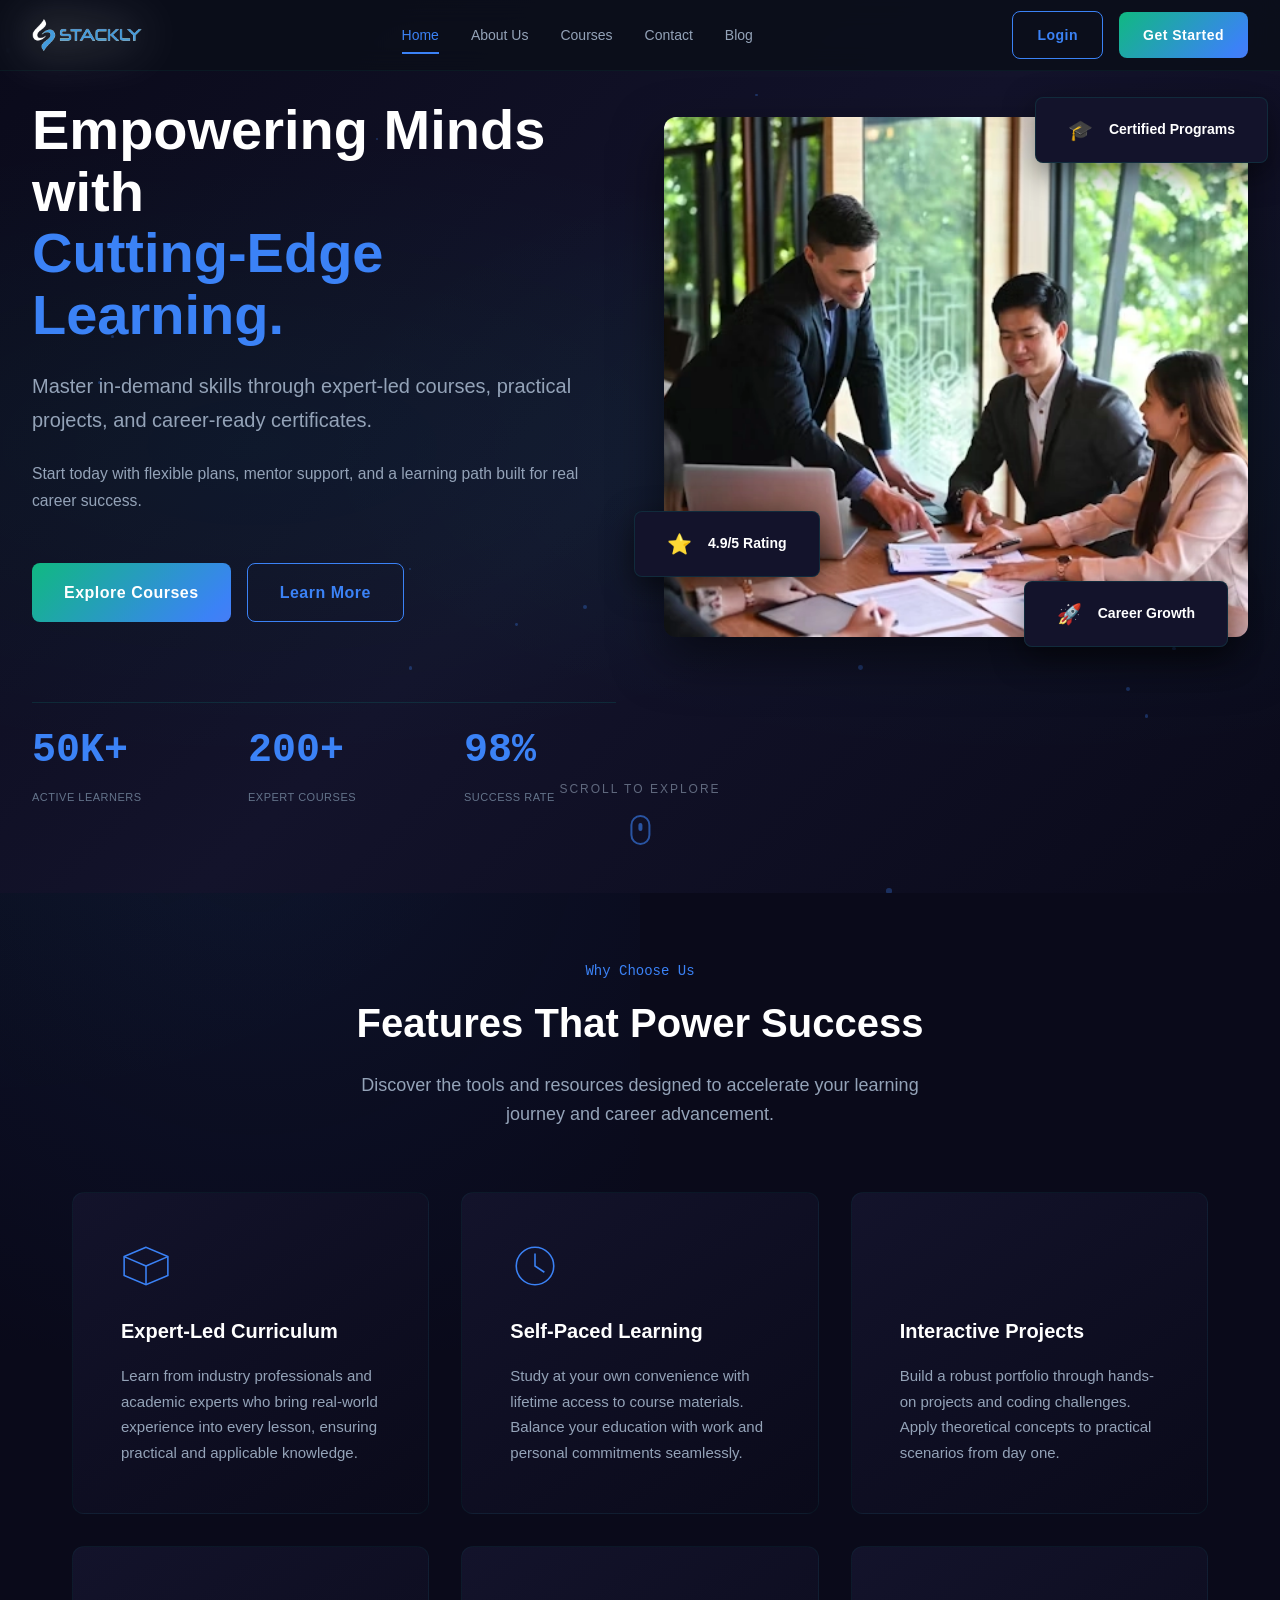
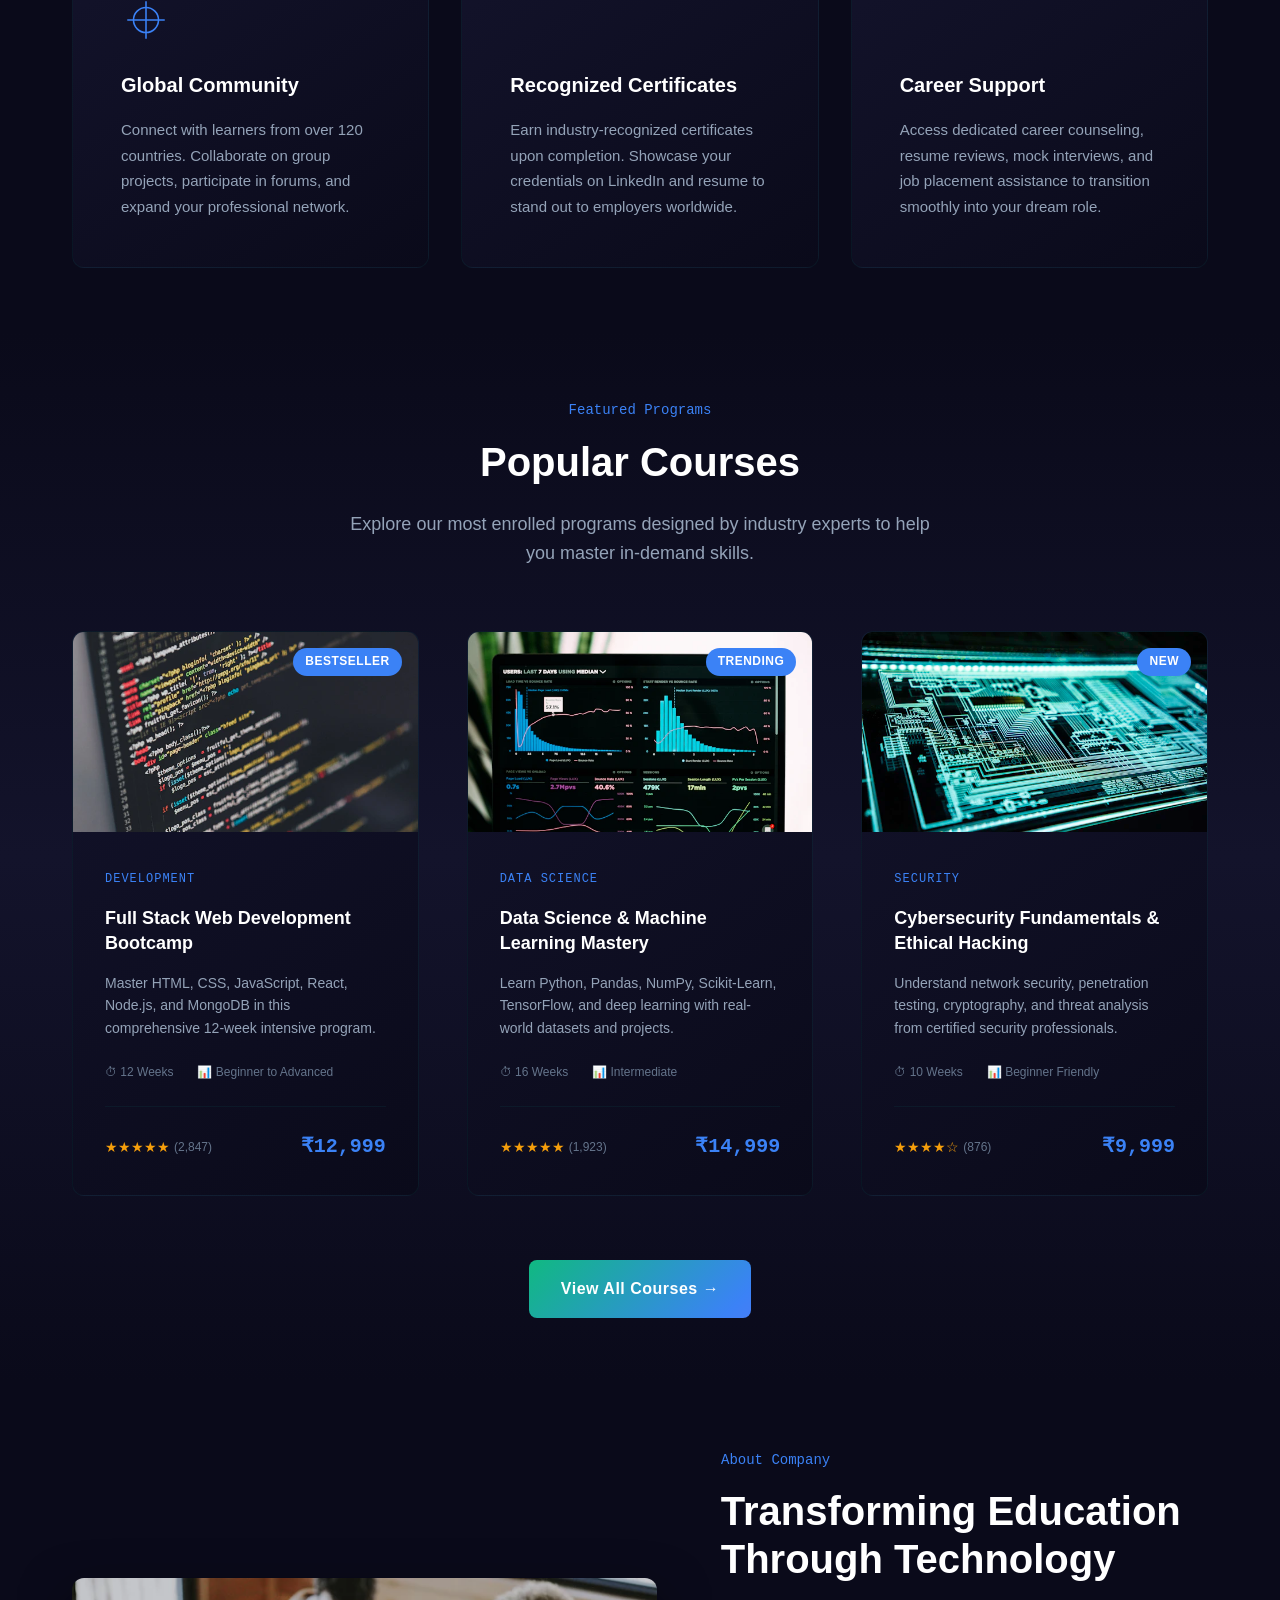
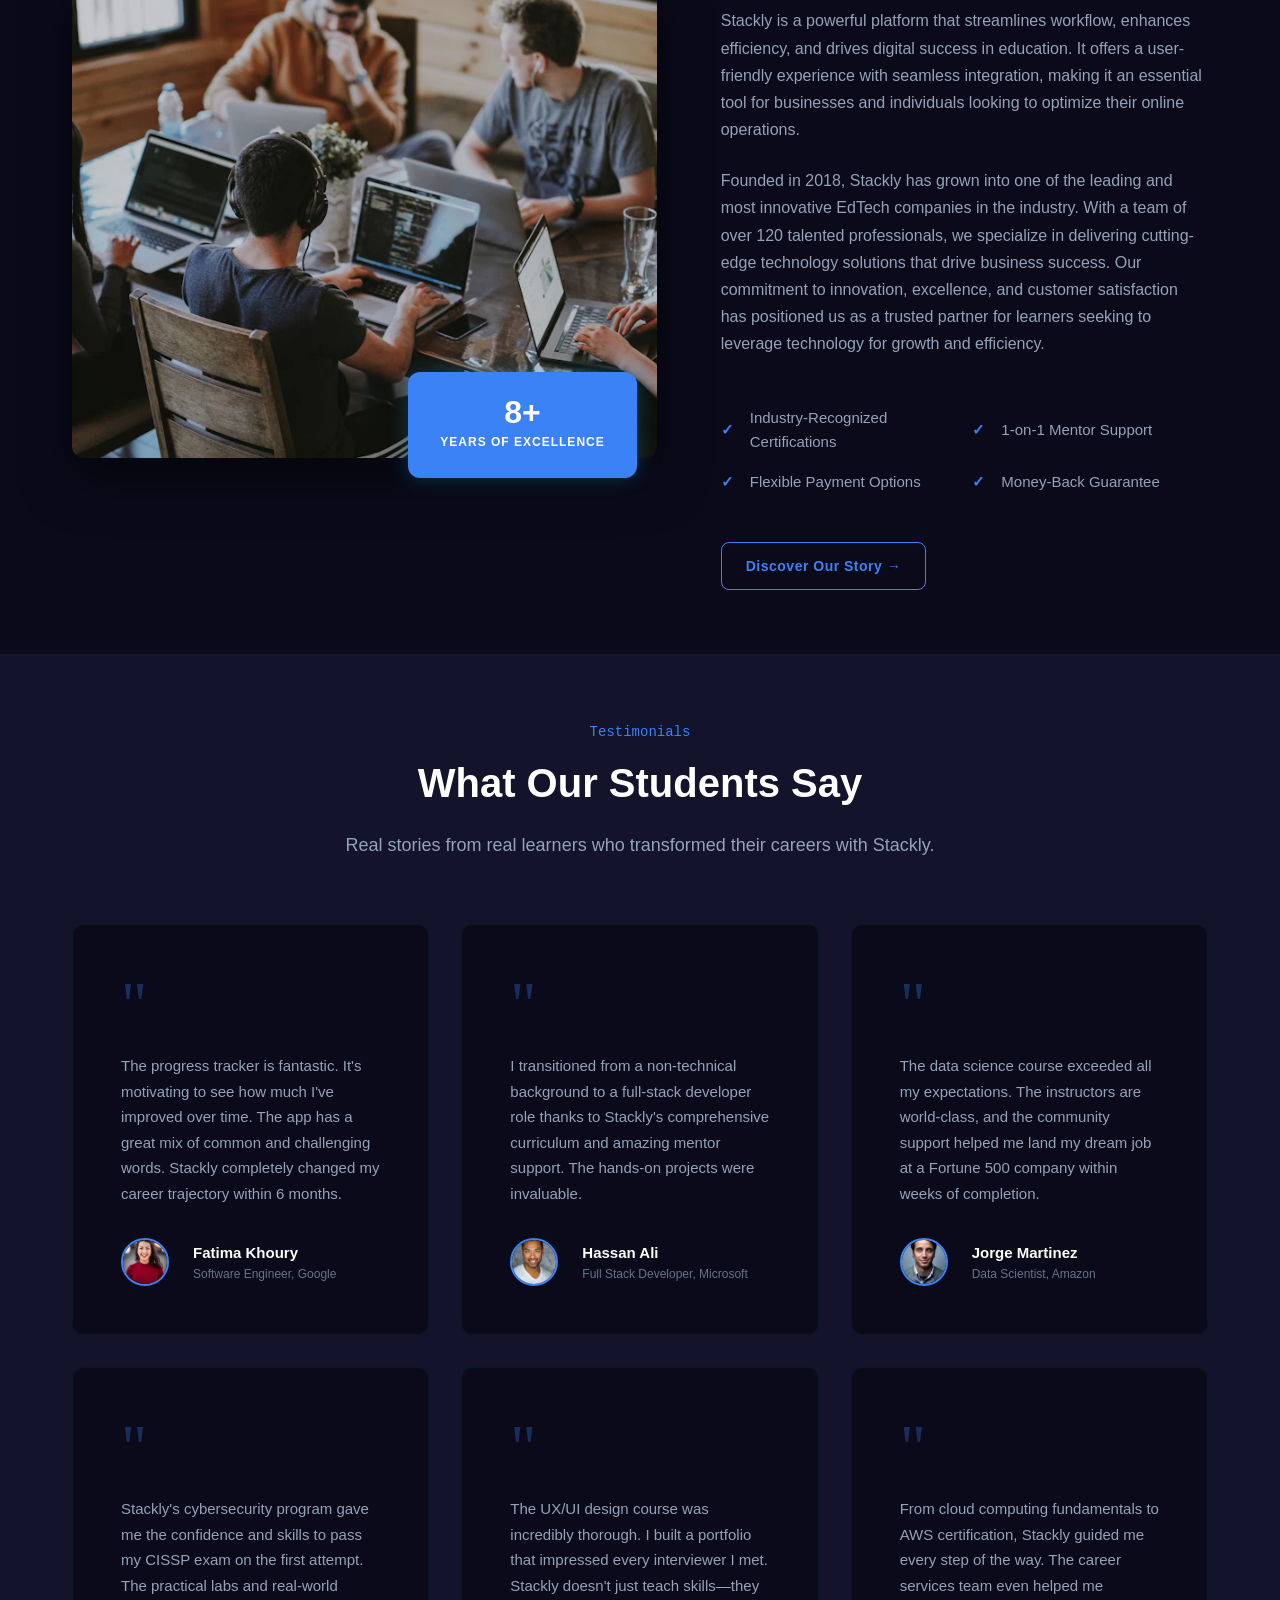
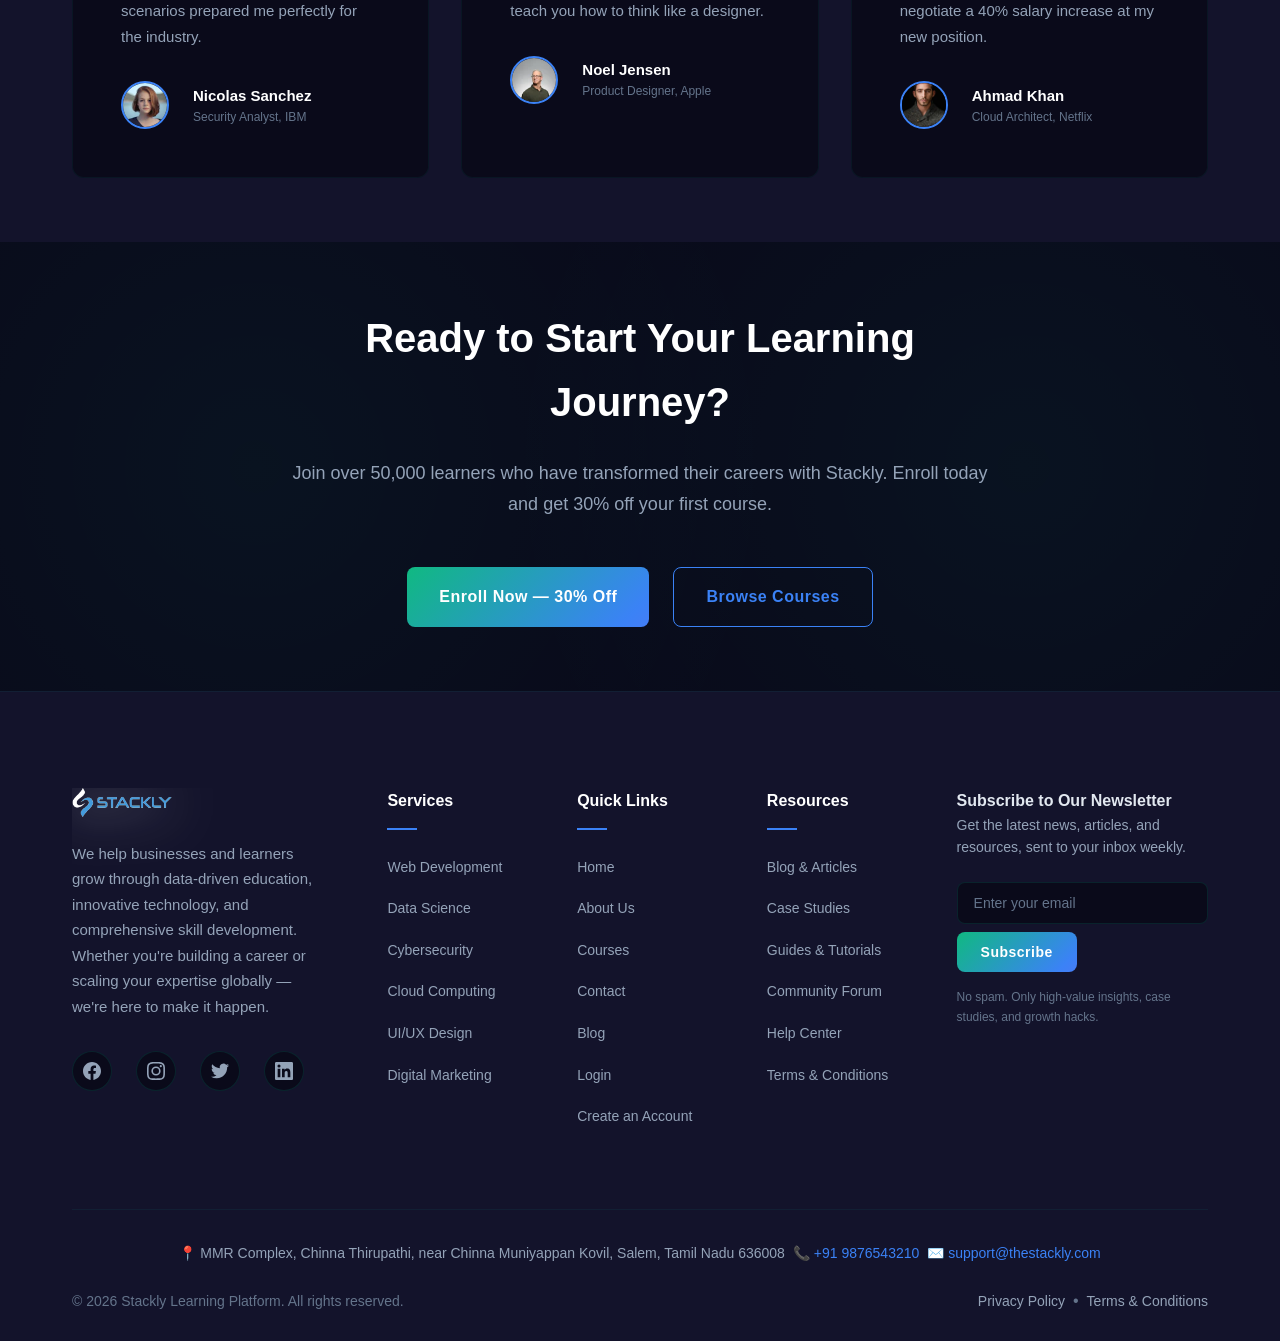
<file: index.html>
<!DOCTYPE html>
<html lang="en">
<head>
    <meta charset="UTF-8">
    <meta name="viewport" content="width=device-width, initial-scale=1.0">
    <title>Stackly - Empowering Your Learning Journey</title>
    <link rel="stylesheet" href="style.css">

</head>
<body>
    
    <div id="stage-loader" class="stage-loader">
        <div class="loader-content">
            <img src="assets/logo.webp" alt="Stackly Logo" class="loader-logo" width="100">
            <div class="loader-spinner">
                <svg viewBox="0 0 100 100" class="spinner-svg">
                    <circle cx="50" cy="50" r="40" class="spinner-track"></circle>
                    <circle cx="50" cy="50" r="40" class="spinner-active"></circle>
                </svg>
            </div>
            <p class="loader-text">Initializing System Protocols...</p>
        </div>
    </div>

    
    <header class="main-header">
        <nav class="navbar">
            <div class="nav-brand">
                <a href="index.html" class="logo-link">
                    <img src="assets/logo.webp" alt="Stackly" class="brand-logo" width="40" height="40">
                    
                </a>
            </div>
            
            <ul class="nav-menu">
                <li class="nav-item">
                    <a href="index.html" class="nav-link active">Home</a>
                </li>
                <li class="nav-item">
                    <a href="about.html" class="nav-link">About Us</a>
                </li>
                <li class="nav-item">
                    <a href="courses.html" class="nav-link">Courses</a>
                </li>
                <li class="nav-item"><a href="contact.html" class="nav-link">Contact</a></li>
                <li class="nav-item"><a href="blog.html" class="nav-link">Blog</a></li>
            </ul>

            <div class="nav-actions">
                <a href="login.html" class="btn btn-outline">Login</a>
                <a href="signup.html" class="btn btn-primary">Get Started</a>
            </div>

            <button class="hamburger-btn" aria-label="Open Menu">
                <span class="hamburger-line"></span>
                <span class="hamburger-line"></span>
                <span class="hamburger-line"></span>
            </button>
        </nav>

        
        <div class="mobile-menu-overlay">
            <div class="mobile-menu-header">
                <a href="index.html" class="mobile-logo-link">
                    <img src="assets/logo.webp" alt="Stackly" width="40">
                    
                </a>
                <button class="mobile-close-btn" aria-label="Close Menu">✕</button>
            </div>
            <div class="mobile-menu-content">
                <ul class="mobile-nav-list">
                    <li><a href="index.html">Home</a></li>
                    <li><a href="about.html">About Us</a></li>
                    <li><a href="courses.html">Courses</a></li>
                    <li><a href="contact.html">Contact</a></li>
                    <li><a href="blog.html">Blog</a></li>
                    <li><a href="login.html">Login</a></li>
                    <li><a href="signup.html" class="btn btn-primary mobile-cta">Get Started Now →</a></li>
                </ul>
                <div class="mobile-contact-info">
                    <h4>Contact Info</h4>
                    <p><a href="tel:+919876543210">📞 +91 9876543210</a></p>
                    <p>📧 support@thestackly.com</p>
                    <p>📍 Stackly, Salem</p>
                </div>
            </div>
        </div>
    </header>

    
    <section id="hero" class="hero-section">
        <div class="hero-bg-layer layer-1"></div>
        <div class="hero-bg-layer layer-2"></div>
        <div class="hero-particles" id="hero-particles"></div>
        
        <div class="hero-content">
            <div class="hero-text">
                <h1 class="hero-title">
                    <span class="title-line">Empowering Minds with</span>
                    <span class="title-line accent">Cutting-Edge Learning.</span>
                </h1>
                <p class="hero-description">
                    Master in-demand skills through expert-led courses, practical projects, and career-ready certificates.
                </p>
                <p class="hero-subtext">
                    Start today with flexible plans, mentor support, and a learning path built for real career success.
                </p>
                <div class="hero-cta-group">
                    <a href="courses.html" class="btn btn-primary btn-large">Explore Courses</a>
                    <a href="about.html" class="btn btn-outline btn-large">Learn More</a>
                </div>
            </div>
            <div class="hero-visual">
                <div class="hero-image-container" id="hero-tilt">
                    <img src="assets/img_266.webp" alt="Students Learning" class="hero-main-image" loading="lazy">
                    <div class="floating-card card-1">
                        <span class="card-icon">🎓</span>
                        <span class="card-text">Certified Programs</span>
                    </div>
                    <div class="floating-card card-2">
                        <span class="card-icon">⭐</span>
                        <span class="card-text">4.9/5 Rating</span>
                    </div>
                    <div class="floating-card card-3">
                        <span class="card-icon">🚀</span>
                        <span class="card-text">Career Growth</span>
                    </div>
                </div>
            </div>
            <div class="hero-stats">
                <div class="stat-item">
                    <span class="stat-number">50K+</span>
                    <span class="stat-label">Active Learners</span>
                </div>
                <div class="stat-item">
                    <span class="stat-number">200+</span>
                    <span class="stat-label">Expert Courses</span>
                </div>
                <div class="stat-item">
                    <span class="stat-number">98%</span>
                    <span class="stat-label">Success Rate</span>
                </div>
            </div>
        </div>
    </div>
        <div class="hero-scroll-indicator">
            <span class="scroll-text">Scroll to explore</span>
            <div class="scroll-arrow"></div>
        </div>
    </section>

    
    <section id="features" class="features-section section-reveal">
        <div class="container">
            <div class="section-header">
                <span class="section-tag">Why Choose Us</span>
                <h2 class="section-title">Features That Power Success</h2>
                <p class="section-subtitle">Discover the tools and resources designed to accelerate your learning journey and career advancement.</p>
            </div>
            
            <div class="features-grid">
                <div class="feature-card" data-tilt>
                    <div class="feature-icon">
                        <svg viewBox="0 0 64 64" fill="none" stroke="currentColor" stroke-width="2">
                            <path d="M32 8L4 20v24l28 12 28-12V20L32 8z"/>
                            <path d="M32 32v24"/>
                            <path d="M32 32L4 20"/>
                            <path d="M32 32l28-12"/>
                        </svg>
                    </div>
                    <h3 class="feature-title">Expert-Led Curriculum</h3>
                    <p class="feature-desc">Learn from industry professionals and academic experts who bring real-world experience into every lesson, ensuring practical and applicable knowledge.</p>
                </div>
                
                <div class="feature-card" data-tilt>
                    <div class="feature-icon">
                        <svg viewBox="0 0 64 64" fill="none" stroke="currentColor" stroke-width="2">
                            <circle cx="32" cy="32" r="24"/>
                            <path d="M32 16v16l12 8"/>
                        </svg>
                    </div>
                    <h3 class="feature-title">Self-Paced Learning</h3>
                    <p class="feature-desc">Study at your own convenience with lifetime access to course materials. Balance your education with work and personal commitments seamlessly.</p>
                </div>
                
                <div class="feature-card" data-tilt>
                    <div class="feature-icon">
                        <svg viewBox="0 0 64 64" fill="none" stroke="currentColor" stroke-width="2">
                            <rect x="8" y="8" width="48" height="48" rx="4"/>
                            <path d="M20 32h24"/>
                            <path d="M32 20v24"/>
                        </svg>
                    </div>
                    <h3 class="feature-title">Interactive Projects</h3>
                    <p class="feature-desc">Build a robust portfolio through hands-on projects and coding challenges. Apply theoretical concepts to practical scenarios from day one.</p>
                </div>
                
                <div class="feature-card" data-tilt>
                    <div class="feature-icon">
                        <svg viewBox="0 0 64 64" fill="none" stroke="currentColor" stroke-width="2">
                            <path d="M32 8v48M8 32h48"/>
                            <circle cx="32" cy="32" r="16"/>
                        </svg>
                    </div>
                    <h3 class="feature-title">Global Community</h3>
                    <p class="feature-desc">Connect with learners from over 120 countries. Collaborate on group projects, participate in forums, and expand your professional network.</p>
                </div>
                
                <div class="feature-card" data-tilt>
                    <div class="feature-icon">
                        <svg viewBox="0 0 64 64" fill="none" stroke="currentColor" stroke-width="2">
                            <path d="M16 48V16l16-8 16 8v32l-16 8z"/>
                            <path d="M32 8v48"/>
                            <path d="M16 24l16 8 16-8"/>
                        </svg>
                    </div>
                    <h3 class="feature-title">Recognized Certificates</h3>
                    <p class="feature-desc">Earn industry-recognized certificates upon completion. Showcase your credentials on LinkedIn and resume to stand out to employers worldwide.</p>
                </div>
                
                <div class="feature-card" data-tilt>
                    <div class="feature-icon">
                        <svg viewBox="0 0 64 64" fill="none" stroke="currentColor" stroke-width="2">
                            <path d="M12 52V20l20-12 20 12v32l-20 12z"/>
                            <path d="M32 8v48"/>
                            <path d="M12 20l20 12 20-12"/>
                        </svg>
                    </div>
                    <h3 class="feature-title">Career Support</h3>
                    <p class="feature-desc">Access dedicated career counseling, resume reviews, mock interviews, and job placement assistance to transition smoothly into your dream role.</p>
                </div>
            </div>
        </div>
    </section>

    
    <section id="courses" class="courses-preview-section section-reveal">
        <div class="container">
            <div class="section-header">
                <span class="section-tag">Featured Programs</span>
                <h2 class="section-title">Popular Courses</h2>
                <p class="section-subtitle">Explore our most enrolled programs designed by industry experts to help you master in-demand skills.</p>
            </div>
            
            <div class="courses-preview-grid">
                <article class="course-preview-card">
                    <div class="course-image-wrap">
                        <img src="assets/img_38.webp" alt="Full Stack Development" class="course-thumb" loading="lazy">
                        <span class="course-badge">Bestseller</span>
                    </div>
                    <div class="course-content">
                        <span class="course-category">Development</span>
                        <h3 class="course-title">Full Stack Web Development Bootcamp</h3>
                        <p class="course-desc">Master HTML, CSS, JavaScript, React, Node.js, and MongoDB in this comprehensive 12-week intensive program.</p>
                        <div class="course-meta">
                            <span class="course-duration">⏱ 12 Weeks</span>
                            <span class="course-level">📊 Beginner to Advanced</span>
                        </div>
                        <div class="course-footer">
                            <div class="course-rating">
                                <span class="stars">★★★★★</span>
                                <span class="rating-count">(2,847)</span>
                            </div>
                            <span class="course-price">₹12,999</span>
                        </div>
                    </div>
                </article>
                
                <article class="course-preview-card">
                    <div class="course-image-wrap">
                        <img src="assets/img_39.webp" alt="Data Science" class="course-thumb" loading="lazy">
                        <span class="course-badge">Trending</span>
                    </div>
                    <div class="course-content">
                        <span class="course-category">Data Science</span>
                        <h3 class="course-title">Data Science & Machine Learning Mastery</h3>
                        <p class="course-desc">Learn Python, Pandas, NumPy, Scikit-Learn, TensorFlow, and deep learning with real-world datasets and projects.</p>
                        <div class="course-meta">
                            <span class="course-duration">⏱ 16 Weeks</span>
                            <span class="course-level">📊 Intermediate</span>
                        </div>
                        <div class="course-footer">
                            <div class="course-rating">
                                <span class="stars">★★★★★</span>
                                <span class="rating-count">(1,923)</span>
                            </div>
                            <span class="course-price">₹14,999</span>
                        </div>
                    </div>
                </article>
                
                <article class="course-preview-card">
                    <div class="course-image-wrap">
                        <img src="assets/img_40.webp" alt="Cybersecurity" class="course-thumb" loading="lazy">
                        <span class="course-badge">New</span>
                    </div>
                    <div class="course-content">
                        <span class="course-category">Security</span>
                        <h3 class="course-title">Cybersecurity Fundamentals & Ethical Hacking</h3>
                        <p class="course-desc">Understand network security, penetration testing, cryptography, and threat analysis from certified security professionals.</p>
                        <div class="course-meta">
                            <span class="course-duration">⏱ 10 Weeks</span>
                            <span class="course-level">📊 Beginner Friendly</span>
                        </div>
                        <div class="course-footer">
                            <div class="course-rating">
                                <span class="stars">★★★★☆</span>
                                <span class="rating-count">(876)</span>
                            </div>
                            <span class="course-price">₹9,999</span>
                        </div>
                    </div>
                </article>
            </div>
            
            <div class="section-cta">
                <a href="courses.html" class="btn btn-primary btn-large">View All Courses →</a>
            </div>
        </div>
    </section>

    
    <section id="about-preview" class="about-preview-section section-reveal">
        <div class="container">
            <div class="about-preview-grid">
                <div class="about-preview-image">
                    <img src="assets/img_41.webp" alt="Stackly Team" class="about-img" loading="lazy">
                    <div class="experience-badge">
                        <span class="exp-number">8+</span>
                        <span class="exp-text">Years of Excellence</span>
                    </div>
                </div>
                <div class="about-preview-content">
                    <span class="section-tag">About Company</span>
                    <h2 class="section-title">Transforming Education Through Technology</h2>
                    <p class="about-text">
                        Stackly is a powerful platform that streamlines workflow, enhances efficiency, and drives digital success in education. It offers a user-friendly experience with seamless integration, making it an essential tool for businesses and individuals looking to optimize their online operations.
                    </p>
                    <p class="about-text">
                        Founded in 2018, Stackly has grown into one of the leading and most innovative EdTech companies in the industry. With a team of over 120 talented professionals, we specialize in delivering cutting-edge technology solutions that drive business success. Our commitment to innovation, excellence, and customer satisfaction has positioned us as a trusted partner for learners seeking to leverage technology for growth and efficiency.
                    </p>
                    <div class="about-highlights">
                        <div class="highlight-item">
                            <span class="highlight-icon">✓</span>
                            <span>Industry-Recognized Certifications</span>
                        </div>
                        <div class="highlight-item">
                            <span class="highlight-icon">✓</span>
                            <span>1-on-1 Mentor Support</span>
                        </div>
                        <div class="highlight-item">
                            <span class="highlight-icon">✓</span>
                            <span>Flexible Payment Options</span>
                        </div>
                        <div class="highlight-item">
                            <span class="highlight-icon">✓</span>
                            <span>Money-Back Guarantee</span>
                        </div>
                    </div>
                    <a href="about.html" class="btn btn-outline">Discover Our Story →</a>
                </div>
            </div>
        </div>
    </section>

    
    <section id="testimonials" class="testimonials-section section-reveal">
        <div class="container">
            <div class="section-header">
                <span class="section-tag">Testimonials</span>
                <h2 class="section-title">What Our Students Say</h2>
                <p class="section-subtitle">Real stories from real learners who transformed their careers with Stackly.</p>
            </div>
            
            <div class="testimonials-grid">
                <article class="testimonial-card">
                    <div class="testimonial-quote">"</div>
                    <p class="testimonial-text">The progress tracker is fantastic. It's motivating to see how much I've improved over time. The app has a great mix of common and challenging words. Stackly completely changed my career trajectory within 6 months.</p>
                    <div class="testimonial-author">
                        <img src="assets/img_42.webp" alt="Fatima Khoury" class="author-avatar" loading="lazy">
                        <div class="author-info">
                            <h4 class="author-name">Fatima Khoury</h4>
                            <span class="author-role">Software Engineer, Google</span>
                        </div>
                    </div>
                </article>
                
                <article class="testimonial-card">
                    <div class="testimonial-quote">"</div>
                    <p class="testimonial-text">I transitioned from a non-technical background to a full-stack developer role thanks to Stackly's comprehensive curriculum and amazing mentor support. The hands-on projects were invaluable.</p>
                    <div class="testimonial-author">
                        <img src="assets/img_43.webp" alt="Hassan Ali" class="author-avatar" loading="lazy">
                        <div class="author-info">
                            <h4 class="author-name">Hassan Ali</h4>
                            <span class="author-role">Full Stack Developer, Microsoft</span>
                        </div>
                    </div>
                </article>
                
                <article class="testimonial-card">
                    <div class="testimonial-quote">"</div>
                    <p class="testimonial-text">The data science course exceeded all my expectations. The instructors are world-class, and the community support helped me land my dream job at a Fortune 500 company within weeks of completion.</p>
                    <div class="testimonial-author">
                        <img src="assets/img_44.webp" alt="Jorge Martinez" class="author-avatar" loading="lazy">
                        <div class="author-info">
                            <h4 class="author-name">Jorge Martinez</h4>
                            <span class="author-role">Data Scientist, Amazon</span>
                        </div>
                    </div>
                </article>
                
                <article class="testimonial-card">
                    <div class="testimonial-quote">"</div>
                    <p class="testimonial-text">Stackly's cybersecurity program gave me the confidence and skills to pass my CISSP exam on the first attempt. The practical labs and real-world scenarios prepared me perfectly for the industry.</p>
                    <div class="testimonial-author">
                        <img src="assets/img_45.webp" alt="Nicolas Sanchez" class="author-avatar" loading="lazy">
                        <div class="author-info">
                            <h4 class="author-name">Nicolas Sanchez</h4>
                            <span class="author-role">Security Analyst, IBM</span>
                        </div>
                    </div>
                </article>
                
                <article class="testimonial-card">
                    <div class="testimonial-quote">"</div>
                    <p class="testimonial-text">The UX/UI design course was incredibly thorough. I built a portfolio that impressed every interviewer I met. Stackly doesn't just teach skills—they teach you how to think like a designer.</p>
                    <div class="testimonial-author">
                        <img src="assets/img_46.webp" alt="Noel Jensen" class="author-avatar" loading="lazy">
                        <div class="author-info">
                            <h4 class="author-name">Noel Jensen</h4>
                            <span class="author-role">Product Designer, Apple</span>
                        </div>
                    </div>
                </article>
                
                <article class="testimonial-card">
                    <div class="testimonial-quote">"</div>
                    <p class="testimonial-text">From cloud computing fundamentals to AWS certification, Stackly guided me every step of the way. The career services team even helped me negotiate a 40% salary increase at my new position.</p>
                    <div class="testimonial-author">
                        <img src="assets/img_47.webp" alt="Ahmad Khan" class="author-avatar" loading="lazy">
                        <div class="author-info">
                            <h4 class="author-name">Ahmad Khan</h4>
                            <span class="author-role">Cloud Architect, Netflix</span>
                        </div>
                    </div>
                </article>
            </div>
        </div>
    </section>

    
    <section class="cta-section section-reveal">
        <div class="cta-bg-pattern"></div>
        <div class="container">
            <div class="cta-content">
                <h2 class="cta-title">Ready to Start Your Learning Journey?</h2>
                <p class="cta-desc">Join over 50,000 learners who have transformed their careers with Stackly. Enroll today and get 30% off your first course.</p>
                <div class="cta-buttons">
                    <a href="signup.html" class="btn btn-primary btn-large">Enroll Now — 30% Off</a>
                    <a href="courses.html" class="btn btn-outline btn-large">Browse Courses</a>
                </div>
            </div>
        </div>
    </section>

    
    <footer class="main-footer">
        <div class="container">
            <div class="footer-grid">
                <div class="footer-brand">
                    <a href="index.html" class="footer-logo-link">
                        <img src="assets/logo.webp" alt="Stackly" width="50" class="footer-logo">
                        
                    </a>
                    <p class="footer-desc">We help businesses and learners grow through data-driven education, innovative technology, and comprehensive skill development. Whether you're building a career or scaling your expertise globally — we're here to make it happen.</p>
                    <div class="footer-social">
                        <a href="404.html" class="social-icon" aria-label="Facebook">
                            <svg viewBox="0 0 24 24" fill="currentColor"><path d="M24 12.073c0-6.627-5.373-12-12-12s-12 5.373-12 12c0 5.99 4.388 10.954 10.125 11.854v-8.385H7.078v-3.47h3.047V9.43c0-3.007 1.792-4.669 4.533-4.669 1.312 0 2.686.235 2.686.235v2.953H15.83c-1.491 0-1.956.925-1.956 1.874v2.25h3.328l-.532 3.47h-2.796v8.385C19.612 23.027 24 18.062 24 12.073z"/></svg>
                        </a>
                        <a href="404.html" class="social-icon" aria-label="Instagram">
                            <svg viewBox="0 0 24 24" fill="currentColor"><path d="M12 2.163c3.204 0 3.584.012 4.85.07 3.252.148 4.771 1.691 4.919 4.919.058 1.265.069 1.645.069 4.849 0 3.205-.012 3.584-.069 4.849-.149 3.225-1.664 4.771-4.919 4.919-1.266.058-1.644.07-4.85.07-3.204 0-3.584-.012-4.849-.07-3.26-.149-4.771-1.699-4.919-4.92-.058-1.265-.07-1.644-.07-4.849 0-3.204.013-3.583.07-4.849.149-3.227 1.664-4.771 4.919-4.919 1.266-.057 1.645-.069 4.849-.069zM12 0C8.741 0 8.333.014 7.053.072 2.695.272.273 2.69.073 7.052.014 8.333 0 8.741 0 12c0 3.259.014 3.668.072 4.948.2 4.358 2.618 6.78 6.98 6.98C8.333 23.986 8.741 24 12 24c3.259 0 3.668-.014 4.948-.072 4.354-.2 6.782-2.618 6.979-6.98.059-1.28.073-1.689.073-4.948 0-3.259-.014-3.667-.072-4.947-.196-4.354-2.617-6.78-6.979-6.98C15.668.014 15.259 0 12 0zm0 5.838a6.162 6.162 0 100 12.324 6.162 6.162 0 000-12.324zM12 16a4 4 0 110-8 4 4 0 010 8zm6.406-11.845a1.44 1.44 0 100 2.881 1.44 1.44 0 000-2.881z"/></svg>
                        </a>
                        <a href="404.html" class="social-icon" aria-label="Twitter">
                            <svg viewBox="0 0 24 24" fill="currentColor"><path d="M23.953 4.57a10 10 0 01-2.825.775 4.958 4.958 0 002.163-2.723c-.951.555-2.005.959-3.127 1.184a4.92 4.92 0 00-8.384 4.482C7.69 8.095 4.067 6.13 1.64 3.162a4.822 4.822 0 00-.666 2.475c0 1.71.87 3.213 2.188 4.096a4.904 4.904 0 01-2.228-.616v.06a4.923 4.923 0 003.946 4.827 4.996 4.996 0 01-2.212.085 4.936 4.936 0 004.604 3.417 9.867 9.867 0 01-6.102 2.105c-.39 0-.779-.023-1.17-.067a13.995 13.995 0 007.557 2.209c9.053 0 13.998-7.496 13.998-13.985 0-.21 0-.42-.015-.63A9.935 9.935 0 0024 4.59z"/></svg>
                        </a>
                        <a href="404.html" class="social-icon" aria-label="LinkedIn">
                            <svg viewBox="0 0 24 24" fill="currentColor"><path d="M20.447 20.452h-3.554v-5.569c0-1.328-.027-3.037-1.852-3.037-1.853 0-2.136 1.445-2.136 2.939v5.667H9.351V9h3.414v1.561h.046c.477-.9 1.637-1.85 3.37-1.85 3.601 0 4.267 2.37 4.267 5.455v6.286zM5.337 7.433a2.062 2.062 0 01-2.063-2.065 2.064 2.064 0 112.063 2.065zm1.782 13.019H3.555V9h3.564v11.452zM22.225 0H1.771C.792 0 0 .774 0 1.729v20.542C0 23.227.792 24 1.771 24h20.451C23.2 24 24 23.227 24 22.271V1.729C24 .774 23.2 0 22.222 0h.003z"/></svg>
                        </a>
                    </div>
                </div>
                
                <div class="footer-links-col">
                    <h4 class="footer-col-title">Services</h4>
                    <ul class="footer-links">
                        <li><a href="courses.html">Web Development</a></li>
                        <li><a href="courses.html">Data Science</a></li>
                        <li><a href="courses.html">Cybersecurity</a></li>
                        <li><a href="courses.html">Cloud Computing</a></li>
                        <li><a href="courses.html">UI/UX Design</a></li>
                        <li><a href="courses.html">Digital Marketing</a></li>
                    </ul>
                </div>
                
                <div class="footer-links-col">
                    <h4 class="footer-col-title">Quick Links</h4>
                    <ul class="footer-links">
                        <li><a href="index.html">Home</a></li>
                        <li><a href="about.html">About Us</a></li>
                        <li><a href="courses.html">Courses</a></li>
                        <li><a href="contact.html">Contact</a></li>
                        <li><a href="blog.html">Blog</a></li>
                        <li><a href="login.html">Login</a></li>
                        <li><a href="signup.html">Create an Account</a></li>
                    </ul>
                </div>
                
                <div class="footer-links-col">
                    <h4 class="footer-col-title">Resources</h4>
                    <ul class="footer-links">
                        <li><a href="404.html">Blog & Articles</a></li>
                        <li><a href="404.html">Case Studies</a></li>
                        <li><a href="404.html">Guides & Tutorials</a></li>
                        <li><a href="404.html">Community Forum</a></li>
                        <li><a href="404.html">Help Center</a></li>
                        <li><a href="404.html">Terms & Conditions</a></li>
                    </ul>
                </div>
                
                <div class="footer-newsletter">
                    <h4 class="footer-col-title">Subscribe to Our Newsletter</h4>
                    <p class="newsletter-desc">Get the latest news, articles, and resources, sent to your inbox weekly.</p>
                    <form class="newsletter-form" action="404.html">
                        <input type="email" class="newsletter-input" placeholder="Enter your email" required>
                        <button type="submit" class="btn btn-primary newsletter-btn">Subscribe</button>
                    </form>
                    <p class="newsletter-note">No spam. Only high-value insights, case studies, and growth hacks.</p>
                </div>
            </div>
            
            <div class="footer-bottom">
                <div class="footer-contact-bar">
                    <span>📍 MMR Complex, Chinna Thirupathi, near Chinna Muniyappan Kovil, Salem, Tamil Nadu 636008</span>
                    <span>📞 <a href="tel:+919876543210">+91 9876543210</a></span>
                    <span>✉️ <a href="mailto:support@thestackly.com">support@thestackly.com</a></span>
                </div>
                <div class="footer-copyright">
                    <p>© 2026 Stackly Learning Platform. All rights reserved.</p>
                    <div class="footer-legal-links">
                        <a href="404.html">Privacy Policy</a>
                        <span>•</span>
                        <a href="404.html">Terms & Conditions</a>
                    </div>
                </div>
            </div>
        </div>
    </footer>

    <script src="script.js"></script>
</body>
</html>
</file>
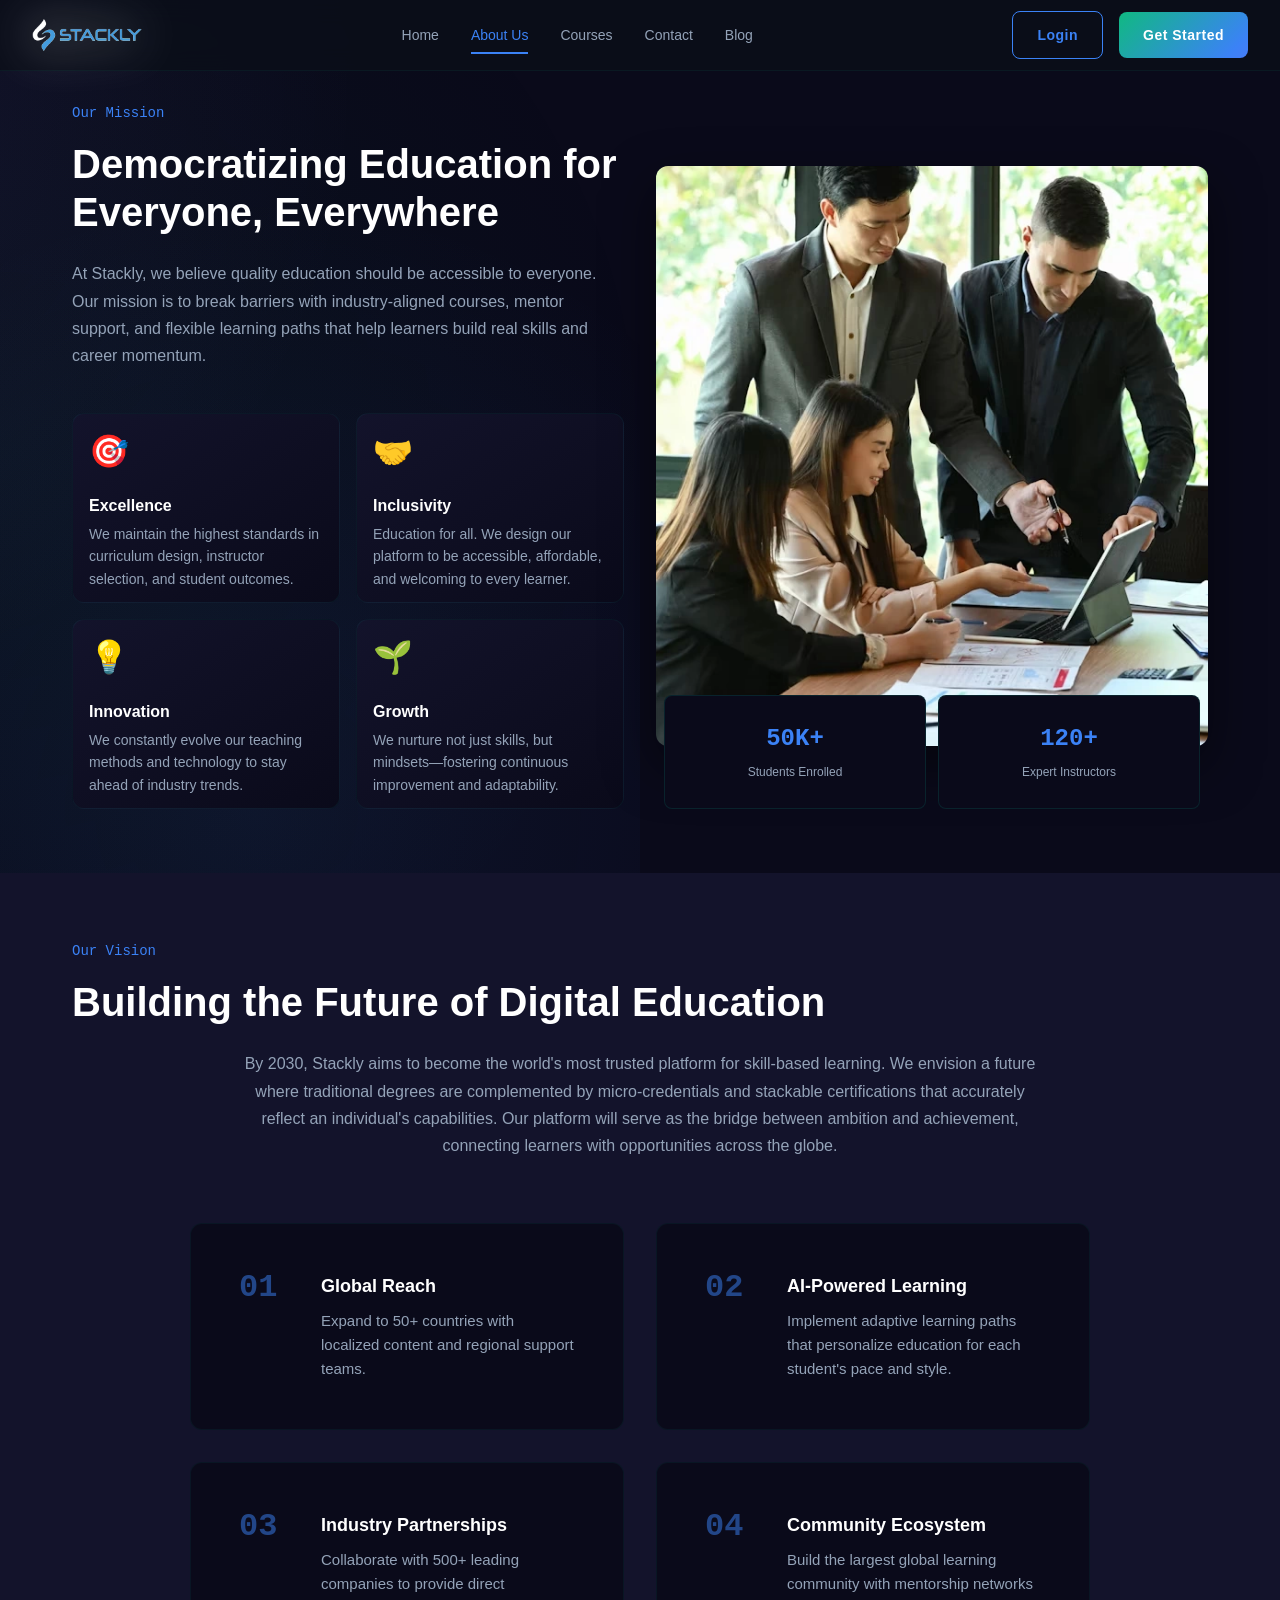
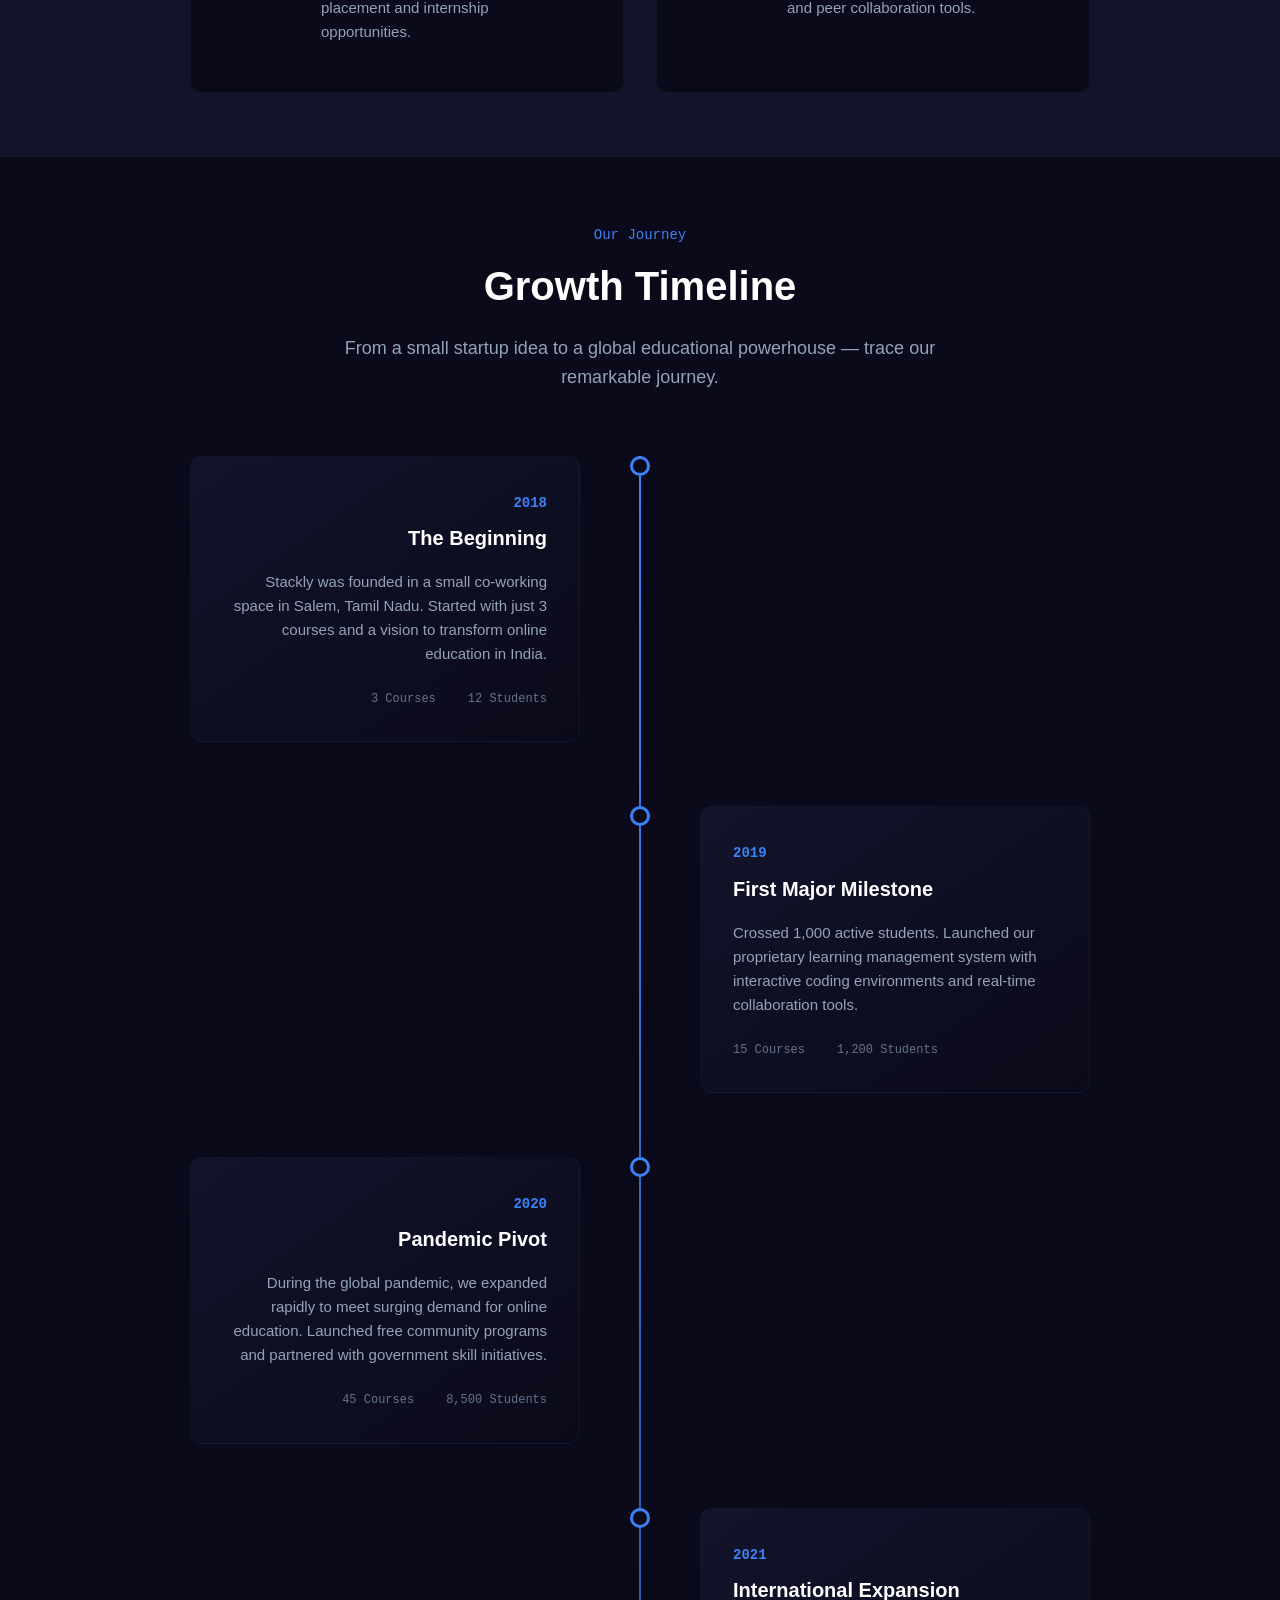
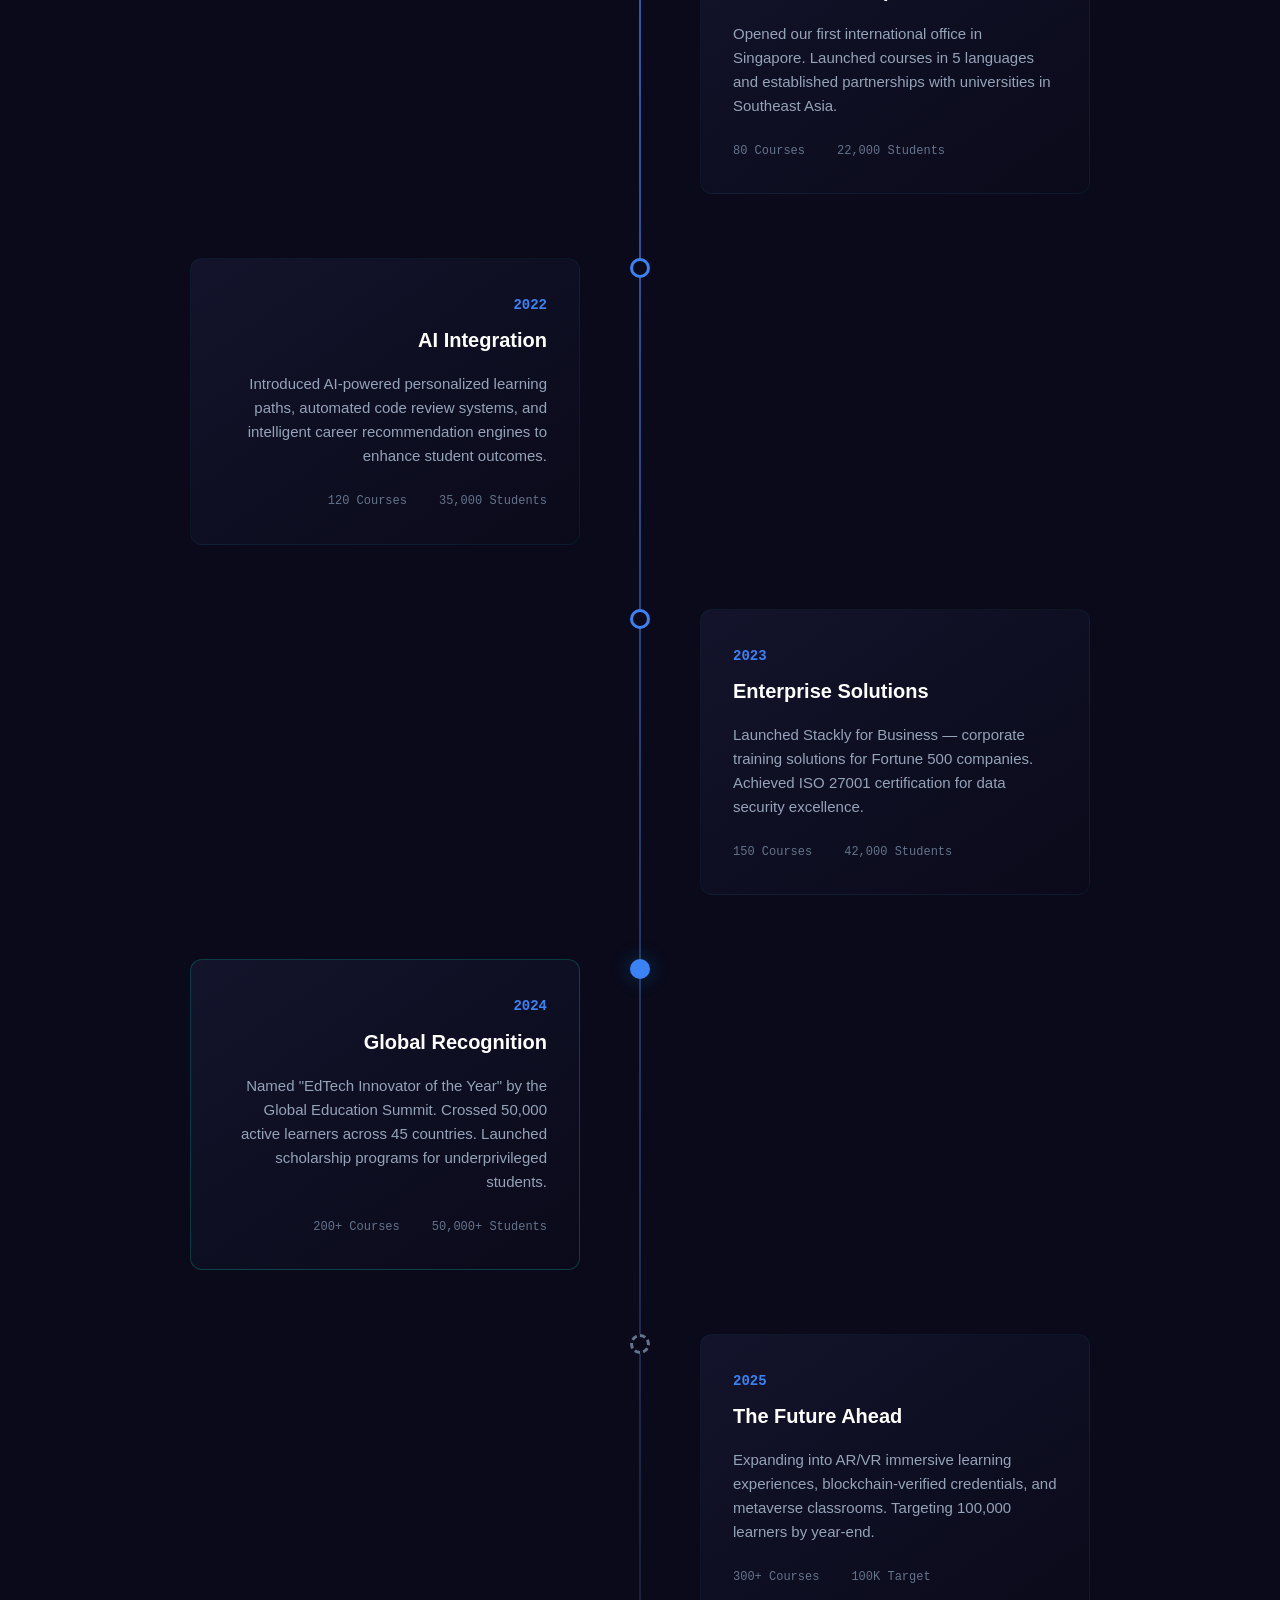
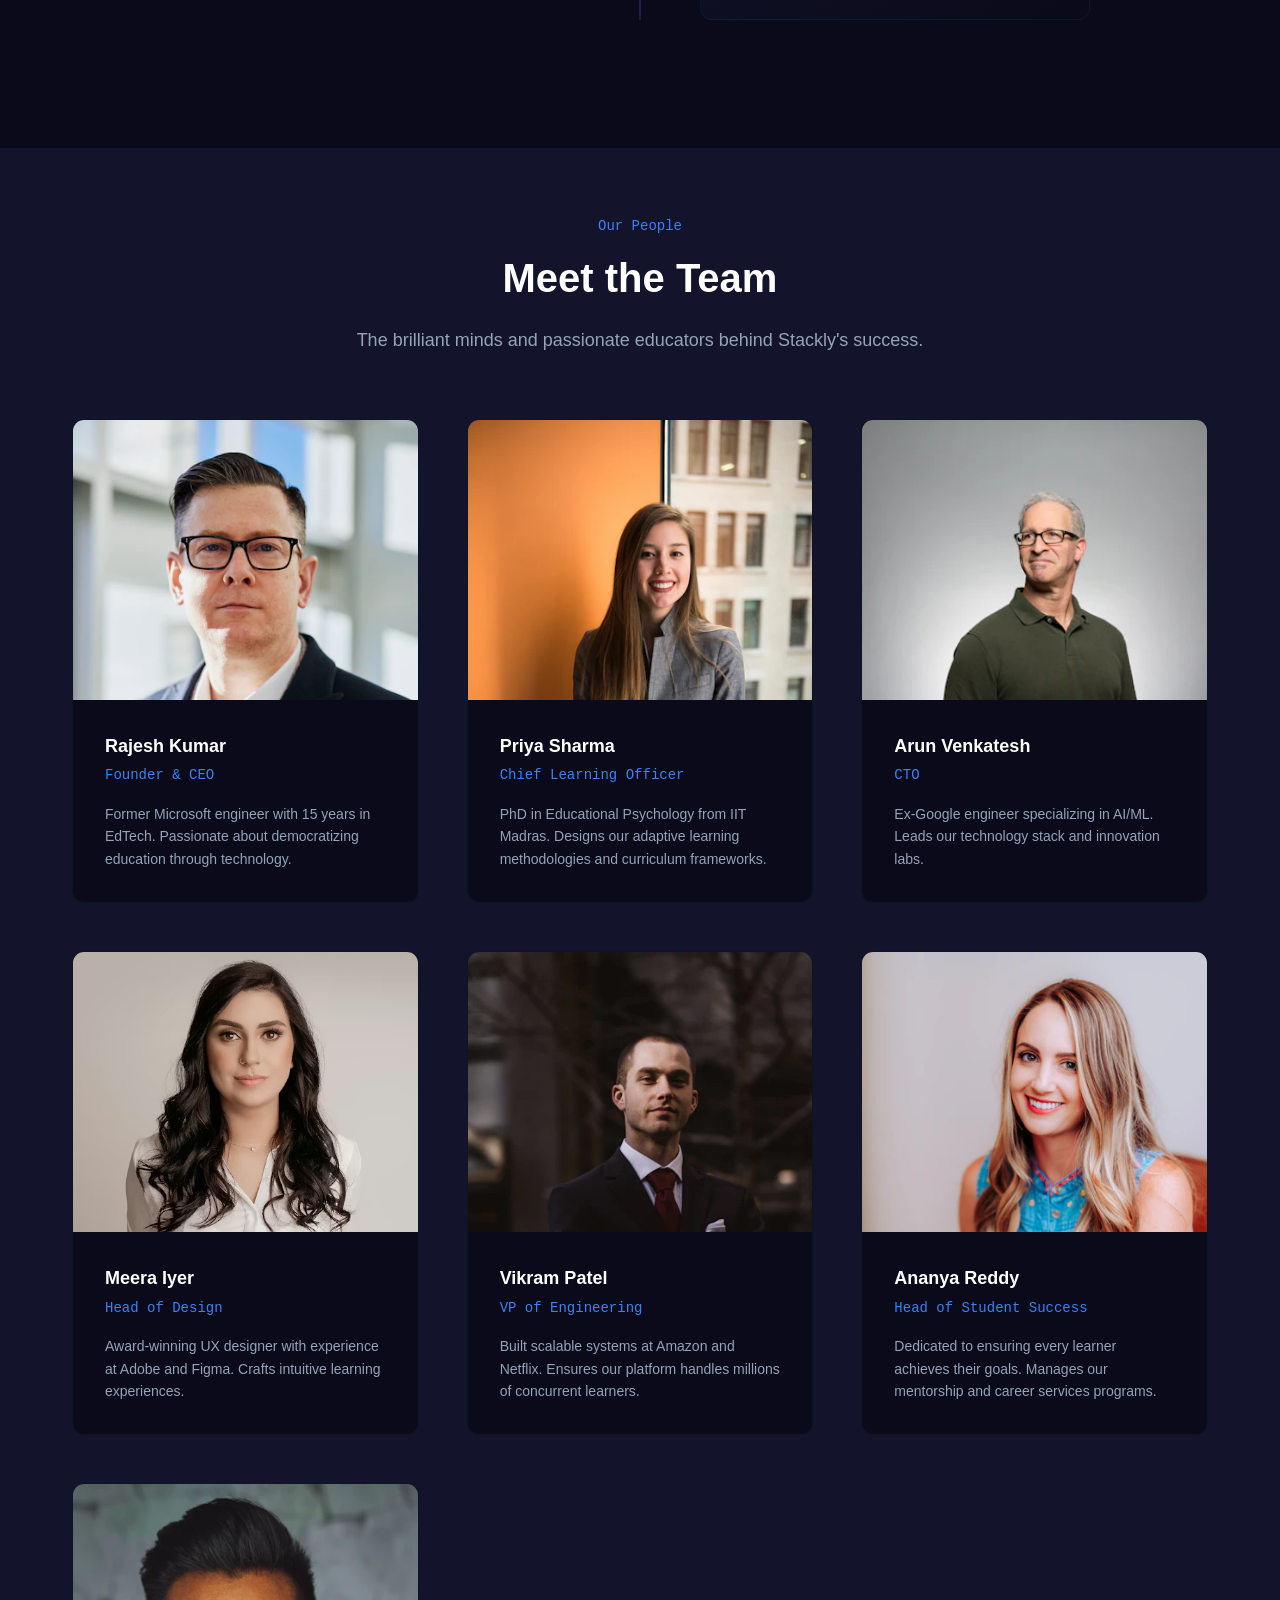
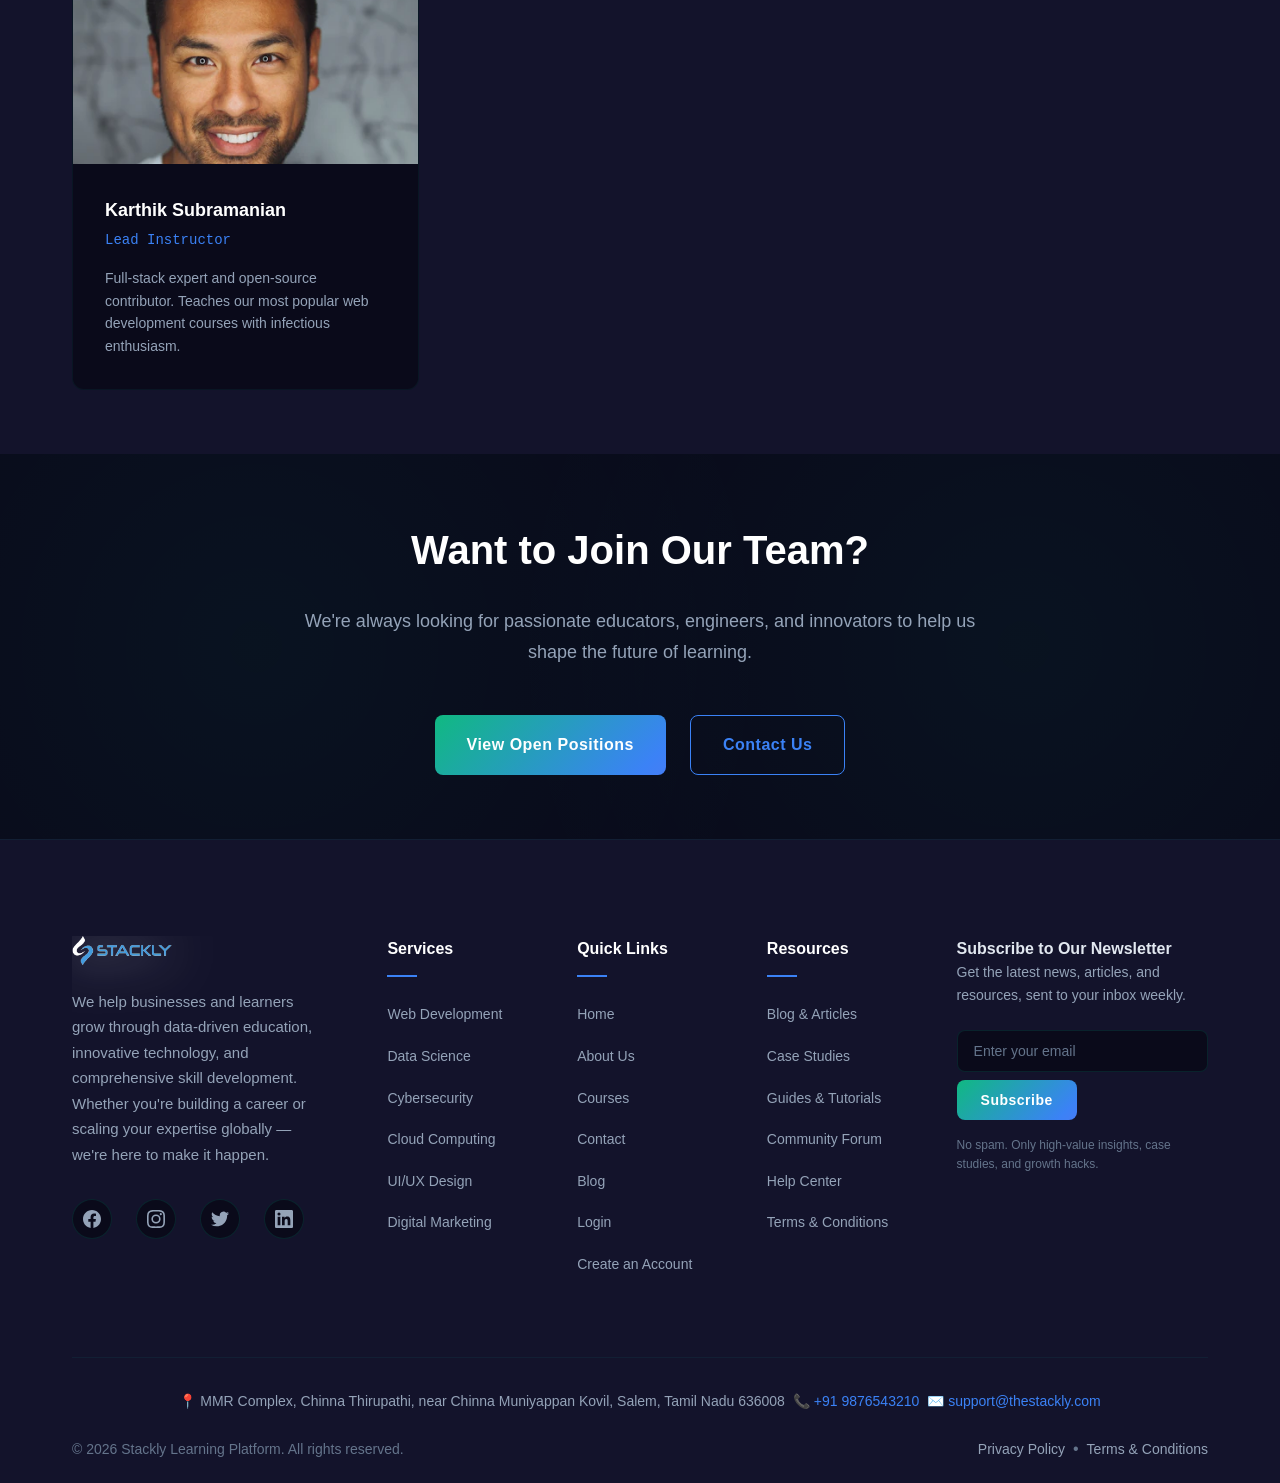
<file: about.html>
<!DOCTYPE html>
<html lang="en">
<head>
    <meta charset="UTF-8">
    <meta name="viewport" content="width=device-width, initial-scale=1.0">
    <title>About Us - Stackly | Our Mission, Team & Journey</title>
    <link rel="stylesheet" href="style.css">
</head>
<body>
    
    <div id="stage-loader" class="stage-loader">
        <div class="loader-content">
            <img src="assets/logo.webp" alt="Stackly Logo" class="loader-logo" width="100">
            <div class="loader-spinner">
                <svg viewBox="0 0 100 100" class="spinner-svg">
                    <circle cx="50" cy="50" r="40" class="spinner-track"></circle>
                    <circle cx="50" cy="50" r="40" class="spinner-active"></circle>
                </svg>
            </div>
            <p class="loader-text">Loading About Stackly...</p>
        </div>
    </div>

    
    <header class="main-header">
        <nav class="navbar">
            <div class="nav-brand">
                <a href="index.html" class="logo-link">
                    <img src="assets/logo.webp" alt="Stackly" class="brand-logo" width="40" height="40">
                    
                </a>
            </div>
            <ul class="nav-menu">
                <li class="nav-item">
                    <a href="index.html" class="nav-link">Home</a>
                </li>
                <li class="nav-item">
                    <a href="about.html" class="nav-link active">About Us</a>
                </li>
                <li class="nav-item">
                    <a href="courses.html" class="nav-link">Courses</a>
                </li>
                <li class="nav-item"><a href="contact.html" class="nav-link">Contact</a></li>
                <li class="nav-item"><a href="blog.html" class="nav-link">Blog</a></li>
            </ul>
            <div class="nav-actions">
                <a href="login.html" class="btn btn-outline">Login</a>
                <a href="signup.html" class="btn btn-primary">Get Started</a>
            </div>
            <button class="hamburger-btn" aria-label="Open Menu">
                <span class="hamburger-line"></span>
                <span class="hamburger-line"></span>
                <span class="hamburger-line"></span>
            </button>
        </nav>
        <div class="mobile-menu-overlay">
            <div class="mobile-menu-header">
                <a href="index.html" class="mobile-logo-link">
                    <img src="assets/logo.webp" alt="Stackly" width="40">
                    
                </a>
                <button class="mobile-close-btn" aria-label="Close Menu">✕</button>
            </div>
            <div class="mobile-menu-content">
                <ul class="mobile-nav-list">
                    <li><a href="index.html">Home</a></li>
                    <li><a href="about.html">About Us</a></li>
                    <li><a href="courses.html">Courses</a></li>
                    <li><a href="contact.html">Contact</a></li>
                    <li><a href="blog.html">Blog</a></li>
                    <li><a href="login.html">Login</a></li>
                    <li><a href="signup.html" class="btn btn-primary mobile-cta">Get Started Now →</a></li>
                </ul>
                <div class="mobile-contact-info">
                    <h4>Contact Info</h4>
                    <p><a href="tel:+919876543210">📞 +91 9876543210</a></p>
                    <p>📧 support@thestackly.com</p>
                    <p>📍 Stackly, Salem</p>
                </div>
            </div>
        </div>
    </header>

    
    <section id="mission" class="mission-section section-reveal">
        <div class="container">
            <div class="mission-grid">
                <div class="mission-content">
                    <span class="section-tag">Our Mission</span>
                    <h2 class="section-title">Democratizing Education for Everyone, Everywhere</h2>
                    <p class="mission-text">
                        At Stackly, we believe quality education should be accessible to everyone. Our mission is to break barriers with industry-aligned courses, mentor support, and flexible learning paths that help learners build real skills and career momentum.
                    </p>
                    <div class="mission-values">
                        <div class="value-card">
                            <div class="value-icon">🎯</div>
                            <h4>Excellence</h4>
                            <p>We maintain the highest standards in curriculum design, instructor selection, and student outcomes.</p>
                        </div>
                        <div class="value-card">
                            <div class="value-icon">🤝</div>
                            <h4>Inclusivity</h4>
                            <p>Education for all. We design our platform to be accessible, affordable, and welcoming to every learner.</p>
                        </div>
                        <div class="value-card">
                            <div class="value-icon">💡</div>
                            <h4>Innovation</h4>
                            <p>We constantly evolve our teaching methods and technology to stay ahead of industry trends.</p>
                        </div>
                        <div class="value-card">
                            <div class="value-icon">🌱</div>
                            <h4>Growth</h4>
                            <p>We nurture not just skills, but mindsets—fostering continuous improvement and adaptability.</p>
                        </div>
                    </div>
                </div>
                <div class="mission-visual">
                    <img src="assets/img323.webp" alt="Stackly Learning Environment" class="mission-img" loading="lazy">
                    <div class="mission-stats-float">
                        <div class="float-stat">
                            <span class="float-number">50K+</span>
                            <span class="float-label">Students Enrolled</span>
                        </div>
                        <div class="float-stat">
                            <span class="float-number">120+</span>
                            <span class="float-label">Expert Instructors</span>
                        </div>
                    </div>
                </div>
            </div>
        </div>
    </section>

    
    <section class="vision-section section-reveal">
        <div class="container">
            <div class="vision-content">
                <span class="section-tag">Our Vision</span>
                <h2 class="section-title">Building the Future of Digital Education</h2>
                <p class="vision-text">
                    By 2030, Stackly aims to become the world's most trusted platform for skill-based learning. We envision a future where traditional degrees are complemented by micro-credentials and stackable certifications that accurately reflect an individual's capabilities. Our platform will serve as the bridge between ambition and achievement, connecting learners with opportunities across the globe.
                </p>
                <div class="vision-pillars">
                    <div class="pillar-item">
                        <div class="pillar-number">01</div>
                        <div class="pillar-info">
                            <h4>Global Reach</h4>
                            <p>Expand to 50+ countries with localized content and regional support teams.</p>
                        </div>
                    </div>
                    <div class="pillar-item">
                        <div class="pillar-number">02</div>
                        <div class="pillar-info">
                            <h4>AI-Powered Learning</h4>
                            <p>Implement adaptive learning paths that personalize education for each student's pace and style.</p>
                        </div>
                    </div>
                    <div class="pillar-item">
                        <div class="pillar-number">03</div>
                        <div class="pillar-info">
                            <h4>Industry Partnerships</h4>
                            <p>Collaborate with 500+ leading companies to provide direct placement and internship opportunities.</p>
                        </div>
                    </div>
                    <div class="pillar-item">
                        <div class="pillar-number">04</div>
                        <div class="pillar-info">
                            <h4>Community Ecosystem</h4>
                            <p>Build the largest global learning community with mentorship networks and peer collaboration tools.</p>
                        </div>
                    </div>
                </div>
            </div>
        </div>
    </section>

    
    <section id="timeline" class="timeline-section section-reveal">
        <div class="container">
            <div class="section-header">
                <span class="section-tag">Our Journey</span>
                <h2 class="section-title">Growth Timeline</h2>
                <p class="section-subtitle">From a small startup idea to a global educational powerhouse — trace our remarkable journey.</p>
            </div>
            
            <div class="timeline-container">
                <div class="timeline-line"></div>
                
                <div class="timeline-item left">
                    <div class="timeline-dot"></div>
                    <div class="timeline-card">
                        <span class="timeline-year">2018</span>
                        <h3 class="timeline-title">The Beginning</h3>
                        <p class="timeline-desc">Stackly was founded in a small co-working space in Salem, Tamil Nadu. Started with just 3 courses and a vision to transform online education in India.</p>
                        <div class="timeline-stats">
                            <span>3 Courses</span>
                            <span>12 Students</span>
                        </div>
                    </div>
                </div>
                
                <div class="timeline-item right">
                    <div class="timeline-dot"></div>
                    <div class="timeline-card">
                        <span class="timeline-year">2019</span>
                        <h3 class="timeline-title">First Major Milestone</h3>
                        <p class="timeline-desc">Crossed 1,000 active students. Launched our proprietary learning management system with interactive coding environments and real-time collaboration tools.</p>
                        <div class="timeline-stats">
                            <span>15 Courses</span>
                            <span>1,200 Students</span>
                        </div>
                    </div>
                </div>
                
                <div class="timeline-item left">
                    <div class="timeline-dot"></div>
                    <div class="timeline-card">
                        <span class="timeline-year">2020</span>
                        <h3 class="timeline-title">Pandemic Pivot</h3>
                        <p class="timeline-desc">During the global pandemic, we expanded rapidly to meet surging demand for online education. Launched free community programs and partnered with government skill initiatives.</p>
                        <div class="timeline-stats">
                            <span>45 Courses</span>
                            <span>8,500 Students</span>
                        </div>
                    </div>
                </div>
                
                <div class="timeline-item right">
                    <div class="timeline-dot"></div>
                    <div class="timeline-card">
                        <span class="timeline-year">2021</span>
                        <h3 class="timeline-title">International Expansion</h3>
                        <p class="timeline-desc">Opened our first international office in Singapore. Launched courses in 5 languages and established partnerships with universities in Southeast Asia.</p>
                        <div class="timeline-stats">
                            <span>80 Courses</span>
                            <span>22,000 Students</span>
                        </div>
                    </div>
                </div>
                
                <div class="timeline-item left">
                    <div class="timeline-dot"></div>
                    <div class="timeline-card">
                        <span class="timeline-year">2022</span>
                        <h3 class="timeline-title">AI Integration</h3>
                        <p class="timeline-desc">Introduced AI-powered personalized learning paths, automated code review systems, and intelligent career recommendation engines to enhance student outcomes.</p>
                        <div class="timeline-stats">
                            <span>120 Courses</span>
                            <span>35,000 Students</span>
                        </div>
                    </div>
                </div>
                
                <div class="timeline-item right">
                    <div class="timeline-dot"></div>
                    <div class="timeline-card">
                        <span class="timeline-year">2023</span>
                        <h3 class="timeline-title">Enterprise Solutions</h3>
                        <p class="timeline-desc">Launched Stackly for Business — corporate training solutions for Fortune 500 companies. Achieved ISO 27001 certification for data security excellence.</p>
                        <div class="timeline-stats">
                            <span>150 Courses</span>
                            <span>42,000 Students</span>
                        </div>
                    </div>
                </div>
                
                <div class="timeline-item left">
                    <div class="timeline-dot highlight"></div>
                    <div class="timeline-card highlight-card">
                        <span class="timeline-year">2024</span>
                        <h3 class="timeline-title">Global Recognition</h3>
                        <p class="timeline-desc">Named "EdTech Innovator of the Year" by the Global Education Summit. Crossed 50,000 active learners across 45 countries. Launched scholarship programs for underprivileged students.</p>
                        <div class="timeline-stats">
                            <span>200+ Courses</span>
                            <span>50,000+ Students</span>
                        </div>
                    </div>
                </div>
                
                <div class="timeline-item right">
                    <div class="timeline-dot future"></div>
                    <div class="timeline-card future-card">
                        <span class="timeline-year">2025</span>
                        <h3 class="timeline-title">The Future Ahead</h3>
                        <p class="timeline-desc">Expanding into AR/VR immersive learning experiences, blockchain-verified credentials, and metaverse classrooms. Targeting 100,000 learners by year-end.</p>
                        <div class="timeline-stats">
                            <span>300+ Courses</span>
                            <span>100K Target</span>
                        </div>
                    </div>
                </div>
            </div>
        </div>
    </section>

    
    <section id="team" class="team-section section-reveal">
        <div class="container">
            <div class="section-header">
                <span class="section-tag">Our People</span>
                <h2 class="section-title">Meet the Team</h2>
                <p class="section-subtitle">The brilliant minds and passionate educators behind Stackly's success.</p>
            </div>
            
            <div class="team-grid">
                <div class="team-card">
                    <div class="team-image-wrap">
                        <img src="assets/img_2.webp" alt="Rajesh Kumar" class="team-image" loading="lazy">
                        <div class="team-social-overlay">
                            <a href="404.html" class="team-social-link"><svg viewBox="0 0 24 24" fill="currentColor" width="20"><path d="M24 12.073c0-6.627-5.373-12-12-12s-12 5.373-12 12c0 5.99 4.388 10.954 10.125 11.854v-8.385H7.078v-3.47h3.047V9.43c0-3.007 1.792-4.669 4.533-4.669 1.312 0 2.686.235 2.686.235v2.953H15.83c-1.491 0-1.956.925-1.956 1.874v2.25h3.328l-.532 3.47h-2.796v8.385C19.612 23.027 24 18.062 24 12.073z"/></svg></a>
                            <a href="404.html" class="team-social-link"><svg viewBox="0 0 24 24" fill="currentColor" width="20"><path d="M20.447 20.452h-3.554v-5.569c0-1.328-.027-3.037-1.852-3.037-1.853 0-2.136 1.445-2.136 2.939v5.667H9.351V9h3.414v1.561h.046c.477-.9 1.637-1.85 3.37-1.85 3.601 0 4.267 2.37 4.267 5.455v6.286zM5.337 7.433a2.062 2.062 0 01-2.063-2.065 2.064 2.064 0 112.063 2.065zm1.782 13.019H3.555V9h3.564v11.452zM22.225 0H1.771C.792 0 0 .774 0 1.729v20.542C0 23.227.792 24 1.771 24h20.451C23.2 24 24 23.227 24 22.271V1.729C24 .774 23.2 0 22.222 0h.003z"/></svg></a>
                            <a href="404.html" class="team-social-link"><svg viewBox="0 0 24 24" fill="currentColor" width="20"><path d="M23.953 4.57a10 10 0 01-2.825.775 4.958 4.958 0 002.163-2.723c-.951.555-2.005.959-3.127 1.184a4.92 4.92 0 00-8.384 4.482C7.69 8.095 4.067 6.13 1.64 3.162a4.822 4.822 0 00-.666 2.475c0 1.71.87 3.213 2.188 4.096a4.904 4.904 0 01-2.228-.616v.06a4.923 4.923 0 003.946 4.827 4.996 4.996 0 01-2.212.085 4.936 4.936 0 004.604 3.417 9.867 9.867 0 01-6.102 2.105c-.39 0-.779-.023-1.17-.067a13.995 13.995 0 007.557 2.209c9.053 0 13.998-7.496 13.998-13.985 0-.21 0-.42-.015-.63A9.935 9.935 0 0024 4.59z"/></svg></a>
                        </div>
                    </div>
                    <div class="team-info">
                        <h3 class="team-name">Rajesh Kumar</h3>
                        <span class="team-role">Founder & CEO</span>
                        <p class="team-bio">Former Microsoft engineer with 15 years in EdTech. Passionate about democratizing education through technology.</p>
                    </div>
                </div>
                
                <div class="team-card">
                    <div class="team-image-wrap">
                        <img src="assets/img_3.webp" alt="Priya Sharma" class="team-image" loading="lazy">
                        <div class="team-social-overlay">
                            <a href="404.html" class="team-social-link"><svg viewBox="0 0 24 24" fill="currentColor" width="20"><path d="M24 12.073c0-6.627-5.373-12-12-12s-12 5.373-12 12c0 5.99 4.388 10.954 10.125 11.854v-8.385H7.078v-3.47h3.047V9.43c0-3.007 1.792-4.669 4.533-4.669 1.312 0 2.686.235 2.686.235v2.953H15.83c-1.491 0-1.956.925-1.956 1.874v2.25h3.328l-.532 3.47h-2.796v8.385C19.612 23.027 24 18.062 24 12.073z"/></svg></a>
                            <a href="404.html" class="team-social-link"><svg viewBox="0 0 24 24" fill="currentColor" width="20"><path d="M20.447 20.452h-3.554v-5.569c0-1.328-.027-3.037-1.852-3.037-1.853 0-2.136 1.445-2.136 2.939v5.667H9.351V9h3.414v1.561h.046c.477-.9 1.637-1.85 3.37-1.85 3.601 0 4.267 2.37 4.267 5.455v6.286zM5.337 7.433a2.062 2.062 0 01-2.063-2.065 2.064 2.064 0 112.063 2.065zm1.782 13.019H3.555V9h3.564v11.452zM22.225 0H1.771C.792 0 0 .774 0 1.729v20.542C0 23.227.792 24 1.771 24h20.451C23.2 24 24 23.227 24 22.271V1.729C24 .774 23.2 0 22.222 0h.003z"/></svg></a>
                            <a href="404.html" class="team-social-link"><svg viewBox="0 0 24 24" fill="currentColor" width="20"><path d="M23.953 4.57a10 10 0 01-2.825.775 4.958 4.958 0 002.163-2.723c-.951.555-2.005.959-3.127 1.184a4.92 4.92 0 00-8.384 4.482C7.69 8.095 4.067 6.13 1.64 3.162a4.822 4.822 0 00-.666 2.475c0 1.71.87 3.213 2.188 4.096a4.904 4.904 0 01-2.228-.616v.06a4.923 4.923 0 003.946 4.827 4.996 4.996 0 01-2.212.085 4.936 4.936 0 004.604 3.417 9.867 9.867 0 01-6.102 2.105c-.39 0-.779-.023-1.17-.067a13.995 13.995 0 007.557 2.209c9.053 0 13.998-7.496 13.998-13.985 0-.21 0-.42-.015-.63A9.935 9.935 0 0024 4.59z"/></svg></a>
                        </div>
                    </div>
                    <div class="team-info">
                        <h3 class="team-name">Priya Sharma</h3>
                        <span class="team-role">Chief Learning Officer</span>
                        <p class="team-bio">PhD in Educational Psychology from IIT Madras. Designs our adaptive learning methodologies and curriculum frameworks.</p>
                    </div>
                </div>
                
                <div class="team-card">
                    <div class="team-image-wrap">
                        <img src="assets/img_4.webp" alt="Arun Venkatesh" class="team-image" loading="lazy">
                        <div class="team-social-overlay">
                            <a href="404.html" class="team-social-link"><svg viewBox="0 0 24 24" fill="currentColor" width="20"><path d="M24 12.073c0-6.627-5.373-12-12-12s-12 5.373-12 12c0 5.99 4.388 10.954 10.125 11.854v-8.385H7.078v-3.47h3.047V9.43c0-3.007 1.792-4.669 4.533-4.669 1.312 0 2.686.235 2.686.235v2.953H15.83c-1.491 0-1.956.925-1.956 1.874v2.25h3.328l-.532 3.47h-2.796v8.385C19.612 23.027 24 18.062 24 12.073z"/></svg></a>
                            <a href="404.html" class="team-social-link"><svg viewBox="0 0 24 24" fill="currentColor" width="20"><path d="M20.447 20.452h-3.554v-5.569c0-1.328-.027-3.037-1.852-3.037-1.853 0-2.136 1.445-2.136 2.939v5.667H9.351V9h3.414v1.561h.046c.477-.9 1.637-1.85 3.37-1.85 3.601 0 4.267 2.37 4.267 5.455v6.286zM5.337 7.433a2.062 2.062 0 01-2.063-2.065 2.064 2.064 0 112.063 2.065zm1.782 13.019H3.555V9h3.564v11.452zM22.225 0H1.771C.792 0 0 .774 0 1.729v20.542C0 23.227.792 24 1.771 24h20.451C23.2 24 24 23.227 24 22.271V1.729C24 .774 23.2 0 22.222 0h.003z"/></svg></a>
                            <a href="404.html" class="team-social-link"><svg viewBox="0 0 24 24" fill="currentColor" width="20"><path d="M23.953 4.57a10 10 0 01-2.825.775 4.958 4.958 0 002.163-2.723c-.951.555-2.005.959-3.127 1.184a4.92 4.92 0 00-8.384 4.482C7.69 8.095 4.067 6.13 1.64 3.162a4.822 4.822 0 00-.666 2.475c0 1.71.87 3.213 2.188 4.096a4.904 4.904 0 01-2.228-.616v.06a4.923 4.923 0 003.946 4.827 4.996 4.996 0 01-2.212.085 4.936 4.936 0 004.604 3.417 9.867 9.867 0 01-6.102 2.105c-.39 0-.779-.023-1.17-.067a13.995 13.995 0 007.557 2.209c9.053 0 13.998-7.496 13.998-13.985 0-.21 0-.42-.015-.63A9.935 9.935 0 0024 4.59z"/></svg></a>
                        </div>
                    </div>
                    <div class="team-info">
                        <h3 class="team-name">Arun Venkatesh</h3>
                        <span class="team-role">CTO</span>
                        <p class="team-bio">Ex-Google engineer specializing in AI/ML. Leads our technology stack and innovation labs.</p>
                    </div>
                </div>
                
                <div class="team-card">
                    <div class="team-image-wrap">
                        <img src="assets/img_5.webp" alt="Meera Iyer" class="team-image" loading="lazy">
                        <div class="team-social-overlay">
                            <a href="404.html" class="team-social-link"><svg viewBox="0 0 24 24" fill="currentColor" width="20"><path d="M24 12.073c0-6.627-5.373-12-12-12s-12 5.373-12 12c0 5.99 4.388 10.954 10.125 11.854v-8.385H7.078v-3.47h3.047V9.43c0-3.007 1.792-4.669 4.533-4.669 1.312 0 2.686.235 2.686.235v2.953H15.83c-1.491 0-1.956.925-1.956 1.874v2.25h3.328l-.532 3.47h-2.796v8.385C19.612 23.027 24 18.062 24 12.073z"/></svg></a>
                            <a href="404.html" class="team-social-link"><svg viewBox="0 0 24 24" fill="currentColor" width="20"><path d="M20.447 20.452h-3.554v-5.569c0-1.328-.027-3.037-1.852-3.037-1.853 0-2.136 1.445-2.136 2.939v5.667H9.351V9h3.414v1.561h.046c.477-.9 1.637-1.85 3.37-1.85 3.601 0 4.267 2.37 4.267 5.455v6.286zM5.337 7.433a2.062 2.062 0 01-2.063-2.065 2.064 2.064 0 112.063 2.065zm1.782 13.019H3.555V9h3.564v11.452zM22.225 0H1.771C.792 0 0 .774 0 1.729v20.542C0 23.227.792 24 1.771 24h20.451C23.2 24 24 23.227 24 22.271V1.729C24 .774 23.2 0 22.222 0h.003z"/></svg></a>
                                                        <a href="404.html" class="team-social-link"><svg viewBox="0 0 24 24" fill="currentColor" width="20"><path d="M23.953 4.57a10 10 0 01-2.825.775 4.958 4.958 0 002.163-2.723c-.951.555-2.005.959-3.127 1.184a4.92 4.92 0 00-8.384 4.482C7.69 8.095 4.067 6.13 1.64 3.162a4.822 4.822 0 00-.666 2.475c0 1.71.87 3.213 2.188 4.096a4.904 4.904 0 01-2.228-.616v.06a4.923 4.923 0 003.946 4.827 4.996 4.996 0 01-2.212.085 4.936 4.936 0 004.604 3.417 9.867 9.867 0 01-6.102 2.105c-.39 0-.779-.023-1.17-.067a13.995 13.995 0 007.557 2.209c9.053 0 13.998-7.496 13.998-13.985 0-.21 0-.42-.015-.63A9.935 9.935 0 0024 4.59z"/></svg></a>
                        </div>
                    </div>
                    <div class="team-info">
                        <h3 class="team-name">Meera Iyer</h3>
                        <span class="team-role">Head of Design</span>
                        <p class="team-bio">Award-winning UX designer with experience at Adobe and Figma. Crafts intuitive learning experiences.</p>
                    </div>
                </div>
                
                <div class="team-card">
                    <div class="team-image-wrap">
                        <img src="assets/img_6.webp" alt="Vikram Patel" class="team-image" loading="lazy">
                        <div class="team-social-overlay">
                            <a href="404.html" class="team-social-link"><svg viewBox="0 0 24 24" fill="currentColor" width="20"><path d="M24 12.073c0-6.627-5.373-12-12-12s-12 5.373-12 12c0 5.99 4.388 10.954 10.125 11.854v-8.385H7.078v-3.47h3.047V9.43c0-3.007 1.792-4.669 4.533-4.669 1.312 0 2.686.235 2.686.235v2.953H15.83c-1.491 0-1.956.925-1.956 1.874v2.25h3.328l-.532 3.47h-2.796v8.385C19.612 23.027 24 18.062 24 12.073z"/></svg></a>
                            <a href="404.html" class="team-social-link"><svg viewBox="0 0 24 24" fill="currentColor" width="20"><path d="M20.447 20.452h-3.554v-5.569c0-1.328-.027-3.037-1.852-3.037-1.853 0-2.136 1.445-2.136 2.939v5.667H9.351V9h3.414v1.561h.046c.477-.9 1.637-1.85 3.37-1.85 3.601 0 4.267 2.37 4.267 5.455v6.286zM5.337 7.433a2.062 2.062 0 01-2.063-2.065 2.064 2.064 0 112.063 2.065zm1.782 13.019H3.555V9h3.564v11.452zM22.225 0H1.771C.792 0 0 .774 0 1.729v20.542C0 23.227.792 24 1.771 24h20.451C23.2 24 24 23.227 24 22.271V1.729C24 .774 23.2 0 22.222 0h.003z"/></svg></a>
                            <a href="404.html" class="team-social-link"><svg viewBox="0 0 24 24" fill="currentColor" width="20"><path d="M23.953 4.57a10 10 0 01-2.825.775 4.958 4.958 0 002.163-2.723c-.951.555-2.005.959-3.127 1.184a4.92 4.92 0 00-8.384 4.482C7.69 8.095 4.067 6.13 1.64 3.162a4.822 4.822 0 00-.666 2.475c0 1.71.87 3.213 2.188 4.096a4.904 4.904 0 01-2.228-.616v.06a4.923 4.923 0 003.946 4.827 4.996 4.996 0 01-2.212.085 4.936 4.936 0 004.604 3.417 9.867 9.867 0 01-6.102 2.105c-.39 0-.779-.023-1.17-.067a13.995 13.995 0 007.557 2.209c9.053 0 13.998-7.496 13.998-13.985 0-.21 0-.42-.015-.63A9.935 9.935 0 0024 4.59z"/></svg></a>
                        </div>
                    </div>
                    <div class="team-info">
                        <h3 class="team-name">Vikram Patel</h3>
                        <span class="team-role">VP of Engineering</span>
                        <p class="team-bio">Built scalable systems at Amazon and Netflix. Ensures our platform handles millions of concurrent learners.</p>
                    </div>
                </div>
                
                <div class="team-card">
                    <div class="team-image-wrap">
                        <img src="assets/img_7.webp" alt="Ananya Reddy" class="team-image" loading="lazy">
                        <div class="team-social-overlay">
                            <a href="404.html" class="team-social-link"><svg viewBox="0 0 24 24" fill="currentColor" width="20"><path d="M24 12.073c0-6.627-5.373-12-12-12s-12 5.373-12 12c0 5.99 4.388 10.954 10.125 11.854v-8.385H7.078v-3.47h3.047V9.43c0-3.007 1.792-4.669 4.533-4.669 1.312 0 2.686.235 2.686.235v2.953H15.83c-1.491 0-1.956.925-1.956 1.874v2.25h3.328l-.532 3.47h-2.796v8.385C19.612 23.027 24 18.062 24 12.073z"/></svg></a>
                            <a href="404.html" class="team-social-link"><svg viewBox="0 0 24 24" fill="currentColor" width="20"><path d="M20.447 20.452h-3.554v-5.569c0-1.328-.027-3.037-1.852-3.037-1.853 0-2.136 1.445-2.136 2.939v5.667H9.351V9h3.414v1.561h.046c.477-.9 1.637-1.85 3.37-1.85 3.601 0 4.267 2.37 4.267 5.455v6.286zM5.337 7.433a2.062 2.062 0 01-2.063-2.065 2.064 2.064 0 112.063 2.065zm1.782 13.019H3.555V9h3.564v11.452zM22.225 0H1.771C.792 0 0 .774 0 1.729v20.542C0 23.227.792 24 1.771 24h20.451C23.2 24 24 23.227 24 22.271V1.729C24 .774 23.2 0 22.222 0h.003z"/></svg></a>
                            <a href="404.html" class="team-social-link"><svg viewBox="0 0 24 24" fill="currentColor" width="20"><path d="M23.953 4.57a10 10 0 01-2.825.775 4.958 4.958 0 002.163-2.723c-.951.555-2.005.959-3.127 1.184a4.92 4.92 0 00-8.384 4.482C7.69 8.095 4.067 6.13 1.64 3.162a4.822 4.822 0 00-.666 2.475c0 1.71.87 3.213 2.188 4.096a4.904 4.904 0 01-2.228-.616v.06a4.923 4.923 0 003.946 4.827 4.996 4.996 0 01-2.212.085 4.936 4.936 0 004.604 3.417 9.867 9.867 0 01-6.102 2.105c-.39 0-.779-.023-1.17-.067a13.995 13.995 0 007.557 2.209c9.053 0 13.998-7.496 13.998-13.985 0-.21 0-.42-.015-.63A9.935 9.935 0 0024 4.59z"/></svg></a>
                        </div>
                    </div>
                    <div class="team-info">
                        <h3 class="team-name">Ananya Reddy</h3>
                        <span class="team-role">Head of Student Success</span>
                        <p class="team-bio">Dedicated to ensuring every learner achieves their goals. Manages our mentorship and career services programs.</p>
                    </div>
                </div>
                
                <div class="team-card">
                    <div class="team-image-wrap">
                        <img src="assets/img_8.webp" alt="Karthik Subramanian" class="team-image" loading="lazy">
                        <div class="team-social-overlay">
                            <a href="404.html" class="team-social-link"><svg viewBox="0 0 24 24" fill="currentColor" width="20"><path d="M24 12.073c0-6.627-5.373-12-12-12s-12 5.373-12 12c0 5.99 4.388 10.954 10.125 11.854v-8.385H7.078v-3.47h3.047V9.43c0-3.007 1.792-4.669 4.533-4.669 1.312 0 2.686.235 2.686.235v2.953H15.83c-1.491 0-1.956.925-1.956 1.874v2.25h3.328l-.532 3.47h-2.796v8.385C19.612 23.027 24 18.062 24 12.073z"/></svg></a>
                            <a href="404.html" class="team-social-link"><svg viewBox="0 0 24 24" fill="currentColor" width="20"><path d="M20.447 20.452h-3.554v-5.569c0-1.328-.027-3.037-1.852-3.037-1.853 0-2.136 1.445-2.136 2.939v5.667H9.351V9h3.414v1.561h.046c.477-.9 1.637-1.85 3.37-1.85 3.601 0 4.267 2.37 4.267 5.455v6.286zM5.337 7.433a2.062 2.062 0 01-2.063-2.065 2.064 2.064 0 112.063 2.065zm1.782 13.019H3.555V9h3.564v11.452zM22.225 0H1.771C.792 0 0 .774 0 1.729v20.542C0 23.227.792 24 1.771 24h20.451C23.2 24 24 23.227 24 22.271V1.729C24 .774 23.2 0 22.222 0h.003z"/></svg></a>
                            <a href="404.html" class="team-social-link"><svg viewBox="0 0 24 24" fill="currentColor" width="20"><path d="M23.953 4.57a10 10 0 01-2.825.775 4.958 4.958 0 002.163-2.723c-.951.555-2.005.959-3.127 1.184a4.92 4.92 0 00-8.384 4.482C7.69 8.095 4.067 6.13 1.64 3.162a4.822 4.822 0 00-.666 2.475c0 1.71.87 3.213 2.188 4.096a4.904 4.904 0 01-2.228-.616v.06a4.923 4.923 0 003.946 4.827 4.996 4.996 0 01-2.212.085 4.936 4.936 0 004.604 3.417 9.867 9.867 0 01-6.102 2.105c-.39 0-.779-.023-1.17-.067a13.995 13.995 0 007.557 2.209c9.053 0 13.998-7.496 13.998-13.985 0-.21 0-.42-.015-.63A9.935 9.935 0 0024 4.59z"/></svg></a>
                        </div>
                    </div>
                    <div class="team-info">
                        <h3 class="team-name">Karthik Subramanian</h3>
                        <span class="team-role">Lead Instructor</span>
                        <p class="team-bio">Full-stack expert and open-source contributor. Teaches our most popular web development courses with infectious enthusiasm.</p>
                    </div>
                </div>
            </div>
        </div>
    </section>

    
    <section class="cta-section section-reveal">
        <div class="cta-bg-pattern"></div>
        <div class="container">
            <div class="cta-content">
                <h2 class="cta-title">Want to Join Our Team?</h2>
                <p class="cta-desc">We're always looking for passionate educators, engineers, and innovators to help us shape the future of learning.</p>
                <div class="cta-buttons">
                    <a href="404.html" class="btn btn-primary btn-large">View Open Positions</a>
                    <a href="contact.html" class="btn btn-outline btn-large">Contact Us</a>
                </div>
            </div>
        </div>
    </section>

    
    <footer class="main-footer">
        <div class="container">
            <div class="footer-grid">
                <div class="footer-brand">
                    <a href="index.html" class="footer-logo-link">
                        <img src="assets/logo.webp" alt="Stackly" width="50" class="footer-logo">
                        
                    </a>
                    <p class="footer-desc">We help businesses and learners grow through data-driven education, innovative technology, and comprehensive skill development. Whether you're building a career or scaling your expertise globally — we're here to make it happen.</p>
                    <div class="footer-social">
                        <a href="404.html" class="social-icon" aria-label="Facebook">
                            <svg viewBox="0 0 24 24" fill="currentColor"><path d="M24 12.073c0-6.627-5.373-12-12-12s-12 5.373-12 12c0 5.99 4.388 10.954 10.125 11.854v-8.385H7.078v-3.47h3.047V9.43c0-3.007 1.792-4.669 4.533-4.669 1.312 0 2.686.235 2.686.235v2.953H15.83c-1.491 0-1.956.925-1.956 1.874v2.25h3.328l-.532 3.47h-2.796v8.385C19.612 23.027 24 18.062 24 12.073z"/></svg>
                        </a>
                        <a href="404.html" class="social-icon" aria-label="Instagram">
                            <svg viewBox="0 0 24 24" fill="currentColor"><path d="M12 2.163c3.204 0 3.584.012 4.85.07 3.252.148 4.771 1.691 4.919 4.919.058 1.265.069 1.645.069 4.849 0 3.205-.012 3.584-.069 4.849-.149 3.225-1.664 4.771-4.919 4.919-1.266.058-1.644.07-4.85.07-3.204 0-3.584-.012-4.849-.07-3.26-.149-4.771-1.699-4.919-4.92-.058-1.265-.07-1.644-.07-4.849 0-3.204.013-3.583.07-4.849.149-3.227 1.664-4.771 4.919-4.919 1.266-.057 1.645-.069 4.849-.069zM12 0C8.741 0 8.333.014 7.053.072 2.695.272.273 2.69.073 7.052.014 8.333 0 8.741 0 12c0 3.259.014 3.668.072 4.948.2 4.358 2.618 6.78 6.98 6.98C8.333 23.986 8.741 24 12 24c3.259 0 3.668-.014 4.948-.072 4.354-.2 6.782-2.618 6.979-6.98.059-1.28.073-1.689.073-4.948 0-3.259-.014-3.667-.072-4.947-.196-4.354-2.617-6.78-6.979-6.98C15.668.014 15.259 0 12 0zm0 5.838a6.162 6.162 0 100 12.324 6.162 6.162 0 000-12.324zM12 16a4 4 0 110-8 4 4 0 010 8zm6.406-11.845a1.44 1.44 0 100 2.881 1.44 1.44 0 000-2.881z"/></svg>
                        </a>
                        <a href="404.html" class="social-icon" aria-label="Twitter">
                            <svg viewBox="0 0 24 24" fill="currentColor"><path d="M23.953 4.57a10 10 0 01-2.825.775 4.958 4.958 0 002.163-2.723c-.951.555-2.005.959-3.127 1.184a4.92 4.92 0 00-8.384 4.482C7.69 8.095 4.067 6.13 1.64 3.162a4.822 4.822 0 00-.666 2.475c0 1.71.87 3.213 2.188 4.096a4.904 4.904 0 01-2.228-.616v.06a4.923 4.923 0 003.946 4.827 4.996 4.996 0 01-2.212.085 4.936 4.936 0 004.604 3.417 9.867 9.867 0 01-6.102 2.105c-.39 0-.779-.023-1.17-.067a13.995 13.995 0 007.557 2.209c9.053 0 13.998-7.496 13.998-13.985 0-.21 0-.42-.015-.63A9.935 9.935 0 0024 4.59z"/></svg>
                        </a>
                        <a href="404.html" class="social-icon" aria-label="LinkedIn">
                            <svg viewBox="0 0 24 24" fill="currentColor"><path d="M20.447 20.452h-3.554v-5.569c0-1.328-.027-3.037-1.852-3.037-1.853 0-2.136 1.445-2.136 2.939v5.667H9.351V9h3.414v1.561h.046c.477-.9 1.637-1.85 3.37-1.85 3.601 0 4.267 2.37 4.267 5.455v6.286zM5.337 7.433a2.062 2.062 0 01-2.063-2.065 2.064 2.064 0 112.063 2.065zm1.782 13.019H3.555V9h3.564v11.452zM22.225 0H1.771C.792 0 0 .774 0 1.729v20.542C0 23.227.792 24 1.771 24h20.451C23.2 24 24 23.227 24 22.271V1.729C24 .774 23.2 0 22.222 0h.003z"/></svg>
                        </a>
                    </div>
                </div>
                <div class="footer-links-col">
                    <h4 class="footer-col-title">Services</h4>
                    <ul class="footer-links">
                        <li><a href="courses.html">Web Development</a></li>
                        <li><a href="courses.html">Data Science</a></li>
                        <li><a href="courses.html">Cybersecurity</a></li>
                        <li><a href="courses.html">Cloud Computing</a></li>
                        <li><a href="courses.html">UI/UX Design</a></li>
                        <li><a href="courses.html">Digital Marketing</a></li>
                    </ul>
                </div>
                <div class="footer-links-col">
                    <h4 class="footer-col-title">Quick Links</h4>
                    <ul class="footer-links">
                        <li><a href="index.html">Home</a></li>
                        <li><a href="about.html">About Us</a></li>
                        <li><a href="courses.html">Courses</a></li>
                        <li><a href="contact.html">Contact</a></li>
                        <li><a href="blog.html">Blog</a></li>
                        <li><a href="login.html">Login</a></li>
                        <li><a href="signup.html">Create an Account</a></li>
                    </ul>
                </div>
                <div class="footer-links-col">
                    <h4 class="footer-col-title">Resources</h4>
                    <ul class="footer-links">
                        <li><a href="404.html">Blog & Articles</a></li>
                        <li><a href="404.html">Case Studies</a></li>
                        <li><a href="404.html">Guides & Tutorials</a></li>
                        <li><a href="404.html">Community Forum</a></li>
                        <li><a href="404.html">Help Center</a></li>
                        <li><a href="404.html">Terms & Conditions</a></li>
                    </ul>
                </div>
                <div class="footer-newsletter">
                    <h4 class="footer-col-title">Subscribe to Our Newsletter</h4>
                    <p class="newsletter-desc">Get the latest news, articles, and resources, sent to your inbox weekly.</p>
                    <form class="newsletter-form" action="404.html">
                        <input type="email" class="newsletter-input" placeholder="Enter your email" required>
                        <button type="submit" class="btn btn-primary newsletter-btn">Subscribe</button>
                    </form>
                    <p class="newsletter-note">No spam. Only high-value insights, case studies, and growth hacks.</p>
                </div>
            </div>
            <div class="footer-bottom">
                <div class="footer-contact-bar">
                    <span>📍 MMR Complex, Chinna Thirupathi, near Chinna Muniyappan Kovil, Salem, Tamil Nadu 636008</span>
                    <span>📞 <a href="tel:+919876543210">+91 9876543210</a></span>
                    <span>✉️ <a href="mailto:support@thestackly.com">support@thestackly.com</a></span>
                </div>
                <div class="footer-copyright">
                    <p>© 2026 Stackly Learning Platform. All rights reserved.</p>
                    <div class="footer-legal-links">
                        <a href="404.html">Privacy Policy</a>
                        <span>•</span>
                        <a href="404.html">Terms & Conditions</a>
                    </div>
                </div>
            </div>
        </div>
    </footer>

    <script src="script.js"></script>
</body>
</html>
</file>
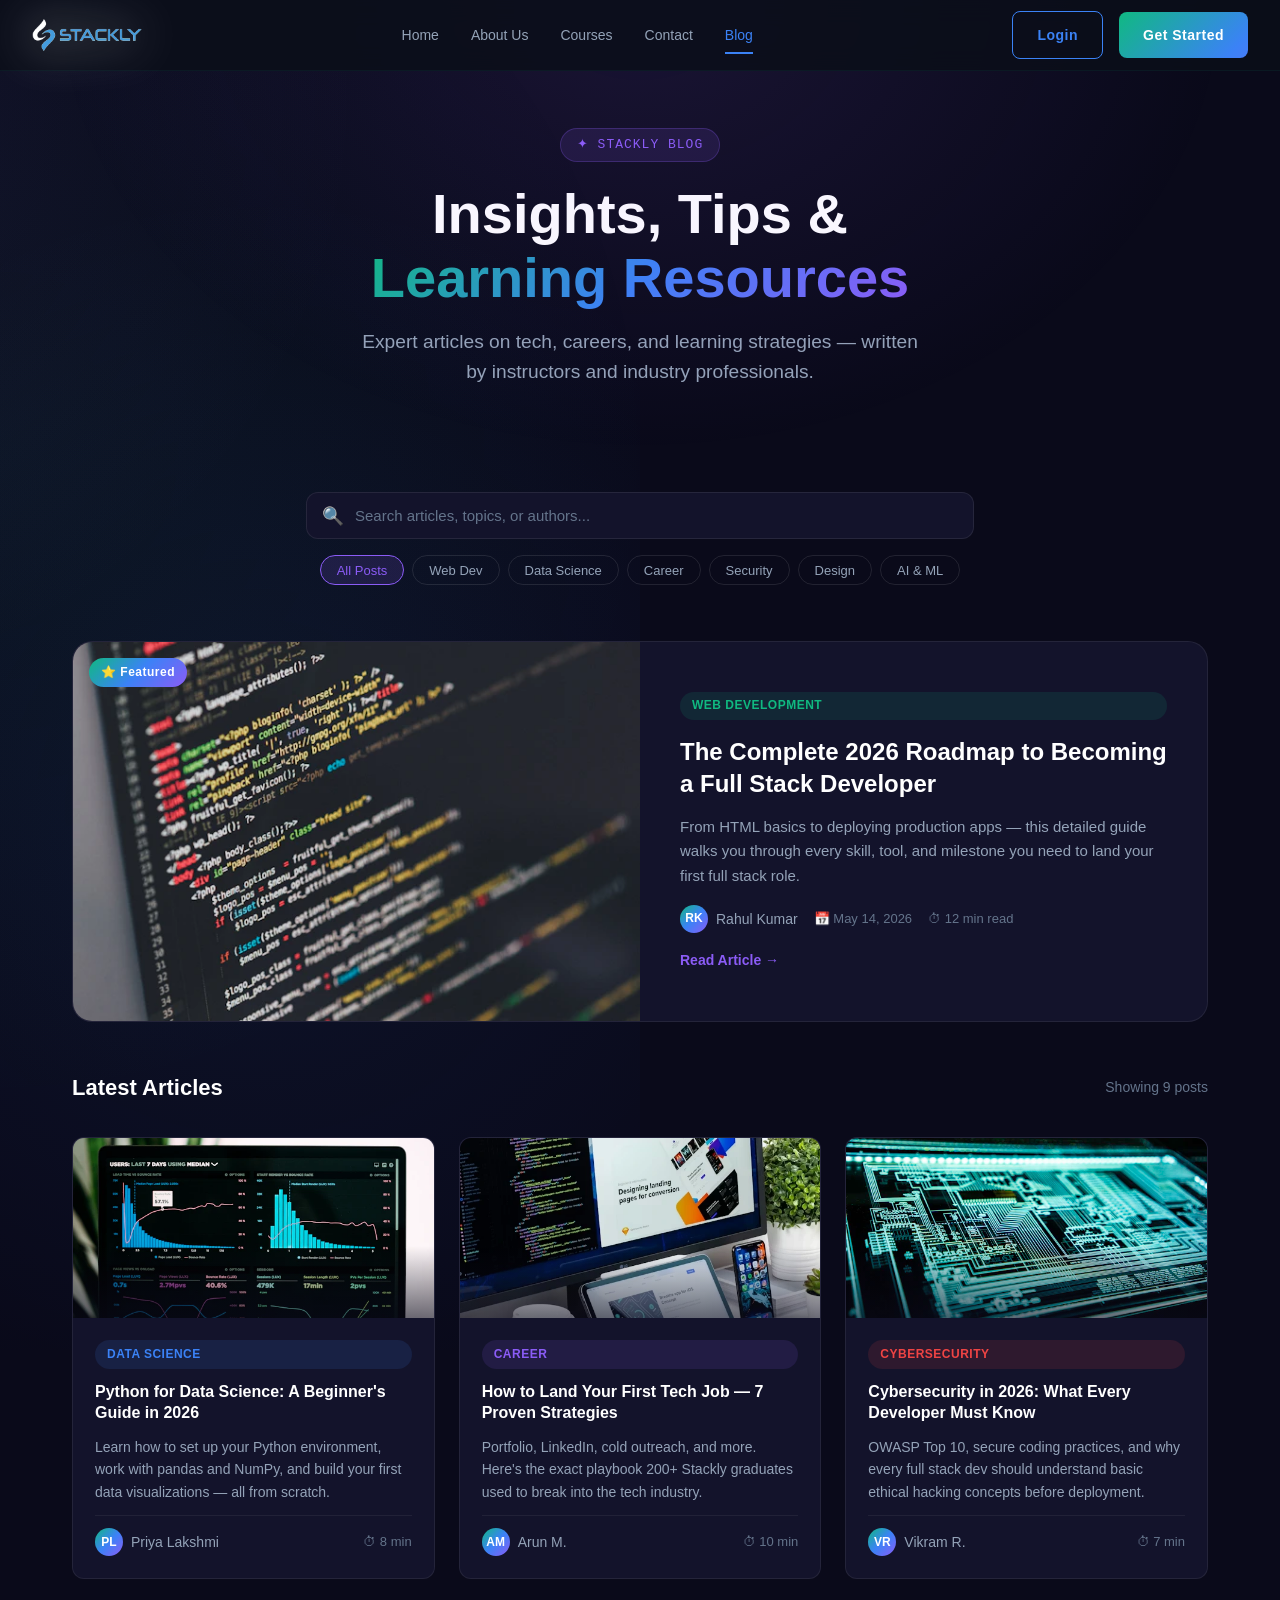
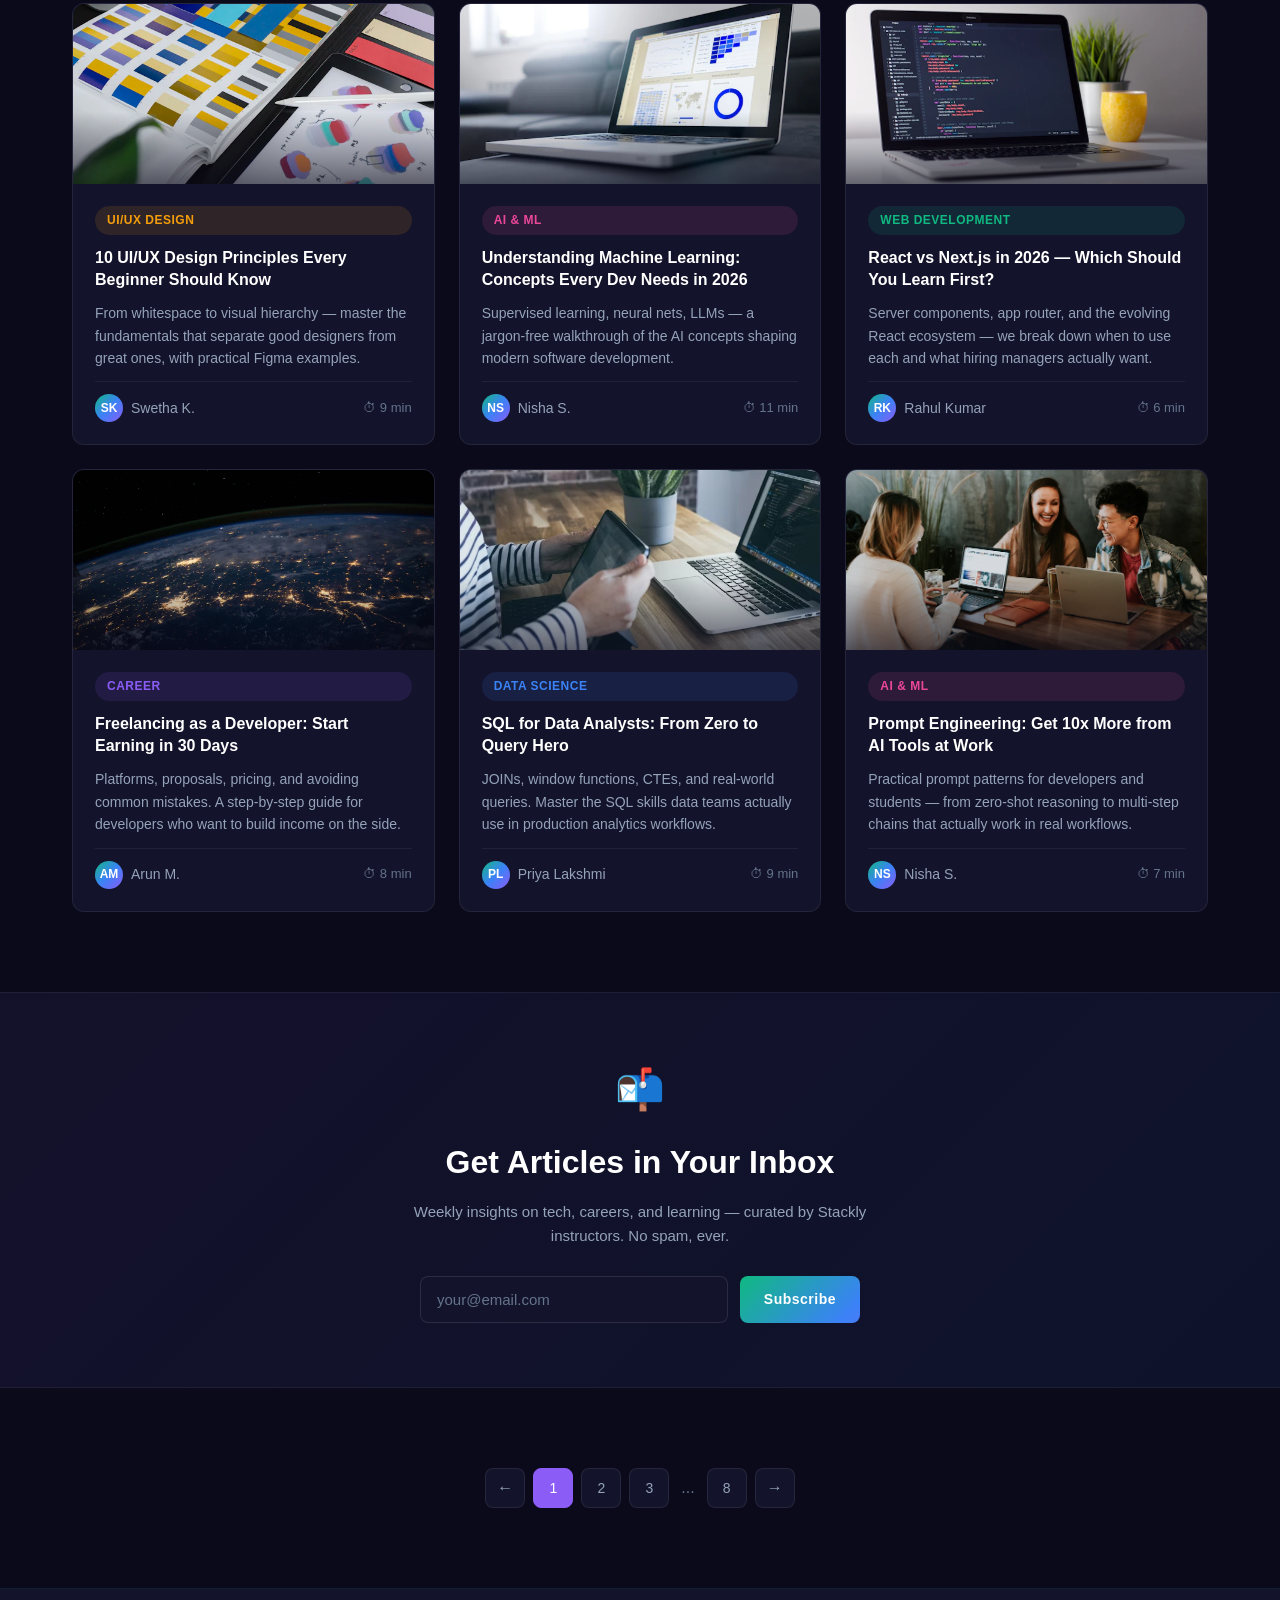
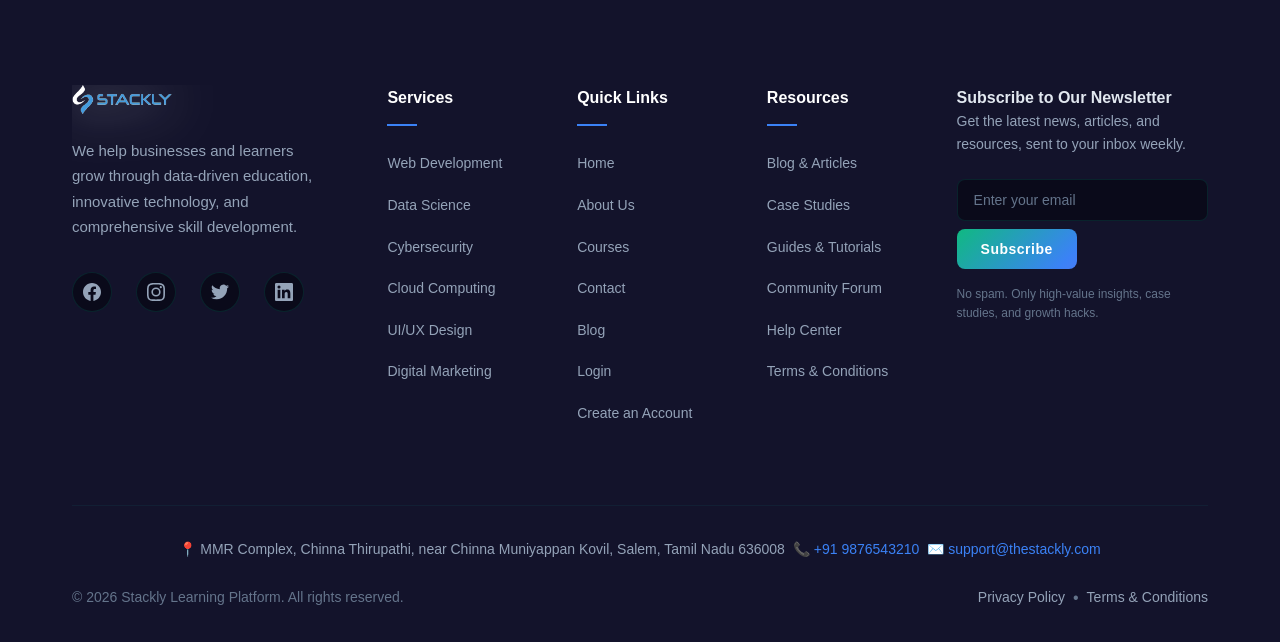
<file: blog.html>
<!DOCTYPE html>
<html lang="en">

<head>
    <meta charset="UTF-8">
    <meta name="viewport" content="width=device-width, initial-scale=1.0">
    <title>Blog - Stackly | Insights, Tips & Learning Resources</title>
    <link rel="stylesheet" href="style.css">
    <style>
        

        .blog-hero {
            padding: 8rem 0 4rem;
            text-align: center;
            position: relative;
            overflow: hidden;
        }

        .blog-hero::before {
            content: '';
            position: absolute;
            inset: 0;
            background: radial-gradient(ellipse at 50% 0%, rgba(139, 92, 246, 0.12) 0%, transparent 65%);
            pointer-events: none;
        }

        .blog-hero-tag {
            display: inline-block;
            background: rgba(139, 92, 246, 0.12);
            color: var(--color-3);
            border: 1px solid rgba(139, 92, 246, 0.25);
            border-radius: var(--radius-full);
            padding: 0.35rem 1rem;
            font-size: 0.8125rem;
            font-family: var(--font-mono);
            letter-spacing: 1px;
            text-transform: uppercase;
            margin-bottom: 1.25rem;
        }

        .blog-hero-title {
            font-size: clamp(2rem, 6vw, 3.5rem);
            font-weight: 800;
            color: var(--text-white);
            line-height: 1.15;
            margin-bottom: 1rem;
        }

        .blog-hero-title span {
            background: var(--gradient-primary);
            -webkit-background-clip: text;
            -webkit-text-fill-color: transparent;
            background-clip: text;
        }

        .blog-hero-subtitle {
            color: var(--text-secondary);
            font-size: clamp(1rem, 2.5vw, 1.2rem);
            max-width: 560px;
            margin: 0 auto 2.5rem;
            line-height: 1.6;
        }

        
        .blog-controls {
            max-width: 700px;
            margin: 0 auto 3.5rem;
            display: flex;
            flex-direction: column;
            gap: 1rem;
            padding: 0 1rem;
        }

        .blog-search-wrap {
            position: relative;
        }

        .blog-search-icon {
            position: absolute;
            left: 1rem;
            top: 50%;
            transform: translateY(-50%);
            font-size: 1.1rem;
            pointer-events: none;
        }

        .blog-search-input {
            width: 100%;
            padding: 0.875rem 1rem 0.875rem 3rem;
            background: var(--dark-lighter);
            border: 1px solid rgba(255, 255, 255, 0.08);
            border-radius: var(--radius-lg);
            color: var(--text-primary);
            font-size: 0.9375rem;
            transition: border-color 0.25s, box-shadow 0.25s;
        }

        .blog-search-input:focus {
            outline: none;
            border-color: var(--color-3);
            box-shadow: 0 0 0 3px rgba(139, 92, 246, 0.15);
        }

        .blog-search-input::placeholder {
            color: var(--text-muted);
        }

        .blog-filter-tags {
            display: flex;
            flex-wrap: wrap;
            gap: 0.5rem;
            justify-content: center;
        }

        .filter-tag {
            padding: 0.4rem 1rem;
            border-radius: var(--radius-full);
            border: 1px solid rgba(255, 255, 255, 0.1);
            background: transparent;
            color: var(--text-secondary);
            font-size: 0.8125rem;
            font-weight: 500;
            cursor: pointer;
            transition: all 0.2s;
        }

        .filter-tag:hover,
        .filter-tag.active {
            background: rgba(139, 92, 246, 0.15);
            border-color: var(--color-3);
            color: var(--color-3);
        }

        
        .blog-featured {
            padding: 0 0 3rem;
        }

        .featured-post-card {
            display: grid;
            grid-template-columns: 1fr 1fr;
            gap: 0;
            background: var(--dark-lighter);
            border: 1px solid rgba(255, 255, 255, 0.07);
            border-radius: var(--radius-xl);
            overflow: hidden;
            transition: transform 0.3s ease, box-shadow 0.3s ease;
        }

        .featured-post-card:hover {
            transform: translateY(-4px);
            box-shadow: var(--shadow-lg);
        }

        .featured-post-img {
            position: relative;
            min-height: 300px;
            background: linear-gradient(135deg, #1e1e3f 0%, #13132b 100%);
            display: flex;
            align-items: center;
            justify-content: center;
            overflow: hidden;
        }

        .featured-post-img-inner {
            width: 100%;
            height: 100%;
            min-height: 300px;
            object-fit: cover;
            display: block;
        }

        .featured-post-img-placeholder {
            width: 100%;
            height: 100%;
            min-height: 300px;
            display: flex;
            align-items: center;
            justify-content: center;
            font-size: 5rem;
            background: linear-gradient(135deg, rgba(139, 92, 246, 0.15), rgba(59, 130, 246, 0.15));
        }

        .featured-badge {
            position: absolute;
            top: 1rem;
            left: 1rem;
            background: var(--gradient-primary);
            color: white;
            font-size: 0.75rem;
            font-weight: 700;
            padding: 0.3rem 0.75rem;
            border-radius: var(--radius-full);
            letter-spacing: 0.5px;
        }

        .featured-post-body {
            padding: 2.5rem;
            display: flex;
            flex-direction: column;
            justify-content: center;
            gap: 1rem;
        }

        .post-category-badge {
            display: inline-block;
            padding: 0.3rem 0.75rem;
            border-radius: var(--radius-full);
            font-size: 0.75rem;
            font-weight: 600;
            letter-spacing: 0.5px;
            text-transform: uppercase;
        }

        .cat-webdev {
            background: rgba(16, 185, 129, 0.12);
            color: #10b981;
        }

        .cat-data {
            background: rgba(59, 130, 246, 0.12);
            color: #3b82f6;
        }

        .cat-security {
            background: rgba(239, 68, 68, 0.12);
            color: #ef4444;
        }

        .cat-career {
            background: rgba(139, 92, 246, 0.12);
            color: #8b5cf6;
        }

        .cat-design {
            background: rgba(245, 158, 11, 0.12);
            color: #f59e0b;
        }

        .cat-cloud {
            background: rgba(20, 184, 166, 0.12);
            color: #14b8a6;
        }

        .cat-ai {
            background: rgba(236, 72, 153, 0.12);
            color: #ec4899;
        }

        .post-title {
            font-size: clamp(1.1rem, 2.5vw, 1.5rem);
            font-weight: 700;
            color: var(--text-white);
            line-height: 1.3;
        }

        .post-title a {
            color: inherit;
        }

        .post-title a:hover {
            color: var(--color-3);
        }

        .post-excerpt {
            color: var(--text-secondary);
            font-size: 0.9375rem;
            line-height: 1.65;
        }

        .post-meta {
            display: flex;
            align-items: center;
            gap: 1rem;
            flex-wrap: wrap;
        }

        .post-author {
            display: flex;
            align-items: center;
            gap: 0.5rem;
            font-size: 0.875rem;
            color: var(--text-secondary);
        }

        .post-author-avatar {
            width: 28px;
            height: 28px;
            border-radius: 50%;
            background: var(--gradient-primary);
            display: flex;
            align-items: center;
            justify-content: center;
            font-size: 0.75rem;
            color: white;
            font-weight: 700;
            flex-shrink: 0;
        }

        .post-date,
        .post-read-time {
            font-size: 0.8125rem;
            color: var(--text-muted);
            display: flex;
            align-items: center;
            gap: 0.3rem;
        }

        .post-read-btn {
            display: inline-flex;
            align-items: center;
            gap: 0.4rem;
            color: var(--color-3);
            font-size: 0.875rem;
            font-weight: 600;
            transition: gap 0.2s;
        }

        .post-read-btn:hover {
            gap: 0.7rem;
        }

        
        .blog-grid-section {
            padding: 0 0 5rem;
        }

        .blog-grid-header {
            display: flex;
            align-items: center;
            justify-content: space-between;
            margin-bottom: 2rem;
            flex-wrap: wrap;
            gap: 1rem;
        }

        .blog-grid-title {
            font-size: 1.375rem;
            font-weight: 700;
            color: var(--text-white);
        }

        .blog-grid {
            display: grid;
            grid-template-columns: repeat(3, 1fr);
            gap: 1.5rem;
        }

        .blog-card {
            background: var(--dark-lighter);
            border: 1px solid rgba(255, 255, 255, 0.07);
            border-radius: var(--radius-lg);
            overflow: hidden;
            transition: transform 0.3s ease, box-shadow 0.3s ease, border-color 0.3s;
            display: flex;
            flex-direction: column;
        }

        .blog-card:hover {
            transform: translateY(-5px);
            box-shadow: var(--shadow-md);
            border-color: rgba(139, 92, 246, 0.25);
        }

        .blog-card-img {
            width: 100%;
            height: 180px;
            background: linear-gradient(135deg, rgba(139, 92, 246, 0.1), rgba(59, 130, 246, 0.1));
            display: flex;
            align-items: center;
            justify-content: center;
            font-size: 3.5rem;
            flex-shrink: 0;
            position: relative;
            overflow: hidden;
        }

        .blog-card-img::after {
            content: '';
            position: absolute;
            inset: 0;
            background: linear-gradient(to bottom, transparent 60%, rgba(10, 10, 26, 0.6));
        }

        .blog-card-body {
            padding: 1.375rem;
            display: flex;
            flex-direction: column;
            gap: 0.75rem;
            flex: 1;
        }

        .blog-card-title {
            font-size: 1rem;
            font-weight: 700;
            color: var(--text-white);
            line-height: 1.35;
        }

        .blog-card-title a {
            color: inherit;
        }

        .blog-card-title a:hover {
            color: var(--color-3);
        }

        .blog-card-excerpt {
            color: var(--text-secondary);
            font-size: 0.875rem;
            line-height: 1.6;
            flex: 1;
        }

        .blog-card-footer {
            display: flex;
            align-items: center;
            justify-content: space-between;
            padding-top: 0.75rem;
            border-top: 1px solid rgba(255, 255, 255, 0.06);
            flex-wrap: wrap;
            gap: 0.5rem;
        }

        
        .blog-newsletter {
            padding: 4rem 0;
            background: linear-gradient(135deg, rgba(139, 92, 246, 0.08), rgba(59, 130, 246, 0.08));
            border-top: 1px solid rgba(255, 255, 255, 0.06);
            border-bottom: 1px solid rgba(255, 255, 255, 0.06);
            margin-bottom: 5rem;
        }

        .blog-newsletter-inner {
            text-align: center;
            max-width: 560px;
            margin: 0 auto;
            padding: 0 1rem;
        }

        .blog-newsletter-icon {
            font-size: 2.5rem;
            margin-bottom: 1rem;
        }

        .blog-newsletter-title {
            font-size: clamp(1.4rem, 4vw, 2rem);
            font-weight: 700;
            color: var(--text-white);
            margin-bottom: 0.75rem;
        }

        .blog-newsletter-desc {
            color: var(--text-secondary);
            margin-bottom: 1.75rem;
            font-size: 0.9375rem;
            line-height: 1.6;
        }

        .blog-newsletter-form {
            display: flex;
            gap: 0.75rem;
            max-width: 440px;
            margin: 0 auto;
        }

        .blog-newsletter-input {
            flex: 1;
            padding: 0.875rem 1rem;
            background: var(--dark-lighter);
            border: 1px solid rgba(255, 255, 255, 0.1);
            border-radius: var(--radius-md);
            color: var(--text-primary);
            font-size: 0.9375rem;
        }

        .blog-newsletter-input:focus {
            outline: none;
            border-color: var(--color-3);
        }

        .blog-newsletter-input::placeholder {
            color: var(--text-muted);
        }

        
        .blog-pagination {
            display: flex;
            align-items: center;
            justify-content: center;
            gap: 0.5rem;
            padding: 0 0 5rem;
            flex-wrap: wrap;
        }

        .page-btn {
            width: 40px;
            height: 40px;
            border-radius: var(--radius-md);
            background: var(--dark-lighter);
            border: 1px solid rgba(255, 255, 255, 0.08);
            color: var(--text-secondary);
            font-size: 0.875rem;
            font-weight: 500;
            display: flex;
            align-items: center;
            justify-content: center;
            cursor: pointer;
            transition: all 0.2s;
        }

        .page-btn:hover,
        .page-btn.active {
            background: var(--color-3);
            border-color: var(--color-3);
            color: white;
        }

        .page-btn.page-arrow {
            font-size: 1rem;
        }

        
        .blog-card[data-hidden="true"] {
            display: none;
        }

        
        @media (max-width: 1023px) {
            .blog-grid {
                grid-template-columns: repeat(2, 1fr);
            }
        }

        @media (max-width: 767px) {
            .blog-hero {
                padding: 6.5rem 0 2.5rem;
            }

            .featured-post-card {
                grid-template-columns: 1fr;
            }

            .featured-post-img {
                min-height: 200px;
            }

            .featured-post-img-placeholder {
                min-height: 200px;
            }

            .featured-post-body {
                padding: 1.5rem;
            }

            .blog-grid {
                grid-template-columns: 1fr;
            }

            .blog-newsletter-form {
                flex-direction: column;
            }

            .blog-newsletter-input {
                width: 100%;
            }

            .blog-grid-header {
                flex-direction: column;
                align-items: flex-start;
            }
        }

        @media (max-width: 480px) {
            .blog-hero {
                padding: 5.5rem 0 2rem;
            }

            .filter-tag {
                font-size: 0.75rem;
                padding: 0.35rem 0.75rem;
            }

            .featured-post-body {
                padding: 1.25rem;
                gap: 0.75rem;
            }

            .post-meta {
                gap: 0.6rem;
            }
        }
    </style>
</head>

<body>
    
    <div id="stage-loader" class="stage-loader">
        <div class="loader-content">
            <img src="assets/logo.webp" alt="Stackly Logo" class="loader-logo" width="100">
            <div class="loader-spinner">
                <svg viewBox="0 0 100 100" class="spinner-svg">
                    <circle cx="50" cy="50" r="40" class="spinner-track"></circle>
                    <circle cx="50" cy="50" r="40" class="spinner-active"></circle>
                </svg>
            </div>
            <p class="loader-text">Loading Blog...</p>
        </div>
    </div>

    
    <header class="main-header">
        <nav class="navbar">
            <div class="nav-brand">
                <a href="index.html" class="logo-link">
                    <img src="assets/logo.webp" alt="Stackly" class="brand-logo" width="40" height="40">
                </a>
            </div>
            <ul class="nav-menu">
                <li class="nav-item">
                    <a href="index.html" class="nav-link">Home</a>
                </li>
                <li class="nav-item">
                    <a href="about.html" class="nav-link">About Us</a>
                </li>
                <li class="nav-item">
                    <a href="courses.html" class="nav-link">Courses</a>
                </li>
                <li class="nav-item"><a href="contact.html" class="nav-link">Contact</a></li>
                <li class="nav-item"><a href="blog.html" class="nav-link active">Blog</a></li>
            </ul>
            <div class="nav-actions">
                <a href="login.html" class="btn btn-outline">Login</a>
                <a href="signup.html" class="btn btn-primary">Get Started</a>
            </div>
            <button class="hamburger-btn" aria-label="Open Menu">
                <span class="hamburger-line"></span>
                <span class="hamburger-line"></span>
                <span class="hamburger-line"></span>
            </button>
        </nav>

        
        <div class="mobile-menu-overlay">
            <div class="mobile-menu-header">
                <a href="index.html" class="mobile-logo-link">
                    <img src="assets/logo.webp" alt="Stackly" width="40">
                </a>
                <button class="mobile-close-btn" aria-label="Close Menu">✕</button>
            </div>
            <div class="mobile-menu-content">
                <ul class="mobile-nav-list">
                    <li><a href="index.html">Home</a></li>
                    <li><a href="about.html">About Us</a></li>
                    <li><a href="courses.html">Courses</a></li>
                    <li><a href="contact.html">Contact</a></li>
                    <li><a href="blog.html">Blog</a></li>
                    <li><a href="login.html">Login</a></li>
                    <li><a href="signup.html" class="btn btn-primary mobile-cta">Get Started Now →</a></li>
                </ul>
                <div class="mobile-contact-info">
                    <h4>Contact Info</h4>
                    <p><a href="tel:+919876543210">📞 +91 9876543210</a></p>
                    <p>📧 support@thestackly.com</p>
                    <p>📍 Stackly, Salem</p>
                </div>
            </div>
        </div>
    </header>

    
    <section class="blog-hero">
        <div class="container">
            <span class="blog-hero-tag">✦ Stackly Blog</span>
            <h1 class="blog-hero-title">Insights, Tips &<br><span>Learning Resources</span></h1>
            <p class="blog-hero-subtitle">Expert articles on tech, careers, and learning strategies — written by
                instructors and industry professionals.</p>
        </div>
    </section>

    
    <div class="container">
        <div class="blog-controls section-reveal">
            <div class="blog-search-wrap">
                <span class="blog-search-icon">🔍</span>
                <input type="text" class="blog-search-input" id="blog-search"
                    placeholder="Search articles, topics, or authors...">
            </div>
            <div class="blog-filter-tags" id="blog-filters">
                <button class="filter-tag active" data-filter="all">All Posts</button>
                <button class="filter-tag" data-filter="webdev">Web Dev</button>
                <button class="filter-tag" data-filter="data">Data Science</button>
                <button class="filter-tag" data-filter="career">Career</button>
                <button class="filter-tag" data-filter="security">Security</button>
                <button class="filter-tag" data-filter="design">Design</button>
                <button class="filter-tag" data-filter="ai">AI & ML</button>
            </div>
        </div>

        
        <section class="blog-featured section-reveal">
            <div class="featured-post-card" data-category="webdev">
                <div class="featured-post-img">
                    <img src="assets/img_9.webp" alt="Full Stack Development" class="featured-post-img-inner"
                        loading="lazy">
                    <span class="featured-badge">⭐ Featured</span>
                </div>
                <div class="featured-post-body">
                    <span class="post-category-badge cat-webdev">Web Development</span>
                    <h2 class="post-title"><a href="404.html">The Complete 2026 Roadmap to Becoming a Full Stack
                            Developer</a></h2>
                    <p class="post-excerpt">From HTML basics to deploying production apps — this detailed guide walks
                        you through every skill, tool, and milestone you need to land your first full stack role.</p>
                    <div class="post-meta">
                        <div class="post-author">
                            <div class="post-author-avatar">RK</div>
                            <span>Rahul Kumar</span>
                        </div>
                        <span class="post-date">📅 May 14, 2026</span>
                        <span class="post-read-time">⏱ 12 min read</span>
                    </div>
                    <a href="404.html" class="post-read-btn">Read Article →</a>
                </div>
            </div>
        </section>

        
        <section class="blog-grid-section section-reveal">
            <div class="blog-grid-header">
                <h3 class="blog-grid-title">Latest Articles</h3>
                <span style="color:var(--text-muted);font-size:0.875rem;" id="post-count">Showing 9 posts</span>
            </div>

            <div class="blog-grid" id="blog-grid">

                
                <article class="blog-card" data-category="data" data-title="python data science beginners guide 2026">
                    <div class="blog-card-img"><img src="assets/img_11.webp" alt="Python Data Science" loading="lazy">
                    </div>
                    <div class="blog-card-body">
                        <span class="post-category-badge cat-data">Data Science</span>
                        <h3 class="blog-card-title"><a href="404.html">Python for Data Science: A Beginner's Guide in
                                2026</a></h3>
                        <p class="blog-card-excerpt">Learn how to set up your Python environment, work with pandas and
                            NumPy, and build your first data visualizations — all from scratch.</p>
                        <div class="blog-card-footer">
                            <div class="post-author">
                                <div class="post-author-avatar">PL</div>
                                <span>Priya Lakshmi</span>
                            </div>
                            <span class="post-read-time">⏱ 8 min</span>
                        </div>
                    </div>
                </article>

                
                <article class="blog-card" data-category="career"
                    data-title="how to get your first tech job tips career switch">
                    <div class="blog-card-img"><img src="./assets/img_555.webp" alt="Tech Career" loading="lazy"></div>
                    <div class="blog-card-body">
                        <span class="post-category-badge cat-career">Career</span>
                        <h3 class="blog-card-title"><a href="404.html">How to Land Your First Tech Job — 7 Proven
                                Strategies</a></h3>
                        <p class="blog-card-excerpt">Portfolio, LinkedIn, cold outreach, and more. Here's the exact
                            playbook 200+ Stackly graduates used to break into the tech industry.</p>
                        <div class="blog-card-footer">
                            <div class="post-author">
                                <div class="post-author-avatar">AM</div>
                                <span>Arun M.</span>
                            </div>
                            <span class="post-read-time">⏱ 10 min</span>
                        </div>
                    </div>
                </article>

                
                <article class="blog-card" data-category="security"
                    data-title="cybersecurity basics ethical hacking beginner">
                    <div class="blog-card-img"><img src="assets/img_13.webp" alt="Cybersecurity" loading="lazy"></div>
                    <div class="blog-card-body">
                        <span class="post-category-badge cat-security">Cybersecurity</span>
                        <h3 class="blog-card-title"><a href="404.html">Cybersecurity in 2026: What Every Developer Must
                                Know</a></h3>
                        <p class="blog-card-excerpt">OWASP Top 10, secure coding practices, and why every full stack dev
                            should understand basic ethical hacking concepts before deployment.</p>
                        <div class="blog-card-footer">
                            <div class="post-author">
                                <div class="post-author-avatar">VR</div>
                                <span>Vikram R.</span>
                            </div>
                            <span class="post-read-time">⏱ 7 min</span>
                        </div>
                    </div>
                </article>

                
                <article class="blog-card" data-category="design"
                    data-title="ux design principles ui figma tips beginner">
                    <div class="blog-card-img"><img src="assets/img_15.webp" alt="UI UX Design" loading="lazy"></div>
                    <div class="blog-card-body">
                        <span class="post-category-badge cat-design">UI/UX Design</span>
                        <h3 class="blog-card-title"><a href="404.html">10 UI/UX Design Principles Every Beginner Should
                                Know</a></h3>
                        <p class="blog-card-excerpt">From whitespace to visual hierarchy — master the fundamentals that
                            separate good designers from great ones, with practical Figma examples.</p>
                        <div class="blog-card-footer">
                            <div class="post-author">
                                <div class="post-author-avatar">SK</div>
                                <span>Swetha K.</span>
                            </div>
                            <span class="post-read-time">⏱ 9 min</span>
                        </div>
                    </div>
                </article>

                
                <article class="blog-card" data-category="ai"
                    data-title="machine learning artificial intelligence intro 2026">
                    <div class="blog-card-img"><img src="./assets/img_25.webp" alt="AI Machine Learning" loading="lazy">
                    </div>
                    <div class="blog-card-body">
                        <span class="post-category-badge cat-ai">AI & ML</span>
                        <h3 class="blog-card-title"><a href="404.html">Understanding Machine Learning: Concepts Every
                                Dev Needs in 2026</a></h3>
                        <p class="blog-card-excerpt">Supervised learning, neural nets, LLMs — a jargon-free walkthrough
                            of the AI concepts shaping modern software development.</p>
                        <div class="blog-card-footer">
                            <div class="post-author">
                                <div class="post-author-avatar">NS</div>
                                <span>Nisha S.</span>
                            </div>
                            <span class="post-read-time">⏱ 11 min</span>
                        </div>
                    </div>
                </article>

                
                <article class="blog-card" data-category="webdev"
                    data-title="react nextjs frontend performance tips 2026">
                    <div class="blog-card-img"><img src="./assets/img_21.webp" alt="React NextJS" loading="lazy"></div>
                    <div class="blog-card-body">
                        <span class="post-category-badge cat-webdev">Web Development</span>
                        <h3 class="blog-card-title"><a href="404.html">React vs Next.js in 2026 — Which Should You Learn
                                First?</a></h3>
                        <p class="blog-card-excerpt">Server components, app router, and the evolving React ecosystem —
                            we break down when to use each and what hiring managers actually want.</p>
                        <div class="blog-card-footer">
                            <div class="post-author">
                                <div class="post-author-avatar">RK</div>
                                <span>Rahul Kumar</span>
                            </div>
                            <span class="post-read-time">⏱ 6 min</span>
                        </div>
                    </div>
                </article>

                
                <article class="blog-card" data-category="career"
                    data-title="freelancing tips developers earning side income">
                    <div class="blog-card-img"><img src="assets/img_17.webp" alt="Freelancing" loading="lazy"></div>
                    <div class="blog-card-body">
                        <span class="post-category-badge cat-career">Career</span>
                        <h3 class="blog-card-title"><a href="404.html">Freelancing as a Developer: Start Earning in 30
                                Days</a></h3>
                        <p class="blog-card-excerpt">Platforms, proposals, pricing, and avoiding common mistakes. A
                            step-by-step guide for developers who want to build income on the side.</p>
                        <div class="blog-card-footer">
                            <div class="post-author">
                                <div class="post-author-avatar">AM</div>
                                <span>Arun M.</span>
                            </div>
                            <span class="post-read-time">⏱ 8 min</span>
                        </div>
                    </div>
                </article>

                
                <article class="blog-card" data-category="data" data-title="sql database data analytics learning guide">
                    <div class="blog-card-img"><img src="./assets/img_333.webp" alt="SQL Data Analytics" loading="lazy">
                    </div>
                    <div class="blog-card-body">
                        <span class="post-category-badge cat-data">Data Science</span>
                        <h3 class="blog-card-title"><a href="404.html">SQL for Data Analysts: From Zero to Query
                                Hero</a></h3>
                        <p class="blog-card-excerpt">JOINs, window functions, CTEs, and real-world queries. Master the
                            SQL skills data teams actually use in production analytics workflows.</p>
                        <div class="blog-card-footer">
                            <div class="post-author">
                                <div class="post-author-avatar">PL</div>
                                <span>Priya Lakshmi</span>
                            </div>
                            <span class="post-read-time">⏱ 9 min</span>
                        </div>
                    </div>
                </article>

                
                <article class="blog-card" data-category="ai"
                    data-title="prompt engineering chatgpt llm tips productivity">
                    <div class="blog-card-img"><img src="assets/img_1.webp" alt="Prompt Engineering AI" loading="lazy">
                    </div>
                    <div class="blog-card-body">
                        <span class="post-category-badge cat-ai">AI & ML</span>
                        <h3 class="blog-card-title"><a href="404.html">Prompt Engineering: Get 10x More from AI Tools at
                                Work</a></h3>
                        <p class="blog-card-excerpt">Practical prompt patterns for developers and students — from
                            zero-shot reasoning to multi-step chains that actually work in real workflows.</p>
                        <div class="blog-card-footer">
                            <div class="post-author">
                                <div class="post-author-avatar">NS</div>
                                <span>Nisha S.</span>
                            </div>
                            <span class="post-read-time">⏱ 7 min</span>
                        </div>
                    </div>
                </article>

            </div>
        </section>
    </div>

    
    <section class="blog-newsletter section-reveal">
        <div class="blog-newsletter-inner">
            <div class="blog-newsletter-icon">📬</div>
            <h2 class="blog-newsletter-title">Get Articles in Your Inbox</h2>
            <p class="blog-newsletter-desc">Weekly insights on tech, careers, and learning — curated by Stackly
                instructors. No spam, ever.</p>
            <div class="blog-newsletter-form">
                <input type="email" class="blog-newsletter-input" placeholder="your@email.com">
                <button class="btn btn-primary" onclick="window.location.href='404.html'">Subscribe</button>
            </div>
        </div>
    </section>

    
    <div class="container">
        <div class="blog-pagination section-reveal">
            <button class="page-btn page-arrow">←</button>
            <button class="page-btn active">1</button>
            <button class="page-btn" onclick="window.location.href='404.html'">2</button>
            <button class="page-btn" onclick="window.location.href='404.html'">3</button>
            <span style="color:var(--text-muted);padding:0 0.25rem;">...</span>
            <button class="page-btn" onclick="window.location.href='404.html'">8</button>
            <button class="page-btn page-arrow" onclick="window.location.href='404.html'">→</button>
        </div>
    </div>

    
    <footer class="main-footer">
        <div class="container">
            <div class="footer-grid">
                <div class="footer-brand-col">
                    <a href="index.html" class="footer-logo-link">
                        <img src="assets/logo.webp" alt="Stackly" class="footer-logo" width="50">
                    </a>
                    <p class="footer-desc">We help businesses and learners grow through data-driven education,
                        innovative technology, and comprehensive skill development.</p>
                    <div class="footer-social">
                        <a href="404.html" class="social-icon" aria-label="Facebook">
                            <svg viewBox="0 0 24 24" fill="currentColor">
                                <path
                                    d="M24 12.073c0-6.627-5.373-12-12-12s-12 5.373-12 12c0 5.99 4.388 10.954 10.125 11.854v-8.385H7.078v-3.47h3.047V9.43c0-3.007 1.792-4.669 4.533-4.669 1.312 0 2.686.235 2.686.235v2.953H15.83c-1.491 0-1.956.925-1.956 1.874v2.25h3.328l-.532 3.47h-2.796v8.385C19.612 23.027 24 18.062 24 12.073z" />
                            </svg>
                        </a>
                        <a href="404.html" class="social-icon" aria-label="Instagram">
                            <svg viewBox="0 0 24 24" fill="currentColor">
                                <path
                                    d="M12 2.163c3.204 0 3.584.012 4.85.07 3.252.148 4.771 1.691 4.919 4.919.058 1.265.069 1.645.069 4.849 0 3.205-.012 3.584-.069 4.849-.149 3.225-1.664 4.771-4.919 4.919-1.266.058-1.644.07-4.85.07-3.204 0-3.584-.012-4.849-.07-3.26-.149-4.771-1.699-4.919-4.92-.058-1.265-.07-1.644-.07-4.849 0-3.204.013-3.583.07-4.849.149-3.227 1.664-4.771 4.919-4.919 1.266-.057 1.645-.069 4.849-.069zM12 0C8.741 0 8.333.014 7.053.072 2.695.272.273 2.69.073 7.052.014 8.333 0 8.741 0 12c0 3.259.014 3.668.072 4.948.2 4.358 2.618 6.78 6.98 6.98C8.333 23.986 8.741 24 12 24c3.259 0 3.668-.014 4.948-.072 4.354-.2 6.782-2.618 6.979-6.98.059-1.28.073-1.689.073-4.948 0-3.259-.014-3.667-.072-4.947-.196-4.354-2.617-6.78-6.979-6.98C15.668.014 15.259 0 12 0zm0 5.838a6.162 6.162 0 100 12.324 6.162 6.162 0 000-12.324zM12 16a4 4 0 110-8 4 4 0 010 8zm6.406-11.845a1.44 1.44 0 100 2.881 1.44 1.44 0 000-2.881z" />
                            </svg>
                        </a>
                        <a href="404.html" class="social-icon" aria-label="Twitter">
                            <svg viewBox="0 0 24 24" fill="currentColor">
                                <path
                                    d="M23.953 4.57a10 10 0 01-2.825.775 4.958 4.958 0 002.163-2.723c-.951.555-2.005.959-3.127 1.184a4.92 4.92 0 00-8.384 4.482C7.69 8.095 4.067 6.13 1.64 3.162a4.822 4.822 0 00-.666 2.475c0 1.71.87 3.213 2.188 4.096a4.904 4.904 0 01-2.228-.616v.06a4.923 4.923 0 003.946 4.827 4.996 4.996 0 01-2.212.085 4.936 4.936 0 004.604 3.417 9.867 9.867 0 01-6.102 2.105c-.39 0-.779-.023-1.17-.067a13.995 13.995 0 007.557 2.209c9.053 0 13.998-7.496 13.998-13.985 0-.21 0-.42-.015-.63A9.935 9.935 0 0024 4.59z" />
                            </svg>
                        </a>
                        <a href="404.html" class="social-icon" aria-label="LinkedIn">
                            <svg viewBox="0 0 24 24" fill="currentColor">
                                <path
                                    d="M20.447 20.452h-3.554v-5.569c0-1.328-.027-3.037-1.852-3.037-1.853 0-2.136 1.445-2.136 2.939v5.667H9.351V9h3.414v1.561h.046c.477-.9 1.637-1.85 3.37-1.85 3.601 0 4.267 2.37 4.267 5.455v6.286zM5.337 7.433a2.062 2.062 0 01-2.063-2.065 2.064 2.064 0 112.063 2.065zm1.782 13.019H3.555V9h3.564v11.452zM22.225 0H1.771C.792 0 0 .774 0 1.729v20.542C0 23.227.792 24 1.771 24h20.451C23.2 24 24 23.227 24 22.271V1.729C24 .774 23.2 0 22.222 0h.003z" />
                            </svg>
                        </a>
                    </div>
                </div>
                <div class="footer-links-col">
                    <h4 class="footer-col-title">Services</h4>
                    <ul class="footer-links">
                        <li><a href="courses.html">Web Development</a></li>
                        <li><a href="courses.html">Data Science</a></li>
                        <li><a href="courses.html">Cybersecurity</a></li>
                        <li><a href="courses.html">Cloud Computing</a></li>
                        <li><a href="courses.html">UI/UX Design</a></li>
                        <li><a href="courses.html">Digital Marketing</a></li>
                    </ul>
                </div>
                <div class="footer-links-col">
                    <h4 class="footer-col-title">Quick Links</h4>
                    <ul class="footer-links">
                        <li><a href="index.html">Home</a></li>
                        <li><a href="about.html">About Us</a></li>
                        <li><a href="courses.html">Courses</a></li>
                        <li><a href="contact.html">Contact</a></li>
                        <li><a href="blog.html">Blog</a></li>
                        <li><a href="login.html">Login</a></li>
                        <li><a href="signup.html">Create an Account</a></li>
                    </ul>
                </div>
                <div class="footer-links-col">
                    <h4 class="footer-col-title">Resources</h4>
                    <ul class="footer-links">
                        <li><a href="blog.html">Blog & Articles</a></li>
                        <li><a href="404.html">Case Studies</a></li>
                        <li><a href="404.html">Guides & Tutorials</a></li>
                        <li><a href="404.html">Community Forum</a></li>
                        <li><a href="404.html">Help Center</a></li>
                        <li><a href="404.html">Terms & Conditions</a></li>
                    </ul>
                </div>
                <div class="footer-newsletter">
                    <h4 class="footer-col-title">Subscribe to Our Newsletter</h4>
                    <p class="newsletter-desc">Get the latest news, articles, and resources, sent to your inbox weekly.
                    </p>
                    <form class="newsletter-form" action="404.html">
                        <input type="email" class="newsletter-input" placeholder="Enter your email" required>
                        <button type="submit" class="btn btn-primary newsletter-btn">Subscribe</button>
                    </form>
                    <p class="newsletter-note">No spam. Only high-value insights, case studies, and growth hacks.</p>
                </div>
            </div>
            <div class="footer-bottom">
                <div class="footer-contact-bar">
                    <span>📍 MMR Complex, Chinna Thirupathi, near Chinna Muniyappan Kovil, Salem, Tamil Nadu
                        636008</span>
                    <span>📞 <a href="tel:+919876543210">+91 9876543210</a></span>
                    <span>✉️ <a href="mailto:support@thestackly.com">support@thestackly.com</a></span>
                </div>
                <div class="footer-copyright">
                    <p>© 2026 Stackly Learning Platform. All rights reserved.</p>
                    <div class="footer-legal-links">
                        <a href="404.html">Privacy Policy</a>
                        <span>•</span>
                        <a href="404.html">Terms & Conditions</a>
                    </div>
                </div>
            </div>
        </div>
    </footer>

    <script src="script.js"></script>
    <script>
       
        (function () {
            const searchInput = document.getElementById('blog-search');
            const filterBtns = document.querySelectorAll('.filter-tag');
            const cards = document.querySelectorAll('#blog-grid .blog-card');
            const postCount = document.getElementById('post-count');
            let activeFilter = 'all';

            function updateCards() {
                const query = searchInput ? searchInput.value.toLowerCase().trim() : '';
                let visible = 0;
                cards.forEach(function (card) {
                    const cat = card.getAttribute('data-category') || '';
                    const title = card.getAttribute('data-title') || '';
                    const matchFilter = activeFilter === 'all' || cat === activeFilter;
                    const matchSearch = !query || title.includes(query) || cat.includes(query);
                    if (matchFilter && matchSearch) {
                        card.style.display = '';
                        visible++;
                    } else {
                        card.style.display = 'none';
                    }
                });
                if (postCount) postCount.textContent = 'Showing ' + visible + ' post' + (visible !== 1 ? 's' : '');
            }

            filterBtns.forEach(function (btn) {
                btn.addEventListener('click', function () {
                    filterBtns.forEach(function (b) { b.classList.remove('active'); });
                    btn.classList.add('active');
                    activeFilter = btn.getAttribute('data-filter');
                    updateCards();
                });
            });

            if (searchInput) {
                searchInput.addEventListener('input', updateCards);
            }
        })();
    </script>
</body>

</html>
</file>
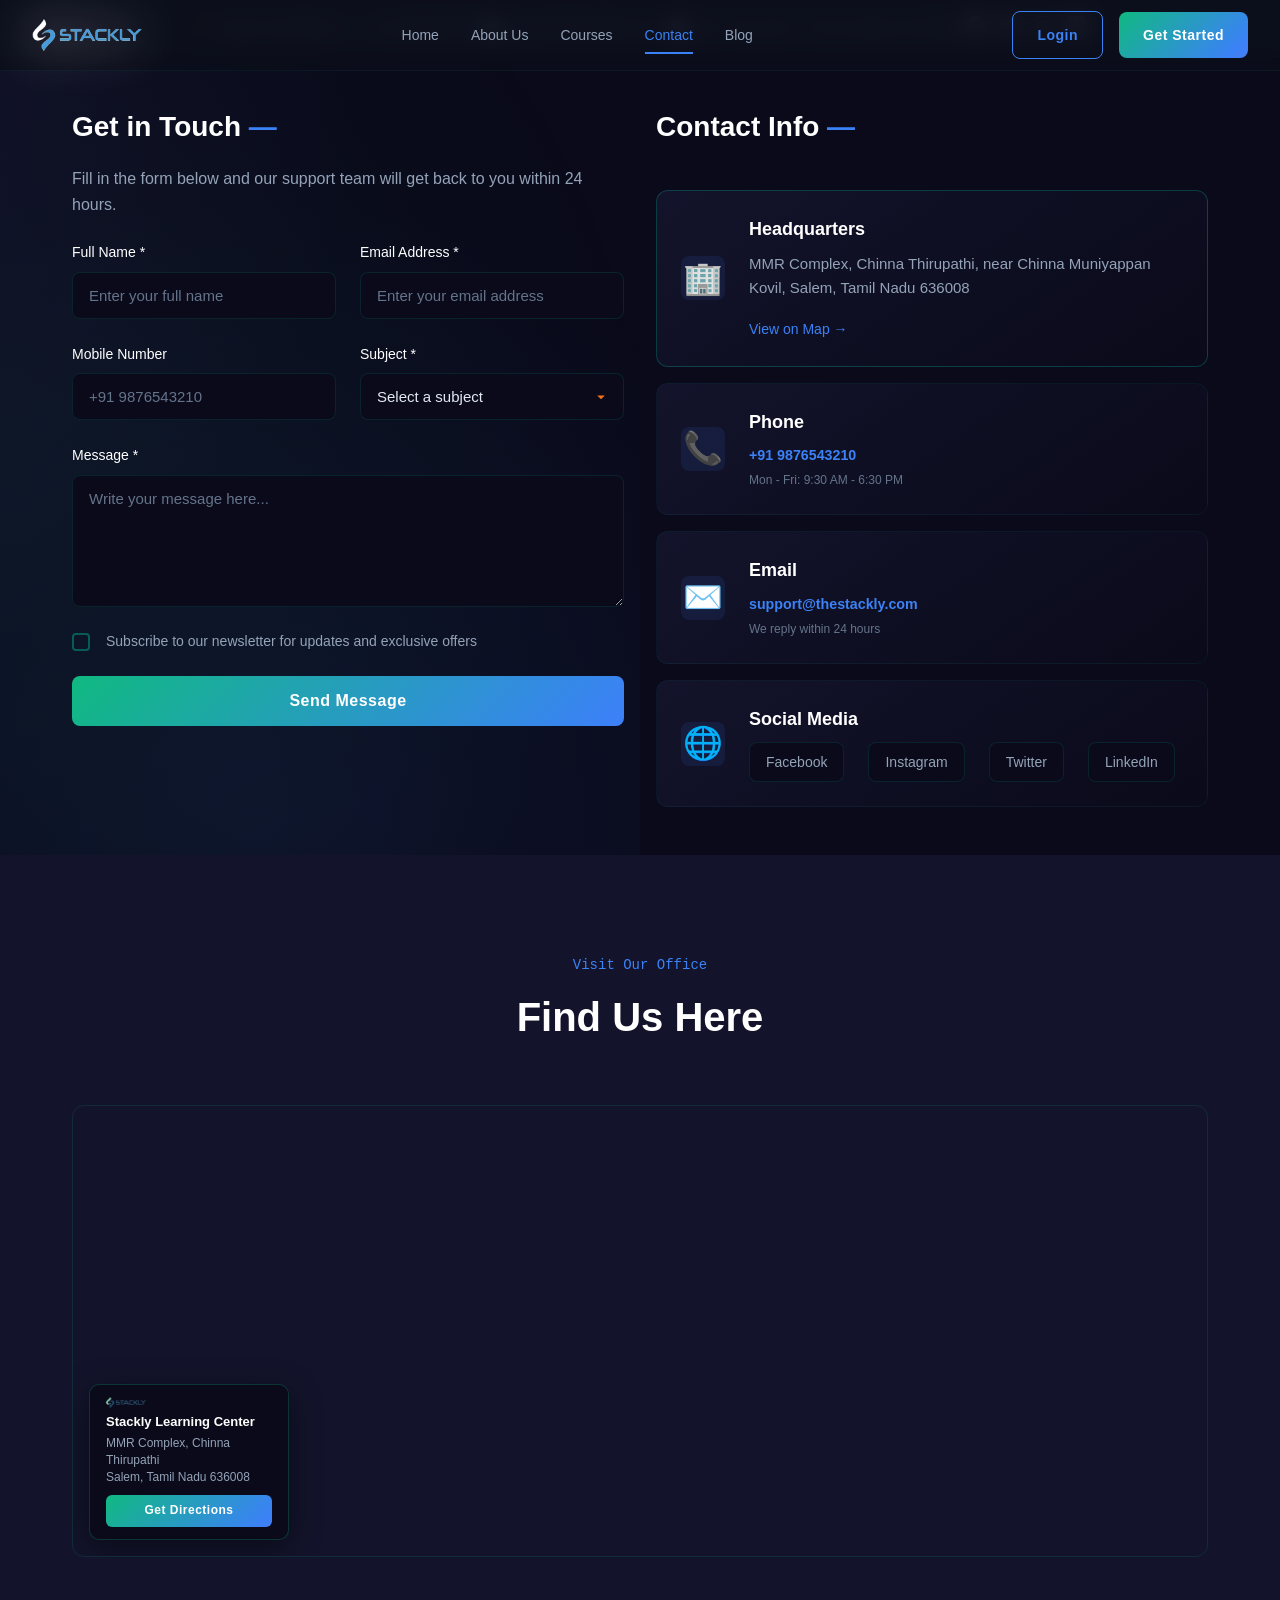
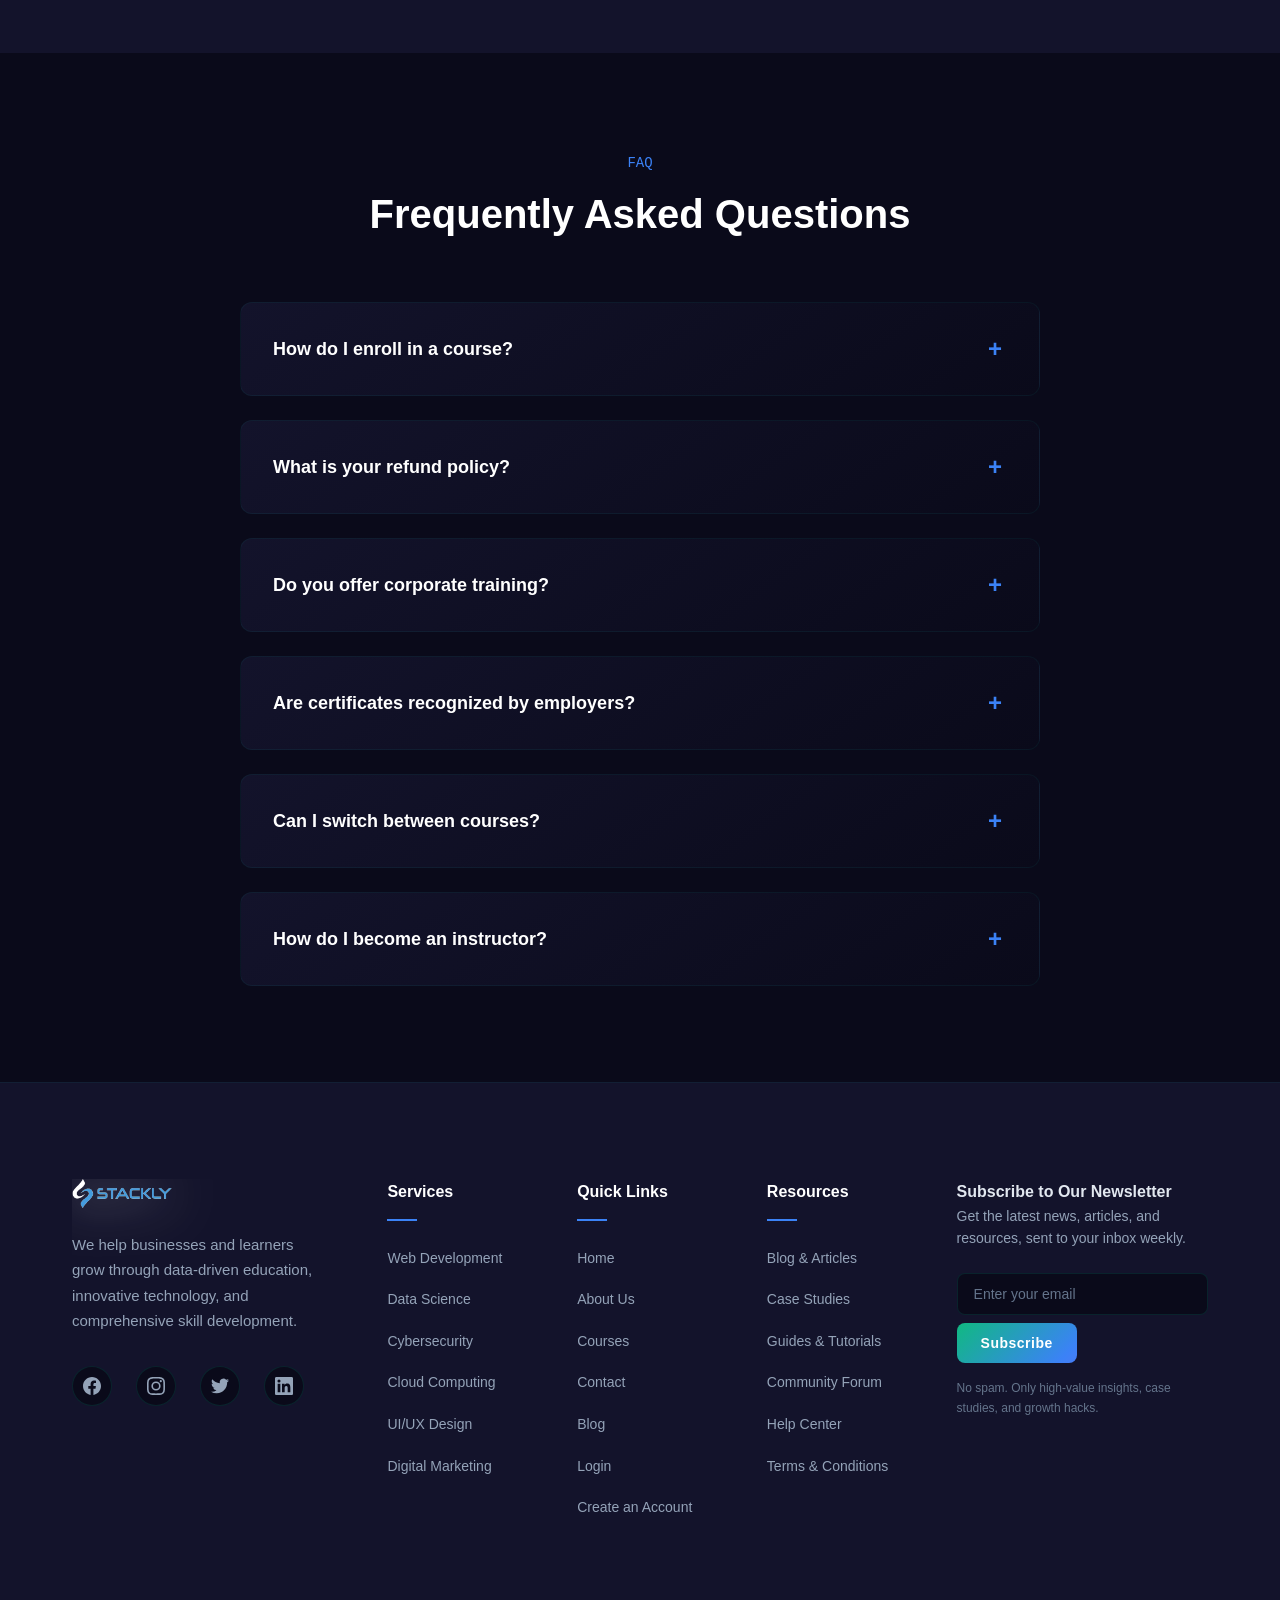
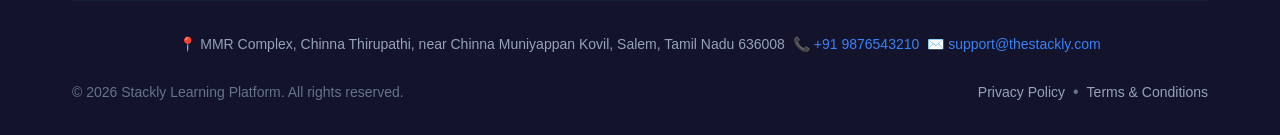
<file: contact.html>
<!DOCTYPE html>
<html lang="en">
<head>
    <meta charset="UTF-8">
    <meta name="viewport" content="width=device-width, initial-scale=1.0">
    <title>Contact Us - Stackly | Get in Touch</title>
    <link rel="stylesheet" href="style.css">
</head>
<body>
    
    <div id="stage-loader" class="stage-loader">
        <div class="loader-content">
            <img src="assets/logo.webp" alt="Stackly Logo" class="loader-logo" width="100">
            <div class="loader-spinner">
                <svg viewBox="0 0 100 100" class="spinner-svg">
                    <circle cx="50" cy="50" r="40" class="spinner-track"></circle>
                    <circle cx="50" cy="50" r="40" class="spinner-active"></circle>
                </svg>
            </div>
            <p class="loader-text">Loading Contact Page...</p>
        </div>
    </div>

    
    <header class="main-header">
        <nav class="navbar">
            <div class="nav-brand">
                <a href="index.html" class="logo-link">
                    <img src="assets/logo.webp" alt="Stackly" class="brand-logo" width="40" height="40">
                    
                </a>
            </div>
            <ul class="nav-menu">
                <li class="nav-item">
                    <a href="index.html" class="nav-link">Home</a>
                </li>
                <li class="nav-item">
                    <a href="about.html" class="nav-link">About Us</a>
                </li>
                <li class="nav-item">
                    <a href="courses.html" class="nav-link">Courses</a>
                </li>
                <li class="nav-item"><a href="contact.html" class="nav-link active">Contact</a></li>
                <li class="nav-item"><a href="blog.html" class="nav-link">Blog</a></li>
            </ul>
            <div class="nav-actions">
                <a href="login.html" class="btn btn-outline">Login</a>
                <a href="signup.html" class="btn btn-primary">Get Started</a>
            </div>
            <button class="hamburger-btn" aria-label="Open Menu">
                <span class="hamburger-line"></span>
                <span class="hamburger-line"></span>
                <span class="hamburger-line"></span>
            </button>
        </nav>
        <div class="mobile-menu-overlay">
            <div class="mobile-menu-header">
                <a href="index.html" class="mobile-logo-link">
                    <img src="assets/logo.webp" alt="Stackly" width="40">
                    
                </a>
                <button class="mobile-close-btn" aria-label="Close Menu">✕</button>
            </div>
            <div class="mobile-menu-content">
                <ul class="mobile-nav-list">
                    <li><a href="index.html">Home</a></li>
                    <li><a href="about.html">About Us</a></li>
                    <li><a href="courses.html">Courses</a></li>
                    <li><a href="contact.html">Contact</a></li>
                    <li><a href="blog.html">Blog</a></li>
                    <li><a href="login.html">Login</a></li>
                    <li><a href="signup.html" class="btn btn-primary mobile-cta">Get Started Now →</a></li>
                </ul>
                <div class="mobile-contact-info">
                    <h4>Contact Info</h4>
                    <p><a href="tel:+919876543210">📞 +91 9876543210</a></p>
                    <p>📧 support@thestackly.com</p>
                    <p>📍 Stackly, Salem</p>
                </div>
            </div>
        </div>
    </header>

    
    <div class="contact-info-bar">
        <div class="container">
            <div class="contact-bar-grid">
                <div class="contact-bar-item">
                    <span class="contact-bar-icon">📍</span>
                    <span class="contact-bar-text">Salem, Tamil Nadu</span>
                </div>
                <div class="contact-bar-item">
                    <span class="contact-bar-icon">📞</span>
                    <a href="tel:+919876543210" class="contact-bar-link">+91 9876543210</a>
                </div>
                <div class="contact-bar-item">
                    <span class="contact-bar-icon">✉️</span>
                    <a href="mailto:support@thestackly.com" class="contact-bar-link">support@thestackly.com</a>
                </div>
                <div class="contact-bar-item">
                    <span class="contact-bar-icon">🕐</span>
                    <span class="contact-bar-text">Mon - Sat: 8:00 - 17:30, Sunday: CLOSED</span>
                </div>
                <div class="contact-bar-social">
                    <a href="404.html" class="social-icon-mini" aria-label="Facebook">
                        <svg viewBox="0 0 24 24" fill="currentColor" width="18"><path d="M24 12.073c0-6.627-5.373-12-12-12s-12 5.373-12 12c0 5.99 4.388 10.954 10.125 11.854v-8.385H7.078v-3.47h3.047V9.43c0-3.007 1.792-4.669 4.533-4.669 1.312 0 2.686.235 2.686.235v2.953H15.83c-1.491 0-1.956.925-1.956 1.874v2.25h3.328l-.532 3.47h-2.796v8.385C19.612 23.027 24 18.062 24 12.073z"/></svg>
                    </a>
                    <a href="404.html" class="social-icon-mini" aria-label="Twitter">
                        <svg viewBox="0 0 24 24" fill="currentColor" width="18"><path d="M23.953 4.57a10 10 0 01-2.825.775 4.958 4.958 0 002.163-2.723c-.951.555-2.005.959-3.127 1.184a4.92 4.92 0 00-8.384 4.482C7.69 8.095 4.067 6.13 1.64 3.162a4.822 4.822 0 00-.666 2.475c0 1.71.87 3.213 2.188 4.096a4.904 4.904 0 01-2.228-.616v.06a4.923 4.923 0 003.946 4.827 4.996 4.996 0 01-2.212.085 4.936 4.936 0 004.604 3.417 9.867 9.867 0 01-6.102 2.105c-.39 0-.779-.023-1.17-.067a13.995 13.995 0 007.557 2.209c9.053 0 13.998-7.496 13.998-13.985 0-.21 0-.42-.015-.63A9.935 9.935 0 0024 4.59z"/></svg>
                    </a>
                    <a href="404.html" class="social-icon-mini" aria-label="Instagram">
                        <svg viewBox="0 0 24 24" fill="currentColor" width="18"><path d="M12 2.163c3.204 0 3.584.012 4.85.07 3.252.148 4.771 1.691 4.919 4.919.058 1.265.069 1.645.069 4.849 0 3.205-.012 3.584-.069 4.849-.149 3.225-1.664 4.771-4.919 4.919-1.266.058-1.644.07-4.85.07-3.204 0-3.584-.012-4.849-.07-3.26-.149-4.771-1.699-4.919-4.92-.058-1.265-.07-1.644-.07-4.849 0-3.204.013-3.583.07-4.849.149-3.227 1.664-4.771 4.919-4.919 1.266-.057 1.645-.069 4.849-.069zM12 0C8.741 0 8.333.014 7.053.072 2.695.272.273 2.69.073 7.052.014 8.333 0 8.741 0 12c0 3.259.014 3.668.072 4.948.2 4.358 2.618 6.78 6.98 6.98C8.333 23.986 8.741 24 12 24c3.259 0 3.668-.014 4.948-.072 4.354-.2 6.782-2.618 6.979-6.98.059-1.28.073-1.689.073-4.948 0-3.259-.014-3.667-.072-4.947-.196-4.354-2.617-6.78-6.979-6.98C15.668.014 15.259 0 12 0zm0 5.838a6.162 6.162 0 100 12.324 6.162 6.162 0 000-12.324zM12 16a4 4 0 110-8 4 4 0 010 8zm6.406-11.845a1.44 1.44 0 100 2.881 1.44 1.44 0 000-2.881z"/></svg>
                    </a>
                    <a href="404.html" class="social-icon-mini" aria-label="LinkedIn">
                        <svg viewBox="0 0 24 24" fill="currentColor" width="18"><path d="M20.447 20.452h-3.554v-5.569c0-1.328-.027-3.037-1.852-3.037-1.853 0-2.136 1.445-2.136 2.939v5.667H9.351V9h3.414v1.561h.046c.477-.9 1.637-1.85 3.37-1.85 3.601 0 4.267 2.37 4.267 5.455v6.286zM5.337 7.433a2.062 2.062 0 01-2.063-2.065 2.064 2.064 0 112.063 2.065zm1.782 13.019H3.555V9h3.564v11.452zM22.225 0H1.771C.792 0 0 .774 0 1.729v20.542C0 23.227.792 24 1.771 24h20.451C23.2 24 24 23.227 24 22.271V1.729C24 .774 23.2 0 22.222 0h.003z"/></svg>
                    </a>
                </div>
            </div>
        </div>
    </div>

    
    <section class="contact-main-section section-reveal">
        <div class="container">
            <div class="contact-grid">
                
                <div class="contact-form-wrap">
                    <div class="form-header">
                        <h2 class="form-title">Get in Touch <span class="form-accent">—</span></h2>
                        <p class="form-subtitle">Fill in the form below and our support team will get back to you within 24 hours.</p>
                    </div>
                    
                    <form class="contact-form" id="contact-form" novalidate>
                        <div class="form-row">
                            <div class="form-group">
                                <label for="contact-name" class="form-label">Full Name *</label>
                                <input type="text" id="contact-name" name="name" class="form-input" placeholder="Enter your full name" required>
                                <span class="form-error" id="error-name">Please fill this field</span>
                            </div>
                            <div class="form-group">
                                <label for="contact-email" class="form-label">Email Address *</label>
                                <input type="email" id="contact-email" name="email" class="form-input" placeholder="Enter your email address" required>
                                <span class="form-error" id="error-email">Please fill this field</span>
                            </div>
                        </div>
                        
                        <div class="form-row">
                            <div class="form-group">
                                <label for="contact-mobile" class="form-label">Mobile Number</label>
                                <input type="tel" id="contact-mobile" name="mobile" class="form-input" placeholder="+91 9876543210">
                                <span class="form-error" id="error-mobile">Please enter a valid 10-digit mobile number</span>
                            </div>
                            <div class="form-group">
                                <label for="contact-subject" class="form-label">Subject *</label>
                                <select id="contact-subject" name="subject" class="form-select" required>
                                    <option value="">Select a subject</option>
                                    <option value="general">General Inquiry</option>
                                    <option value="courses">Course Information</option>
                                    <option value="technical">Technical Support</option>
                                    <option value="billing">Billing & Payments</option>
                                    <option value="partnership">Partnership</option>
                                    <option value="careers">Careers</option>
                                </select>
                                <span class="form-error" id="error-subject">Please fill this field</span>
                            </div>
                        </div>
                        
                        <div class="form-group">
                            <label for="contact-message" class="form-label">Message *</label>
                            <textarea id="contact-message" name="message" class="form-textarea" rows="6" placeholder="Write your message here..." required></textarea>
                            <span class="form-error" id="error-message">Please fill this field</span>
                        </div>
                        
                        <div class="form-group checkbox-group">
                            <label class="checkbox-label">
                                <input type="checkbox" name="newsletter" class="checkbox-input">
                                <span class="checkbox-custom"></span>
                                <span class="checkbox-text">Subscribe to our newsletter for updates and exclusive offers</span>
                            </label>
                        </div>
                        
                        <button type="submit" class="btn btn-primary btn-large btn-full">Send Message</button>
                    </form>
                </div>

                
                <div class="contact-info-wrap">
                    <div class="info-header">
                        <h2 class="info-title">Contact Info <span class="info-accent">—</span></h2>
                    </div>
                    
                    <div class="info-cards">
                        <div class="info-card headquarters">
                            <div class="info-icon">🏢</div>
                            <div class="info-content">
                                <h3 class="info-card-title">Headquarters</h3>
                                <p class="info-card-text">MMR Complex, Chinna Thirupathi, near Chinna Muniyappan Kovil, Salem, Tamil Nadu 636008</p>
                                <a href="https://maps.google.com/?q=MMR+Complex+Chinna+Thirupathi+Salem" class="info-link" target="_blank">View on Map →</a>
                            </div>
                        </div>
                        
                        <div class="info-card">
                            <div class="info-icon">📞</div>
                            <div class="info-content">
                                <h3 class="info-card-title">Phone</h3>
                                <a href="tel:+919876543210" class="info-link-large">+91 9876543210</a>
                                <p class="info-note">Mon - Fri: 9:30 AM - 6:30 PM</p>
                            </div>
                        </div>
                        
                        <div class="info-card">
                            <div class="info-icon">✉️</div>
                            <div class="info-content">
                                <h3 class="info-card-title">Email</h3>
                                <a href="mailto:support@thestackly.com" class="info-link-large">support@thestackly.com</a>
                                <p class="info-note">We reply within 24 hours</p>
                            </div>
                        </div>
                        
                        <div class="info-card">
                            <div class="info-icon">🌐</div>
                            <div class="info-content">
                                <h3 class="info-card-title">Social Media</h3>
                                <div class="info-social-links">
                                    <a href="404.html" class="info-social-link">Facebook</a>
                                    <a href="404.html" class="info-social-link">Instagram</a>
                                    <a href="404.html" class="info-social-link">Twitter</a>
                                    <a href="404.html" class="info-social-link">LinkedIn</a>
                                </div>
                            </div>
                        </div>
                    </div>
                    
                </div>
            </div>
        </div>
    </section>

    
    <section class="map-section section-reveal">
        <div class="container">
            <div class="section-header">
                <span class="section-tag">Visit Our Office</span>
                <h2 class="section-title">Find Us Here</h2>
            </div>
            <div class="map-container">
                <iframe 
                    src="https://www.google.com/maps/embed?pb=!1m18!1m12!1m3!1d3917.0!2d78.15!3d11.65!2m3!1f0!2f0!3f0!3m2!1i1024!2i768!4f13.1!3m3!1m2!1s0x0%3A0x0!2zMTHCsDM5JzAwLjAiTiA3OMKwMDknMDAuMCJF!5e0!3m2!1sen!2sin!4v1600000000000!5m2!1sen!2sin" 
                    width="100%" 
                    height="450" 
                    style="border:0;" 
                    allowfullscreen="" 
                    loading="lazy" 
                    referrerpolicy="no-referrer-when-downgrade"
                    title="Stackly Office Location"
                    class="google-map">
                </iframe>
                <div class="map-overlay-card">
                    <img src="assets/logo.webp" alt="Stackly" class="map-logo" width="40">
                    <h4>Stackly Learning Center</h4>
                    <p>MMR Complex, Chinna Thirupathi<br>Salem, Tamil Nadu 636008</p>
                    <a href="https://maps.google.com/?q=MMR+Complex+Chinna+Thirupathi+Salem" class="btn btn-primary btn-small" target="_blank">Get Directions</a>
                </div>
            </div>
        </div>
    </section>

    
    <section class="faq-section section-reveal">
        <div class="container">
            <div class="section-header">
                <span class="section-tag">FAQ</span>
                <h2 class="section-title">Frequently Asked Questions</h2>
            </div>
            <div class="faq-grid">
                <div class="faq-item">
                    <button class="faq-question" aria-expanded="false">
                        <span>How do I enroll in a course?</span>
                        <span class="faq-icon">+</span>
                    </button>
                    <div class="faq-answer">
                        <p>Simply browse our course catalog, select the program you're interested in, and click "Enroll Now." You'll be guided through the payment process and gain immediate access to course materials upon confirmation.</p>
                    </div>
                </div>
                <div class="faq-item">
                    <button class="faq-question" aria-expanded="false">
                        <span>What is your refund policy?</span>
                        <span class="faq-icon">+</span>
                    </button>
                    <div class="faq-answer">
                        <p>We offer a 7-day money-back guarantee on all courses. If you're not satisfied with the content within the first week, contact our support team for a full refund, no questions asked.</p>
                    </div>
                </div>
                <div class="faq-item">
                    <button class="faq-question" aria-expanded="false">
                        <span>Do you offer corporate training?</span>
                        <span class="faq-icon">+</span>
                    </button>
                    <div class="faq-answer">
                        <p>Yes! Stackly for Business provides customized corporate training solutions. Contact our enterprise team at enterprise@thestackly.com for tailored packages and volume pricing.</p>
                    </div>
                </div>
                <div class="faq-item">
                    <button class="faq-question" aria-expanded="false">
                        <span>Are certificates recognized by employers?</span>
                        <span class="faq-icon">+</span>
                    </button>
                    <div class="faq-answer">
                        <p>Absolutely. Our certificates are verified and recognized by over 500+ partner companies worldwide. Each certificate includes a unique verification link that employers can validate instantly.</p>
                    </div>
                </div>
                <div class="faq-item">
                    <button class="faq-question" aria-expanded="false">
                        <span>Can I switch between courses?</span>
                        <span class="faq-icon">+</span>
                    </button>
                    <div class="faq-answer">
                        <p>Yes, Pro and Enterprise members can switch courses within the first 14 days of enrollment. Starter plan users can upgrade their plan to access this flexibility.</p>
                    </div>
                </div>
                <div class="faq-item">
                    <button class="faq-question" aria-expanded="false">
                        <span>How do I become an instructor?</span>
                        <span class="faq-icon">+</span>
                    </button>
                    <div class="faq-answer">
                        <p>We welcome industry experts to join our instructor community. Apply through our "Become an Instructor" page with your portfolio and teaching experience. Our team reviews applications within 5 business days.</p>
                    </div>
                </div>
            </div>
        </div>
    </section>

    
    <footer class="main-footer">
        <div class="container">
            <div class="footer-grid">
                <div class="footer-brand">
                    <a href="index.html" class="footer-logo-link">
                        <img src="assets/logo.webp" alt="Stackly" width="50" class="footer-logo">
                        
                    </a>
                    <p class="footer-desc">We help businesses and learners grow through data-driven education, innovative technology, and comprehensive skill development.</p>
                    <div class="footer-social">
                        <a href="404.html" class="social-icon" aria-label="Facebook">
                            <svg viewBox="0 0 24 24" fill="currentColor"><path d="M24 12.073c0-6.627-5.373-12-12-12s-12 5.373-12 12c0 5.99 4.388 10.954 10.125 11.854v-8.385H7.078v-3.47h3.047V9.43c0-3.007 1.792-4.669 4.533-4.669 1.312 0 2.686.235 2.686.235v2.953H15.83c-1.491 0-1.956.925-1.956 1.874v2.25h3.328l-.532 3.47h-2.796v8.385C19.612 23.027 24 18.062 24 12.073z"/></svg>
                        </a>
                        <a href="404.html" class="social-icon" aria-label="Instagram">
                            <svg viewBox="0 0 24 24" fill="currentColor"><path d="M12 2.163c3.204 0 3.584.012 4.85.07 3.252.148 4.771 1.691 4.919 4.919.058 1.265.069 1.645.069 4.849 0 3.205-.012 3.584-.069 4.849-.149 3.225-1.664 4.771-4.919 4.919-1.266.058-1.644.07-4.85.07-3.204 0-3.584-.012-4.849-.07-3.26-.149-4.771-1.699-4.919-4.92-.058-1.265-.07-1.644-.07-4.849 0-3.204.013-3.583.07-4.849.149-3.227 1.664-4.771 4.919-4.919 1.266-.057 1.645-.069 4.849-.069zM12 0C8.741 0 8.333.014 7.053.072 2.695.272.273 2.69.073 7.052.014 8.333 0 8.741 0 12c0 3.259.014 3.668.072 4.948.2 4.358 2.618 6.78 6.98 6.98C8.333 23.986 8.741 24 12 24c3.259 0 3.668-.014 4.948-.072 4.354-.2 6.782-2.618 6.979-6.98.059-1.28.073-1.689.073-4.948 0-3.259-.014-3.667-.072-4.947-.196-4.354-2.617-6.78-6.979-6.98C15.668.014 15.259 0 12 0zm0 5.838a6.162 6.162 0 100 12.324 6.162 6.162 0 000-12.324zM12 16a4 4 0 110-8 4 4 0 010 8zm6.406-11.845a1.44 1.44 0 100 2.881 1.44 1.44 0 000-2.881z"/></svg>
                        </a>
                        <a href="404.html" class="social-icon" aria-label="Twitter">
                            <svg viewBox="0 0 24 24" fill="currentColor"><path d="M23.953 4.57a10 10 0 01-2.825.775 4.958 4.958 0 002.163-2.723c-.951.555-2.005.959-3.127 1.184a4.92 4.92 0 00-8.384 4.482C7.69 8.095 4.067 6.13 1.64 3.162a4.822 4.822 0 00-.666 2.475c0 1.71.87 3.213 2.188 4.096a4.904 4.904 0 01-2.228-.616v.06a4.923 4.923 0 003.946 4.827 4.996 4.996 0 01-2.212.085 4.936 4.936 0 004.604 3.417 9.867 9.867 0 01-6.102 2.105c-.39 0-.779-.023-1.17-.067a13.995 13.995 0 007.557 2.209c9.053 0 13.998-7.496 13.998-13.985 0-.21 0-.42-.015-.63A9.935 9.935 0 0024 4.59z"/></svg>
                        </a>
                        <a href="404.html" class="social-icon" aria-label="LinkedIn">
                            <svg viewBox="0 0 24 24" fill="currentColor"><path d="M20.447 20.452h-3.554v-5.569c0-1.328-.027-3.037-1.852-3.037-1.853 0-2.136 1.445-2.136 2.939v5.667H9.351V9h3.414v1.561h.046c.477-.9 1.637-1.85 3.37-1.85 3.601 0 4.267 2.37 4.267 5.455v6.286zM5.337 7.433a2.062 2.062 0 01-2.063-2.065 2.064 2.064 0 112.063 2.065zm1.782 13.019H3.555V9h3.564v11.452zM22.225 0H1.771C.792 0 0 .774 0 1.729v20.542C0 23.227.792 24 1.771 24h20.451C23.2 24 24 23.227 24 22.271V1.729C24 .774 23.2 0 22.222 0h.003z"/></svg>
                        </a>
                    </div>
                </div>
                <div class="footer-links-col">
                    <h4 class="footer-col-title">Services</h4>
                    <ul class="footer-links">
                        <li><a href="courses.html">Web Development</a></li>
                        <li><a href="courses.html">Data Science</a></li>
                        <li><a href="courses.html">Cybersecurity</a></li>
                        <li><a href="courses.html">Cloud Computing</a></li>
                        <li><a href="courses.html">UI/UX Design</a></li>
                        <li><a href="courses.html">Digital Marketing</a></li>
                    </ul>
                </div>
                <div class="footer-links-col">
                    <h4 class="footer-col-title">Quick Links</h4>
                    <ul class="footer-links">
                        <li><a href="index.html">Home</a></li>
                        <li><a href="about.html">About Us</a></li>
                        <li><a href="courses.html">Courses</a></li>
                        <li><a href="contact.html">Contact</a></li>
                        <li><a href="blog.html">Blog</a></li>
                        <li><a href="login.html">Login</a></li>
                        <li><a href="signup.html">Create an Account</a></li>
                    </ul>
                </div>
                <div class="footer-links-col">
                    <h4 class="footer-col-title">Resources</h4>
                    <ul class="footer-links">
                        <li><a href="404.html">Blog & Articles</a></li>
                        <li><a href="404.html">Case Studies</a></li>
                        <li><a href="404.html">Guides & Tutorials</a></li>
                        <li><a href="404.html">Community Forum</a></li>
                        <li><a href="404.html">Help Center</a></li>
                        <li><a href="404.html">Terms & Conditions</a></li>
                    </ul>
                </div>
                <div class="footer-newsletter">
                    <h4 class="footer-col-title">Subscribe to Our Newsletter</h4>
                    <p class="newsletter-desc">Get the latest news, articles, and resources, sent to your inbox weekly.</p>
                    <form class="newsletter-form" action="404.html">
                        <input type="email" class="newsletter-input" placeholder="Enter your email" required>
                        <button type="submit" class="btn btn-primary newsletter-btn">Subscribe</button>
                    </form>
                    <p class="newsletter-note">No spam. Only high-value insights, case studies, and growth hacks.</p>
                </div>
            </div>
            <div class="footer-bottom">
                <div class="footer-contact-bar">
                    <span>📍 MMR Complex, Chinna Thirupathi, near Chinna Muniyappan Kovil, Salem, Tamil Nadu 636008</span>
                    <span>📞 <a href="tel:+919876543210">+91 9876543210</a></span>
                    <span>✉️ <a href="mailto:support@thestackly.com">support@thestackly.com</a></span>
                </div>
                <div class="footer-copyright">
                    <p>© 2026 Stackly Learning Platform. All rights reserved.</p>
                    <div class="footer-legal-links">
                        <a href="404.html">Privacy Policy</a>
                        <span>•</span>
                        <a href="404.html">Terms & Conditions</a>
                    </div>
                </div>
            </div>
        </div>
    </footer>

    <script src="script.js"></script>
</body>
</html>
</file>
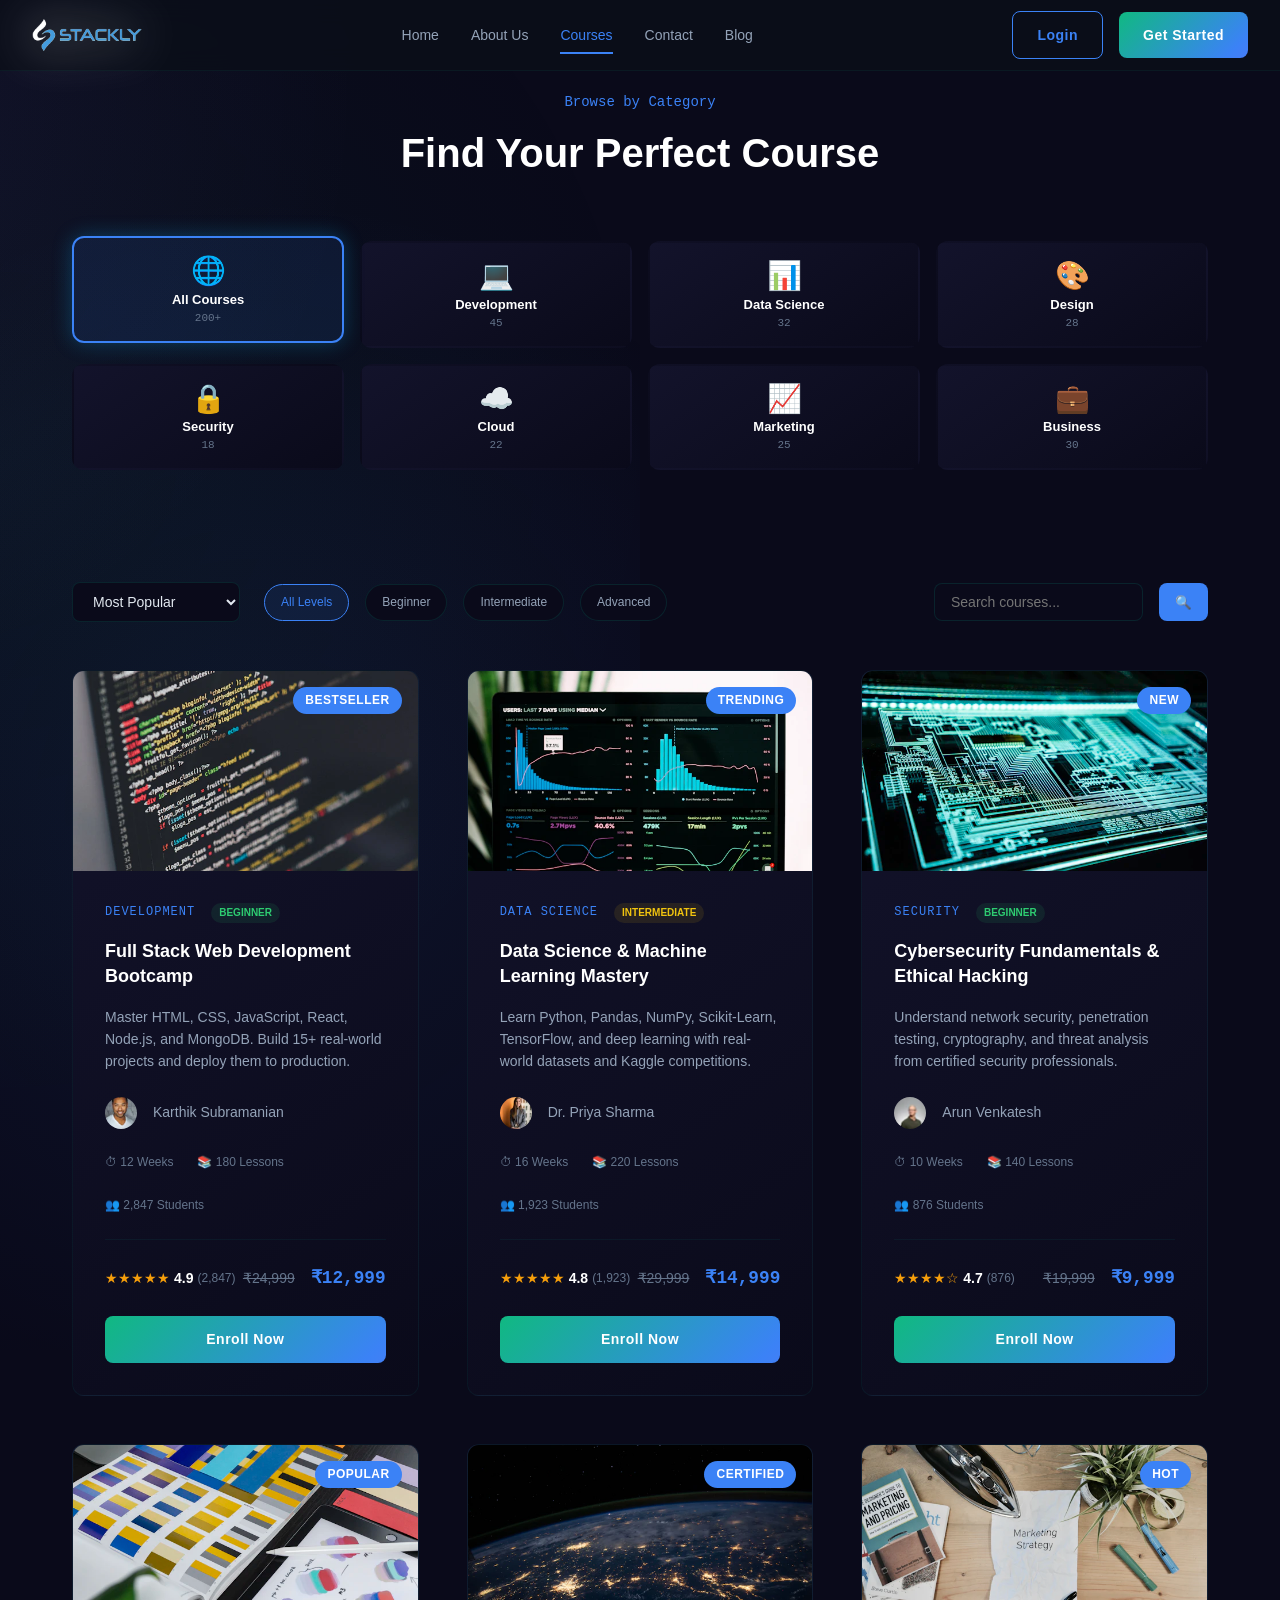
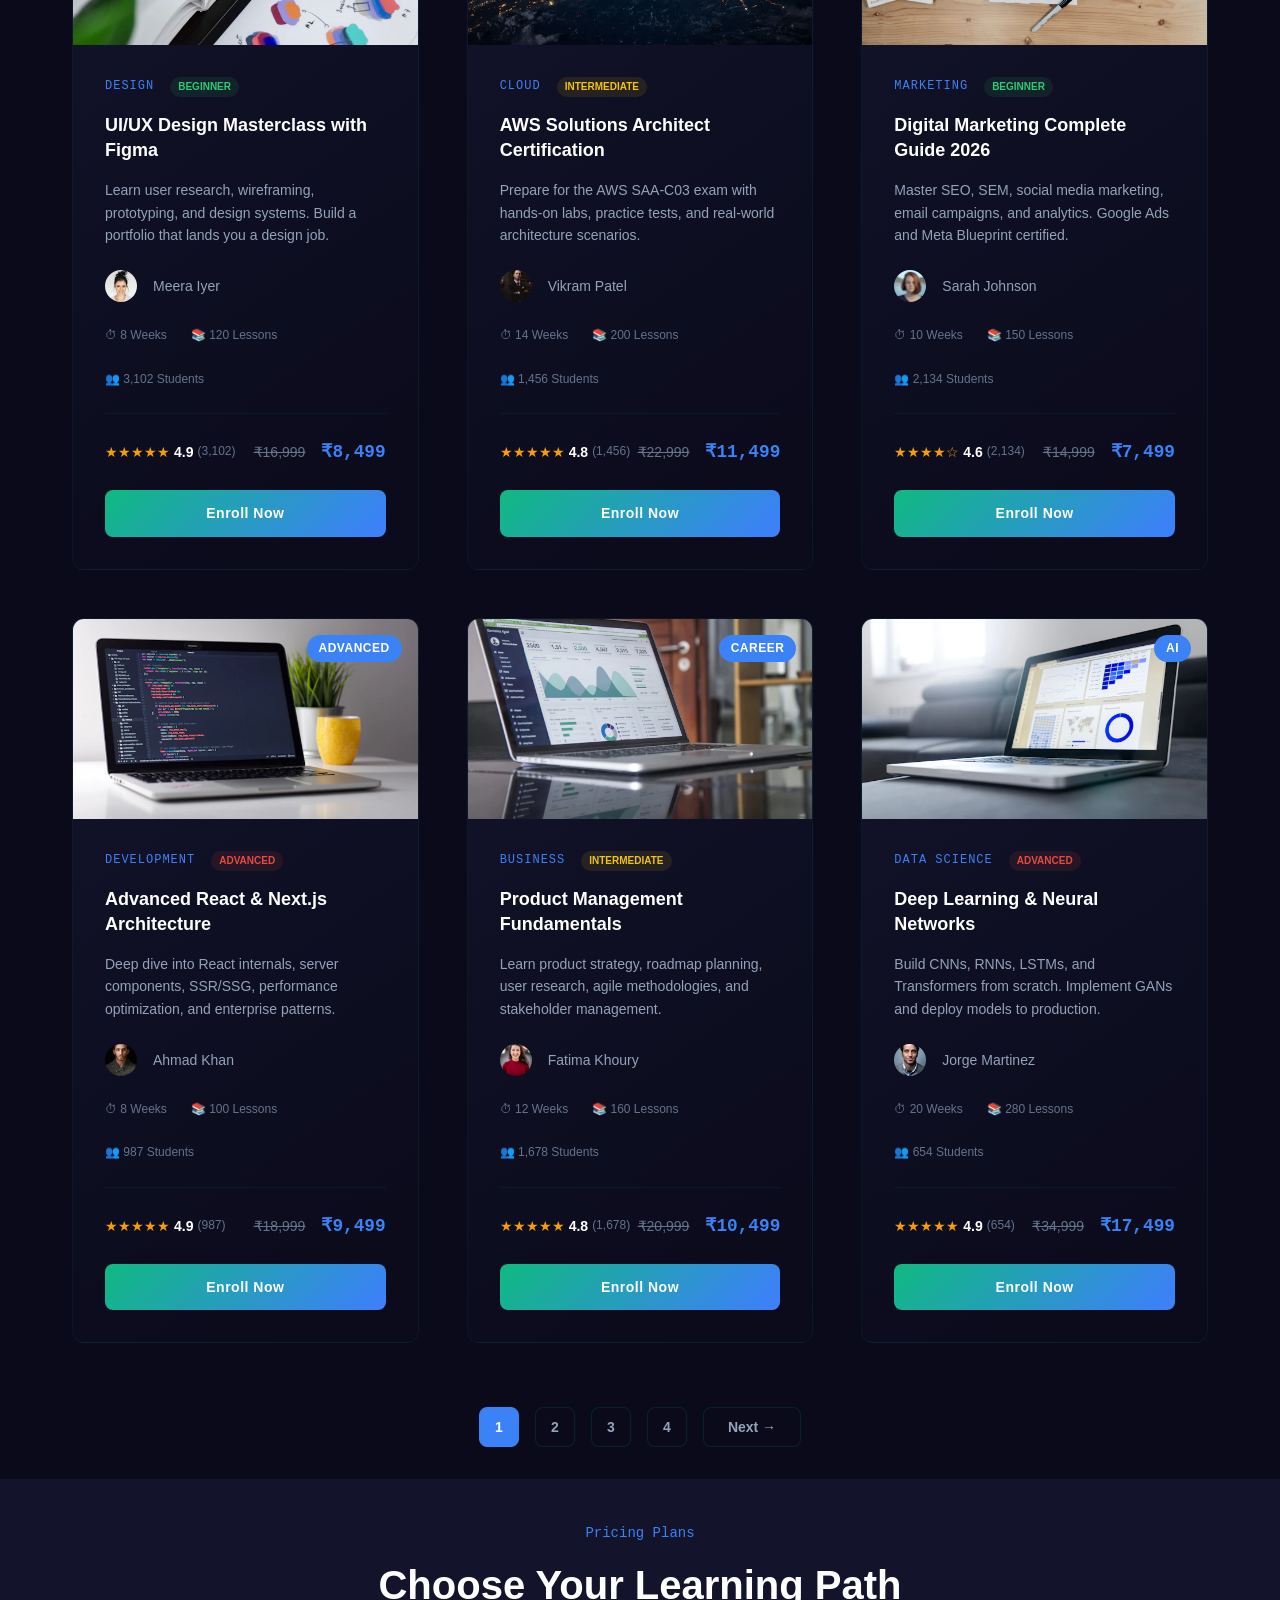
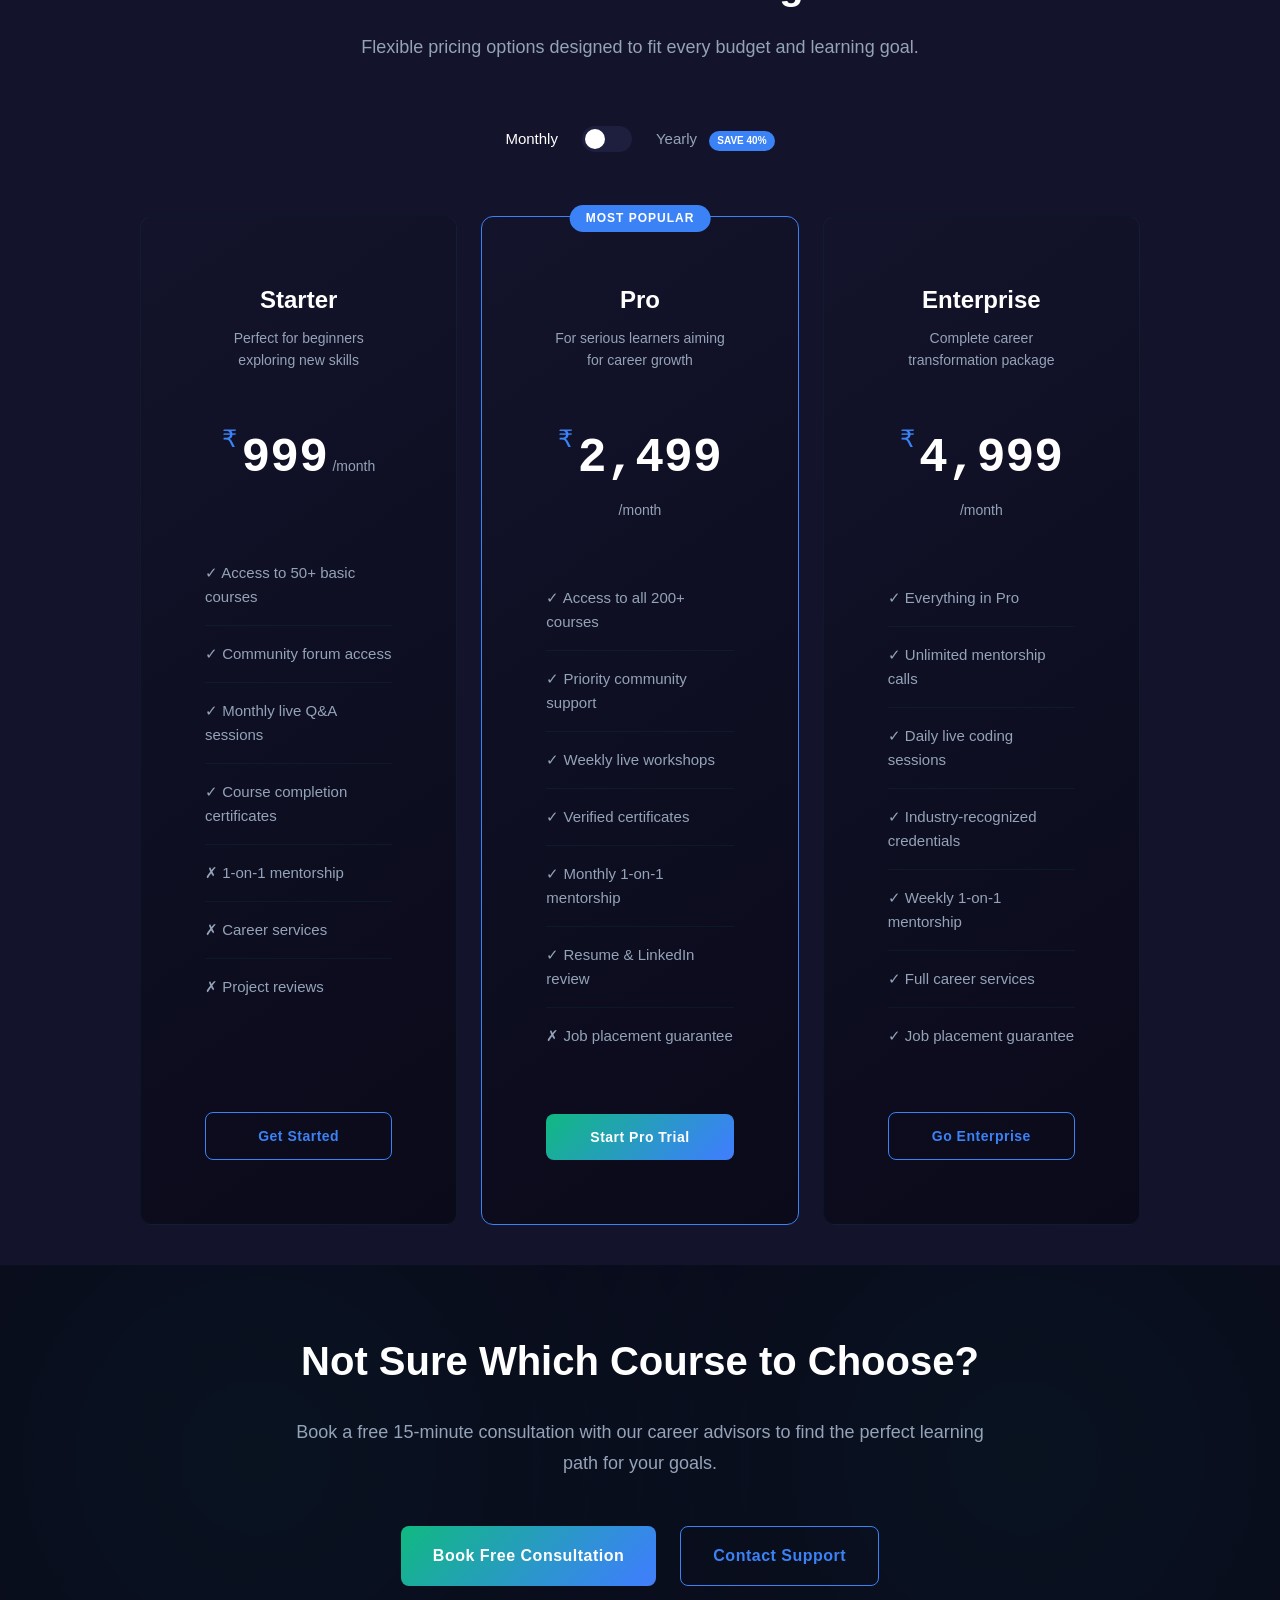
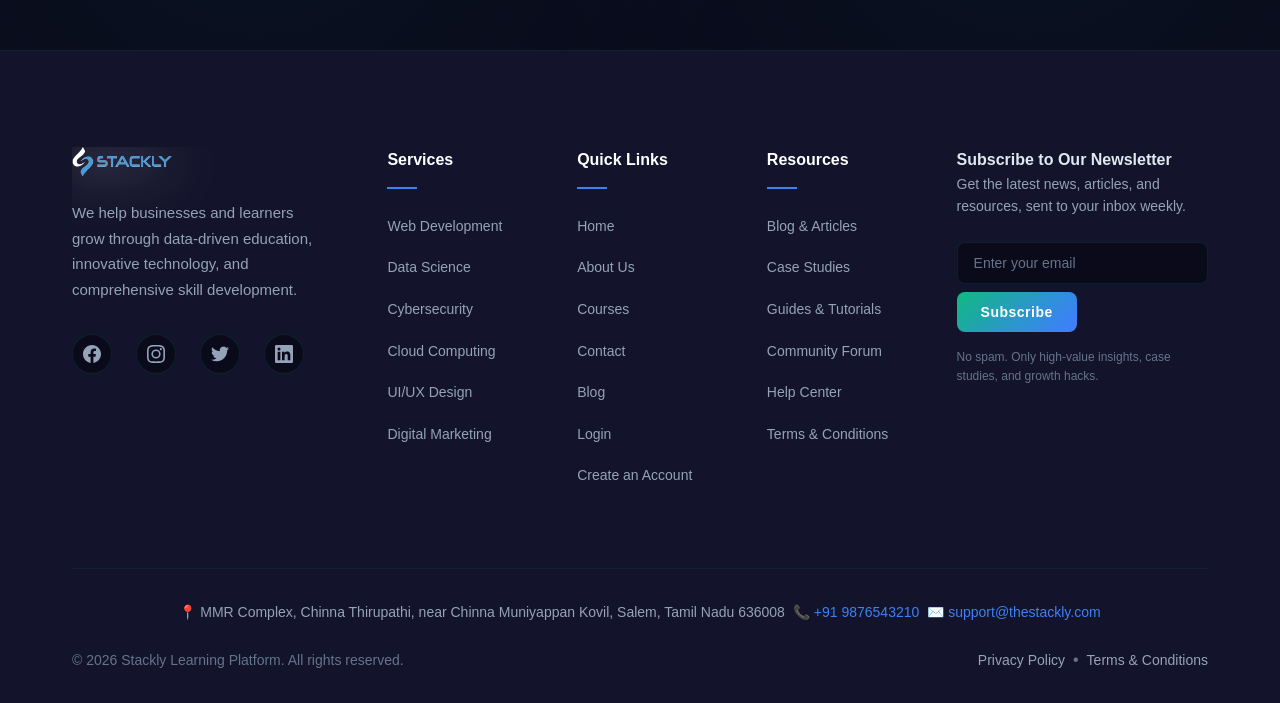
<file: courses.html>
<!DOCTYPE html>
<html lang="en">
<head>
    <meta charset="UTF-8">
    <meta name="viewport" content="width=device-width, initial-scale=1.0">
    <title>Courses - Stackly | Explore Our Learning Programs</title>
    <link rel="stylesheet" href="style.css">
</head>
<body>
    
    <div id="stage-loader" class="stage-loader">
        <div class="loader-content">
            <img src="assets/logo.webp" alt="Stackly Logo" class="loader-logo" width="100">
            <div class="loader-spinner">
                <svg viewBox="0 0 100 100" class="spinner-svg">
                    <circle cx="50" cy="50" r="40" class="spinner-track"></circle>
                    <circle cx="50" cy="50" r="40" class="spinner-active"></circle>
                </svg>
            </div>
            <p class="loader-text">Loading Course Catalog...</p>
        </div>
    </div>

    
    <header class="main-header">
        <nav class="navbar">
            <div class="nav-brand">
                <a href="index.html" class="logo-link">
                    <img src="assets/logo.webp" alt="Stackly" class="brand-logo" width="40" height="40">
                    
                </a>
            </div>
            <ul class="nav-menu">
                <li class="nav-item">
                    <a href="index.html" class="nav-link">Home</a>
                </li>
                <li class="nav-item">
                    <a href="about.html" class="nav-link">About Us</a>
                </li>
                <li class="nav-item">
                    <a href="courses.html" class="nav-link active">Courses</a>
                </li>
                <li class="nav-item"><a href="contact.html" class="nav-link">Contact</a></li>
                <li class="nav-item"><a href="blog.html" class="nav-link">Blog</a></li>
            </ul>
            <div class="nav-actions">
                <a href="login.html" class="btn btn-outline">Login</a>
                <a href="signup.html" class="btn btn-primary">Get Started</a>
            </div>
            <button class="hamburger-btn" aria-label="Open Menu">
                <span class="hamburger-line"></span>
                <span class="hamburger-line"></span>
                <span class="hamburger-line"></span>
            </button>
        </nav>
        <div class="mobile-menu-overlay">
            <div class="mobile-menu-header">
                <a href="index.html" class="mobile-logo-link">
                    <img src="assets/logo.webp" alt="Stackly" width="40">
                    
                </a>
                <button class="mobile-close-btn" aria-label="Close Menu">✕</button>
            </div>
            <div class="mobile-menu-content">
                <ul class="mobile-nav-list">
                    <li><a href="index.html">Home</a></li>
                    <li><a href="about.html">About Us</a></li>
                    <li><a href="courses.html">Courses</a></li>
                    <li><a href="contact.html">Contact</a></li>
                    <li><a href="blog.html">Blog</a></li>
                    <li><a href="login.html">Login</a></li>
                    <li><a href="signup.html" class="btn btn-primary mobile-cta">Get Started Now →</a></li>
                </ul>
                <div class="mobile-contact-info">
                    <h4>Contact Info</h4>
                    <p><a href="tel:+919876543210">📞 +91 9876543210</a></p>
                    <p>📧 support@thestackly.com</p>
                    <p>📍 Stackly, Salem</p>
                </div>
            </div>
        </div>
    </header>

    
    <section id="categories" class="categories-section section-reveal">
        <div class="container">
            <div class="section-header">
                <span class="section-tag">Browse by Category</span>
                <h2 class="section-title">Find Your Perfect Course</h2>
            </div>
            <div class="categories-grid" onclick="window.location.href='404.html'" style="cursor: pointer;">
                <button class="category-card active" data-filter="all">
                    <span class="category-icon">🌐</span>
                    <span class="category-name">All Courses</span>
                    <span class="category-count">200+</span>
                </button>
                <button class="category-card" data-filter="development">
                    <span class="category-icon">💻</span>
                    <span class="category-name">Development</span>
                    <span class="category-count">45</span>
                </button>
                <button class="category-card" data-filter="data">
                    <span class="category-icon">📊</span>
                    <span class="category-name">Data Science</span>
                    <span class="category-count">32</span>
                </button>
                <button class="category-card" data-filter="design">
                    <span class="category-icon">🎨</span>
                    <span class="category-name">Design</span>
                    <span class="category-count">28</span>
                </button>
                <button class="category-card" data-filter="security">
                    <span class="category-icon">🔒</span>
                    <span class="category-name">Security</span>
                    <span class="category-count">18</span>
                </button>
                <button class="category-card" data-filter="cloud">
                    <span class="category-icon">☁️</span>
                    <span class="category-name">Cloud</span>
                    <span class="category-count">22</span>
                </button>
                <button class="category-card" data-filter="marketing">
                    <span class="category-icon">📈</span>
                    <span class="category-name">Marketing</span>
                    <span class="category-count">25</span>
                </button>
                <button class="category-card" data-filter="business">
                    <span class="category-icon">💼</span>
                    <span class="category-name">Business</span>
                    <span class="category-count">30</span>
                </button>
            </div>
        </div>
    </section>

    
    <section id="catalog" class="catalog-section section-reveal">
        <div class="container">
            <div class="catalog-header">
                <div class="catalog-filters">
                    <select class="filter-select" id="sort-filter">
                        <option value="popular">Most Popular</option>
                        <option value="newest">Newest First</option>
                        <option value="price-low">Price: Low to High</option>
                        <option value="price-high">Price: High to Low</option>
                        <option value="rating">Highest Rated</option>
                    </select>
                    <div class="filter-tags">
                        <span class="filter-tag active">All Levels</span>
                        <span class="filter-tag">Beginner</span>
                        <span class="filter-tag">Intermediate</span>
                        <span class="filter-tag">Advanced</span>
                    </div>
                </div>
                <div class="catalog-search">
                    <input type="text" class="search-input" placeholder="Search courses..." id="course-search">
                    <button class="search-btn">🔍</button>
                </div>
            </div>

            <div class="courses-grid" id="courses-grid">
                
                <article class="course-card" data-category="development" data-level="beginner">
                    <div class="course-image-wrap">
                        <img src="assets/img_9.webp" alt="Full Stack Development" class="course-thumb" loading="lazy">
                        <span class="course-badge bestseller">Bestseller</span>
                        <div class="course-overlay">
                            <button class="preview-btn">Preview Course</button>
                        </div>
                    </div>
                    <div class="course-body">
                        <div class="course-meta-top">
                            <span class="course-category-tag">Development</span>
                            <span class="course-level-tag beginner">Beginner</span>
                        </div>
                        <h3 class="course-title">Full Stack Web Development Bootcamp</h3>
                        <p class="course-desc">Master HTML, CSS, JavaScript, React, Node.js, and MongoDB. Build 15+ real-world projects and deploy them to production.</p>
                        <div class="course-instructor">
                            <img src="assets/img_10.webp" alt="Instructor" class="instructor-avatar" loading="lazy">
                            <span class="instructor-name">Karthik Subramanian</span>
                        </div>
                        <div class="course-stats">
                            <span class="stat">⏱ 12 Weeks</span>
                            <span class="stat">📚 180 Lessons</span>
                            <span class="stat">👥 2,847 Students</span>
                        </div>
                        <div class="course-footer">
                            <div class="course-rating">
                                <span class="stars">★★★★★</span>
                                <span class="rating-value">4.9</span>
                                <span class="rating-count">(2,847)</span>
                            </div>
                            <div class="course-price-wrap">
                                <span class="price-original">₹24,999</span>
                                <span class="price-current">₹12,999</span>
                            </div>
                        </div>
                        <a href="404.html" class="btn btn-primary btn-full">Enroll Now</a>
                    </div>
                </article>

                
                <article class="course-card" data-category="data" data-level="intermediate">
                    <div class="course-image-wrap">
                        <img src="assets/img_11.webp" alt="Data Science" class="course-thumb" loading="lazy">
                        <span class="course-badge trending">Trending</span>
                        <div class="course-overlay">
                            <button class="preview-btn">Preview Course</button>
                        </div>
                    </div>
                    <div class="course-body">
                        <div class="course-meta-top">
                            <span class="course-category-tag">Data Science</span>
                            <span class="course-level-tag intermediate">Intermediate</span>
                        </div>
                        <h3 class="course-title">Data Science & Machine Learning Mastery</h3>
                        <p class="course-desc">Learn Python, Pandas, NumPy, Scikit-Learn, TensorFlow, and deep learning with real-world datasets and Kaggle competitions.</p>
                        <div class="course-instructor">
                            <img src="assets/img_12.webp" alt="Instructor" class="instructor-avatar" loading="lazy">
                            <span class="instructor-name">Dr. Priya Sharma</span>
                        </div>
                        <div class="course-stats">
                            <span class="stat">⏱ 16 Weeks</span>
                            <span class="stat">📚 220 Lessons</span>
                            <span class="stat">👥 1,923 Students</span>
                        </div>
                        <div class="course-footer">
                            <div class="course-rating">
                                <span class="stars">★★★★★</span>
                                <span class="rating-value">4.8</span>
                                <span class="rating-count">(1,923)</span>
                            </div>
                            <div class="course-price-wrap">
                                <span class="price-original">₹29,999</span>
                                <span class="price-current">₹14,999</span>
                            </div>
                        </div>
                        <a href="404.html" class="btn btn-primary btn-full">Enroll Now</a>
                    </div>
                </article>

                
                <article class="course-card" data-category="security" data-level="beginner">
                    <div class="course-image-wrap">
                        <img src="assets/img_13.webp" alt="Cybersecurity" class="course-thumb" loading="lazy">
                        <span class="course-badge new">New</span>
                        <div class="course-overlay">
                            <button class="preview-btn">Preview Course</button>
                        </div>
                    </div>
                    <div class="course-body">
                        <div class="course-meta-top">
                            <span class="course-category-tag">Security</span>
                            <span class="course-level-tag beginner">Beginner</span>
                        </div>
                        <h3 class="course-title">Cybersecurity Fundamentals & Ethical Hacking</h3>
                        <p class="course-desc">Understand network security, penetration testing, cryptography, and threat analysis from certified security professionals.</p>
                        <div class="course-instructor">
                            <img src="assets/img_14.webp" alt="Instructor" class="instructor-avatar" loading="lazy">
                            <span class="instructor-name">Arun Venkatesh</span>
                        </div>
                        <div class="course-stats">
                            <span class="stat">⏱ 10 Weeks</span>
                            <span class="stat">📚 140 Lessons</span>
                            <span class="stat">👥 876 Students</span>
                        </div>
                        <div class="course-footer">
                            <div class="course-rating">
                                <span class="stars">★★★★☆</span>
                                <span class="rating-value">4.7</span>
                                <span class="rating-count">(876)</span>
                            </div>
                            <div class="course-price-wrap">
                                <span class="price-original">₹19,999</span>
                                <span class="price-current">₹9,999</span>
                            </div>
                        </div>
                        <a href="404.html" class="btn btn-primary btn-full">Enroll Now</a>
                    </div>
                </article>

                
                <article class="course-card" data-category="design" data-level="beginner">
                    <div class="course-image-wrap">
                        <img src="assets/img_15.webp" alt="UI/UX Design" class="course-thumb" loading="lazy">
                        <span class="course-badge popular">Popular</span>
                        <div class="course-overlay">
                            <button class="preview-btn">Preview Course</button>
                        </div>
                    </div>
                    <div class="course-body">
                        <div class="course-meta-top">
                            <span class="course-category-tag">Design</span>
                            <span class="course-level-tag beginner">Beginner</span>
                        </div>
                        <h3 class="course-title">UI/UX Design Masterclass with Figma</h3>
                        <p class="course-desc">Learn user research, wireframing, prototyping, and design systems. Build a portfolio that lands you a design job.</p>
                        <div class="course-instructor">
                            <img src="assets/img_16.webp" alt="Instructor" class="instructor-avatar" loading="lazy">
                            <span class="instructor-name">Meera Iyer</span>
                        </div>
                        <div class="course-stats">
                            <span class="stat">⏱ 8 Weeks</span>
                            <span class="stat">📚 120 Lessons</span>
                            <span class="stat">👥 3,102 Students</span>
                        </div>
                        <div class="course-footer">
                            <div class="course-rating">
                                <span class="stars">★★★★★</span>
                                <span class="rating-value">4.9</span>
                                <span class="rating-count">(3,102)</span>
                            </div>
                            <div class="course-price-wrap">
                                <span class="price-original">₹16,999</span>
                                <span class="price-current">₹8,499</span>
                            </div>
                        </div>
                        <a href="404.html" class="btn btn-primary btn-full">Enroll Now</a>
                    </div>
                </article>

                
                <article class="course-card" data-category="cloud" data-level="intermediate">
                    <div class="course-image-wrap">
                        <img src="assets/img_17.webp" alt="Cloud Computing" class="course-thumb" loading="lazy">
                        <span class="course-badge">Certified</span>
                        <div class="course-overlay">
                            <button class="preview-btn">Preview Course</button>
                        </div>
                    </div>
                    <div class="course-body">
                        <div class="course-meta-top">
                            <span class="course-category-tag">Cloud</span>
                            <span class="course-level-tag intermediate">Intermediate</span>
                        </div>
                        <h3 class="course-title">AWS Solutions Architect Certification</h3>
                        <p class="course-desc">Prepare for the AWS SAA-C03 exam with hands-on labs, practice tests, and real-world architecture scenarios.</p>
                        <div class="course-instructor">
                            <img src="assets/img_18.webp" alt="Instructor" class="instructor-avatar" loading="lazy">
                            <span class="instructor-name">Vikram Patel</span>
                        </div>
                        <div class="course-stats">
                            <span class="stat">⏱ 14 Weeks</span>
                            <span class="stat">📚 200 Lessons</span>
                            <span class="stat">👥 1,456 Students</span>
                        </div>
                        <div class="course-footer">
                            <div class="course-rating">
                                <span class="stars">★★★★★</span>
                                <span class="rating-value">4.8</span>
                                <span class="rating-count">(1,456)</span>
                            </div>
                            <div class="course-price-wrap">
                                <span class="price-original">₹22,999</span>
                                <span class="price-current">₹11,499</span>
                            </div>
                        </div>
                        <a href="404.html" class="btn btn-primary btn-full">Enroll Now</a>
                    </div>
                </article>

                
                <article class="course-card" data-category="marketing" data-level="beginner">
                    <div class="course-image-wrap">
                        <img src="assets/img_19.webp" alt="Digital Marketing" class="course-thumb" loading="lazy">
                        <span class="course-badge">Hot</span>
                        <div class="course-overlay">
                            <button class="preview-btn">Preview Course</button>
                        </div>
                    </div>
                    <div class="course-body">
                        <div class="course-meta-top">
                            <span class="course-category-tag">Marketing</span>
                            <span class="course-level-tag beginner">Beginner</span>
                        </div>
                        <h3 class="course-title">Digital Marketing Complete Guide 2026</h3>
                        <p class="course-desc">Master SEO, SEM, social media marketing, email campaigns, and analytics. Google Ads and Meta Blueprint certified.</p>
                        <div class="course-instructor">
                            <img src="assets/img_20.webp" alt="Instructor" class="instructor-avatar" loading="lazy">
                            <span class="instructor-name">Sarah Johnson</span>
                        </div>
                        <div class="course-stats">
                            <span class="stat">⏱ 10 Weeks</span>
                            <span class="stat">📚 150 Lessons</span>
                            <span class="stat">👥 2,134 Students</span>
                        </div>
                        <div class="course-footer">
                            <div class="course-rating">
                                <span class="stars">★★★★☆</span>
                                <span class="rating-value">4.6</span>
                                <span class="rating-count">(2,134)</span>
                            </div>
                            <div class="course-price-wrap">
                                <span class="price-original">₹14,999</span>
                                <span class="price-current">₹7,499</span>
                            </div>
                        </div>
                        <a href="404.html" class="btn btn-primary btn-full">Enroll Now</a>
                    </div>
                </article>

                
                <article class="course-card" data-category="development" data-level="advanced">
                    <div class="course-image-wrap">
                        <img src="assets/img_21.webp" alt="Advanced React" class="course-thumb" loading="lazy">
                        <span class="course-badge">Advanced</span>
                        <div class="course-overlay">
                            <button class="preview-btn">Preview Course</button>
                        </div>
                    </div>
                    <div class="course-body">
                        <div class="course-meta-top">
                            <span class="course-category-tag">Development</span>
                            <span class="course-level-tag advanced">Advanced</span>
                        </div>
                        <h3 class="course-title">Advanced React & Next.js Architecture</h3>
                        <p class="course-desc">Deep dive into React internals, server components, SSR/SSG, performance optimization, and enterprise patterns.</p>
                        <div class="course-instructor">
                            <img src="assets/img_22.webp" alt="Instructor" class="instructor-avatar" loading="lazy">
                            <span class="instructor-name">Ahmad Khan</span>
                        </div>
                        <div class="course-stats">
                            <span class="stat">⏱ 8 Weeks</span>
                            <span class="stat">📚 100 Lessons</span>
                            <span class="stat">👥 987 Students</span>
                        </div>
                        <div class="course-footer">
                            <div class="course-rating">
                                <span class="stars">★★★★★</span>
                                <span class="rating-value">4.9</span>
                                <span class="rating-count">(987)</span>
                            </div>
                            <div class="course-price-wrap">
                                <span class="price-original">₹18,999</span>
                                <span class="price-current">₹9,499</span>
                            </div>
                        </div>
                        <a href="404.html" class="btn btn-primary btn-full">Enroll Now</a>
                    </div>
                </article>

                
                <article class="course-card" data-category="business" data-level="intermediate">
                    <div class="course-image-wrap">
                        <img src="assets/img_23.webp" alt="Product Management" class="course-thumb" loading="lazy">
                        <span class="course-badge">Career</span>
                        <div class="course-overlay">
                            <button class="preview-btn">Preview Course</button>
                        </div>
                    </div>
                    <div class="course-body">
                        <div class="course-meta-top">
                            <span class="course-category-tag">Business</span>
                            <span class="course-level-tag intermediate">Intermediate</span>
                        </div>
                        <h3 class="course-title">Product Management Fundamentals</h3>
                        <p class="course-desc">Learn product strategy, roadmap planning, user research, agile methodologies, and stakeholder management.</p>
                        <div class="course-instructor">
                            <img src="assets/img_24.webp" alt="Instructor" class="instructor-avatar" loading="lazy">
                            <span class="instructor-name">Fatima Khoury</span>
                        </div>
                        <div class="course-stats">
                            <span class="stat">⏱ 12 Weeks</span>
                            <span class="stat">📚 160 Lessons</span>
                            <span class="stat">👥 1,678 Students</span>
                        </div>
                        <div class="course-footer">
                            <div class="course-rating">
                                <span class="stars">★★★★★</span>
                                <span class="rating-value">4.8</span>
                                <span class="rating-count">(1,678)</span>
                            </div>
                            <div class="course-price-wrap">
                                <span class="price-original">₹20,999</span>
                                <span class="price-current">₹10,499</span>
                            </div>
                        </div>
                        <a href="404.html" class="btn btn-primary btn-full">Enroll Now</a>
                    </div>
                </article>

                
                <article class="course-card" data-category="data" data-level="advanced">
                    <div class="course-image-wrap">
                        <img src="assets/img_25.webp" alt="Deep Learning" class="course-thumb" loading="lazy">
                        <span class="course-badge">AI</span>
                        <div class="course-overlay">
                            <button class="preview-btn">Preview Course</button>
                        </div>
                    </div>
                    <div class="course-body">
                        <div class="course-meta-top">
                            <span class="course-category-tag">Data Science</span>
                            <span class="course-level-tag advanced">Advanced</span>
                        </div>
                        <h3 class="course-title">Deep Learning & Neural Networks</h3>
                        <p class="course-desc">Build CNNs, RNNs, LSTMs, and Transformers from scratch. Implement GANs and deploy models to production.</p>
                        <div class="course-instructor">
                            <img src="assets/img_26.webp" alt="Instructor" class="instructor-avatar" loading="lazy">
                            <span class="instructor-name">Jorge Martinez</span>
                        </div>
                        <div class="course-stats">
                            <span class="stat">⏱ 20 Weeks</span>
                            <span class="stat">📚 280 Lessons</span>
                            <span class="stat">👥 654 Students</span>
                        </div>
                        <div class="course-footer">
                            <div class="course-rating">
                                <span class="stars">★★★★★</span>
                                <span class="rating-value">4.9</span>
                                <span class="rating-count">(654)</span>
                            </div>
                            <div class="course-price-wrap">
                                <span class="price-original">₹34,999</span>
                                <span class="price-current">₹17,499</span>
                            </div>
                        </div>
                        <a href="404.html" class="btn btn-primary btn-full">Enroll Now</a>
                    </div>
                </article>
            </div>

            <div class="catalog-pagination" onclick="window.location.href='404.html'" style="cursor: pointer;">
                <button class="pagination-btn active">1</button>
                <button class="pagination-btn">2</button>
                <button class="pagination-btn">3</button>
                <button class="pagination-btn">4</button>
                <button class="pagination-btn next">Next →</button>
            </div>
        </div>
    </section>

    
    <section id="pricing" class="pricing-section section-reveal">
        <div class="container">
            <div class="section-header">
                <span class="section-tag">Pricing Plans</span>
                <h2 class="section-title">Choose Your Learning Path</h2>
                <p class="section-subtitle">Flexible pricing options designed to fit every budget and learning goal.</p>
            </div>
            
            <div class="pricing-toggle">
                <span class="toggle-label active">Monthly</span>
                <label class="toggle-switch">
                    <input type="checkbox" id="pricing-toggle">
                    <span class="toggle-slider"></span>
                </label>
                <span class="toggle-label">Yearly <span class="save-badge">Save 40%</span></span>
            </div>

            <div class="pricing-grid">
                <div class="pricing-card">
                    <div class="pricing-header">
                        <h3 class="pricing-name">Starter</h3>
                        <p class="pricing-desc">Perfect for beginners exploring new skills</p>
                    </div>
                    <div class="pricing-price">
                        <span class="currency">₹</span>
                        <span class="amount" data-monthly="999" data-yearly="599">999</span>
                        <span class="period">/month</span>
                    </div>
                    <ul class="pricing-features">
                        <li>✓ Access to 50+ basic courses</li>
                        <li>✓ Community forum access</li>
                        <li>✓ Monthly live Q&A sessions</li>
                        <li>✓ Course completion certificates</li>
                        <li>✗ 1-on-1 mentorship</li>
                        <li>✗ Career services</li>
                        <li>✗ Project reviews</li>
                    </ul>
                    <a href="signup.html" class="btn btn-outline btn-full">Get Started</a>
                </div>

                <div class="pricing-card featured">
                    <div class="pricing-badge">Most Popular</div>
                    <div class="pricing-header">
                        <h3 class="pricing-name">Pro</h3>
                        <p class="pricing-desc">For serious learners aiming for career growth</p>
                    </div>
                    <div class="pricing-price">
                        <span class="currency">₹</span>
                        <span class="amount" data-monthly="2,499" data-yearly="1,499">2,499</span>
                        <span class="period">/month</span>
                    </div>
                    <ul class="pricing-features">
                        <li>✓ Access to all 200+ courses</li>
                        <li>✓ Priority community support</li>
                        <li>✓ Weekly live workshops</li>
                        <li>✓ Verified certificates</li>
                        <li>✓ Monthly 1-on-1 mentorship</li>
                        <li>✓ Resume & LinkedIn review</li>
                        <li>✗ Job placement guarantee</li>
                    </ul>
                    <a href="signup.html" class="btn btn-primary btn-full">Start Pro Trial</a>
                </div>

                <div class="pricing-card">
                    <div class="pricing-header">
                        <h3 class="pricing-name">Enterprise</h3>
                        <p class="pricing-desc">Complete career transformation package</p>
                    </div>
                    <div class="pricing-price">
                        <span class="currency">₹</span>
                        <span class="amount" data-monthly="4,999" data-yearly="2,999">4,999</span>
                        <span class="period">/month</span>
                    </div>
                    <ul class="pricing-features">
                        <li>✓ Everything in Pro</li>
                        <li>✓ Unlimited mentorship calls</li>
                        <li>✓ Daily live coding sessions</li>
                        <li>✓ Industry-recognized credentials</li>
                        <li>✓ Weekly 1-on-1 mentorship</li>
                        <li>✓ Full career services</li>
                        <li>✓ Job placement guarantee</li>
                    </ul>
                    <a href="signup.html" class="btn btn-outline btn-full">Go Enterprise</a>
                </div>
            </div>
        </div>
    </section>

    
    <section class="cta-section section-reveal">
        <div class="cta-bg-pattern"></div>
        <div class="container">
            <div class="cta-content">
                <h2 class="cta-title">Not Sure Which Course to Choose?</h2>
                <p class="cta-desc">Book a free 15-minute consultation with our career advisors to find the perfect learning path for your goals.</p>
                <div class="cta-buttons">
                    <a href="contact.html" class="btn btn-primary btn-large">Book Free Consultation</a>
                    <a href="contact.html" class="btn btn-outline btn-large">Contact Support</a>
                </div>
            </div>
        </div>
    </section>

    
    <footer class="main-footer">
        <div class="container">
            <div class="footer-grid">
                <div class="footer-brand">
                    <a href="index.html" class="footer-logo-link">
                        <img src="assets/logo.webp" alt="Stackly" width="50" class="footer-logo">
                        
                    </a>
                    <p class="footer-desc">We help businesses and learners grow through data-driven education, innovative technology, and comprehensive skill development.</p>
                    <div class="footer-social">
                        <a href="404.html" class="social-icon" aria-label="Facebook">
                            <svg viewBox="0 0 24 24" fill="currentColor"><path d="M24 12.073c0-6.627-5.373-12-12-12s-12 5.373-12 12c0 5.99 4.388 10.954 10.125 11.854v-8.385H7.078v-3.47h3.047V9.43c0-3.007 1.792-4.669 4.533-4.669 1.312 0 2.686.235 2.686.235v2.953H15.83c-1.491 0-1.956.925-1.956 1.874v2.25h3.328l-.532 3.47h-2.796v8.385C19.612 23.027 24 18.062 24 12.073z"/></svg>
                        </a>
                        <a href="404.html" class="social-icon" aria-label="Instagram">
                            <svg viewBox="0 0 24 24" fill="currentColor"><path d="M12 2.163c3.204 0 3.584.012 4.85.07 3.252.148 4.771 1.691 4.919 4.919.058 1.265.069 1.645.069 4.849 0 3.205-.012 3.584-.069 4.849-.149 3.225-1.664 4.771-4.919 4.919-1.266.058-1.644.07-4.85.07-3.204 0-3.584-.012-4.849-.07-3.26-.149-4.771-1.699-4.919-4.92-.058-1.265-.07-1.644-.07-4.849 0-3.204.013-3.583.07-4.849.149-3.227 1.664-4.771 4.919-4.919 1.266-.057 1.645-.069 4.849-.069zM12 0C8.741 0 8.333.014 7.053.072 2.695.272.273 2.69.073 7.052.014 8.333 0 8.741 0 12c0 3.259.014 3.668.072 4.948.2 4.358 2.618 6.78 6.98 6.98C8.333 23.986 8.741 24 12 24c3.259 0 3.668-.014 4.948-.072 4.354-.2 6.782-2.618 6.979-6.98.059-1.28.073-1.689.073-4.948 0-3.259-.014-3.667-.072-4.947-.196-4.354-2.617-6.78-6.979-6.98C15.668.014 15.259 0 12 0zm0 5.838a6.162 6.162 0 100 12.324 6.162 6.162 0 000-12.324zM12 16a4 4 0 110-8 4 4 0 010 8zm6.406-11.845a1.44 1.44 0 100 2.881 1.44 1.44 0 000-2.881z"/></svg>
                        </a>
                        <a href="404.html" class="social-icon" aria-label="Twitter">
                            <svg viewBox="0 0 24 24" fill="currentColor"><path d="M23.953 4.57a10 10 0 01-2.825.775 4.958 4.958 0 002.163-2.723c-.951.555-2.005.959-3.127 1.184a4.92 4.92 0 00-8.384 4.482C7.69 8.095 4.067 6.13 1.64 3.162a4.822 4.822 0 00-.666 2.475c0 1.71.87 3.213 2.188 4.096a4.904 4.904 0 01-2.228-.616v.06a4.923 4.923 0 003.946 4.827 4.996 4.996 0 01-2.212.085 4.936 4.936 0 004.604 3.417 9.867 9.867 0 01-6.102 2.105c-.39 0-.779-.023-1.17-.067a13.995 13.995 0 007.557 2.209c9.053 0 13.998-7.496 13.998-13.985 0-.21 0-.42-.015-.63A9.935 9.935 0 0024 4.59z"/></svg>
                        </a>
                        <a href="404.html" class="social-icon" aria-label="LinkedIn">
                            <svg viewBox="0 0 24 24" fill="currentColor"><path d="M20.447 20.452h-3.554v-5.569c0-1.328-.027-3.037-1.852-3.037-1.853 0-2.136 1.445-2.136 2.939v5.667H9.351V9h3.414v1.561h.046c.477-.9 1.637-1.85 3.37-1.85 3.601 0 4.267 2.37 4.267 5.455v6.286zM5.337 7.433a2.062 2.062 0 01-2.063-2.065 2.064 2.064 0 112.063 2.065zm1.782 13.019H3.555V9h3.564v11.452zM22.225 0H1.771C.792 0 0 .774 0 1.729v20.542C0 23.227.792 24 1.771 24h20.451C23.2 24 24 23.227 24 22.271V1.729C24 .774 23.2 0 22.222 0h.003z"/></svg>
                        </a>
                    </div>
                </div>
                <div class="footer-links-col">
                    <h4 class="footer-col-title">Services</h4>
                    <ul class="footer-links">
                        <li><a href="courses.html">Web Development</a></li>
                        <li><a href="courses.html">Data Science</a></li>
                        <li><a href="courses.html">Cybersecurity</a></li>
                        <li><a href="courses.html">Cloud Computing</a></li>
                        <li><a href="courses.html">UI/UX Design</a></li>
                        <li><a href="courses.html">Digital Marketing</a></li>
                    </ul>
                </div>
                <div class="footer-links-col">
                    <h4 class="footer-col-title">Quick Links</h4>
                    <ul class="footer-links">
                        <li><a href="index.html">Home</a></li>
                        <li><a href="about.html">About Us</a></li>
                        <li><a href="courses.html">Courses</a></li>
                        <li><a href="contact.html">Contact</a></li>
                        <li><a href="blog.html">Blog</a></li>
                        <li><a href="login.html">Login</a></li>
                        <li><a href="signup.html">Create an Account</a></li>
                    </ul>
                </div>
                <div class="footer-links-col">
                    <h4 class="footer-col-title">Resources</h4>
                    <ul class="footer-links">
                        <li><a href="404.html">Blog & Articles</a></li>
                        <li><a href="404.html">Case Studies</a></li>
                        <li><a href="404.html">Guides & Tutorials</a></li>
                        <li><a href="404.html">Community Forum</a></li>
                        <li><a href="404.html">Help Center</a></li>
                        <li><a href="404.html">Terms & Conditions</a></li>
                    </ul>
                </div>
                <div class="footer-newsletter">
                    <h4 class="footer-col-title">Subscribe to Our Newsletter</h4>
                    <p class="newsletter-desc">Get the latest news, articles, and resources, sent to your inbox weekly.</p>
                    <form class="newsletter-form" action="404.html">
                        <input type="email" class="newsletter-input" placeholder="Enter your email" required>
                        <button type="submit" class="btn btn-primary newsletter-btn">Subscribe</button>
                    </form>
                    <p class="newsletter-note">No spam. Only high-value insights, case studies, and growth hacks.</p>
                </div>
            </div>
            <div class="footer-bottom">
                <div class="footer-contact-bar">
                    <span>📍 MMR Complex, Chinna Thirupathi, near Chinna Muniyappan Kovil, Salem, Tamil Nadu 636008</span>
                    <span>📞 <a href="tel:+919876543210">+91 9876543210</a></span>
                    <span>✉️ <a href="mailto:support@thestackly.com">support@thestackly.com</a></span>
                </div>
                <div class="footer-copyright">
                    <p>© 2026 Stackly Learning Platform. All rights reserved.</p>
                    <div class="footer-legal-links">
                        <a href="404.html">Privacy Policy</a>
                        <span>•</span>
                        <a href="404.html">Terms & Conditions</a>
                    </div>
                </div>
            </div>
        </div>
    </footer>

    <script src="script.js"></script>
</body>
</html>
</file>
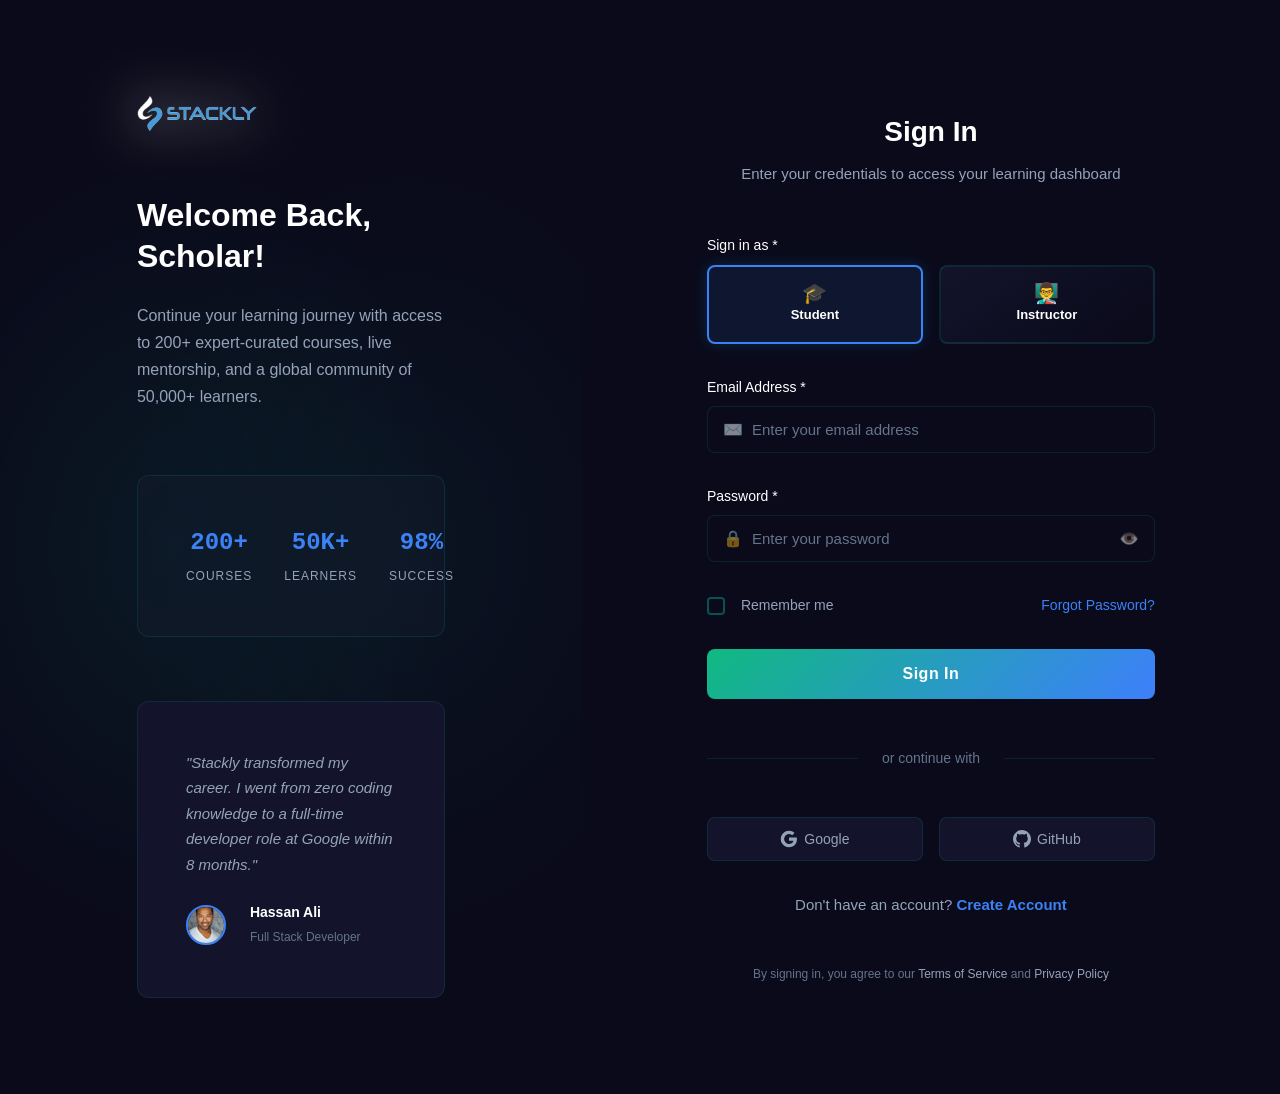
<file: dashboard-instructor.html>
<!DOCTYPE html>
<html lang="en">
<head>
    <meta charset="UTF-8">
    <meta name="viewport" content="width=device-width, initial-scale=1.0">
    <title>Instructor Dashboard - Stackly</title>
    <link rel="stylesheet" href="style.css">

</head>
<body class="dashboard-page">
    
    <div id="stage-loader" class="stage-loader">
        <div class="loader-content">
            <img src="assets/logo.webp" alt="Stackly Logo" class="loader-logo" width="100">
            <div class="loader-spinner">
                <svg viewBox="0 0 100 100" class="spinner-svg">
                    <circle cx="50" cy="50" r="40" class="spinner-track"></circle>
                    <circle cx="50" cy="50" r="40" class="spinner-active"></circle>
                </svg>
            </div>
            <p class="loader-text">Loading Instructor Dashboard...</p>
        </div>
    </div>

    
    <div class="dashboard-layout">
        
        <aside class="dashboard-sidebar" id="dashboard-sidebar">
            <div class="sidebar-header">
                <a href="index.html" class="sidebar-logo-link">
                    <img src="assets/logo.webp" alt="Stackly" class="sidebar-logo" width="40">
                </a>
                <button class="sidebar-close" id="sidebar-close" aria-label="Close Sidebar">✕</button>
            </div>

            <div class="sidebar-user">
                <img src="assets/img_27.webp" alt="User" class="sidebar-avatar" id="user-avatar" loading="lazy">
                <div class="sidebar-user-info">
                    <span class="sidebar-user-name" id="user-name">Instructor</span>
                    <span class="sidebar-user-email" id="user-email">Loading...</span>
                    <span class="sidebar-user-role instructor" id="user-role-badge">Instructor</span>
                </div>
            </div>

            <nav class="sidebar-nav" id="instructor-nav">
                <div class="sidebar-section">
                    <span class="sidebar-section-title">Instructor</span>
                    <ul class="sidebar-menu">
                        <li>
                            <a href="#instructor-overview" class="sidebar-link active" data-panel="instructor-overview">
                                <span class="sidebar-icon">📊</span>
                                <span class="sidebar-text">Dashboard</span>
                            </a>
                        </li>
                        <li>
                            <a href="#my-courses" class="sidebar-link" data-panel="my-courses">
                                <span class="sidebar-icon">📚</span>
                                <span class="sidebar-text">My Courses</span>
                                <span class="sidebar-badge">6</span>
                            </a>
                        </li>
                        <li>
                            <a href="#students" class="sidebar-link" data-panel="students">
                                <span class="sidebar-icon">👥</span>
                                <span class="sidebar-text">Students</span>
                                <span class="sidebar-badge">248</span>
                            </a>
                        </li>
                        <li>
                            <a href="#earnings" class="sidebar-link" data-panel="earnings">
                                <span class="sidebar-icon">💰</span>
                                <span class="sidebar-text">Earnings</span>
                            </a>
                        </li>
                        <li>
                            <a href="#reviews" class="sidebar-link" data-panel="reviews">
                                <span class="sidebar-icon">⭐</span>
                                <span class="sidebar-text">Reviews</span>
                                <span class="sidebar-badge">89</span>
                            </a>
                        </li>
                        <li>
                            <a href="#create-course" class="sidebar-link" data-panel="create-course">
                                <span class="sidebar-icon">➕</span>
                                <span class="sidebar-text">Create Course</span>
                            </a>
                        </li>
                    </ul>
                </div>
                <div class="sidebar-section">
                    <span class="sidebar-section-title">Account</span>
                    <ul class="sidebar-menu">
                        <li>
                            <a href="#instructor-profile" class="sidebar-link" data-panel="instructor-profile">
                                <span class="sidebar-icon">👤</span>
                                <span class="sidebar-text">Profile</span>
                            </a>
                        </li>
                        <li>
                            <a href="#instructor-settings" class="sidebar-link" data-panel="instructor-settings">
                                <span class="sidebar-icon">⚙️</span>
                                <span class="sidebar-text">Settings</span>
                            </a>
                        </li>
                        <li>
                            <a href="index.html" class="sidebar-link" id="instructor-logout-btn">
                                <span class="sidebar-icon">🚪</span>
                                <span class="sidebar-text">Logout</span>
                            </a>
                        </li>
                    </ul>
                </div>
            </nav>

            <div class="sidebar-footer">
                <div class="sidebar-progress" id="instructor-progress">
                    <span class="progress-label">Monthly Earnings</span>
                    <div class="progress-bar">
                        <div class="progress-fill" style="width: 68%"></div>
                    </div>
                    <span class="progress-value">₹68,000 / ₹1,00,000</span>
                </div>
            </div>
        </aside>

        
        <main class="dashboard-main">
            
            <header class="dashboard-header">
                <button class="sidebar-toggle" id="sidebar-toggle" aria-label="Toggle Sidebar">
                    <span></span>
                    <span></span>
                    <span></span>
                </button>
                <a href="index.html" class="sidebar-logo-link">
                    <img src="assets/logo.webp" alt="Stackly" class="dashboard-header-logo-mobile">
                </a>

                <div class="dashboard-welcome" id="dashboard-welcome">
                    <h1 class="welcome-title">Welcome, Instructor!</h1>
                    <p class="welcome-email" id="welcome-email">instructor@stackly.com</p>
                </div>

                <div class="dashboard-actions">
                    <button class="action-btn" aria-label="Notifications" onclick="window.location.href='404.html'">
                        <span class="action-icon">🔔</span>
                        <span class="action-badge">3</span>
                    </button>
                    <button class="action-btn" aria-label="Messages" onclick="window.location.href='404.html'">
                        <span class="action-icon">💬</span>
                        <span class="action-badge">5</span>
                    </button>
                    <div class="user-dropdown" id="user-dropdown-wrap">
                        <div class="dropdown-menu user-menu" id="user-dropdown-menu">
                            <a href="#instructor-profile" onclick="document.querySelector('.sidebar-link[data-panel=\'instructor-profile\']').click(); closeUserDropdown(); return false;"> 👤 My Account</a>
                            <a href="#instructor-settings" onclick="document.querySelector('.sidebar-link[data-panel=\'instructor-settings\']').click(); closeUserDropdown(); return false;"> ⚙️ Settings</a>
                            <a href="index.html" id="header-logout"> 🚪 Logout</a>
                        </div>
                    </div>
                    <script>
                    (function(){
                        function closeUserDropdown(){
                            var m=document.getElementById('user-dropdown-menu');
                            if(m){m.style.opacity='0';m.style.visibility='hidden';m.style.transform='translateY(-10px)';}
                        }
                        window.closeUserDropdown=closeUserDropdown;
                        document.addEventListener('DOMContentLoaded',function(){
                            var trigger=document.getElementById('user-dropdown-trigger');
                            var menu=document.getElementById('user-dropdown-menu');
                            var wrap=document.getElementById('user-dropdown-wrap');
                            if(!trigger||!menu) return;
                            var open=false;
                            function openMenu(){menu.style.opacity='1';menu.style.visibility='visible';menu.style.transform='translateY(0)';open=true;}
                            function closeMenu(){menu.style.opacity='0';menu.style.visibility='hidden';menu.style.transform='translateY(-10px)';open=false;}
                            trigger.addEventListener('click',function(e){e.stopPropagation();open?closeMenu():openMenu();});
                            document.addEventListener('click',function(e){if(!wrap.contains(e.target))closeMenu();});
                        });
                    })();
                    </script>
                </div>
            </header>

            
            <div class="dashboard-content" id="dashboard-content">

                
                <div class="dashboard-panel active" id="panel-instructor-overview">
                    <div class="panel-header">
                        <h2 class="panel-title">Instructor Dashboard</h2>
                        <p class="panel-subtitle">Track your teaching performance and earnings.</p>
                    </div>

                    
                    <div class="stats-grid">
                        <div class="stat-card section-reveal" data-tilt>
                            <div class="stat-icon">📚</div>
                            <div class="stat-info">
                                <span class="stat-value">6</span>
                                <span class="stat-label">Active Courses</span>
                            </div>
                            <div class="stat-trend up">↑ 20%</div>
                        </div>
                        <div class="stat-card section-reveal" data-tilt>
                            <div class="stat-icon">👥</div>
                            <div class="stat-info">
                                <span class="stat-value">248</span>
                                <span class="stat-label">Total Students</span>
                            </div>
                            <div class="stat-trend up">↑ 15%</div>
                        </div>
                        <div class="stat-card section-reveal" data-tilt>
                            <div class="stat-icon">💰</div>
                            <div class="stat-info">
                                <span class="stat-value">₹68K</span>
                                <span class="stat-label">This Month</span>
                            </div>
                            <div class="stat-trend up">↑ 12%</div>
                        </div>
                        <div class="stat-card section-reveal" data-tilt>
                            <div class="stat-icon">⭐</div>
                            <div class="stat-info">
                                <span class="stat-value">4.8</span>
                                <span class="stat-label">Avg Rating</span>
                            </div>
                            <div class="stat-trend up">↑ 0.2</div>
                        </div>
                    </div>

                    <div class="dashboard-grid-2">
                        <div class="dashboard-card section-reveal" data-tilt>
                            <div class="card-header">
                                <h3 class="card-title">Recent Enrollments</h3>
                                <a href="#students" class="card-link" onclick="document.querySelector('.sidebar-link[data-panel=\'students\']').click(); return false;">View All →</a>
                            </div>
                            <div class="course-progress-list">
                                <div class="course-progress-item section-reveal" data-tilt>
                                    <div class="course-progress-thumb">
                                        <img src="assets/img_29.webp" alt="Student" loading="lazy">
                                    </div>
                                    <div class="course-progress-info">
                                        <h4 class="course-progress-title">Rahul Sharma</h4>
                                        <p class="course-progress-meta">Enrolled in Full Stack Web Dev • 2 hours ago</p>
                                    </div>
                                    <span class="status-badge active">New</span>
                                </div>
                                <div class="course-progress-item section-reveal" data-tilt>
                                    <div class="course-progress-thumb">
                                        <img src="assets/img_30.webp" alt="Student" loading="lazy">
                                    </div>
                                    <div class="course-progress-info">
                                        <h4 class="course-progress-title">Priya Venkatesh</h4>
                                        <p class="course-progress-meta">Enrolled in Data Science • 5 hours ago</p>
                                    </div>
                                    <span class="status-badge active">New</span>
                                </div>
                                <div class="course-progress-item section-reveal" data-tilt>
                                    <div class="course-progress-thumb">
                                        <img src="assets/img_31.webp" alt="Student" loading="lazy">
                                    </div>
                                    <div class="course-progress-info">
                                        <h4 class="course-progress-title">Arjun Kumar</h4>
                                        <p class="course-progress-meta">Completed UI/UX Course • 1 day ago</p>
                                    </div>
                                    <span class="status-badge completed">Done</span>
                                </div>
                            </div>
                        </div>

                        <div class="dashboard-card section-reveal" data-tilt>
                            <div class="card-header">
                                <h3 class="card-title">Top Performing Courses</h3>
                                <a href="#earnings" class="card-link" onclick="document.querySelector('.sidebar-link[data-panel=\'earnings\']').click(); return false;">Analytics →</a>
                            </div>
                            <div class="achievements-list">
                                <div class="achievement-item section-reveal" data-tilt>
                                    <div class="achievement-badge">🥇</div>
                                    <div class="achievement-info">
                                        <h4 class="achievement-title">Full Stack Web Development</h4>
                                        <p class="achievement-desc">142 students • ₹2,45,000 revenue</p>
                                        <span class="achievement-date">4.9 ★ rating</span>
                                    </div>
                                </div>
                                <div class="achievement-item section-reveal" data-tilt>
                                    <div class="achievement-badge">🥈</div>
                                    <div class="achievement-info">
                                        <h4 class="achievement-title">Data Science & ML</h4>
                                        <p class="achievement-desc">68 students • ₹1,89,000 revenue</p>
                                        <span class="achievement-date">4.7 ★ rating</span>
                                    </div>
                                </div>
                                <div class="achievement-item section-reveal" data-tilt>
                                    <div class="achievement-badge">🥉</div>
                                    <div class="achievement-info">
                                        <h4 class="achievement-title">UI/UX Design Masterclass</h4>
                                        <p class="achievement-desc">38 students • ₹95,000 revenue</p>
                                        <span class="achievement-date">4.8 ★ rating</span>
                                    </div>
                                </div>
                            </div>
                        </div>
                    </div>

                    <div class="dashboard-card full-width section-reveal" data-tilt>
                        <div class="card-header">
                            <h3 class="card-title">Monthly Revenue</h3>
                            <div class="chart-legend">
                                <span class="legend-item"><span class="legend-dot" style="background: #8b5cf6"></span>Course Sales</span>
                                <span class="legend-item"><span class="legend-dot" style="background: #ccd6f6"></span>Subscriptions</span>
                            </div>
                        </div>
                        <div class="activity-chart" id="revenue-chart">
                            <div class="chart-bar-group">
                                <div class="chart-bar" style="height: 45%">
                                    <div class="chart-bar-fill study" style="height: 60%"></div>
                                </div>
                                <span class="chart-label">Jan</span>
                            </div>
                            <div class="chart-bar-group">
                                <div class="chart-bar" style="height: 60%">
                                    <div class="chart-bar-fill study" style="height: 70%"></div>
                                </div>
                                <span class="chart-label">Feb</span>
                            </div>
                            <div class="chart-bar-group">
                                <div class="chart-bar" style="height: 55%">
                                    <div class="chart-bar-fill study" style="height: 65%"></div>
                                </div>
                                <span class="chart-label">Mar</span>
                            </div>
                            <div class="chart-bar-group">
                                <div class="chart-bar" style="height: 75%">
                                    <div class="chart-bar-fill study" style="height: 80%"></div>
                                </div>
                                <span class="chart-label">Apr</span>
                            </div>
                            <div class="chart-bar-group">
                                <div class="chart-bar" style="height: 85%">
                                    <div class="chart-bar-fill study" style="height: 90%"></div>
                                </div>
                                <span class="chart-label">May</span>
                            </div>
                            <div class="chart-bar-group">
                                <div class="chart-bar" style="height: 68%">
                                    <div class="chart-bar-fill study" style="height: 75%"></div>
                                </div>
                                <span class="chart-label">Jun</span>
                            </div>
                        </div>
                    </div>

                    <div class="dashboard-grid-2" style="margin-top: 2rem;">
                        
                        <div class="dashboard-card section-reveal" data-tilt>
                            <div class="card-header">
                                <h3 class="card-title">Upcoming Live Classes</h3>
                                <a href="404.html" class="card-link">View All →</a>
                            </div>
                            <div class="course-progress-list">
                                <div class="course-progress-item section-reveal" data-tilt>
                                    <div class="course-progress-info">
                                        <h4 class="course-progress-title">React Hooks Deep Dive</h4>
                                        <p class="course-progress-meta">Full Stack Web Dev • Today, 6:00 PM</p>
                                    </div>
                                    <a href="404.html" class="btn btn-small btn-primary">Start</a>
                                </div>
                                <div class="course-progress-item section-reveal" data-tilt>
                                    <div class="course-progress-info">
                                        <h4 class="course-progress-title">Python Data Structures</h4>
                                        <p class="course-progress-meta">Data Science • Tomorrow, 2:00 PM</p>
                                    </div>
                                    <a href="404.html" class="btn btn-small btn-outline">Prepare</a>
                                </div>
                            </div>
                        </div>

                        
                        <div class="dashboard-card section-reveal" data-tilt>
                            <div class="card-header">
                                <h3 class="card-title">Recent Q&A Activity</h3>
                                <a href="404.html" class="card-link">Answer All →</a>
                            </div>
                            <div class="achievements-list">
                                <div class="achievement-item section-reveal" data-tilt>
                                    <div class="achievement-badge">❓</div>
                                    <div class="achievement-info">
                                        <h4 class="achievement-title">Error in Node.js setup</h4>
                                        <p class="achievement-desc">Rahul Sharma • Unanswered</p>
                                    </div>
                                </div>
                                <div class="achievement-item section-reveal" data-tilt>
                                    <div class="achievement-badge">❓</div>
                                    <div class="achievement-info">
                                        <h4 class="achievement-title">Understanding flexbox wrap</h4>
                                        <p class="achievement-desc">Priya Venkatesh • Unanswered</p>
                                    </div>
                                </div>
                            </div>
                        </div>
                    </div>
                </div>

                
                <div class="dashboard-panel" id="panel-my-courses">
                    <div class="panel-header">
                        <h2 class="panel-title">My Courses</h2>
                        <p class="panel-subtitle">Manage and track all your published courses.</p>
                    </div>
                    <div class="dashboard-courses-grid">
                        <div class="dashboard-course-card section-reveal" data-tilt>
                            <div class="dashboard-course-image">
                                <img src="assets/img_32.webp" alt="Course" loading="lazy">
                                <span class="course-status in-progress">Published</span>
                            </div>
                            <div class="dashboard-course-body">
                                <h3 class="dashboard-course-title">Full Stack Web Development Bootcamp</h3>
                                <p class="dashboard-course-instructor">142 Students Enrolled</p>
                                <div class="dashboard-course-progress">
                                    <div class="progress-info">
                                        <span>₹2,45,000 Revenue</span>
                                        <span>4.9 ★ Rating</span>
                                    </div>
                                </div>
                                <div class="dashboard-course-actions">
                                    <a href="404.html" class="btn btn-primary">Edit Course</a>
                                    <a href="404.html" class="btn btn-outline">Analytics</a>
                                </div>
                            </div>
                        </div>
                        <div class="dashboard-course-card section-reveal" data-tilt>
                            <div class="dashboard-course-image">
                                <img src="assets/img_33.webp" alt="Course" loading="lazy">
                                <span class="course-status in-progress">Published</span>
                            </div>
                            <div class="dashboard-course-body">
                                <h3 class="dashboard-course-title">Data Science & Machine Learning</h3>
                                <p class="dashboard-course-instructor">68 Students Enrolled</p>
                                <div class="dashboard-course-progress">
                                    <div class="progress-info">
                                        <span>₹1,89,000 Revenue</span>
                                        <span>4.7 ★ Rating</span>
                                    </div>
                                </div>
                                <div class="dashboard-course-actions">
                                    <a href="404.html" class="btn btn-primary">Edit Course</a>
                                    <a href="404.html" class="btn btn-outline">Analytics</a>
                                </div>
                            </div>
                        </div>
                        <div class="dashboard-course-card section-reveal" data-tilt>
                            <div class="dashboard-course-image">
                                <img src="assets/img_34.webp" alt="Course" loading="lazy">
                                <span class="course-status in-progress">Published</span>
                            </div>
                            <div class="dashboard-course-body">
                                <h3 class="dashboard-course-title">UI/UX Design Masterclass</h3>
                                <p class="dashboard-course-instructor">38 Students Enrolled</p>
                                <div class="dashboard-course-progress">
                                    <div class="progress-info">
                                        <span>₹95,000 Revenue</span>
                                        <span>4.8 ★ Rating</span>
                                    </div>
                                </div>
                                <div class="dashboard-course-actions">
                                    <a href="404.html" class="btn btn-primary">Edit Course</a>
                                    <a href="404.html" class="btn btn-outline">Analytics</a>
                                </div>
                            </div>
                        </div>
                        <div class="dashboard-course-card section-reveal" data-tilt>
                            <div class="dashboard-course-image">
                                <img src="assets/img_35.webp" alt="Course" loading="lazy">
                                <span class="course-status completed">Draft</span>
                            </div>
                            <div class="dashboard-course-body">
                                <h3 class="dashboard-course-title">Advanced React Patterns</h3>
                                <p class="dashboard-course-instructor">Not published yet</p>
                                <div class="dashboard-course-progress">
                                    <div class="progress-info">
                                        <span>3/12 Modules Ready</span>
                                        <span>Draft</span>
                                    </div>
                                    <div class="progress-bar">
                                        <div class="progress-fill" style="width: 25%"></div>
                                    </div>
                                </div>
                                <div class="dashboard-course-actions">
                                    <a href="404.html" class="btn btn-primary">Continue Editing</a>
                                    <a href="404.html" class="btn btn-outline">Preview</a>
                                </div>
                            </div>
                        </div>
                    </div>
                </div>

                
                <div class="dashboard-panel" id="panel-students">
                    <div class="panel-header">
                        <h2 class="panel-title">My Students</h2>
                        <p class="panel-subtitle">View and manage all your enrolled students.</p>
                    </div>
                    <div class="dashboard-card full-width section-reveal" data-tilt>
                        <div class="card-header">
                            <h3 class="card-title">All Students (248)</h3>
                            <div class="catalog-search">
                                <input type="text" class="search-input" placeholder="Search students...">
                                <button class="search-btn" onclick="window.location.href='404.html'">🔍</button>
                            </div>
                        </div>
                        <div class="students-table-wrap">
                            <table class="students-table">
                                <thead>
                                    <tr>
                                        <th>Student</th>
                                        <th>Course</th>
                                        <th>Progress</th>
                                        <th>Last Active</th>
                                        <th>Status</th>
                                    </tr>
                                </thead>
                                <tbody>
                                    <tr>
                                        <td>
                                            <div class="student-cell">
                                                <img src="assets/img_29.webp" alt="Student" class="student-avatar-small">
                                                <span>Rahul Sharma</span>
                                            </div>
                                        </td>
                                        <td>Full Stack Web Dev</td>
                                        <td>
                                            <div class="progress-bar-small">
                                                <div class="progress-fill-small" style="width: 67%"></div>
                                            </div>
                                            <span>67%</span>
                                        </td>
                                        <td>2 hours ago</td>
                                        <td><span class="status-badge active">Active</span></td>
                                    </tr>
                                    <tr>
                                        <td>
                                            <div class="student-cell">
                                                <img src="assets/img_30.webp" alt="Student" class="student-avatar-small">
                                                <span>Priya Venkatesh</span>
                                            </div>
                                        </td>
                                        <td>Data Science</td>
                                        <td>
                                            <div class="progress-bar-small">
                                                <div class="progress-fill-small" style="width: 45%"></div>
                                            </div>
                                            <span>45%</span>
                                        </td>
                                        <td>5 hours ago</td>
                                        <td><span class="status-badge active">Active</span></td>
                                    </tr>
                                    <tr>
                                        <td>
                                            <div class="student-cell">
                                                <img src="assets/img_31.webp" alt="Student" class="student-avatar-small">
                                                <span>Arjun Kumar</span>
                                            </div>
                                        </td>
                                        <td>UI/UX Design</td>
                                        <td>
                                            <div class="progress-bar-small">
                                                <div class="progress-fill-small" style="width: 100%"></div>
                                            </div>
                                            <span>100%</span>
                                        </td>
                                        <td>1 day ago</td>
                                        <td><span class="status-badge completed">Completed</span></td>
                                    </tr>
                                </tbody>
                            </table>
                        </div>
                    </div>
                </div>

                
                <div class="dashboard-panel" id="panel-earnings">
                    <div class="panel-header">
                        <h2 class="panel-title">Earnings</h2>
                        <p class="panel-subtitle">Track your revenue and payment history.</p>
                    </div>
                    <div class="stats-grid">
                        <div class="stat-card section-reveal" data-tilt>
                            <div class="stat-icon">💰</div>
                            <div class="stat-info">
                                <span class="stat-value">₹8,45,000</span>
                                <span class="stat-label">Total Earnings</span>
                            </div>
                            <div class="stat-trend up">↑ 25%</div>
                        </div>
                        <div class="stat-card section-reveal" data-tilt>
                            <div class="stat-icon">📅</div>
                            <div class="stat-info">
                                <span class="stat-value">₹68,000</span>
                                <span class="stat-label">This Month</span>
                            </div>
                            <div class="stat-trend up">↑ 12%</div>
                        </div>
                        <div class="stat-card section-reveal" data-tilt>
                            <div class="stat-icon">👥</div>
                            <div class="stat-info">
                                <span class="stat-value">248</span>
                                <span class="stat-label">Total Sales</span>
                            </div>
                            <div class="stat-trend up">↑ 18%</div>
                        </div>
                        <div class="stat-card section-reveal" data-tilt>
                            <div class="stat-icon">💵</div>
                            <div class="stat-info">
                                <span class="stat-value">₹3,400</span>
                                <span class="stat-label">Avg per Sale</span>
                            </div>
                            <div class="stat-trend up">↑ 5%</div>
                        </div>
                    </div>
                    <div class="dashboard-card full-width section-reveal" data-tilt>
                        <div class="card-header">
                            <h3 class="card-title">Payment History</h3>
                        </div>
                        <div class="students-table-wrap">
                            <table class="students-table">
                                <thead>
                                    <tr>
                                        <th>Date</th>
                                        <th>Description</th>
                                        <th>Amount</th>
                                        <th>Status</th>
                                    </tr>
                                </thead>
                                <tbody>
                                    <tr>
                                        <td>May 15, 2026</td>
                                        <td>Course Sales - Full Stack Web Dev</td>
                                        <td class="earning-amount">+₹12,999</td>
                                        <td><span class="status-badge active">Paid</span></td>
                                    </tr>
                                    <tr>
                                        <td>May 14, 2026</td>
                                        <td>Course Sales - Data Science</td>
                                        <td class="earning-amount">+₹14,999</td>
                                        <td><span class="status-badge active">Paid</span></td>
                                    </tr>
                                    <tr>
                                        <td>May 12, 2026</td>
                                        <td>Subscription Revenue</td>
                                        <td class="earning-amount">+₹8,500</td>
                                        <td><span class="status-badge pending">Pending</span></td>
                                    </tr>
                                </tbody>
                            </table>
                        </div>
                    </div>
                </div>

                
                <div class="dashboard-panel" id="panel-reviews">
                    <div class="panel-header">
                        <h2 class="panel-title">Student Reviews</h2>
                        <p class="panel-subtitle">Feedback from your students.</p>
                    </div>
                    <div class="dashboard-grid-2">
                        <div class="dashboard-card section-reveal" data-tilt>
                            <div class="card-header">
                                <h3 class="card-title">Recent Reviews</h3>
                                <a href="404.html" class="card-link">View All →</a>
                            </div>
                            <div class="reviews-list">
                                <div class="review-item section-reveal" data-tilt>
                                    <div class="review-header">
                                        <div class="review-student">
                                            <img src="assets/img_29.webp" alt="Rahul Sharma" class="review-avatar">
                                            <div class="review-student-info">
                                                <h4 class="review-student-name">Rahul Sharma</h4>
                                                <div class="review-stars">★★★★★</div>
                                            </div>
                                        </div>
                                        <span class="review-date">2 days ago</span>
                                    </div>
                                    <p class="review-text">"Best web development course I've ever taken! The instructor explains complex concepts so clearly."</p>
                                    <span class="review-course-tag">Full Stack Web Dev</span>
                                </div>
                                <div class="review-item section-reveal" data-tilt>
                                    <div class="review-header">
                                        <div class="review-student">
                                            <img src="assets/img_30.webp" alt="Priya Venkatesh" class="review-avatar">
                                            <div class="review-student-info">
                                                <h4 class="review-student-name">Priya Venkatesh</h4>
                                                <div class="review-stars">★★★★★</div>
                                            </div>
                                        </div>
                                        <span class="review-date">1 week ago</span>
                                    </div>
                                    <p class="review-text">"Amazing data science content. The real-world projects were incredibly helpful for my career."</p>
                                    <span class="review-course-tag">Data Science</span>
                                </div>
                                <div class="review-item section-reveal" data-tilt>
                                    <div class="review-header">
                                        <div class="review-student">
                                            <img src="assets/img_31.webp" alt="Arjun Kumar" class="review-avatar">
                                            <div class="review-student-info">
                                                <h4 class="review-student-name">Arjun Kumar</h4>
                                                <div class="review-stars">★★★★☆</div>
                                            </div>
                                        </div>
                                        <span class="review-date">2 weeks ago</span>
                                    </div>
                                    <p class="review-text">"Great UI/UX course. Would love more advanced topics in the next update."</p>
                                    <span class="review-course-tag">UI/UX Design</span>
                                </div>
                            </div>
                        </div>
                        <div class="dashboard-card section-reveal" data-tilt>
                            <div class="card-header">
                                <h3 class="card-title">Rating Breakdown</h3>
                            </div>
                            <div class="skill-bars">
                                <div class="skill-bar">
                                    <span class="skill-name">5 Stars</span>
                                    <div class="skill-track"><div class="skill-fill" style="width: 72%"></div></div>
                                    <span class="skill-value">72%</span>
                                </div>
                                <div class="skill-bar">
                                    <span class="skill-name">4 Stars</span>
                                    <div class="skill-track"><div class="skill-fill" style="width: 20%"></div></div>
                                    <span class="skill-value">20%</span>
                                </div>
                                <div class="skill-bar">
                                    <span class="skill-name">3 Stars</span>
                                    <div class="skill-track"><div class="skill-fill" style="width: 6%"></div></div>
                                    <span class="skill-value">6%</span>
                                </div>
                                <div class="skill-bar">
                                    <span class="skill-name">2 Stars</span>
                                    <div class="skill-track"><div class="skill-fill" style="width: 1%"></div></div>
                                    <span class="skill-value">1%</span>
                                </div>
                                <div class="skill-bar">
                                    <span class="skill-name">1 Star</span>
                                    <div class="skill-track"><div class="skill-fill" style="width: 1%"></div></div>
                                    <span class="skill-value">1%</span>
                                </div>
                            </div>
                        </div>
                    </div>
                </div>

                
                <div class="dashboard-panel" id="panel-create-course">
                    <div class="panel-header">
                        <h2 class="panel-title">Create New Course</h2>
                        <p class="panel-subtitle">Build and publish your next course.</p>
                    </div>
                    <div class="dashboard-card full-width section-reveal" data-tilt>
                        <form class="profile-form" id="create-course-form">
                            <div class="form-group">
                                <label class="form-label">Course Title *</label>
                                <input type="text" class="form-input" placeholder="Enter course title" required>
                            </div>
                            <div class="form-row">
                                <div class="form-group">
                                    <label class="form-label">Category *</label>
                                    <select class="form-select" required>
                                        <option value="">Select category</option>
                                        <option value="development">Web Development</option>
                                        <option value="data">Data Science</option>
                                        <option value="security">Cybersecurity</option>
                                        <option value="cloud">Cloud Computing</option>
                                        <option value="design">UI/UX Design</option>
                                    </select>
                                </div>
                                <div class="form-group">
                                    <label class="form-label">Level *</label>
                                    <select class="form-select" required>
                                        <option value="">Select level</option>
                                        <option value="beginner">Beginner</option>
                                        <option value="intermediate">Intermediate</option>
                                        <option value="advanced">Advanced</option>
                                    </select>
                                </div>
                            </div>
                            <div class="form-group">
                                <label class="form-label">Course Description *</label>
                                <textarea class="form-textarea" rows="4" placeholder="Describe your course..." required></textarea>
                            </div>
                            <div class="form-row">
                                <div class="form-group">
                                    <label class="form-label">Price (₹) *</label>
                                    <input type="number" class="form-input" placeholder="Enter price" required>
                                </div>
                                <div class="form-group">
                                    <label class="form-label">Duration (Weeks) *</label>
                                    <input type="number" class="form-input" placeholder="Enter duration" required>
                                </div>
                            </div>
                            <div class="form-group">
                                <label class="form-label">Course Thumbnail</label>
                                <div class="file-upload">
                                    <input type="file" class="file-input" accept="image/*">
                                    <span class="file-label">📁 Drop image here or click to upload</span>
                                </div>
                            </div>
                            <button type="submit" class="btn btn-primary">Create Course</button>
                        </form>
                    </div>
                </div>

                
                <div class="dashboard-panel" id="panel-instructor-profile">
                    <div class="panel-header">
                        <h2 class="panel-title">Instructor Profile</h2>
                        <p class="panel-subtitle">Manage your instructor profile and credentials.</p>
                    </div>
                    <div class="profile-card">
                        <div class="profile-header">
                            <div class="profile-avatar-wrap">
                                <img src="assets/img_36.webp" alt="Profile" class="profile-avatar-large" loading="lazy">
                                <button class="avatar-edit" onclick="window.location.href='404.html'">📷</button>
                            </div>
                            <div class="profile-header-info">
                                <h3 class="profile-name" id="instructor-profile-name">Instructor</h3>
                                <p class="profile-email" id="instructor-profile-email">instructor@stackly.com</p>
                                <span class="profile-badge">Verified Instructor</span>
                            </div>
                        </div>
                        <form class="profile-form" id="instructor-profile-form">
                            <div class="form-row">
                                <div class="form-group">
                                    <label class="form-label">First Name *</label>
                                    <input type="text" class="form-input" value="Instructor" id="instructor-fname" required>
                                    <span class="form-error" id="error-instructor-fname">Name can only contain alphabets</span>
                                </div>
                                <div class="form-group">
                                    <label class="form-label">Last Name *</label>
                                    <input type="text" class="form-input" value="Name" id="instructor-lname" required>
                                    <span class="form-error" id="error-instructor-lname">Name can only contain alphabets</span>
                                </div>
                            </div>
                            <div class="form-group">
                                <label class="form-label">Email Address *</label>
                                <input type="email" class="form-input" value="instructor@stackly.com" id="instructor-email" required>
                                <span class="form-error" id="error-instructor-email">Please enter a valid email address</span>
                            </div>
                            <div class="form-group">
                                <label class="form-label">Mobile Number *</label> 
                                <div class="input-wrap mobile-input-wrap">
                                    <span class="input-icon">📱</span>
                                    <span class="mobile-prefix">+91</span>
                                    <input type="tel" class="form-input mobile-input" value="9876543210" maxlength="10" id="instructor-mobile" required>
                                </div>
                                <span class="form-error" id="error-instructor-mobile">Please enter a valid 10-digit mobile number</span>
                            </div>
                            <div class="form-group">
                                <label class="form-label">Bio</label>
                                <textarea class="form-textarea" rows="4" placeholder="Tell us about yourself...">Senior Software Engineer with 10+ years of experience in full-stack development. Passionate about teaching and helping students build real-world skills.</textarea>
                            </div>
                            <div class="form-group">
                                <label class="form-label">Expertise</label>
                                <input type="text" class="form-input" value="Web Development, React, Node.js, Python">
                            </div>
                            <div class="form-row">
                                <div class="form-group">
                                    <label class="form-label">Location</label>
                                    <input type="text" class="form-input" value="Salem, Tamil Nadu">
                                </div>
                                <div class="form-group">
                                    <label class="form-label">Experience (Years)</label>
                                    <input type="number" class="form-input" value="10">
                                </div>
                            </div>
                            <button type="submit" class="btn btn-primary">Save Changes</button>
                        </form>
                    </div>
                </div>

                
                <div class="dashboard-panel" id="panel-instructor-settings">
                    <div class="panel-header">
                        <h2 class="panel-title">Instructor Settings</h2>
                        <p class="panel-subtitle">Customize your instructor account preferences.</p>
                    </div>
                    <div class="settings-grid">
                        <div class="settings-card">
                            <h3 class="settings-card-title">Notifications</h3>
                            <div class="setting-item">
                                <div class="setting-info">
                                    <span class="setting-name">New Enrollment Alerts</span>
                                    <span class="setting-desc">Get notified when a student enrolls</span>
                                </div>
                                <label class="toggle-switch">
                                    <input type="checkbox" checked>
                                    <span class="toggle-slider"></span>
                                </label>
                            </div>
                            <div class="setting-item">
                                <div class="setting-info">
                                    <span class="setting-name">Review Notifications</span>
                                    <span class="setting-desc">Get notified for new reviews</span>
                                </div>
                                <label class="toggle-switch">
                                    <input type="checkbox" checked>
                                    <span class="toggle-slider"></span>
                                </label>
                            </div>
                            <div class="setting-item">
                                <div class="setting-info">
                                    <span class="setting-name">Payment Alerts</span>
                                    <span class="setting-desc">Get notified for payouts</span>
                                </div>
                                <label class="toggle-switch">
                                    <input type="checkbox" checked>
                                    <span class="toggle-slider"></span>
                                </label>
                            </div>
                        </div>
                        <div class="settings-card">
                            <h3 class="settings-card-title">Payout Settings</h3>
                            <div class="setting-item">
                                <div class="setting-info">
                                    <span class="setting-name">Bank Account</span>
                                    <span class="setting-desc">**** **** **** 4521</span>
                                </div>
                                <button class="btn btn-outline btn-small" onclick="window.location.href='404.html'">Edit</button>
                            </div>
                            <div class="setting-item">
                                <div class="setting-info">
                                    <span class="setting-name">Payout Schedule</span>
                                    <span class="setting-desc">Monthly (1st of every month)</span>
                                </div>
                                <button class="btn btn-outline btn-small" onclick="window.location.href='404.html'">Edit</button>
                            </div>
                        </div>
                        <div class="settings-card danger-zone">
                            <h3 class="settings-card-title">Danger Zone</h3>
                            <div class="danger-item">
                                <div class="danger-info">
                                    <span class="danger-name">Delete Account</span>
                                    <span class="danger-desc">Permanently delete your instructor account</span>
                                </div>
                                <button class="btn btn-danger btn-small" onclick="if(confirm('Are you sure? This cannot be undone.')) { sessionStorage.removeItem('stacklyUserEmail'); sessionStorage.removeItem('stacklyUserRole'); window.location.href='index.html'; }">Delete</button>
                            </div>
                        </div>
                    </div>
                </div>

            </div>
        </main>
    </div>

    <script src="script.js"></script>
</body>
</html>
</file>
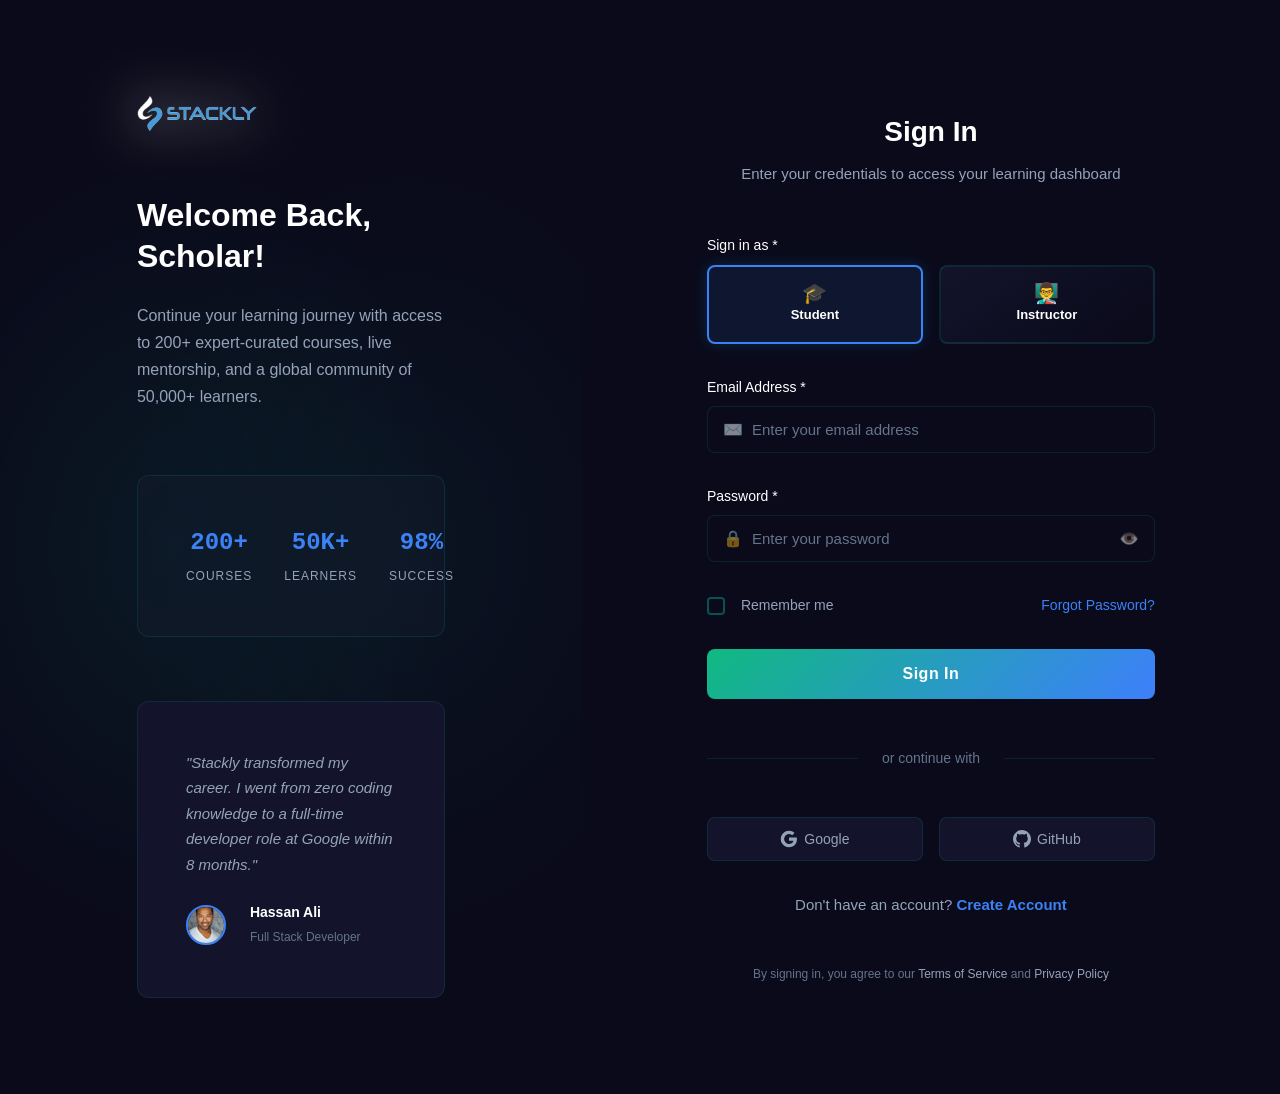
<file: dashboard-student.html>
<!DOCTYPE html>
<html lang="en">
<head>
    <meta charset="UTF-8">
    <meta name="viewport" content="width=device-width, initial-scale=1.0">
    <title>Dashboard - Stackly | Student Workspace</title>
    <link rel="stylesheet" href="style.css">

</head>
<body class="dashboard-page">
    
    <div id="stage-loader" class="stage-loader">
        <div class="loader-content">
            <img src="assets/logo.webp" alt="Stackly Logo" class="loader-logo" width="100">
            <div class="loader-spinner">
                <svg viewBox="0 0 100 100" class="spinner-svg">
                    <circle cx="50" cy="50" r="40" class="spinner-track"></circle>
                    <circle cx="50" cy="50" r="40" class="spinner-active"></circle>
                </svg>
            </div>
            <p class="loader-text">Loading Your Dashboard...</p>
        </div>
    </div>

    
    <div class="dashboard-layout">
        
        <aside class="dashboard-sidebar" id="dashboard-sidebar">
            <div class="sidebar-header">
                <a href="index.html" class="sidebar-logo-link">
                    <img src="assets/logo.webp" alt="Stackly" class="sidebar-logo" width="40">
                </a>
                <button class="sidebar-close" id="sidebar-close" aria-label="Close Sidebar">✕</button>
            </div>

            <div class="sidebar-user">
                <img src="assets/img_27.webp" alt="User" class="sidebar-avatar" id="user-avatar" loading="lazy">
                <div class="sidebar-user-info">
                    <span class="sidebar-user-name" id="user-name">Scholar</span>
                    <span class="sidebar-user-email" id="user-email">Loading...</span>
                    <span class="sidebar-user-role" id="user-role-badge">Student</span>
                </div>
            </div>

            <nav class="sidebar-nav" id="student-nav">
                <div class="sidebar-section">
                    <span class="sidebar-section-title">Main</span>
                    <ul class="sidebar-menu">
                        <li>
                            <a href="#overview" class="sidebar-link active" data-panel="overview">
                                <span class="sidebar-icon">📊</span>
                                <span class="sidebar-text">Overview</span>
                            </a>
                        </li>
                        <li>
                            <a href="#courses" class="sidebar-link" data-panel="courses">
                                <span class="sidebar-icon">📚</span>
                                <span class="sidebar-text">My Courses</span>
                                <span class="sidebar-badge">4</span>
                            </a>
                        </li>
                        <li>
                            <a href="#certificates" class="sidebar-link" data-panel="certificates">
                                <span class="sidebar-icon">🏆</span>
                                <span class="sidebar-text">Certificates</span>
                                <span class="sidebar-badge">2</span>
                            </a>
                        </li>
                        <li>
                            <a href="#analytics" class="sidebar-link" data-panel="analytics">
                                <span class="sidebar-icon">📈</span>
                                <span class="sidebar-text">Analytics</span>
                            </a>
                        </li>
                    </ul>
                </div>
                <div class="sidebar-section">
                    <span class="sidebar-section-title">Account</span>
                    <ul class="sidebar-menu">
                        <li>
                            <a href="#profile" class="sidebar-link" data-panel="profile">
                                <span class="sidebar-icon">👤</span>
                                <span class="sidebar-text">Profile</span>
                            </a>
                        </li>
                        <li>
                            <a href="#settings" class="sidebar-link" data-panel="settings">
                                <span class="sidebar-icon">⚙️</span>
                                <span class="sidebar-text">Settings</span>
                            </a>
                        </li>
                        <li>
                            <a href="index.html" class="sidebar-link" id="logout-btn">
                                <span class="sidebar-icon">🚪</span>
                                <span class="sidebar-text">Logout</span>
                            </a>
                        </li>
                    </ul>
                </div>
            </nav>

            <div class="sidebar-footer">
                <div class="sidebar-progress" id="student-progress">
                    <span class="progress-label">Weekly Goal</span>
                    <div class="progress-bar">
                        <div class="progress-fill" style="width: 75%"></div>
                    </div>
                    <span class="progress-value">15/20 hours completed</span>
                </div>
            </div>
        </aside>

        
        <main class="dashboard-main">
            
            <header class="dashboard-header">
                <button class="sidebar-toggle" id="sidebar-toggle" aria-label="Toggle Sidebar">
                    <span></span>
                    <span></span>
                    <span></span>
                </button>
                <a href="index.html" class="sidebar-logo-link">
                <img src="assets/logo.webp" alt="Stackly" class="dashboard-header-logo-mobile">
                </a>

                <div class="dashboard-welcome" id="dashboard-welcome">
                    <h1 class="welcome-title">Welcome, Scholar!</h1>
                    <p class="welcome-email" id="welcome-email">scholar@stackly.com</p>
                </div>

                <div class="dashboard-actions">
                    <button class="action-btn" aria-label="Notifications" onclick="window.location.href='404.html'">
                        <span class="action-icon">🔔</span>
                        <span class="action-badge">3</span>
                    </button>
                    <button class="action-btn" aria-label="Messages" onclick="window.location.href='404.html'">
                        <span class="action-icon">💬</span>
                        <span class="action-badge">5</span>
                    </button>
                    <div class="user-dropdown" id="user-dropdown-wrap">
                        <div class="dropdown-menu user-menu" id="user-dropdown-menu">
                            <a href="#profile" onclick="document.querySelector('.sidebar-link[data-panel=\'profile\']').click(); closeUserDropdown(); return false;"> 👤 My Account</a>
                            <a href="#settings" onclick="document.querySelector('.sidebar-link[data-panel=\'settings\']').click(); closeUserDropdown(); return false;"> ⚙️ Settings</a>
                            <a href="index.html" id="header-logout"> 🚪 Logout</a>
                        </div>
                    </div>
                    <script>
                    (function(){
                        function closeUserDropdown(){
                            var m=document.getElementById('user-dropdown-menu');
                            if(m){m.style.opacity='0';m.style.visibility='hidden';m.style.transform='translateY(-10px)';}
                        }
                        window.closeUserDropdown=closeUserDropdown;
                        document.addEventListener('DOMContentLoaded',function(){
                            var trigger=document.getElementById('user-dropdown-trigger');
                            var menu=document.getElementById('user-dropdown-menu');
                            var wrap=document.getElementById('user-dropdown-wrap');
                            if(!trigger||!menu) return;
                            var open=false;
                            function openMenu(){menu.style.opacity='1';menu.style.visibility='visible';menu.style.transform='translateY(0)';open=true;}
                            function closeMenu(){menu.style.opacity='0';menu.style.visibility='hidden';menu.style.transform='translateY(-10px)';open=false;}
                            trigger.addEventListener('click',function(e){e.stopPropagation();open?closeMenu():openMenu();});
                            document.addEventListener('click',function(e){if(!wrap.contains(e.target))closeMenu();});
                        });
                    })();
                    </script>
                </div>
            </header>

            
            <div class="dashboard-content" id="dashboard-content">

                
                <div class="dashboard-panel active" id="panel-overview">
                    <div class="panel-header">
                        <h2 class="panel-title">Dashboard Overview</h2>
                        <p class="panel-subtitle">Here's what's happening with your learning journey today.</p>
                    </div>



                    
                    <div class="stats-grid">
                        <div class="stat-card section-reveal" data-tilt>
                            <div class="stat-icon">📚</div>
                            <div class="stat-info">
                                <span class="stat-value">4</span>
                                <span class="stat-label">Active Courses</span>
                            </div>
                            <div class="stat-trend up">↑ 12%</div>
                        </div>
                        <div class="stat-card section-reveal" data-tilt>
                            <div class="stat-icon">⏱️</div>
                            <div class="stat-info">
                                <span class="stat-value">127</span>
                                <span class="stat-label">Hours Learned</span>
                            </div>
                            <div class="stat-trend up">↑ 8%</div>
                        </div>
                        <div class="stat-card section-reveal" data-tilt>
                            <div class="stat-icon">🏆</div>
                            <div class="stat-info">
                                <span class="stat-value">2</span>
                                <span class="stat-label">Certificates</span>
                            </div>
                            <div class="stat-trend up">↑ 100%</div>
                        </div>
                        <div class="stat-card section-reveal" data-tilt>
                            <div class="stat-icon">⭐</div>
                            <div class="stat-info">
                                <span class="stat-value">94%</span>
                                <span class="stat-label">Avg. Score</span>
                            </div>
                            <div class="stat-trend up">↑ 3%</div>
                        </div>
                    </div>

                    
                    <div class="dashboard-grid-2">
                        
                        <div class="dashboard-card section-reveal" data-tilt>
                            <div class="card-header">
                                <h3 class="card-title">Continue Learning</h3>
                                <a href="#courses" class="card-link" onclick="document.querySelector('.sidebar-link[data-panel=\'courses\']').click(); return false;">View All →</a>
                            </div>
                            <div class="course-progress-list">
                                <div class="course-progress-item section-reveal" data-tilt>
                                    <div class="course-progress-thumb">
                                        <img src="assets/img_29.webp" alt="Course" loading="lazy">
                                    </div>
                                    <div class="course-progress-info">
                                        <h4 class="course-progress-title">Full Stack Web Development</h4>
                                        <p class="course-progress-meta">Module 8 of 12 • 67% Complete</p>
                                        <div class="progress-bar-small">
                                            <div class="progress-fill-small" style="width: 67%"></div>
                                        </div>
                                    </div>
                                    <a href="404.html" class="btn btn-small btn-primary">Continue</a>
                                </div>
                                <div class="course-progress-item section-reveal" data-tilt>
                                    <div class="course-progress-thumb">
                                        <img src="assets/img_30.webp" alt="Course" loading="lazy">
                                    </div>
                                    <div class="course-progress-info">
                                        <h4 class="course-progress-title">Data Science & ML</h4>
                                        <p class="course-progress-meta">Module 5 of 16 • 31% Complete</p>
                                        <div class="progress-bar-small">
                                            <div class="progress-fill-small" style="width: 31%"></div>
                                        </div>
                                    </div>
                                    <a href="404.html" class="btn btn-small btn-primary">Continue</a>
                                </div>
                                <div class="course-progress-item section-reveal" data-tilt>
                                    <div class="course-progress-thumb">
                                        <img src="assets/img_31.webp" alt="Course" loading="lazy">
                                    </div>
                                    <div class="course-progress-info">
                                        <h4 class="course-progress-title">UI/UX Design Masterclass</h4>
                                        <p class="course-progress-meta">Module 3 of 8 • 38% Complete</p>
                                        <div class="progress-bar-small">
                                            <div class="progress-fill-small" style="width: 38%"></div>
                                        </div>
                                    </div>
                                    <a href="404.html" class="btn btn-small btn-primary">Continue</a>
                                </div>
                            </div>
                        </div>

                        
                        <div class="dashboard-card section-reveal" data-tilt>
                            <div class="card-header">
                                <h3 class="card-title">Recent Achievements</h3>
                                <a href="#certificates" class="card-link" onclick="document.querySelector('.sidebar-link[data-panel=\'certificates\']').click(); return false;">View All →</a>
                            </div>
                            <div class="achievements-list">
                                <div class="achievement-item section-reveal" data-tilt>
                                    <div class="achievement-badge">🥇</div>
                                    <div class="achievement-info">
                                        <h4 class="achievement-title">JavaScript Expert</h4>
                                        <p class="achievement-desc">Completed Advanced JS module with 98% score</p>
                                        <span class="achievement-date">2 days ago</span>
                                    </div>
                                </div>
                                <div class="achievement-item section-reveal" data-tilt>
                                    <div class="achievement-badge">🎯</div>
                                    <div class="achievement-info">
                                        <h4 class="achievement-title">7-Day Streak</h4>
                                        <p class="achievement-desc">Logged in and studied for 7 consecutive days</p>
                                        <span class="achievement-date">5 days ago</span>
                                    </div>
                                </div>
                                <div class="achievement-item section-reveal" data-tilt>
                                    <div class="achievement-badge">📜</div>
                                    <div class="achievement-info">
                                        <h4 class="achievement-title">Certificate Earned</h4>
                                        <p class="achievement-desc">HTML & CSS Fundamentals Certification</p>
                                        <span class="achievement-date">1 week ago</span>
                                    </div>
                                </div>
                            </div>
                        </div>
                    </div>

                    
                    <div class="dashboard-grid-2" style="margin-top: 2rem;">
                        
                        <div class="dashboard-card section-reveal" data-tilt>
                            <div class="card-header">
                                <h3 class="card-title">Live Mentorship Sessions</h3>
                                <a href="404.html" class="card-link">View Schedule →</a>
                            </div>
                            <div class="course-progress-list">
                                <div class="course-progress-item section-reveal" data-tilt>
                                    <div class="course-progress-info">
                                        <h4 class="course-progress-title">1-on-1 Career Guidance</h4>
                                        <p class="course-progress-meta">With Sarah Johnson • Today, 4:00 PM</p>
                                    </div>
                                    <a href="404.html" class="btn btn-small btn-primary">Join</a>
                                </div>
                                <div class="course-progress-item section-reveal" data-tilt>
                                    <div class="course-progress-info">
                                        <h4 class="course-progress-title">Group Coding Interview Prep</h4>
                                        <p class="course-progress-meta">With David Chen • Tomorrow, 10:00 AM</p>
                                    </div>
                                    <a href="404.html" class="btn btn-small btn-outline">RSVP</a>
                                </div>
                            </div>
                        </div>

                        
                        <div class="dashboard-card section-reveal" data-tilt>
                            <div class="card-header">
                                <h3 class="card-title">Community Discussions</h3>
                                <a href="404.html" class="card-link">Join Forum →</a>
                            </div>
                            <div class="achievements-list">
                                <div class="achievement-item section-reveal" data-tilt>
                                    <div class="achievement-badge">💬</div>
                                    <div class="achievement-info">
                                        <h4 class="achievement-title">Best resources for React Hooks?</h4>
                                        <p class="achievement-desc">24 replies • Last active 10 mins ago</p>
                                    </div>
                                </div>
                                <div class="achievement-item section-reveal" data-tilt>
                                    <div class="achievement-badge">🔥</div>
                                    <div class="achievement-info">
                                        <h4 class="achievement-title">Share your portfolio feedback</h4>
                                        <p class="achievement-desc">156 replies • Last active 1 hour ago</p>
                                    </div>
                                </div>
                            </div>
                        </div>
                    </div>

                    
                    <div class="dashboard-card full-width section-reveal" data-tilt>
                        <div class="card-header">
                            <h3 class="card-title">Upcoming Deadlines</h3>
                            <a href="404.html" class="card-link">View Calendar →</a>
                        </div>
                        <div class="deadlines-list">
                            <div class="deadline-item">
                                <div class="deadline-date">
                                    <span class="deadline-day">22</span>
                                    <span class="deadline-month">May</span>
                                </div>
                                <div class="deadline-info">
                                    <h4 class="deadline-title">React Project Submission</h4>
                                    <p class="deadline-course">Full Stack Web Development • Module 8</p>
                                </div>
                                <span class="deadline-badge urgent">2 days left</span>
                            </div>
                            <div class="deadline-item">
                                <div class="deadline-date">
                                    <span class="deadline-day">25</span>
                                    <span class="deadline-month">May</span>
                                </div>
                                <div class="deadline-info">
                                    <h4 class="deadline-title">Data Analysis Quiz</h4>
                                    <p class="deadline-course">Data Science & ML • Module 5</p>
                                </div>
                                <span class="deadline-badge">5 days left</span>
                            </div>
                            <div class="deadline-item">
                                <div class="deadline-date">
                                    <span class="deadline-day">28</span>
                                    <span class="deadline-month">May</span>
                                </div>
                                <div class="deadline-info">
                                    <h4 class="deadline-title">UI Design Portfolio</h4>
                                    <p class="deadline-course">UI/UX Design Masterclass • Module 3</p>
                                </div>
                                <span class="deadline-badge">8 days left</span>
                            </div>
                        </div>
                    </div>

                    
                    <div class="dashboard-card full-width section-reveal" data-tilt>
                        <div class="card-header">
                            <h3 class="card-title">Weekly Learning Activity</h3>
                            <div class="chart-legend">
                                <span class="legend-item"><span class="legend-dot" style="background: #64ffda"></span>Study Hours</span>
                                <span class="legend-item"><span class="legend-dot" style="background: #ccd6f6"></span>Assignments</span>
                            </div>
                        </div>
                        <div class="activity-chart" id="activity-chart">
                            <div class="chart-bar-group">
                                <div class="chart-bar" style="height: 60%">
                                    <div class="chart-bar-fill study" style="height: 70%"></div>
                                </div>
                                <span class="chart-label">Mon</span>
                            </div>
                            <div class="chart-bar-group">
                                <div class="chart-bar" style="height: 80%">
                                    <div class="chart-bar-fill study" style="height: 85%"></div>
                                </div>
                                <span class="chart-label">Tue</span>
                            </div>
                            <div class="chart-bar-group">
                                <div class="chart-bar" style="height: 45%">
                                    <div class="chart-bar-fill study" style="height: 50%"></div>
                                </div>
                                <span class="chart-label">Wed</span>
                            </div>
                            <div class="chart-bar-group">
                                <div class="chart-bar" style="height: 90%">
                                    <div class="chart-bar-fill study" style="height: 95%"></div>
                                </div>
                                <span class="chart-label">Thu</span>
                            </div>
                            <div class="chart-bar-group">
                                <div class="chart-bar" style="height: 70%">
                                    <div class="chart-bar-fill study" style="height: 75%"></div>
                                </div>
                                <span class="chart-label">Fri</span>
                            </div>
                            <div class="chart-bar-group">
                                <div class="chart-bar" style="height: 100%">
                                    <div class="chart-bar-fill study" style="height: 100%"></div>
                                </div>
                                <span class="chart-label">Sat</span>
                            </div>
                            <div class="chart-bar-group">
                                <div class="chart-bar" style="height: 30%">
                                    <div class="chart-bar-fill study" style="height: 35%"></div>
                                </div>
                                <span class="chart-label">Sun</span>
                            </div>
                        </div>
                    </div>

                    
                    <div class="dashboard-card full-width section-reveal" data-tilt>
                        <div class="card-header">
                            <h3 class="card-title">Recommended For You</h3>
                            <a href="404.html" class="card-link">Browse All →</a>
                        </div>
                        <div class="recommended-courses">
                            <div class="rec-course-card">
                                <img src="assets/img_32.webp" alt="Course" class="rec-course-img" loading="lazy">
                                <div class="rec-course-info">
                                    <span class="rec-course-category">Web Development</span>
                                    <h4 class="rec-course-title">Advanced React Patterns</h4>
                                    <p class="rec-course-instructor">Instructor: Karthik Subramanian</p>
                                    <div class="rec-course-meta">
                                        <span>⭐ 4.9</span>
                                        <span>👥 1.2k students</span>
                                    </div>
                                </div>
                                <a href="404.html" class="btn btn-primary btn-small">Enroll Now</a>
                            </div>
                            <div class="rec-course-card">
                                <img src="assets/img_33.webp" alt="Course" class="rec-course-img" loading="lazy">
                                <div class="rec-course-info">
                                    <span class="rec-course-category">Data Science</span>
                                    <h4 class="rec-course-title">Python for Data Analysis</h4>
                                    <p class="rec-course-instructor">Instructor: Dr. Priya Sharma</p>
                                    <div class="rec-course-meta">
                                        <span>⭐ 4.8</span>
                                        <span>👥 890 students</span>
                                    </div>
                                </div>
                                <a href="404.html" class="btn btn-primary btn-small">Enroll Now</a>
                            </div>
                            <div class="rec-course-card">
                                <img src="assets/img_34.webp" alt="Course" class="rec-course-img" loading="lazy" style="height:80px;width:120px;object-fit:cover;flex-shrink:0;">
                                <div class="rec-course-info">
                                    <span class="rec-course-category">Design</span>
                                    <h4 class="rec-course-title">Figma Mastery</h4>
                                    <p class="rec-course-instructor">Instructor: Meera Iyer</p>
                                    <div class="rec-course-meta">
                                        <span>⭐ 4.7</span>
                                        <span>👥 650 students</span>
                                    </div>
                                </div>
                                <a href="404.html" class="btn btn-primary btn-small">Enroll Now</a>
                            </div>
                        </div>
                    </div>

                    
                    <div class="dashboard-card full-width section-reveal" data-tilt>
                        <div class="card-header">
                            <h3 class="card-title">🔥 Learning Streak</h3>
                            <span class="card-link" style="background:linear-gradient(135deg,#ff6b35,#f7c948);background-clip:text;-webkit-background-clip:text;-webkit-text-fill-color:transparent;font-weight:700;font-size:1rem;">7 Day Streak!</span>
                        </div>
                        
                        <div style="display:flex;gap:1rem;margin-bottom:1.25rem;flex-wrap:wrap;">
                            <div style="flex:1;min-width:80px;background:linear-gradient(135deg,rgba(255,107,53,0.15),rgba(247,201,72,0.1));border:1px solid rgba(255,107,53,0.3);border-radius:12px;padding:0.75rem;text-align:center;">
                                <div style="font-size:1.5rem;font-weight:800;color:#ff6b35;">7</div>
                                <div style="font-size:0.7rem;color:var(--text-muted);margin-top:2px;">Current Streak</div>
                            </div>
                            <div style="flex:1;min-width:80px;background:rgba(255,255,255,0.03);border:1px solid rgba(255,255,255,0.07);border-radius:12px;padding:0.75rem;text-align:center;">
                                <div style="font-size:1.5rem;font-weight:800;color:var(--cyan);">21</div>
                                <div style="font-size:0.7rem;color:var(--text-muted);margin-top:2px;">Best Streak</div>
                            </div>
                            <div style="flex:1;min-width:80px;background:rgba(255,255,255,0.03);border:1px solid rgba(255,255,255,0.07);border-radius:12px;padding:0.75rem;text-align:center;">
                                <div style="font-size:1.5rem;font-weight:800;color:#a78bfa;">48</div>
                                <div style="font-size:0.7rem;color:var(--text-muted);margin-top:2px;">Total Days</div>
                            </div>
                            <div style="flex:1;min-width:80px;background:rgba(255,255,255,0.03);border:1px solid rgba(255,255,255,0.07);border-radius:12px;padding:0.75rem;text-align:center;">
                                <div style="font-size:1.5rem;font-weight:800;color:#34d399;">3</div>
                                <div style="font-size:0.7rem;color:var(--text-muted);margin-top:2px;">Badges Earned</div>
                            </div>
                        </div>
                        
                        <div style="display:flex;gap:0.5rem;flex-wrap:nowrap;justify-content:space-between;margin-bottom:0.75rem;">
                            <div style="flex:1;display:flex;flex-direction:column;align-items:center;gap:6px;">
                                <div style="width:36px;height:36px;border-radius:50%;background:linear-gradient(135deg,#ff6b35,#f7c948);display:flex;align-items:center;justify-content:center;font-size:0.7rem;font-weight:700;color:#fff;box-shadow:0 0 10px rgba(255,107,53,0.5);">M</div>
                                <div style="font-size:0.6rem;color:var(--text-muted);">13</div>
                            </div>
                            <div style="flex:1;display:flex;flex-direction:column;align-items:center;gap:6px;">
                                <div style="width:36px;height:36px;border-radius:50%;background:linear-gradient(135deg,#ff6b35,#f7c948);display:flex;align-items:center;justify-content:center;font-size:0.7rem;font-weight:700;color:#fff;box-shadow:0 0 10px rgba(255,107,53,0.5);">T</div>
                                <div style="font-size:0.6rem;color:var(--text-muted);">14</div>
                            </div>
                            <div style="flex:1;display:flex;flex-direction:column;align-items:center;gap:6px;">
                                <div style="width:36px;height:36px;border-radius:50%;background:linear-gradient(135deg,#ff6b35,#f7c948);display:flex;align-items:center;justify-content:center;font-size:0.7rem;font-weight:700;color:#fff;box-shadow:0 0 10px rgba(255,107,53,0.5);">W</div>
                                <div style="font-size:0.6rem;color:var(--text-muted);">15</div>
                            </div>
                            <div style="flex:1;display:flex;flex-direction:column;align-items:center;gap:6px;">
                                <div style="width:36px;height:36px;border-radius:50%;background:linear-gradient(135deg,#ff6b35,#f7c948);display:flex;align-items:center;justify-content:center;font-size:0.7rem;font-weight:700;color:#fff;box-shadow:0 0 10px rgba(255,107,53,0.5);">T</div>
                                <div style="font-size:0.6rem;color:var(--text-muted);">16</div>
                            </div>
                            <div style="flex:1;display:flex;flex-direction:column;align-items:center;gap:6px;">
                                <div style="width:36px;height:36px;border-radius:50%;background:linear-gradient(135deg,#ff6b35,#f7c948);display:flex;align-items:center;justify-content:center;font-size:0.7rem;font-weight:700;color:#fff;box-shadow:0 0 10px rgba(255,107,53,0.5);">F</div>
                                <div style="font-size:0.6rem;color:var(--text-muted);">17</div>
                            </div>
                            <div style="flex:1;display:flex;flex-direction:column;align-items:center;gap:6px;">
                                <div style="width:36px;height:36px;border-radius:50%;background:linear-gradient(135deg,#ff6b35,#f7c948);display:flex;align-items:center;justify-content:center;font-size:0.7rem;font-weight:700;color:#fff;box-shadow:0 0 10px rgba(255,107,53,0.5);">S</div>
                                <div style="font-size:0.6rem;color:var(--text-muted);">18</div>
                            </div>
                            <div style="flex:1;display:flex;flex-direction:column;align-items:center;gap:6px;">
                                <div style="width:36px;height:36px;border-radius:50%;background:linear-gradient(135deg,#00ffcc,#3b82f6);display:flex;align-items:center;justify-content:center;font-size:0.7rem;font-weight:700;color:#fff;box-shadow:0 0 12px rgba(0,255,204,0.6);border:2px solid rgba(255,255,255,0.3);">S</div>
                                <div style="font-size:0.6rem;color:var(--cyan);font-weight:600;">Today</div>
                            </div>
                        </div>
                        
                        <div style="margin-top:0.5rem;">
                            <div style="display:flex;justify-content:space-between;align-items:center;margin-bottom:6px;">
                                <span style="font-size:0.75rem;color:var(--text-muted);">Progress to 30-day badge</span>
                                <span style="font-size:0.75rem;color:var(--cyan);font-weight:600;">7 / 30</span>
                            </div>
                            <div style="height:6px;background:rgba(255,255,255,0.07);border-radius:999px;overflow:hidden;">
                                <div style="height:100%;width:23%;background:linear-gradient(90deg,#ff6b35,#f7c948);border-radius:999px;transition:width 1s ease;"></div>
                            </div>
                            <p style="color:var(--text-muted);font-size:0.75rem;margin-top:0.5rem;">🏅 23 more days to earn the <strong style="color:#f7c948;">Flame Master</strong> badge!</p>
                        </div>
                    </div>
                </div>

                
                <div class="dashboard-panel" id="panel-courses">
                    <div class="panel-header">
                        <h2 class="panel-title">My Courses</h2>
                        <p class="panel-subtitle">Track your progress across all enrolled programs.</p>
                    </div>
                    <div class="dashboard-courses-grid">
                        <div class="dashboard-course-card section-reveal" data-tilt>
                            <div class="dashboard-course-image">
                                <img src="assets/img_32.webp" alt="Course" loading="lazy">
                                <span class="course-status in-progress">In Progress</span>
                            </div>
                            <div class="dashboard-course-body">
                                <h3 class="dashboard-course-title">Full Stack Web Development Bootcamp</h3>
                                <p class="dashboard-course-instructor">Instructor: Karthik Subramanian</p>
                                <div class="dashboard-course-progress">
                                    <div class="progress-info">
                                        <span>67% Complete</span>
                                        <span>8/12 Modules</span>
                                    </div>
                                    <div class="progress-bar">
                                        <div class="progress-fill" style="width: 67%"></div>
                                    </div>
                                </div>
                                <div class="dashboard-course-actions">
                                    <a href="404.html" class="btn btn-primary">Continue Learning</a>
                                    <a href="404.html" class="btn btn-outline">Course Details</a>
                                </div>
                            </div>
                        </div>
                        <div class="dashboard-course-card section-reveal" data-tilt>
                            <div class="dashboard-course-image">
                                <img src="assets/img_33.webp" alt="Course" loading="lazy">
                                <span class="course-status in-progress">In Progress</span>
                            </div>
                            <div class="dashboard-course-body">
                                <h3 class="dashboard-course-title">Data Science & Machine Learning</h3>
                                <p class="dashboard-course-instructor">Instructor: Dr. Priya Sharma</p>
                                <div class="dashboard-course-progress">
                                    <div class="progress-info">
                                        <span>31% Complete</span>
                                        <span>5/16 Modules</span>
                                    </div>
                                    <div class="progress-bar">
                                        <div class="progress-fill" style="width: 31%"></div>
                                    </div>
                                </div>
                                <div class="dashboard-course-actions">
                                    <a href="404.html" class="btn btn-primary">Continue Learning</a>
                                    <a href="404.html" class="btn btn-outline">Course Details</a>
                                </div>
                            </div>
                        </div>
                        <div class="dashboard-course-card section-reveal" data-tilt>
                            <div class="dashboard-course-image">
                                <img src="assets/img_34.webp" alt="Course" loading="lazy">
                                <span class="course-status in-progress">In Progress</span>
                            </div>
                            <div class="dashboard-course-body">
                                <h3 class="dashboard-course-title">UI/UX Design Masterclass</h3>
                                <p class="dashboard-course-instructor">Instructor: Meera Iyer</p>
                                <div class="dashboard-course-progress">
                                    <div class="progress-info">
                                        <span>38% Complete</span>
                                        <span>3/8 Modules</span>
                                    </div>
                                    <div class="progress-bar">
                                        <div class="progress-fill" style="width: 38%"></div>
                                    </div>
                                </div>
                                <div class="dashboard-course-actions">
                                    <a href="404.html" class="btn btn-primary">Continue Learning</a>
                                    <a href="404.html" class="btn btn-outline">Course Details</a>
                                </div>
                            </div>
                        </div>
                        <div class="dashboard-course-card completed section-reveal" data-tilt>
                            <div class="dashboard-course-image">
                                <img src="assets/img_35.webp" alt="Course" loading="lazy">
                                <span class="course-status completed">Completed</span>
                            </div>
                            <div class="dashboard-course-body">
                                <h3 class="dashboard-course-title">HTML & CSS Fundamentals</h3>
                                <p class="dashboard-course-instructor">Instructor: Karthik Subramanian</p>
                                <div class="dashboard-course-progress">
                                    <div class="progress-info">
                                        <span>100% Complete</span>
                                        <span>Certificate Earned</span>
                                    </div>
                                    <div class="progress-bar">
                                        <div class="progress-fill" style="width: 100%"></div>
                                    </div>
                                </div>
                                <div class="dashboard-course-actions">
                                    <a href="404.html" class="btn btn-outline">View Certificate</a>
                                    <a href="404.html" class="btn btn-outline">Review Course</a>
                                </div>
                            </div>
                        </div>
                    </div>
                </div>

                
                <div class="dashboard-panel" id="panel-certificates">
                    <div class="panel-header">
                        <h2 class="panel-title">My Certificates</h2>
                        <p class="panel-subtitle">Your earned credentials and achievements.</p>
                    </div>
                    <div class="certificates-grid">
                        <div class="certificate-card section-reveal" data-tilt>
                            <div class="certificate-preview">
                                <div class="certificate-badge-large">🏆</div>
                                <h3 class="certificate-name">HTML & CSS Fundamentals</h3>
                                <p class="certificate-id">ID: STK-2026-001234</p>
                                <p class="certificate-date">Issued: May 10, 2026</p>
                            </div>
                            <div class="certificate-actions">
                                <a href="404.html" class="btn btn-primary btn-small">Download PDF</a>
                                <a href="404.html" class="btn btn-outline btn-small">Share</a>
                            </div>
                        </div>
                        <div class="certificate-card section-reveal" data-tilt>
                            <div class="certificate-preview">
                                <div class="certificate-badge-large">🏆</div>
                                <h3 class="certificate-name">JavaScript Essentials</h3>
                                <p class="certificate-id">ID: STK-2026-001235</p>
                                <p class="certificate-date">Issued: May 15, 2026</p>
                            </div>
                            <div class="certificate-actions">
                                <a href="404.html" class="btn btn-primary btn-small">Download PDF</a>
                                <a href="404.html" class="btn btn-outline btn-small">Share</a>
                            </div>
                        </div>
                        <div class="certificate-card locked section-reveal" data-tilt>
                            <div class="certificate-preview">
                                <div class="certificate-badge-large">🔒</div>
                                <h3 class="certificate-name">Full Stack Certification</h3>
                                <p class="certificate-status">Complete all modules to unlock</p>
                                <p class="certificate-progress">8/12 modules completed</p>
                            </div>
                            <div class="certificate-actions">
                                <a href="404.html" class="btn btn-outline btn-small">Continue Course</a>
                            </div>
                        </div>
                    </div>
                </div>

                
                <div class="dashboard-panel" id="panel-analytics">
                    <div class="panel-header">
                        <h2 class="panel-title">Learning Analytics</h2>
                        <p class="panel-subtitle">Track your performance and learning patterns.</p>
                    </div>
                    <div class="analytics-grid">
                        <div class="analytics-card section-reveal" data-tilt>
                            <h3 class="analytics-title">Study Time Distribution</h3>
                            <div class="analytics-chart donut-chart">
                                <div class="donut-segment" style="--value: 35; --color: #64ffda">Development 35%</div>
                                <div class="donut-segment" style="--value: 25; --color: #ccd6f6">Data Science 25%</div>
                                <div class="donut-segment" style="--value: 20; --color: #8892b0">Design 20%</div>
                                <div class="donut-segment" style="--value: 20; --color: #233554">Other 20%</div>
                            </div>
                        </div>
                        <div class="analytics-card section-reveal" data-tilt>
                            <h3 class="analytics-title">Monthly Progress</h3>
                            <div class="analytics-chart bar-chart">
                                <div class="bar-item"><span class="bar-label">Jan</span><div class="bar" style="height: 40%"></div></div>
                                <div class="bar-item"><span class="bar-label">Feb</span><div class="bar" style="height: 55%"></div></div>
                                <div class="bar-item"><span class="bar-label">Mar</span><div class="bar" style="height: 70%"></div></div>
                                <div class="bar-item"><span class="bar-label">Apr</span><div class="bar" style="height: 60%"></div></div>
                                <div class="bar-item"><span class="bar-label">May</span><div class="bar" style="height: 85%"></div></div>
                            </div>
                        </div>
                        <div class="analytics-card full-width section-reveal" data-tilt>
                            <h3 class="analytics-title">Skill Assessment</h3>
                            <div class="skill-bars">
                                <div class="skill-bar">
                                    <span class="skill-name">HTML/CSS</span>
                                    <div class="skill-track"><div class="skill-fill" style="width: 92%"></div></div>
                                    <span class="skill-value">92%</span>
                                </div>
                                <div class="skill-bar">
                                    <span class="skill-name">JavaScript</span>
                                    <div class="skill-track"><div class="skill-fill" style="width: 78%"></div></div>
                                    <span class="skill-value">78%</span>
                                </div>
                                <div class="skill-bar">
                                    <span class="skill-name">React</span>
                                    <div class="skill-track"><div class="skill-fill" style="width: 65%"></div></div>
                                    <span class="skill-value">65%</span>
                                </div>
                                <div class="skill-bar">
                                    <span class="skill-name">Python</span>
                                    <div class="skill-track"><div class="skill-fill" style="width: 45%"></div></div>
                                    <span class="skill-value">45%</span>
                                </div>
                                <div class="skill-bar">
                                    <span class="skill-name">UI Design</span>
                                    <div class="skill-track"><div class="skill-fill" style="width: 58%"></div></div>
                                    <span class="skill-value">58%</span>
                                </div>
                            </div>
                        </div>
                    </div>
                </div>

                
                <div class="dashboard-panel" id="panel-profile">
                    <div class="panel-header">
                        <h2 class="panel-title">My Profile</h2>
                        <p class="panel-subtitle">Manage your personal information and preferences.</p>
                    </div>
                    <div class="profile-card">
                        <div class="profile-header">
                            <div class="profile-avatar-wrap">
                                <img src="assets/img_36.webp" alt="Profile" class="profile-avatar-large" loading="lazy">
                                <button class="avatar-edit" onclick="window.location.href='404.html'">📷</button>
                            </div>
                            <div class="profile-header-info">
                                <h3 class="profile-name" id="profile-name">Scholar</h3>
                                <p class="profile-email" id="profile-email">scholar@stackly.com</p>
                                <span class="profile-badge">Pro Member</span>
                            </div>
                        </div>
                        <form class="profile-form" id="profile-form">
                            <div class="form-row">
                                <div class="form-group">
                                    <label class="form-label">First Name *</label>
                                    <input type="text" class="form-input" value="Scholar" id="profile-fname" required>
                                    <span class="form-error" id="error-profile-fname">Name can only contain alphabets</span>
                                    
                                </div>
                                <div class="form-group">
                                    <label class="form-label">Last Name *</label>
                                    <input type="text" class="form-input" value="User" id="profile-lname" required>
                                    <span class="form-error" id="error-profile-lname">Name can only contain alphabets</span>
                                </div>
                            </div>
                            <div class="form-group">
                                <label class="form-label">Email Address *</label>
                                
                                <input type="email" class="form-input" value="scholar@stackly.com" id="profile-email-input" required>
                                <span class="form-error" id="error-profile-email">Please enter a valid email address</span>
                            </div>
                            <div class="form-group">
                                <label class="form-label">Mobile Number *</label>
                                <div class="input-wrap mobile-input-wrap">
                                    <span class="input-icon">📱</span>
                                    <span class="mobile-prefix">+91</span>
                                    <input type="tel" class="form-input mobile-input" value="9876543210" maxlength="10" id="profile-mobile" required>
                                </div>
                                <span class="form-error" id="error-profile-mobile">Please enter a valid 10-digit mobile number</span>
                            </div>
                            <div class="form-group">
                                <label class="form-label">Bio</label>
                                <textarea class="form-textarea" rows="4" placeholder="Tell us about yourself...">Passionate learner exploring web development and data science. Looking to transition into a tech career within the next 6 months.</textarea>
                            </div>
                            <div class="form-row">
                                <div class="form-group">
                                    <label class="form-label">Location</label>
                                    <input type="text" class="form-input" value="Salem, Tamil Nadu">
                                </div>
                            </div>
                            <button type="submit" class="btn btn-primary">Save Changes</button>
                        </form>
                    </div>
                </div>

                
                <div class="dashboard-panel" id="panel-settings">
                    <div class="panel-header">
                        <h2 class="panel-title">Settings</h2>
                        <p class="panel-subtitle">Customize your account and notification preferences.</p>
                    </div>
                    <div class="settings-grid">
                        <div class="settings-card">
                            <h3 class="settings-card-title">Notifications</h3>
                            <div class="setting-item">
                                <div class="setting-info">
                                    <span class="setting-name">Email Notifications</span>
                                    <span class="setting-desc">Receive course updates and announcements</span>
                                </div>
                                <label class="toggle-switch">
                                    <input type="checkbox" checked>
                                    <span class="toggle-slider"></span>
                                </label>
                            </div>
                            <div class="setting-item">
                                <div class="setting-info">
                                    <span class="setting-name">Push Notifications</span>
                                    <span class="setting-desc">Get alerts on mobile and desktop</span>
                                </div>
                                <label class="toggle-switch">
                                    <input type="checkbox" checked>
                                    <span class="toggle-slider"></span>
                                </label>
                            </div>
                            <div class="setting-item">
                                <div class="setting-info">
                                    <span class="setting-name">Weekly Digest</span>
                                    <span class="setting-desc">Summary of your learning progress</span>
                                </div>
                                <label class="toggle-switch">
                                    <input type="checkbox" checked>
                                    <span class="toggle-slider"></span>
                                </label>
                            </div>
                        </div>
                        <div class="settings-card">
                            <h3 class="settings-card-title">Privacy</h3>
                            <div class="setting-item">
                                <div class="setting-info">
                                    <span class="setting-name">Public Profile</span>
                                    <span class="setting-desc">Allow others to see your achievements</span>
                                </div>
                                <label class="toggle-switch">
                                    <input type="checkbox" checked>
                                    <span class="toggle-slider"></span>
                                </label>
                            </div>
                            <div class="setting-item">
                                <div class="setting-info">
                                    <span class="setting-name">Show Certificates</span>
                                    <span class="setting-desc">Display earned certificates on profile</span>
                                </div>
                                <label class="toggle-switch">
                                    <input type="checkbox" checked>
                                    <span class="toggle-slider"></span>
                                </label>
                            </div>
                        </div>
                        <div class="settings-card danger-zone">
                            <h3 class="settings-card-title">Danger Zone</h3>
                            <div class="danger-item">
                                <div class="danger-info">
                                    <span class="danger-name">Delete Account</span>
                                    <span class="danger-desc">Permanently delete your account and all data</span>
                                </div>
                                <button class="btn btn-danger btn-small" onclick="if(confirm('Are you sure you want to delete your account? This action cannot be undone.')) { sessionStorage.removeItem('stacklyUserEmail'); sessionStorage.removeItem('stacklyUserRole'); window.location.href='index.html'; }">Delete</button>
                            </div>
                        </div>
                    </div>
                </div>

            </div>
        </main>
    </div>

    <script src="script.js"></script>
</body>
</html>
</file>
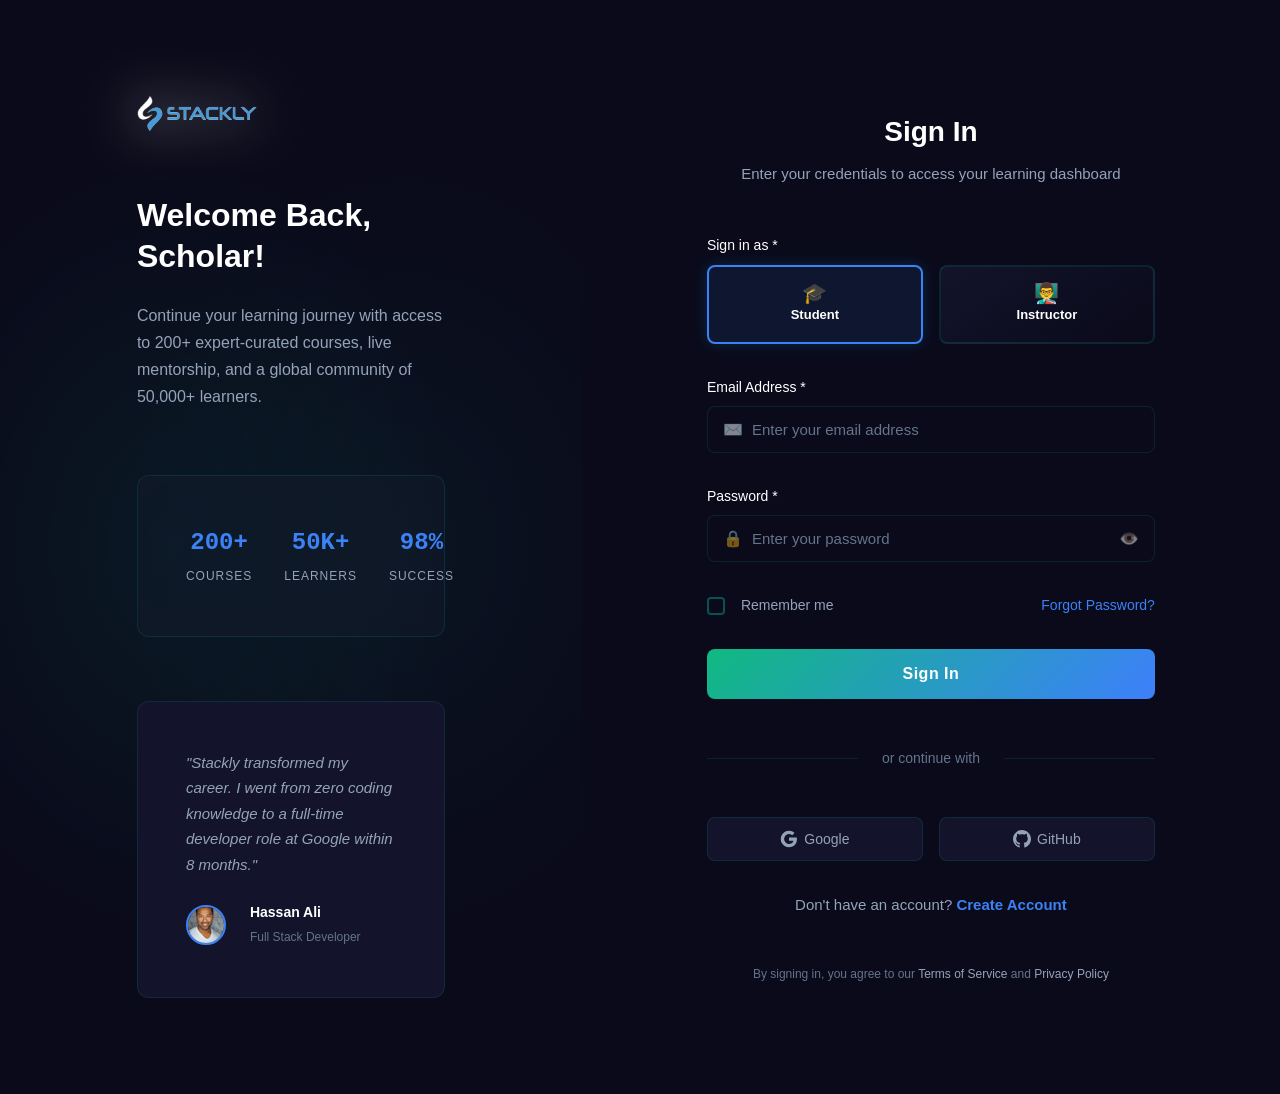
<file: dashboard.html>
<!DOCTYPE html>
<html lang="en">
<head>
    <meta charset="UTF-8">
    <meta name="viewport" content="width=device-width, initial-scale=1.0">
    <title>Dashboard - Stackly | Student Workspace</title>
    <link rel="stylesheet" href="style.css">
</head>
<body class="dashboard-page">
    <!-- Stage Loader -->
    <div id="stage-loader" class="stage-loader">
        <div class="loader-content">
            <img src="assets/logo.webp" alt="Stackly Logo" class="loader-logo" width="100">
            <div class="loader-spinner">
                <svg viewBox="0 0 100 100" class="spinner-svg">
                    <circle cx="50" cy="50" r="40" class="spinner-track"></circle>
                    <circle cx="50" cy="50" r="40" class="spinner-active"></circle>
                </svg>
            </div>
            <p class="loader-text">Loading Your Dashboard...</p>
        </div>
    </div>

    <!-- Dashboard Layout -->
    <div class="dashboard-layout">
        <!-- Sidebar -->
        <aside class="dashboard-sidebar" id="dashboard-sidebar">
            <div class="sidebar-header">
                <a href="index.html" class="sidebar-logo-link">
                    <img src="assets/logo.webp" alt="Stackly" class="sidebar-logo" width="40">
                    
                </a>
                <button class="sidebar-close" id="sidebar-close" aria-label="Close Sidebar">✕</button>
            </div>

            <div class="sidebar-user">
                <img src="assets/img_27.webp" alt="User" class="sidebar-avatar" id="user-avatar" loading="lazy">
                <div class="sidebar-user-info">
                    <span class="sidebar-user-name" id="user-name">Scholar</span>
                    <span class="sidebar-user-email" id="user-email">Loading...</span>
                </div>
            </div>

            <nav class="sidebar-nav">
                <div class="sidebar-section">
                    <span class="sidebar-section-title">Main</span>
                    <ul class="sidebar-menu">
                        <li>
                            <a href="404.html" class="sidebar-link active" data-panel="overview">
                                <span class="sidebar-icon">📊</span>
                                <span class="sidebar-text">Overview</span>
                            </a>
                        </li>
                        <li>
                            <a href="404.html" class="sidebar-link" data-panel="courses">
                                <span class="sidebar-icon">📚</span>
                                <span class="sidebar-text">My Courses</span>
                                <span class="sidebar-badge">4</span>
                            </a>
                        </li>
                        <li>
                            <a href="404.html" class="sidebar-link" data-panel="certificates">
                                <span class="sidebar-icon">🏆</span>
                                <span class="sidebar-text">Certificates</span>
                                <span class="sidebar-badge">2</span>
                            </a>
                        </li>
                        <li>
                            <a href="404.html" class="sidebar-link" data-panel="analytics">
                                <span class="sidebar-icon">📈</span>
                                <span class="sidebar-text">Analytics</span>
                            </a>
                        </li>
                    </ul>
                </div>
                <div class="sidebar-section">
                    <span class="sidebar-section-title">Account</span>
                    <ul class="sidebar-menu">
                        <li>
                            <a href="404.html" class="sidebar-link" data-panel="profile">
                                <span class="sidebar-icon">👤</span>
                                <span class="sidebar-text">Profile</span>
                            </a>
                        </li>
                        <li>
                            <a href="404.html" class="sidebar-link" data-panel="settings">
                                <span class="sidebar-icon">⚙️</span>
                                <span class="sidebar-text">Settings</span>
                            </a>
                        </li>
                        <li>
                            <a href="404.html" class="sidebar-link" id="logout-btn">
                                <span class="sidebar-icon">🚪</span>
                                <span class="sidebar-text">Logout</span>
                            </a>
                        </li>
                    </ul>
                </div>
            </nav>

            <div class="sidebar-footer">
                <div class="sidebar-progress">
                    <span class="progress-label">Weekly Goal</span>
                    <div class="progress-bar">
                        <div class="progress-fill" style="width: 75%"></div>
                    </div>
                    <span class="progress-value">15/20 hours completed</span>
                </div>
            </div>
        </aside>

        <!-- Main Content -->
        <main class="dashboard-main">
            <!-- Top Header -->
            <header class="dashboard-header">
                <button class="sidebar-toggle" id="sidebar-toggle" aria-label="Toggle Sidebar">
                    <span></span>
                    <span></span>
                    <span></span>
                </button>
                
                <div class="dashboard-welcome" id="dashboard-welcome">
                    <h1 class="welcome-title">Welcome Back, Scholar!</h1>
                    <p class="welcome-email" id="welcome-email">scholar@stackly.com</p>
                </div>

                <div class="dashboard-actions">
                    <button class="action-btn" aria-label="Notifications" onclick="window.location.href='404.html'">
                        <span class="action-icon">🔔</span>
                        <span class="action-badge">3</span>
                    </button>
                    <button class="action-btn" aria-label="Messages" onclick="window.location.href='404.html'">
                        <span class="action-icon">💬</span>
                        <span class="action-badge">5</span>
                    </button>
                    <div class="user-dropdown">
                        <img src="assets/img_28.webp" alt="User" class="user-dropdown-avatar" loading="lazy">
                        <div class="dropdown-menu user-menu">
                            <a href="#overview" onclick="document.querySelector('.sidebar-link[data-panel=\'overview\']').click(); return false;"> 👤 My Account</a>
                            <a href="#settings" onclick="document.querySelector('.sidebar-link[data-panel=\'settings\']').click(); return false;"> ⚙️ Settings</a>
                            <a href="#" id="header-logout"> 🚪 Logout</a>
                        </div>
                    </div>
                </div>
            </header>

            <!-- Dashboard Panels -->
            <div class="dashboard-content" id="dashboard-content">
                <!-- Overview Panel -->
                <div class="dashboard-panel active" id="panel-overview">
                    <div class="panel-header">
                        <h2 class="panel-title">Dashboard Overview</h2>
                        <p class="panel-subtitle">Here's what's happening with your learning journey today.</p>
                    </div>

                    <div class="stats-grid">
                        <div class="stat-card section-reveal" data-tilt>
                            <div class="stat-icon">📚</div>
                            <div class="stat-info">
                                <span class="stat-value">4</span>
                                <span class="stat-label">Active Courses</span>
                            </div>
                            <div class="stat-trend up">↑ 12%</div>
                        </div>
                        <div class="stat-card section-reveal" data-tilt>
                            <div class="stat-icon">⏱️</div>
                            <div class="stat-info">
                                <span class="stat-value">127</span>
                                <span class="stat-label">Hours Learned</span>
                            </div>
                            <div class="stat-trend up">↑ 8%</div>
                        </div>
                        <div class="stat-card section-reveal" data-tilt>
                            <div class="stat-icon">🏆</div>
                            <div class="stat-info">
                                <span class="stat-value">2</span>
                                <span class="stat-label">Certificates</span>
                            </div>
                            <div class="stat-trend up">↑ 100%</div>
                        </div>
                        <div class="stat-card section-reveal" data-tilt>
                            <div class="stat-icon">⭐</div>
                            <div class="stat-info">
                                <span class="stat-value">94%</span>
                                <span class="stat-label">Avg. Score</span>
                            </div>
                            <div class="stat-trend up">↑ 3%</div>
                        </div>
                    </div>

                    <div class="dashboard-grid-2">
                        <div class="dashboard-card section-reveal" data-tilt>
                            <div class="card-header">
                                <h3 class="card-title">Continue Learning</h3>
                                <a href="404.html" class="card-link" data-panel="courses">View All →</a>
                            </div>
                            <div class="course-progress-list">
                                <div class="course-progress-item section-reveal" data-tilt>
                                    <div class="course-progress-thumb">
                                        <img src="assets/img_29.webp" alt="Course" loading="lazy">
                                    </div>
                                    <div class="course-progress-info">
                                        <h4 class="course-progress-title">Full Stack Web Development</h4>
                                        <p class="course-progress-meta">Module 8 of 12 • 67% Complete</p>
                                        <div class="progress-bar-small">
                                            <div class="progress-fill-small" style="width: 67%"></div>
                                        </div>
                                    </div>
                                    <a href="404.html" class="btn btn-small btn-primary">Continue</a>
                                </div>
                                <div class="course-progress-item section-reveal" data-tilt>
                                    <div class="course-progress-thumb">
                                        <img src="assets/img_30.webp" alt="Course" loading="lazy">
                                    </div>
                                    <div class="course-progress-info">
                                        <h4 class="course-progress-title">Data Science & ML</h4>
                                        <p class="course-progress-meta">Module 5 of 16 • 31% Complete</p>
                                        <div class="progress-bar-small">
                                            <div class="progress-fill-small" style="width: 31%"></div>
                                        </div>
                                    </div>
                                    <a href="404.html" class="btn btn-small btn-primary">Continue</a>
                                </div>
                                <div class="course-progress-item section-reveal" data-tilt>
                                    <div class="course-progress-thumb">
                                        <img src="assets/img_31.webp" alt="Course" loading="lazy">
                                    </div>
                                    <div class="course-progress-info">
                                        <h4 class="course-progress-title">UI/UX Design Masterclass</h4>
                                        <p class="course-progress-meta">Module 3 of 8 • 38% Complete</p>
                                        <div class="progress-bar-small">
                                            <div class="progress-fill-small" style="width: 38%"></div>
                                        </div>
                                    </div>
                                    <a href="404.html" class="btn btn-small btn-primary">Continue</a>
                                </div>
                            </div>
                        </div>

                        <div class="dashboard-card section-reveal" data-tilt>
                            <div class="card-header">
                                <h3 class="card-title">Recent Achievements</h3>
                                <a href="404.html" class="card-link" data-panel="certificates">View All →</a>
                            </div>
                            <div class="achievements-list">
                                <div class="achievement-item section-reveal" data-tilt>
                                    <div class="achievement-badge">🥇</div>
                                    <div class="achievement-info">
                                        <h4 class="achievement-title">JavaScript Expert</h4>
                                        <p class="achievement-desc">Completed Advanced JS module with 98% score</p>
                                        <span class="achievement-date">2 days ago</span>
                                    </div>
                                </div>
                                <div class="achievement-item section-reveal" data-tilt>
                                    <div class="achievement-badge">🎯</div>
                                    <div class="achievement-info">
                                        <h4 class="achievement-title">7-Day Streak</h4>
                                        <p class="achievement-desc">Logged in and studied for 7 consecutive days</p>
                                        <span class="achievement-date">5 days ago</span>
                                    </div>
                                </div>
                                <div class="achievement-item section-reveal" data-tilt>
                                    <div class="achievement-badge">📜</div>
                                    <div class="achievement-info">
                                        <h4 class="achievement-title">Certificate Earned</h4>
                                        <p class="achievement-desc">HTML & CSS Fundamentals Certification</p>
                                        <span class="achievement-date">1 week ago</span>
                                    </div>
                                </div>
                            </div>
                        </div>
                    </div>

                    <div class="dashboard-card full-width section-reveal" data-tilt>
                        <div class="card-header">
                            <h3 class="card-title">Weekly Learning Activity</h3>
                            <div class="chart-legend">
                                <span class="legend-item"><span class="legend-dot" style="background: #64ffda"></span>Study Hours</span>
                                <span class="legend-item"><span class="legend-dot" style="background: #ccd6f6"></span>Assignments</span>
                            </div>
                        </div>
                        <div class="activity-chart" id="activity-chart">
                            <div class="chart-bar-group">
                                <div class="chart-bar" style="height: 60%">
                                    <div class="chart-bar-fill study" style="height: 70%"></div>
                                </div>
                                <span class="chart-label">Mon</span>
                            </div>
                            <div class="chart-bar-group">
                                <div class="chart-bar" style="height: 80%">
                                    <div class="chart-bar-fill study" style="height: 85%"></div>
                                </div>
                                <span class="chart-label">Tue</span>
                            </div>
                            <div class="chart-bar-group">
                                <div class="chart-bar" style="height: 45%">
                                    <div class="chart-bar-fill study" style="height: 50%"></div>
                                </div>
                                <span class="chart-label">Wed</span>
                            </div>
                            <div class="chart-bar-group">
                                <div class="chart-bar" style="height: 90%">
                                    <div class="chart-bar-fill study" style="height: 95%"></div>
                                </div>
                                <span class="chart-label">Thu</span>
                            </div>
                            <div class="chart-bar-group">
                                <div class="chart-bar" style="height: 70%">
                                    <div class="chart-bar-fill study" style="height: 75%"></div>
                                </div>
                                <span class="chart-label">Fri</span>
                            </div>
                            <div class="chart-bar-group">
                                <div class="chart-bar" style="height: 100%">
                                    <div class="chart-bar-fill study" style="height: 100%"></div>
                                </div>
                                <span class="chart-label">Sat</span>
                            </div>
                            <div class="chart-bar-group">
                                <div class="chart-bar" style="height: 30%">
                                    <div class="chart-bar-fill study" style="height: 35%"></div>
                                </div>
                                <span class="chart-label">Sun</span>
                            </div>
                        </div>
                    </div>
                </div>

                <!-- My Courses Panel -->
                <div class="dashboard-panel" id="panel-courses">
                    <div class="panel-header">
                        <h2 class="panel-title">My Courses</h2>
                        <p class="panel-subtitle">Track your progress across all enrolled programs.</p>
                    </div>
                    <div class="dashboard-courses-grid">
                        <div class="dashboard-course-card section-reveal" data-tilt>
                            <div class="dashboard-course-image">
                                <img src="assets/img_32.webp" alt="Course" loading="lazy">
                                <span class="course-status in-progress">In Progress</span>
                            </div>
                            <div class="dashboard-course-body">
                                <h3 class="dashboard-course-title">Full Stack Web Development Bootcamp</h3>
                                <p class="dashboard-course-instructor">Instructor: Karthik Subramanian</p>
                                <div class="dashboard-course-progress">
                                    <div class="progress-info">
                                        <span>67% Complete</span>
                                        <span>8/12 Modules</span>
                                    </div>
                                    <div class="progress-bar">
                                        <div class="progress-fill" style="width: 67%"></div>
                                    </div>
                                </div>
                                <div class="dashboard-course-actions">
                                    <a href="404.html" class="btn btn-primary">Continue Learning</a>
                                    <a href="404.html" class="btn btn-outline">Course Details</a>
                                </div>
                            </div>
                        </div>
                        <div class="dashboard-course-card section-reveal" data-tilt>
                            <div class="dashboard-course-image">
                                <img src="assets/img_33.webp" alt="Course" loading="lazy">
                                <span class="course-status in-progress">In Progress</span>
                            </div>
                            <div class="dashboard-course-body">
                                <h3 class="dashboard-course-title">Data Science & Machine Learning</h3>
                                <p class="dashboard-course-instructor">Instructor: Dr. Priya Sharma</p>
                                <div class="dashboard-course-progress">
                                    <div class="progress-info">
                                        <span>31% Complete</span>
                                        <span>5/16 Modules</span>
                                    </div>
                                    <div class="progress-bar">
                                        <div class="progress-fill" style="width: 31%"></div>
                                    </div>
                                </div>
                                <div class="dashboard-course-actions">
                                    <a href="404.html" class="btn btn-primary">Continue Learning</a>
                                    <a href="404.html" class="btn btn-outline">Course Details</a>
                                </div>
                            </div>
                        </div>
                        <div class="dashboard-course-card section-reveal" data-tilt>
                            <div class="dashboard-course-image">
                                <img src="assets/img_34.webp" alt="Course" loading="lazy">
                                <span class="course-status in-progress">In Progress</span>
                            </div>
                            <div class="dashboard-course-body">
                                <h3 class="dashboard-course-title">UI/UX Design Masterclass</h3>
                                <p class="dashboard-course-instructor">Instructor: Meera Iyer</p>
                                <div class="dashboard-course-progress">
                                    <div class="progress-info">
                                        <span>38% Complete</span>
                                        <span>3/8 Modules</span>
                                    </div>
                                    <div class="progress-bar">
                                        <div class="progress-fill" style="width: 38%"></div>
                                    </div>
                                </div>
                                <div class="dashboard-course-actions">
                                    <a href="404.html" class="btn btn-primary">Continue Learning</a>
                                    <a href="404.html" class="btn btn-outline">Course Details</a>
                                </div>
                            </div>
                        </div>
                        <div class="dashboard-course-card completed section-reveal" data-tilt>
                            <div class="dashboard-course-image">
                                <img src="assets/img_35.webp" alt="Course" loading="lazy">
                                <span class="course-status completed">Completed</span>
                            </div>
                            <div class="dashboard-course-body">
                                <h3 class="dashboard-course-title">HTML & CSS Fundamentals</h3>
                                <p class="dashboard-course-instructor">Instructor: Karthik Subramanian</p>
                                <div class="dashboard-course-progress">
                                    <div class="progress-info">
                                        <span>100% Complete</span>
                                        <span>Certificate Earned</span>
                                    </div>
                                    <div class="progress-bar">
                                        <div class="progress-fill" style="width: 100%"></div>
                                    </div>
                                </div>
                                <div class="dashboard-course-actions">
                                    <a href="404.html" class="btn btn-outline">View Certificate</a>
                                    <a href="404.html" class="btn btn-outline">Review Course</a>
                                </div>
                            </div>
                        </div>
                    </div>
                </div>

                <!-- Certificates Panel -->
                <div class="dashboard-panel" id="panel-certificates">
                    <div class="panel-header">
                        <h2 class="panel-title">My Certificates</h2>
                        <p class="panel-subtitle">Your earned credentials and achievements.</p>
                    </div>
                    <div class="certificates-grid">
                        <div class="certificate-card section-reveal" data-tilt>
                            <div class="certificate-preview">
                                <div class="certificate-badge-large">🏆</div>
                                <h3 class="certificate-name">HTML & CSS Fundamentals</h3>
                                <p class="certificate-id">ID: STK-2026-001234</p>
                                <p class="certificate-date">Issued: May 10, 2026</p>
                            </div>
                            <div class="certificate-actions">
                                <a href="404.html" class="btn btn-primary btn-small">Download PDF</a>
                                <a href="404.html" class="btn btn-outline btn-small">Share</a>
                            </div>
                        </div>
                        <div class="certificate-card section-reveal" data-tilt>
                            <div class="certificate-preview">
                                <div class="certificate-badge-large">🏆</div>
                                <h3 class="certificate-name">JavaScript Essentials</h3>
                                <p class="certificate-id">ID: STK-2026-001235</p>
                                <p class="certificate-date">Issued: May 15, 2026</p>
                            </div>
                            <div class="certificate-actions">
                                <a href="404.html" class="btn btn-primary btn-small">Download PDF</a>
                                <a href="404.html" class="btn btn-outline btn-small">Share</a>
                            </div>
                        </div>
                        <div class="certificate-card locked section-reveal" data-tilt>
                            <div class="certificate-preview">
                                <div class="certificate-badge-large">🔒</div>
                                <h3 class="certificate-name">Full Stack Certification</h3>
                                <p class="certificate-status">Complete all modules to unlock</p>
                                <p class="certificate-progress">8/12 modules completed</p>
                            </div>
                            <div class="certificate-actions">
                                <a href="404.html" class="btn btn-outline btn-small">Continue Course</a>
                            </div>
                        </div>
                    </div>
                </div>

                <!-- Analytics Panel -->
                <div class="dashboard-panel" id="panel-analytics">
                    <div class="panel-header">
                        <h2 class="panel-title">Learning Analytics</h2>
                        <p class="panel-subtitle">Track your performance and learning patterns.</p>
                    </div>
                    <div class="analytics-grid">
                        <div class="analytics-card section-reveal" data-tilt>
                            <h3 class="analytics-title">Study Time Distribution</h3>
                            <div class="analytics-chart donut-chart">
                                <div class="donut-segment" style="--value: 35; --color: #64ffda">Development 35%</div>
                                <div class="donut-segment" style="--value: 25; --color: #ccd6f6">Data Science 25%</div>
                                <div class="donut-segment" style="--value: 20; --color: #8892b0">Design 20%</div>
                                <div class="donut-segment" style="--value: 20; --color: #233554">Other 20%</div>
                            </div>
                        </div>
                        <div class="analytics-card section-reveal" data-tilt>
                            <h3 class="analytics-title">Monthly Progress</h3>
                            <div class="analytics-chart bar-chart">
                                <div class="bar-item"><span class="bar-label">Jan</span><div class="bar" style="height: 40%"></div></div>
                                <div class="bar-item"><span class="bar-label">Feb</span><div class="bar" style="height: 55%"></div></div>
                                <div class="bar-item"><span class="bar-label">Mar</span><div class="bar" style="height: 70%"></div></div>
                                <div class="bar-item"><span class="bar-label">Apr</span><div class="bar" style="height: 60%"></div></div>
                                <div class="bar-item"><span class="bar-label">May</span><div class="bar" style="height: 85%"></div></div>
                            </div>
                        </div>
                        <div class="analytics-card full-width section-reveal" data-tilt>
                            <h3 class="analytics-title">Skill Assessment</h3>
                            <div class="skill-bars">
                                <div class="skill-bar">
                                    <span class="skill-name">HTML/CSS</span>
                                    <div class="skill-track"><div class="skill-fill" style="width: 92%"></div></div>
                                    <span class="skill-value">92%</span>
                                </div>
                                <div class="skill-bar">
                                    <span class="skill-name">JavaScript</span>
                                    <div class="skill-track"><div class="skill-fill" style="width: 78%"></div></div>
                                    <span class="skill-value">78%</span>
                                </div>
                                <div class="skill-bar">
                                    <span class="skill-name">React</span>
                                    <div class="skill-track"><div class="skill-fill" style="width: 65%"></div></div>
                                    <span class="skill-value">65%</span>
                                </div>
                                <div class="skill-bar">
                                    <span class="skill-name">Python</span>
                                    <div class="skill-track"><div class="skill-fill" style="width: 45%"></div></div>
                                    <span class="skill-value">45%</span>
                                </div>
                                <div class="skill-bar">
                                    <span class="skill-name">UI Design</span>
                                    <div class="skill-track"><div class="skill-fill" style="width: 58%"></div></div>
                                    <span class="skill-value">58%</span>
                                </div>
                            </div>
                        </div>
                    </div>
                </div>

                <!-- Profile Panel -->
                <div class="dashboard-panel" id="panel-profile">
                    <div class="panel-header">
                        <h2 class="panel-title">My Profile</h2>
                        <p class="panel-subtitle">Manage your personal information and preferences.</p>
                    </div>
                    <div class="profile-card">
                        <div class="profile-header">
                            <div class="profile-avatar-wrap">
                                <img src="assets/img_36.webp" alt="Profile" class="profile-avatar-large" loading="lazy">
                                <button class="avatar-edit">📷</button>
                            </div>
                            <div class="profile-header-info">
                                <h3 class="profile-name" id="profile-name">Scholar</h3>
                                <p class="profile-email" id="profile-email">scholar@stackly.com</p>
                                <span class="profile-badge">Pro Member</span>
                            </div>
                        </div>
                        <form class="profile-form" id="profile-form">
                            <div class="form-row">
                                <div class="form-group">
                                    <label class="form-label">First Name</label>
                                    <input type="text" class="form-input" value="Scholar" id="profile-fname" required>
                                    <span class="error-message" id="error-profile-fname"></span>
                                </div>
                                <div class="form-group">
                                    <label class="form-label">Last Name</label>
                                    <input type="text" class="form-input" value="User" id="profile-lname" required>
                                    <span class="error-message" id="error-profile-lname"></span>
                                </div>
                            </div>
                            <div class="form-group">
                                <label class="form-label">Email Address</label>
                                <input type="email" class="form-input" value="scholar@stackly.com" id="profile-email-input">
                            </div>
                            <div class="form-group">
                                <label class="form-label">Bio</label>
                                <textarea class="form-textarea" rows="4" placeholder="Tell us about yourself...">Passionate learner exploring web development and data science. Looking to transition into a tech career within the next 6 months.</textarea>
                            </div>
                            <div class="form-row">
                                <div class="form-group">
                                    <label class="form-label">Location</label>
                                    <input type="text" class="form-input" value="Salem, Tamil Nadu">
                                </div>
                                <div class="form-group">
                                    <label class="form-label">Phone</label>
                                    <input type="tel" class="form-input" value="+91 9876543210">
                                </div>
                            </div>
                            <button type="submit" class="btn btn-primary">Save Changes</button>
                        </form>
                    </div>
                </div>

                <!-- Settings Panel -->
                <div class="dashboard-panel" id="panel-settings">
                    <div class="panel-header">
                        <h2 class="panel-title">Settings</h2>
                        <p class="panel-subtitle">Customize your account and notification preferences.</p>
                    </div>
                    <div class="settings-grid">
                        <div class="settings-card">
                            <h3 class="settings-card-title">Notifications</h3>
                            <div class="setting-item">
                                <div class="setting-info">
                                    <span class="setting-name">Email Notifications</span>
                                    <span class="setting-desc">Receive course updates and announcements</span>
                                </div>
                                <label class="toggle-switch">
                                    <input type="checkbox" checked>
                                    <span class="toggle-slider"></span>
                                </label>
                            </div>
                            <div class="setting-item">
                                <div class="setting-info">
                                    <span class="setting-name">Push Notifications</span>
                                    <span class="setting-desc">Get alerts on mobile and desktop</span>
                                </div>
                                <label class="toggle-switch">
                                    <input type="checkbox" checked>
                                    <span class="toggle-slider"></span>
                                </label>
                            </div>
                            <div class="setting-item">
                                <div class="setting-info">
                                    <span class="setting-name">Weekly Digest</span>
                                    <span class="setting-desc">Summary of your learning progress</span>
                                </div>
                                <label class="toggle-switch">
                                    <input type="checkbox" checked>
                                    <span class="toggle-slider"></span>
                                </label>
                            </div>
                        </div>
                        <div class="settings-card">
                            <h3 class="settings-card-title">Privacy</h3>
                            <div class="setting-item">
                                <div class="setting-info">
                                    <span class="setting-name">Public Profile</span>
                                    <span class="setting-desc">Allow others to see your achievements</span>
                                </div>
                                <label class="toggle-switch">
                                    <input type="checkbox" checked>
                                    <span class="toggle-slider"></span>
                                </label>
                            </div>
                            <div class="setting-item">
                                <div class="setting-info">
                                    <span class="setting-name">Show Certificates</span>
                                    <span class="setting-desc">Display earned certificates on profile</span>
                                </div>
                                <label class="toggle-switch">
                                    <input type="checkbox" checked>
                                    <span class="toggle-slider"></span>
                                </label>
                            </div>
                        </div>
                        <div class="settings-card danger-zone">
                            <h3 class="settings-card-title">Danger Zone</h3>
                            <div class="danger-item">
                                <div class="danger-info">
                                    <span class="danger-name">Delete Account</span>
                                    <span class="danger-desc">Permanently delete your account and all data</span>
                                </div>
                                <button class="btn btn-danger btn-small" onclick="if(confirm('Are you sure you want to delete your account? This action cannot be undone.')) { sessionStorage.removeItem('stacklyUserEmail'); window.location.href='index.html'; }">Delete</button>
                            </div>
                        </div>
                    </div>
                </div>
            </div>
        </main>
    </div>

    <script src="script.js"></script>
</body>
</html>
</file>
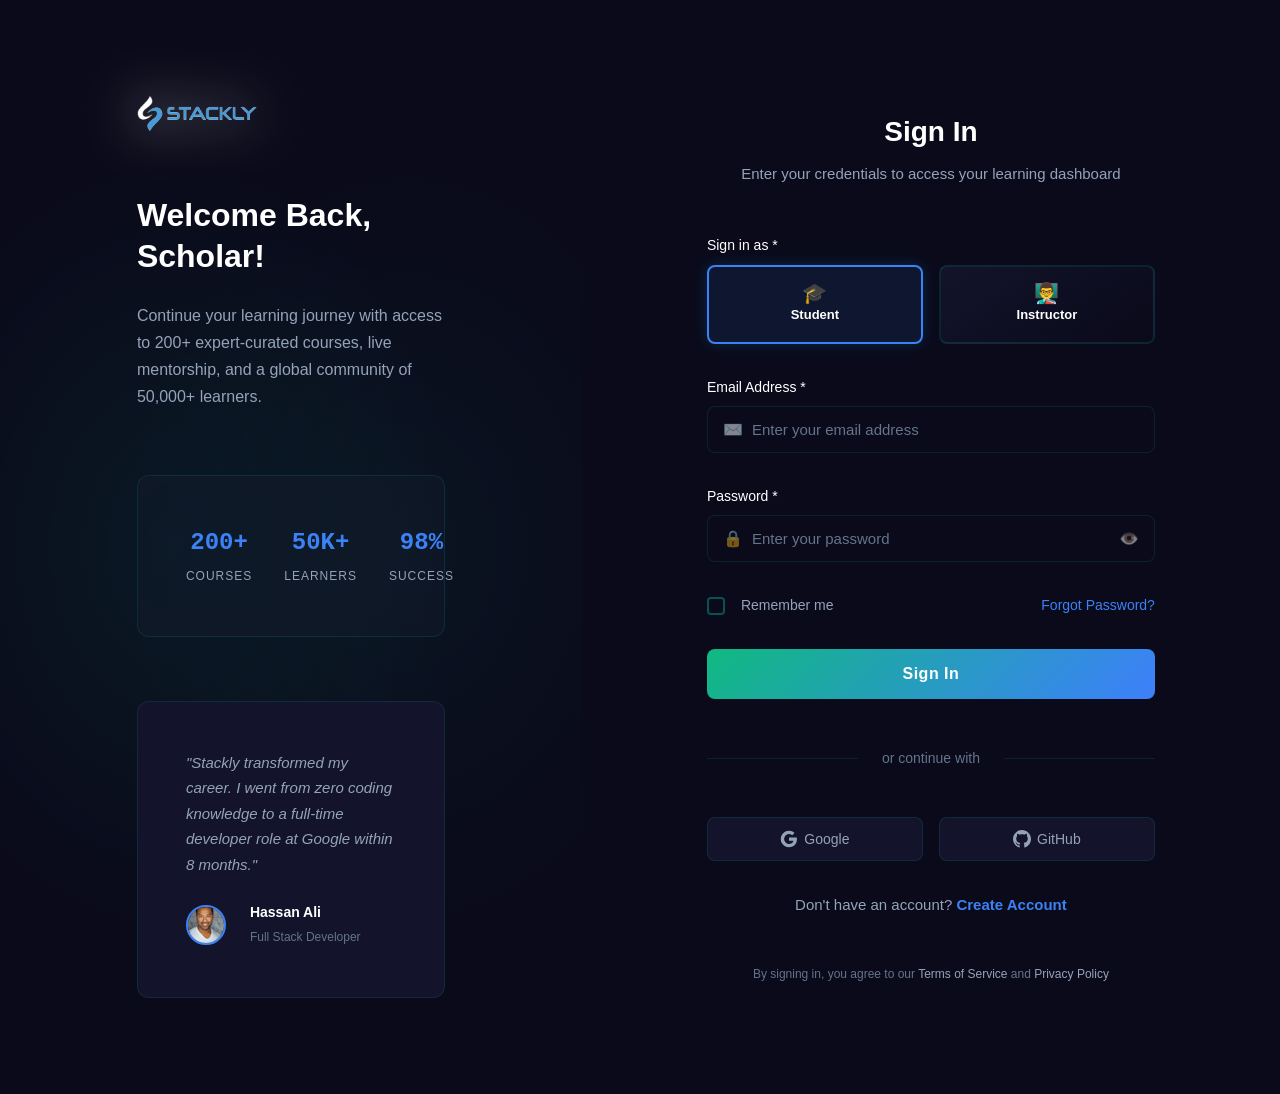
<file: login.html>
<!DOCTYPE html>
<html lang="en">
<head>
    <meta charset="UTF-8">
    <meta name="viewport" content="width=device-width, initial-scale=1.0">
    <title>Login - Stackly | Student Portal</title>
    <link rel="stylesheet" href="style.css">

</head>
<body class="auth-page">
    
    <div id="stage-loader" class="stage-loader">
        <div class="loader-content">
            <img src="assets/logo.webp" alt="Stackly Logo" class="loader-logo" width="100">
            <div class="loader-spinner">
                <svg viewBox="0 0 100 100" class="spinner-svg">
                    <circle cx="50" cy="50" r="40" class="spinner-track"></circle>
                    <circle cx="50" cy="50" r="40" class="spinner-active"></circle>
                </svg>
            </div>
            <p class="loader-text">Loading Secure Portal...</p>
        </div>
    </div>

    
    <div class="auth-container">
        <div class="auth-visual">
            <div class="auth-visual-bg"></div>
            <div class="auth-visual-content">
                <a href="index.html" class="auth-logo-link">
                    <img src="assets/logo.webp" alt="Stackly" class="auth-logo" width="60">
                </a>
                <h2 class="auth-visual-title">Welcome Back, Scholar!</h2>
                <p class="auth-visual-text">Continue your learning journey with access to 200+ expert-curated courses, live mentorship, and a global community of 50,000+ learners.</p>
                <div class="auth-visual-stats">
                    <div class="auth-stat">
                        <span class="auth-stat-number">200+</span>
                        <span class="auth-stat-label">Courses</span>
                    </div>
                    <div class="auth-stat">
                        <span class="auth-stat-number">50K+</span>
                        <span class="auth-stat-label">Learners</span>
                    </div>
                    <div class="auth-stat">
                        <span class="auth-stat-number">98%</span>
                        <span class="auth-stat-label">Success</span>
                    </div>
                </div>
                <div class="auth-testimonial">
                    <p class="auth-quote">"Stackly transformed my career. I went from zero coding knowledge to a full-time developer role at Google within 8 months."</p>
                    <div class="auth-quote-author">
                        <img src="assets/img_48.webp" alt="User" class="auth-quote-avatar" loading="lazy">
                        <div>
                            <span class="auth-quote-name">Hassan Ali</span>
                            <span class="auth-quote-role">Full Stack Developer</span>
                        </div>
                    </div>
                </div>
            </div>
        </div>

        <div class="auth-form-section">
            <div class="auth-form-wrap">
                <div class="auth-form-header">
                    <h1 class="auth-form-title">Sign In</h1>
                    <p class="auth-form-subtitle">Enter your credentials to access your learning dashboard</p>
                </div>

                <form class="auth-form" id="login-form" novalidate>
                    
                    <div class="form-group">
                        <label class="form-label">Sign in as *</label>
                        <div class="role-selector">
                            <label class="role-option">
                                <input type="radio" name="role" value="student" class="role-input" checked>
                                <span class="role-card">
                                    <span class="role-icon">🎓</span>
                                    <span class="role-name">Student</span>
                                </span>
                            </label>
                            <label class="role-option">
                                <input type="radio" name="role" value="instructor" class="role-input">
                                <span class="role-card">
                                    <span class="role-icon">👨‍🏫</span>
                                    <span class="role-name">Instructor</span>
                                </span>
                            </label>
                        </div>
                    </div>

                    <div class="form-group">
                        <label for="login-email" class="form-label">Email Address *</label>
                        <div class="input-wrap">
                            <span class="input-icon">✉️</span>
                            <input type="email" id="login-email" name="email" class="form-input" placeholder="Enter your email address" required>
                        </div>
                        <span class="form-error" id="error-login-email">Please fill this field</span>
                    </div>

                    <div class="form-group">
                        <label for="login-password" class="form-label">Password *</label>
                        <div class="input-wrap">
                            <span class="input-icon">🔒</span>
                            <input type="password" id="login-password" name="password" class="form-input" placeholder="Enter your password" required minlength="6">
                            <button type="button" class="password-toggle" id="password-toggle" aria-label="Toggle password visibility">👁️</button>
                        </div>
                        <span class="form-error" id="error-login-password">Please fill this field</span>
                    </div>

                    <div class="form-options">
                        <label class="checkbox-label">
                            <input type="checkbox" name="remember" class="checkbox-input">
                            <span class="checkbox-custom"></span>
                            <span class="checkbox-text">Remember me</span>
                        </label>
                        <a href="404.html" class="forgot-link">Forgot Password?</a>
                    </div>

                    <button type="submit" class="btn btn-primary btn-large btn-full" id="login-submit">Sign In</button>

                    <div class="auth-divider">
                        <span class="divider-line"></span>
                        <span class="divider-text">or continue with</span>
                        <span class="divider-line"></span>
                    </div>

                    <div class="social-login">
                        <button type="button" class="social-btn google" onclick="window.location.href='404.html'">
                            <svg viewBox="0 0 24 24" width="20" fill="currentColor"><path d="M22.56 12.25c0-.78-.07-1.53-.2-2.25H12v4.26h5.92a5.06 5.06 0 01-2.2 3.32v2.77h3.57c2.08-1.92 3.28-4.74 3.28-8.1z"/><path d="M12 23c2.97 0 5.46-.98 7.28-2.66l-3.57-2.77c-.98.66-2.23 1.06-3.71 1.06-2.86 0-5.29-1.93-6.16-4.53H2.18v2.84C3.99 20.53 7.7 23 12 23z"/><path d="M5.84 14.09c-.22-.66-.35-1.36-.35-2.09s.13-1.43.35-2.09V7.07H2.18C1.43 8.55 1 10.22 1 12s.43 3.45 1.18 4.93l2.85-2.22.81-.62z"/><path d="M12 5.38c1.62 0 3.06.56 4.21 1.64l3.15-3.15C17.45 2.09 14.97 1 12 1 7.7 1 3.99 3.47 2.18 7.07l3.66 2.84c.87-2.6 3.3-4.53 6.16-4.53z"/></svg>
                            Google
                        </button>
                        <button type="button" class="social-btn github" onclick="window.location.href='404.html'">
                            <svg viewBox="0 0 24 24" width="20" fill="currentColor"><path d="M12 0c-6.626 0-12 5.373-12 12 0 5.302 3.438 9.8 8.207 11.387.599.111.793-.261.793-.577v-2.234c-3.338.726-4.033-1.416-4.033-1.416-.546-1.387-1.333-1.756-1.333-1.756-1.089-.745.083-.729.083-.729 1.205.084 1.839 1.237 1.839 1.237 1.07 1.834 2.807 1.304 3.492.997.107-.775.418-1.305.762-1.604-2.665-.305-5.467-1.334-5.467-5.931 0-1.311.469-2.381 1.236-3.221-.124-.303-.535-1.524.117-3.176 0 0 1.008-.322 3.301 1.23.957-.266 1.983-.399 3.003-.404 1.02.005 2.047.138 3.006.404 2.291-1.552 3.297-1.23 3.297-1.23.653 1.653.242 2.874.118 3.176.77.84 1.235 1.911 1.235 3.221 0 4.609-2.807 5.624-5.479 5.921.43.372.823 1.102.823 2.222v3.293c0 .319.192.694.801.576 4.765-1.589 8.199-6.086 8.199-11.386 0-6.627-5.373-12-12-12z"/></svg>
                            GitHub
                        </button>
                    </div>

                    <p class="auth-switch">Don't have an account? <a href="signup.html" class="auth-switch-link">Create Account</a></p>
                </form>

                <div class="auth-footer">
                    <p>By signing in, you agree to our <a href="404.html">Terms of Service</a> and <a href="404.html">Privacy Policy</a></p>
                </div>
            </div>
        </div>
    </div>

    <script src="script.js"></script>
</body>
</html>
</file>
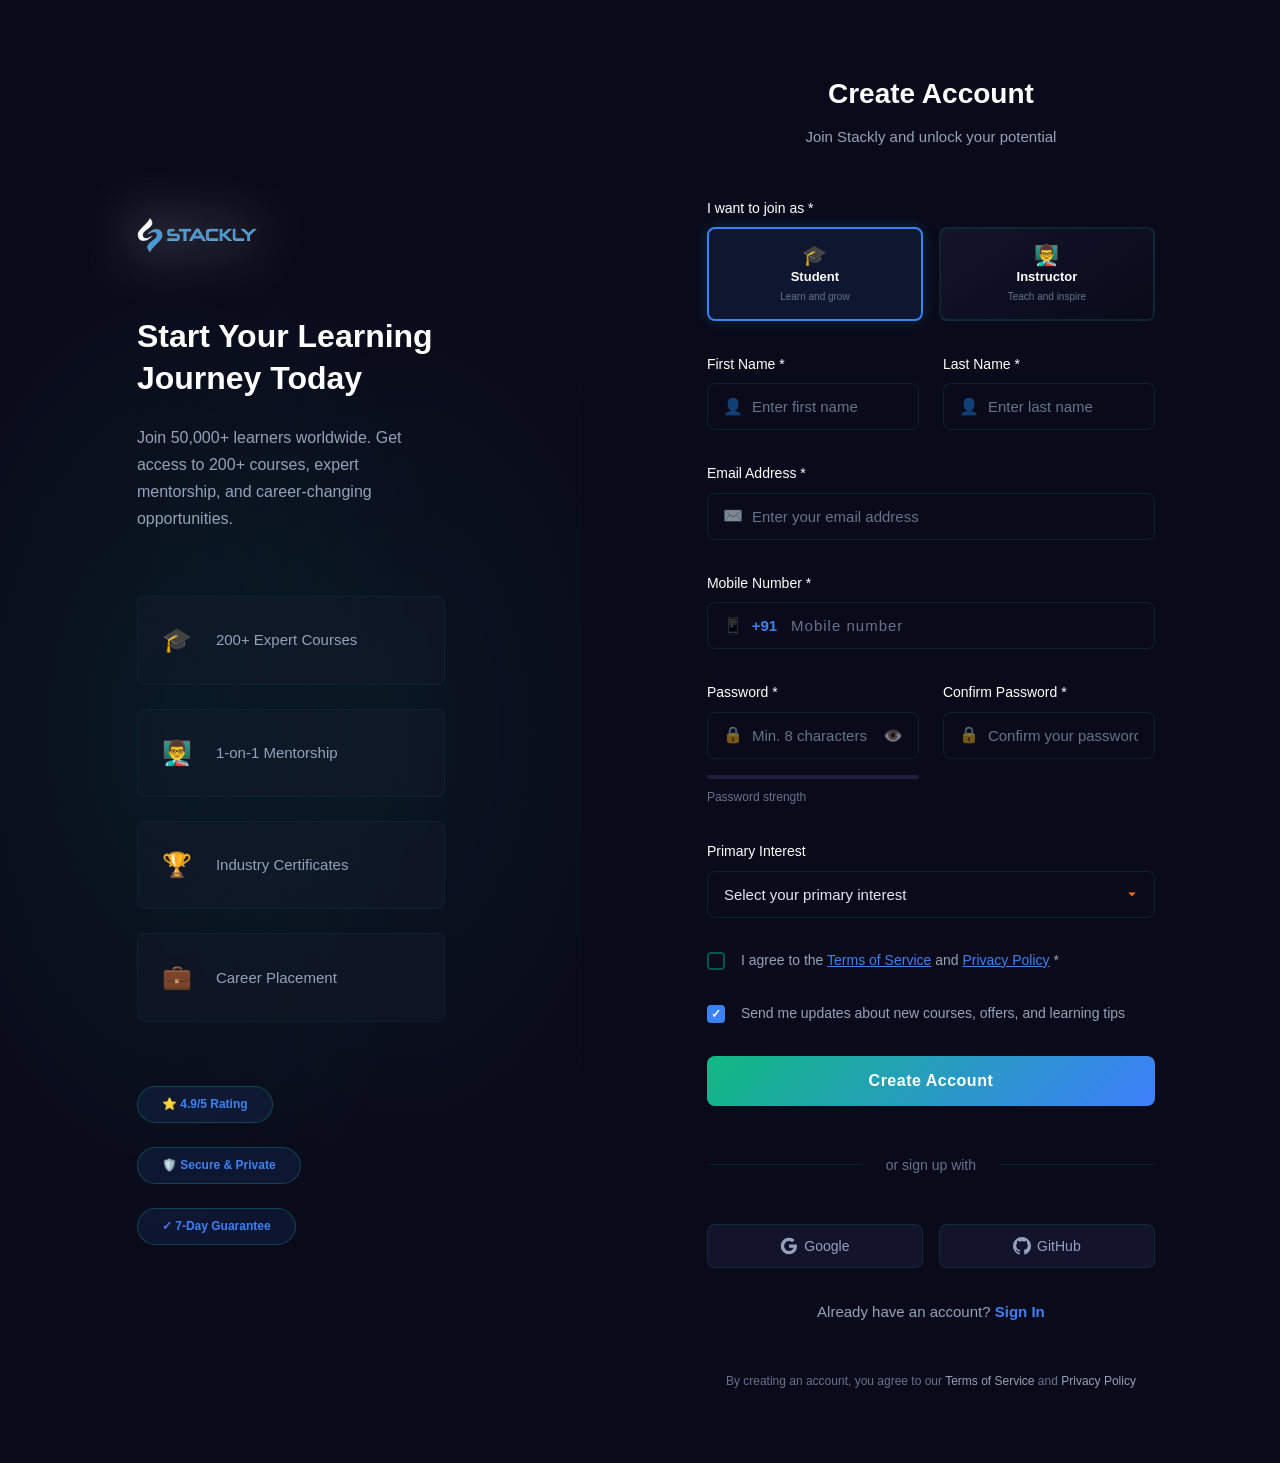
<file: signup.html>
<!DOCTYPE html>
<html lang="en">
<head>
    <meta charset="UTF-8">
    <meta name="viewport" content="width=device-width, initial-scale=1.0">
    <title>Sign Up - Stackly | Create Your Account</title>
    <link rel="stylesheet" href="style.css">

</head>
<body class="auth-page">
    
    <div id="stage-loader" class="stage-loader">
        <div class="loader-content">
            <img src="assets/logo.webp" alt="Stackly Logo" class="loader-logo" width="100">
            <div class="loader-spinner">
                <svg viewBox="0 0 100 100" class="spinner-svg">
                    <circle cx="50" cy="50" r="40" class="spinner-track"></circle>
                    <circle cx="50" cy="50" r="40" class="spinner-active"></circle>
                </svg>
            </div>
            <p class="loader-text">Preparing Your Account...</p>
        </div>
    </div>

    
    <div class="auth-container">
        <div class="auth-visual">
            <div class="auth-visual-bg"></div>
            <div class="auth-visual-content">
                <a href="index.html" class="auth-logo-link">
                    <img src="assets/logo.webp" alt="Stackly" class="auth-logo" width="60">
                </a>
                <h2 class="auth-visual-title">Start Your Learning Journey Today</h2>
                <p class="auth-visual-text">Join 50,000+ learners worldwide. Get access to 200+ courses, expert mentorship, and career-changing opportunities.</p>
                <div class="auth-visual-features">
                    <div class="auth-feature">
                        <span class="auth-feature-icon">🎓</span>
                        <span class="auth-feature-text">200+ Expert Courses</span>
                    </div>
                    <div class="auth-feature">
                        <span class="auth-feature-icon">👨‍🏫</span>
                        <span class="auth-feature-text">1-on-1 Mentorship</span>
                    </div>
                    <div class="auth-feature">
                        <span class="auth-feature-icon">🏆</span>
                        <span class="auth-feature-text">Industry Certificates</span>
                    </div>
                    <div class="auth-feature">
                        <span class="auth-feature-icon">💼</span>
                        <span class="auth-feature-text">Career Placement</span>
                    </div>
                </div>
                <div class="auth-trust-badges">
                    <div class="trust-badge">⭐ 4.9/5 Rating</div>
                    <div class="trust-badge">🛡️ Secure & Private</div>
                    <div class="trust-badge">✓ 7-Day Guarantee</div>
                </div>
            </div>
        </div>

        <div class="auth-form-section">
            <div class="auth-form-wrap">
                <div class="auth-form-header">
                    <h1 class="auth-form-title">Create Account</h1>
                    <p class="auth-form-subtitle">Join Stackly and unlock your potential</p>
                </div>

                <form class="auth-form" id="signup-form" novalidate>
                    
                    <div class="form-group">
                        <label class="form-label">I want to join as *</label>
                        <div class="role-selector">
                            <label class="role-option">
                                <input type="radio" name="role" value="student" class="role-input" checked>
                                <span class="role-card">
                                    <span class="role-icon">🎓</span>
                                    <span class="role-name">Student</span>
                                    <span class="role-desc">Learn and grow</span>
                                </span>
                            </label>
                            <label class="role-option">
                                <input type="radio" name="role" value="instructor" class="role-input">
                                <span class="role-card">
                                    <span class="role-icon">👨‍🏫</span>
                                    <span class="role-name">Instructor</span>
                                    <span class="role-desc">Teach and inspire</span>
                                </span>
                            </label>
                        </div>
                        <span class="form-error" id="error-signup-role">Please select a role</span>
                    </div>

                    <div class="form-row">
                        <div class="form-group">
                            <label for="signup-firstname" class="form-label">First Name *</label>
                            <div class="input-wrap">
                                <span class="input-icon">👤</span>
                                <input type="text" id="signup-firstname" name="firstname" class="form-input" placeholder="Enter first name" required>
                            </div>
                            <span class="form-error" id="error-signup-firstname">Please fill this field</span>
                        </div>
                        <div class="form-group">
                            <label for="signup-lastname" class="form-label">Last Name *</label>
                            <div class="input-wrap">
                                <span class="input-icon">👤</span>
                                <input type="text" id="signup-lastname" name="lastname" class="form-input" placeholder="Enter last name" required>
                            </div>
                            <span class="form-error" id="error-signup-lastname">Please fill this field</span>
                        </div>
                    </div>

                    <div class="form-group">
                        <label for="signup-email" class="form-label">Email Address *</label>
                        <div class="input-wrap">
                            <span class="input-icon">✉️</span>
                            <input type="email" id="signup-email" name="email" class="form-input" placeholder="Enter your email address" required>
                        </div>
                        <span class="form-error" id="error-signup-email">Please fill this field</span>
                    </div>

                    <div class="form-group">
                        <label for="signup-mobile" class="form-label">Mobile Number *</label>
                        <div class="input-wrap mobile-input-wrap">
                            <span class="input-icon">📱</span>
                            <span class="mobile-prefix" style="left:2.8rem;">+91</span>
                            <input type="tel" id="signup-mobile" name="mobile" class="form-input mobile-input" placeholder="Mobile number" required maxlength="10">
                        </div>
                        <span class="form-error" id="error-signup-mobile">Please enter a valid 10-digit mobile number</span>
                    </div>

                    <div class="form-row">
                        <div class="form-group">
                            <label for="signup-password" class="form-label">Password *</label>
                            <div class="input-wrap">
                                <span class="input-icon">🔒</span>
                                <input type="password" id="signup-password" name="password" class="form-input" placeholder="Min. 8 characters" required minlength="8">
                                <button type="button" class="password-toggle" id="signup-password-toggle" aria-label="Toggle password visibility">👁️</button>
                            </div>
                            <span class="form-error" id="error-signup-password">Please fill this field</span>
                            <div class="password-strength" id="password-strength">
                                <div class="strength-bar"><div class="strength-fill"></div></div>
                                <span class="strength-text">Password strength</span>
                            </div>
                        </div>
                        <div class="form-group">
                            <label for="signup-confirm" class="form-label">Confirm Password *</label>
                            <div class="input-wrap">
                                <span class="input-icon">🔒</span>
                                <input type="password" id="signup-confirm" name="confirm" class="form-input" placeholder="Confirm your password" required>
                            </div>
                            <span class="form-error" id="error-signup-confirm">Please fill this field</span>
                        </div>
                    </div>

                    <div class="form-group">
                        <label for="signup-interest" class="form-label">Primary Interest</label>
                        <select id="signup-interest" name="interest" class="form-select">
                            <option value="">Select your primary interest</option>
                            <option value="development">Web Development</option>
                            <option value="data">Data Science</option>
                            <option value="security">Cybersecurity</option>
                            <option value="cloud">Cloud Computing</option>
                            <option value="design">UI/UX Design</option>
                            <option value="marketing">Digital Marketing</option>
                            <option value="business">Business & Product</option>
                        </select>
                    </div>

                    <div class="form-group checkbox-group">
                        <label class="checkbox-label">
                            <input type="checkbox" name="terms" class="checkbox-input" required>
                            <span class="checkbox-custom"></span>
                            <span class="checkbox-text">I agree to the <a href="404.html">Terms of Service</a> and <a href="404.html">Privacy Policy</a> *</span>
                        </label>
                        <span class="form-error" id="error-signup-terms">Please fill this field</span>
                    </div>

                    <div class="form-group checkbox-group">
                        <label class="checkbox-label">
                            <input type="checkbox" name="newsletter" class="checkbox-input" checked>
                            <span class="checkbox-custom"></span>
                            <span class="checkbox-text">Send me updates about new courses, offers, and learning tips</span>
                        </label>
                    </div>

                    <button type="submit" class="btn btn-primary btn-large btn-full" id="signup-submit">Create Account</button>

                    <div class="auth-divider">
                        <span class="divider-line"></span>
                        <span class="divider-text">or sign up with</span>
                        <span class="divider-line"></span>
                    </div>

                    <div class="social-login">
                        <button type="button" class="social-btn google" onclick="window.location.href='404.html'">
                            <svg viewBox="0 0 24 24" width="20" fill="currentColor"><path d="M22.56 12.25c0-.78-.07-1.53-.2-2.25H12v4.26h5.92a5.06 5.06 0 01-2.2 3.32v2.77h3.57c2.08-1.92 3.28-4.74 3.28-8.1z"/><path d="M12 23c2.97 0 5.46-.98 7.28-2.66l-3.57-2.77c-.98.66-2.23 1.06-3.71 1.06-2.86 0-5.29-1.93-6.16-4.53H2.18v2.84C3.99 20.53 7.7 23 12 23z"/><path d="M5.84 14.09c-.22-.66-.35-1.36-.35-2.09s.13-1.43.35-2.09V7.07H2.18C1.43 8.55 1 10.22 1 12s.43 3.45 1.18 4.93l2.85-2.22.81-.62z"/><path d="M12 5.38c1.62 0 3.06.56 4.21 1.64l3.15-3.15C17.45 2.09 14.97 1 12 1 7.7 1 3.99 3.47 2.18 7.07l3.66 2.84c.87-2.6 3.3-4.53 6.16-4.53z"/></svg>
                            Google
                        </button>
                        <button type="button" class="social-btn github" onclick="window.location.href='404.html'">
                            <svg viewBox="0 0 24 24" width="20" fill="currentColor"><path d="M12 0c-6.626 0-12 5.373-12 12 0 5.302 3.438 9.8 8.207 11.387.599.111.793-.261.793-.577v-2.234c-3.338.726-4.033-1.416-4.033-1.416-.546-1.387-1.333-1.756-1.333-1.756-1.089-.745.083-.729.083-.729 1.205.084 1.839 1.237 1.839 1.237 1.07 1.834 2.807 1.304 3.492.997.107-.775.418-1.305.762-1.604-2.665-.305-5.467-1.334-5.467-5.931 0-1.311.469-2.381 1.236-3.221-.124-.303-.535-1.524.117-3.176 0 0 1.008-.322 3.301 1.23.957-.266 1.983-.399 3.003-.404 1.02.005 2.047.138 3.006.404 2.291-1.552 3.297-1.23 3.297-1.23.653 1.653.242 2.874.118 3.176.77.84 1.235 1.911 1.235 3.221 0 4.609-2.807 5.624-5.479 5.921.43.372.823 1.102.823 2.222v3.293c0 .319.192.694.801.576 4.765-1.589 8.199-6.086 8.199-11.386 0-6.627-5.373-12-12-12z"/></svg>
                            GitHub
                        </button>
                    </div>

                    <p class="auth-switch">Already have an account? <a href="login.html" class="auth-switch-link">Sign In</a></p>
                </form>

                <div class="auth-footer">
                    <p>By creating an account, you agree to our <a href="404.html">Terms of Service</a> and <a href="404.html">Privacy Policy</a></p>
                </div>
            </div>
        </div>
    </div>

    
    <div id="success-modal" class="success-modal">
        <div class="success-modal-content">
            <div class="success-icon">🎉</div>
            <h2 class="success-title">Account Created Successfully!</h2>
            <p class="success-message">Welcome to Stackly! Your account has been created. Redirecting you to sign in...</p>
            <div class="success-loader">
                <div class="success-loader-bar"></div>
            </div>
        </div>
    </div>

    <script src="script.js"></script>
</body>
</html>
</file>
<file: style.css>
:root {
    --dark-base: #0a0a1a;
    --dark-lighter: #13132b;
    --dark-lightest: #1e1e3f;
    --navy: #0a0a1a;
    --light-navy: #13132b;
    --lightest-navy: #1e1e3f;
    --color-1: #10b981; 
    --color-2: #3b82f6; 
    --color-3: #8b5cf6; 
    --cyan: #3b82f6; 
    --cyan-dim: rgba(59, 130, 246, 0.1);
    --cyan-glow: rgba(59, 130, 246, 0.3);
    --text-primary: #e2e8f0;
    --text-secondary: #94a3b8;
    --text-muted: #64748b;
    --text-white: #ffffff;
    --gradient-primary: linear-gradient(135deg, var(--color-1), var(--color-2), var(--color-3));
    --gradient-hero: linear-gradient(135deg, #0a0a1a 0%, #13132b 50%, #0a0a1a 100%);
    --gradient-card: linear-gradient(145deg, #13132b 0%, #0a0a1a 100%);
    --gradient-accent: linear-gradient(135deg, #8b5cf6 0%, #3b82f6 100%);
    --font-sans: -apple-system, BlinkMacSystemFont, 'Segoe UI', Roboto, 'Helvetica Neue', Arial, sans-serif;
    --font-mono: 'SF Mono', 'Fira Code', 'Fira Mono', monospace;
    --space-xs: 0.5rem;
    --space-sm: 1rem;
    --space-md: 1.5rem;
    --space-lg: 2rem;
    --space-xl: 3rem;
    --space-2xl: 4rem;
    --space-3xl: 6rem;
    --transition-fast: 0.2s ease;
    --transition-base: 0.3s ease;
    --transition-slow: 0.5s ease;
    --shadow-sm: 0 2px 10px rgba(0, 0, 0, 0.5);
    --shadow-md: 0 10px 30px rgba(0, 0, 0, 0.5);
    --shadow-lg: 0 20px 50px rgba(0, 0, 0, 0.5);
    --shadow-cyan: 0 0 20px rgba(14, 165, 233, 0.3);
    --radius-sm: 4px;
    --radius-md: 8px;
    --radius-lg: 12px;
    --radius-xl: 20px;
    --radius-full: 9999px;
    --z-loader: 9999;
    --z-header: 1000;
    --z-mobile-menu: 999;
    --z-dropdown: 100;
    --z-sticky: 50;
}

*,
*::before,
*::after {
    margin: 0;
    padding: 0;
    box-sizing: border-box;
}

html {
    font-size: 16px;
    scroll-behavior: smooth;
    -webkit-font-smoothing: antialiased;
    -moz-osx-font-smoothing: grayscale;
    text-rendering: optimizeLegibility;
    overflow-x: hidden;
}

body {
    font-family: var(--font-sans);
    background-color: var(--dark-base);
    color: var(--text-primary);
    line-height: 1.6;
    overflow-x: hidden;
    width: 100%;
    max-width: 100%;
    word-wrap: break-word;
    overflow-wrap: break-word;
    min-height: 100vh;
}

section {
    scroll-margin-top: calc(70px + var(--space-sm));
}

@media (max-width: 767px) {
    section { scroll-margin-top: calc(64px + var(--space-sm)); }
}

@keyframes orbMove {
    0% { transform: scale(1) translate(0, 0); }
    33% { transform: scale(1.2) translate(50px, -50px); }
    66% { transform: scale(0.9) translate(-30px, 30px); }
    100% { transform: scale(1) translate(0, 0); }
}

body::before {
    content: '';
    position: fixed;
    top: -50vh;
    left: -50vw;
    width: 200vw;
    height: 200vh;
    z-index: -1;
    background: radial-gradient(circle at 30% 30%, rgba(139, 92, 246, 0.08), transparent 40%), 
                radial-gradient(circle at 70% 70%, rgba(59, 130, 246, 0.08), transparent 40%),
                radial-gradient(circle at 50% 50%, rgba(16, 185, 129, 0.05), transparent 60%);
    animation: orbMove 25s ease-in-out infinite alternate;
    pointer-events: none;
}

img {
    max-width: 100%;
    height: auto;
    display: block;
}

a {
    color: inherit;
    text-decoration: none;
    transition: var(--transition-base);
}

button {
    font-family: inherit;
    cursor: pointer;
    border: none;
    background: none;
    color: inherit;
}

ul,
ol {
    list-style: none;
}

input,
textarea,
select {
    font-family: inherit;
    font-size: inherit;
    color: inherit;
}

.container {
    width: 100%;
    max-width: 1200px;
    margin: 0 auto;
    padding: 0 var(--space-lg);
}

.section-tag {
    display: inline-block;
    color: var(--cyan);
    font-family: var(--font-mono);
    font-size: 0.875rem;
    margin-bottom: var(--space-sm);
}

.section-title {
    font-size: clamp(1.75rem, 4vw, 2.5rem);
    font-weight: 700;
    color: var(--text-white);
    margin-bottom: var(--space-md);
    line-height: 1.2;
}

.section-subtitle {
    color: var(--text-secondary);
    font-size: 1.125rem;
    max-width: 600px;
    line-height: 1.6;
}

.section-header {
    text-align: center;
    margin-bottom: var(--space-2xl);
}

.section-header .section-subtitle {
    margin-left: auto;
    margin-right: auto;
}

.btn {
    display: inline-flex;
    align-items: center;
    justify-content: center;
    gap: var(--space-xs);
    padding: 0.75rem 1.5rem;
    font-size: 0.875rem;
    font-weight: 600;
    letter-spacing: 0.5px;
    border-radius: var(--radius-md);
    transition: var(--transition-base);
    cursor: pointer;
    border: 1px solid transparent;
    position: relative;
    overflow: hidden;
}

.btn::before {
    content: '';
    position: absolute;
    top: 0;
    left: -100%;
    width: 100%;
    height: 100%;
    background: linear-gradient(90deg, transparent, rgba(255, 255, 255, 0.1), transparent);
    transition: left 0.5s;
}

.btn:hover::before {
    left: 100%;
}

.btn-primary {
    background: var(--gradient-primary);
    background-size: 200% auto;
    color: #ffffff;
    font-weight: 700;
    border: none;
}

.btn-primary:hover {
    background-position: right center;
    color: #ffffff;
    box-shadow: 0 0 20px rgba(139, 92, 246, 0.4);
    transform: translateY(-2px);
}

.btn-outline {
    background: transparent;
    color: var(--cyan);
    border-color: var(--cyan);
}

.btn-outline:hover {
    background: var(--cyan-dim);
    box-shadow: var(--shadow-cyan);
    transform: translateY(-2px);
}

.btn-large {
    padding: 1rem 2rem;
    font-size: 1rem;
}

.btn-small {
    padding: 0.5rem 1rem;
    font-size: 0.75rem;
}

.btn-full {
    width: 100%;
}

.btn-danger {
    background: #e74c3c;
    color: white;
    border-color: #e74c3c;
}

.btn-danger:hover {
    background: #c0392b;
}

.stage-loader {
    position: fixed;
    top: 0;
    left: 0;
    width: 100%;
    height: 100vh;
    background: var(--dark-base);
    display: flex;
    align-items: center;
    justify-content: center;
    z-index: var(--z-loader);
    transition: opacity 0.8s ease-out, visibility 0.8s ease-out;
}

.stage-loader.loader-hidden {
    opacity: 0;
    visibility: hidden;
}

.loader-content {
    display: flex;
    flex-direction: column;
    align-items: center;
    gap: var(--space-lg);
    padding: var(--space-xl);
}

.loader-logo {
    width: 100px;
    height: auto;
    animation: loaderFadeIn 0.8s ease forwards;
    filter: brightness(1.2);
}

@keyframes loaderFadeIn {
    from {
        opacity: 0;
        transform: translateY(-10px);
    }

    to {
        opacity: 1;
        transform: translateY(0);
    }
}

.loader-spinner {
    width: 70px;
    height: 70px;
}

.spinner-svg {
    width: 100%;
    height: 100%;
}

.spinner-track {
    fill: none;
    stroke: var(--dark-lightest);
    stroke-width: 6;
    stroke-linecap: round;
}

.spinner-active {
    fill: none;
    stroke: var(--cyan);
    stroke-width: 6;
    stroke-linecap: round;
    stroke-dasharray: 251.3;
    stroke-dashoffset: 62.8;
    animation: spinnerDraw 2s ease-in-out infinite;
    filter: drop-shadow(0 0 6px var(--cyan-glow));
    transform-origin: 50px 50px;
}

@keyframes spinnerDraw {
    0% {
        stroke-dashoffset: 251.3;
        transform: rotate(0deg);
    }
    50% {
        stroke-dashoffset: 62.8;
        transform: rotate(180deg);
    }
    100% {
        stroke-dashoffset: 251.3;
        transform: rotate(360deg);
    }
}

.loader-text {
    color: var(--text-secondary);
    font-family: var(--font-mono);
    font-size: 0.875rem;
    letter-spacing: 2px;
    text-transform: uppercase;
    animation: textFadeUp 1s ease 0.4s both;
}

@keyframes textFadeUp {
    from {
        opacity: 0;
        transform: translateY(20px);
    }

    to {
        opacity: 1;
        transform: translateY(0);
    }
}

@media (min-width:768px) {
    .loader-logo {
        width: 100px;
    }

    .loader-spinner {
        width: 70px;
        height: 70px;
    }

    .loader-text {
        font-size: 1rem;
    }
}

@media (min-width:1024px) {
    .loader-logo {
        width: 120px;
        margin-top: -10vh;
    }

    .loader-spinner {
        width: 80px;
        height: 80px;
    }

    .loader-text {
        font-size: 1.125rem;
    }
}

@media (max-width:374px) {
    .loader-logo {
        width: 60px;
    }

    .loader-spinner {
        width: 50px;
        height: 50px;
    }

    .loader-text {
        font-size: 0.75rem;
    }

    .loader-content {
        padding: var(--space-md);
    }
}

.reduce-motion .spinner-active {
    animation: none;
    stroke-dashoffset: 0;
}

.main-header {
    position: fixed;
    top: 0;
    left: 0;
    width: 100%;
    z-index: var(--z-header);
    background: rgba(11, 15, 25, 0.85);
    backdrop-filter: blur(12px);
    -webkit-backdrop-filter: blur(12px);
    border-bottom: 1px solid rgba(0, 255, 204, 0.05);
    transition: var(--transition-base);
}

.main-header.scrolled {
    box-shadow: var(--shadow-md);
    background: rgba(11, 15, 25, 0.95);
}

.navbar {
    display: flex;
    align-items: center;
    justify-content: space-between;
    height: 70px;
    padding: 0 var(--space-lg);
    max-width: 1400px;
    margin: 0 auto;
}

.nav-brand {
    display: flex;
    align-items: center;
}

.logo-link {
    display: flex;
    align-items: center;
    gap: var(--space-sm);
    font-size: 1.5rem;
    font-weight: 700;
    color: var(--text-white);
}

.logo-link:hover {
    color: var(--cyan);
}

.brand-logo {
    width: 130px;
    height: auto;
    transition: transform var(--transition-base);
    filter: drop-shadow(0 0 25px rgba(255, 255, 255, 0.9)) brightness(2);
}

.logo-link:hover .brand-logo {
    transform: scale(1.15) rotate(5deg);
}

.brand-name {
    background: linear-gradient(135deg, var(--text-white) 0%, var(--cyan) 100%);
    -webkit-background-clip: text;
    -webkit-text-fill-color: transparent;
    background-clip: text;
}

.nav-menu {
    display: none;
    align-items: center;
    gap: var(--space-lg);
}

.nav-item {
    position: relative;
}

.nav-link {
    color: var(--text-secondary);
    font-size: 0.875rem;
    font-weight: 500;
    padding: var(--space-xs) 0;
    display: flex;
    align-items: center;
    gap: 4px;
    transition: var(--transition-base);
    position: relative;
}

.nav-link::after {
    content: '';
    position: absolute;
    bottom: 0;
    left: 0;
    width: 0;
    height: 2px;
    background: var(--cyan);
    transition: width var(--transition-base);
}

.nav-link:hover,
.nav-link.active {
    color: var(--cyan);
}

.nav-link:hover::after,
.nav-link.active::after {
    width: 100%;
}

.dropdown-indicator {
    font-size: 0.625rem;
    transition: transform var(--transition-base);
}

.has-dropdown:hover .dropdown-indicator {
    transform: rotate(180deg);
}

.dropdown-menu {
    position: absolute;
    top: 100%;
    left: 0;
    background: var(--light-navy);
    border: 1px solid rgba(0, 255, 204, 0.1);
    border-radius: var(--radius-md);
    padding: var(--space-sm) 0;
    min-width: 200px;
    opacity: 0;
    visibility: hidden;
    transform: translateY(-10px);
    transition: opacity var(--transition-base), visibility var(--transition-base), transform var(--transition-base);
    box-shadow: var(--shadow-lg);
    z-index: var(--z-dropdown);
    
    margin-top: 8px;
}


.dropdown-menu::before {
    content: '';
    position: absolute;
    top: -8px;
    left: 0;
    right: 0;
    height: 8px;
    background: transparent;
    pointer-events: auto;
}


.has-dropdown:hover .dropdown-menu,
.dropdown-menu:hover {
    opacity: 1;
    visibility: visible;
    transform: translateY(0);
}

.dropdown-menu a {
    display: block;
    padding: var(--space-xs) var(--space-md);
    color: var(--text-secondary);
    font-size: 0.875rem;
    transition: var(--transition-fast);
}

.dropdown-menu a:hover {
    color: var(--cyan);
    background: var(--cyan-dim);
}

.nav-actions {
    display: none;
    align-items: center;
    gap: var(--space-sm);
}

.hamburger-btn {
    display: flex;
    flex-direction: column;
    gap: 5px;
    padding: var(--space-xs);
    z-index: calc(var(--z-mobile-menu) + 1);
}

.hamburger-line {
    display: block;
    width: 25px;
    height: 2px;
    background: var(--cyan);
    transition: var(--transition-base);
    border-radius: var(--radius-full);
}

.hamburger-btn[aria-expanded="true"] .hamburger-line:nth-child(1) {
    transform: rotate(45deg) translate(5px, 5px);
}

.hamburger-btn[aria-expanded="true"] .hamburger-line:nth-child(2) {
    opacity: 0;
}

.hamburger-btn[aria-expanded="true"] .hamburger-line:nth-child(3) {
    transform: rotate(-45deg) translate(5px, -5px);
}

.mobile-menu-overlay {
    position: fixed;
    top: 0;
    left: 0;
    width: 100%;
    height: 100vh;
    background: rgba(11, 15, 25, 0.98);
    backdrop-filter: blur(20px);
    z-index: var(--z-mobile-menu);
    display: flex;
    flex-direction: column;
    padding: var(--space-lg);
    transform: translateX(100%);
    transition: transform var(--transition-slow);
    overflow-y: auto;
}

.mobile-menu-overlay.active {
    transform: translateX(0);
}

.mobile-menu-header {
    display: flex;
    align-items: center;
    justify-content: space-between;
    margin-bottom: var(--space-2xl);
    padding-bottom: var(--space-md);
    border-bottom: 1px solid rgba(0, 255, 204, 0.1);
}

.mobile-logo-link {
    display: flex;
    align-items: center;
    gap: var(--space-sm);
    font-size: 1.25rem;
    font-weight: 700;
}

.mobile-logo-link img {
    width: 120px;
    height: auto;
}

.mobile-close-btn {
    display: none !important;
}

.mobile-nav-list {
    display: flex;
    flex-direction: column;
    gap: var(--space-md);
    margin-bottom: var(--space-2xl);
}

.mobile-nav-list a {
    display: block;
    padding: var(--space-sm) 0;
    font-size: 1.25rem;
    font-weight: 600;
    color: var(--text-secondary);
    border-bottom: 1px solid rgba(0, 255, 204, 0.05);
    transition: var(--transition-base);
}

.mobile-nav-list a:hover {
    color: var(--cyan);
    padding-left: var(--space-sm);
}

.mobile-nav-list .mobile-cta {
    margin-top: var(--space-md);
    text-align: center;
    border: none;
    background: var(--cyan);
    color: #fff;
    border-radius: var(--radius-md);
    padding: var(--space-md);
}

.mobile-contact-info {
    margin-top: auto;
    padding-top: var(--space-xl);
    border-top: 1px solid rgba(0, 255, 204, 0.1);
}

.mobile-contact-info h4 {
    color: var(--cyan);
    font-family: var(--font-mono);
    font-size: 0.875rem;
    margin-bottom: var(--space-md);
    text-transform: uppercase;
    letter-spacing: 2px;
}

.mobile-contact-info p {
    color: var(--text-secondary);
    margin-bottom: var(--space-sm);
    font-size: 0.875rem;
}

.mobile-contact-info a {
    color: var(--cyan);
}

@media (min-width:1024px) {
    .nav-menu {
        display: flex;
    }

    .nav-actions {
        display: flex;
    }

    .hamburger-btn {
        display: none;
    }

    .mobile-menu-overlay {
        display: none !important;
    }
}

.hero-section {
    position: relative;
    min-height: 68vh;
    display: flex;
    align-items: center;
    overflow: hidden;
    padding: 35px 0 25px;
}

.hero-bg-layer {
    position: absolute;
    inset: 0;
    z-index: 0;
}

.hero-bg-layer.layer-1 {
    background: var(--gradient-hero);
}

.hero-bg-layer.layer-2 {
    background: radial-gradient(ellipse at 20% 50%, rgba(0, 255, 204, 0.04) 0%, transparent 50%), radial-gradient(ellipse at 80% 50%, rgba(0, 255, 204, 0.04) 0%, transparent 50%);
}

.hero-particles {
    position: absolute;
    inset: 0;
    z-index: 1;
    pointer-events: none;
    overflow: hidden;
}

.particle {
    position: absolute;
    background: var(--cyan);
    border-radius: 50%;
    opacity: 0.3;
    animation: particleFloat 15s infinite ease-in-out;
    pointer-events: none;
}

@keyframes particleFloat {

    0%,
    100% {
        transform: translateY(0) translateX(0);
        opacity: 0.3;
    }

    25% {
        transform: translateY(-100px) translateX(50px);
        opacity: 0.6;
    }

    50% {
        transform: translateY(-50px) translateX(-30px);
        opacity: 0.2;
    }

    75% {
        transform: translateY(-150px) translateX(20px);
        opacity: 0.5;
    }
}

.hero-content {
    position: relative;
    z-index: 2;
    display: grid;
    grid-template-columns: 1fr;
    gap: var(--space-xl);
    align-items: center;
    padding: var(--space-xl) var(--space-lg);
    max-width: 1400px;
    margin: 0 auto;
    width: 100%;
}

@media (min-width: 900px) {
    .hero-content {
        grid-template-columns: 1fr 1fr;
        padding: var(--space-2xl) var(--space-lg);
        gap: var(--space-xl);
    }
}

.hero-text {
    max-width: 620px;
}

.hero-title {
    font-size: clamp(1.9rem, 4.5vw, 3rem);
    font-weight: 0;
    line-height: 1.1;
    margin-bottom: var(--space-md);
}

.hero-subtext {
    color: var(--text-secondary);
    font-size: 0.98rem;
    line-height: 1.7;
    margin-bottom: var(--space-xl);
    max-width: 100%;
}

.title-line {
    display: block;
    color: var(--text-white);
}

.title-line.accent {
    color: var(--cyan);
}

.hero-description {
    color: var(--text-secondary);
    font-size: 1rem;
    line-height: 1.7;
    margin-bottom: var(--space-md);
    max-width: 100%;
}

.hero-cta-group {
    display: flex;
    flex-wrap: wrap;
    gap: var(--space-sm);
    margin-bottom: var(--space-lg);
}

.hero-stats {
    display: grid;
    grid-template-columns: repeat(3, 1fr);
    gap: var(--space-md);
    padding-top: var(--space-sm);
    border-top: 1px solid rgba(0, 255, 204, 0.1);
}

.stat-item {
    display: flex;
    flex-direction: column;
    gap: 4px;
}

.stat-number {
    font-size: 1.5rem;
    font-weight: 700;
    color: var(--cyan);
    font-family: var(--font-mono);
}

.stat-label {
    font-size: 0.75rem;
    color: var(--text-secondary);
    text-transform: uppercase;
    letter-spacing: 1px;
}

.hero-visual {
    position: relative;
    display: flex;
    justify-content: center;
}

.hero-image-container {
    position: relative;
    width: 100%;
    max-width: 760px;
    transition: transform 0.1s ease-out;
    transform-style: preserve-3d;
    perspective: 1000px;
}

.hero-main-image {
    border-radius: var(--radius-lg);
    box-shadow: var(--shadow-lg);
    width: 100%;
    height: auto;
    object-fit: cover;
    min-height: 520px;
}

.floating-card {
    position: absolute;
    background: var(--light-navy);
    border: 1px solid rgba(0, 255, 204, 0.1);
    border-radius: var(--radius-md);
    padding: var(--space-sm) var(--space-md);
    display: flex;
    align-items: center;
    gap: var(--space-sm);
    box-shadow: var(--shadow-md);
    animation: floatCard 3s ease-in-out infinite;
    backdrop-filter: blur(10px);
    z-index: 10;
}

.card-icon {
    font-size: 1.25rem;
}

.card-text {
    font-size: 0.75rem;
    font-weight: 600;
    color: var(--text-white);
    white-space: nowrap;
}

.card-1 {
    top: -20px;
    right: -20px;
    animation-delay: 0s;
}

.card-2 {
    bottom: 60px;
    left: -30px;
    animation-delay: 1s;
}

.card-3 {
    bottom: -10px;
    right: 20px;
    animation-delay: 2s;
}

@keyframes floatCard {

    0%,
    100% {
        transform: translateY(0);
    }

    50% {
        transform: translateY(-10px);
    }
}

.hero-scroll-indicator {
    position: absolute;
    bottom: var(--space-xl);
    left: 50%;
    transform: translateX(-50%);
    display: flex;
    flex-direction: column;
    align-items: center;
    gap: var(--space-sm);
    z-index: 2;
    opacity: 0.6;
}

.scroll-text {
    font-size: 0.75rem;
    color: var(--text-secondary);
    text-transform: uppercase;
    letter-spacing: 2px;
}

.scroll-arrow {
    width: 20px;
    height: 30px;
    border: 2px solid var(--cyan);
    border-radius: var(--radius-full);
    position: relative;
}

.scroll-arrow::before {
    content: '';
    position: absolute;
    top: 6px;
    left: 50%;
    transform: translateX(-50%);
    width: 4px;
    height: 8px;
    background: var(--cyan);
    border-radius: var(--radius-full);
    animation: scrollBounce 2s infinite;
}

@keyframes scrollBounce {

    0%,
    100% {
        top: 6px;
        opacity: 1;
    }

    50% {
        top: 14px;
        opacity: 0.3;
    }
}

@media (min-width:1024px) {
    .hero-content {
        grid-template-columns: 1fr 1fr;
    }

    .hero-title {
        font-size: 3.5rem;
    }

    .floating-card {
        padding: var(--space-sm) var(--space-lg);
    }

    .card-text {
        font-size: 0.875rem;
    }
}

.features-section {
    padding: var(--space-3xl) 0;
}

.features-grid {
    display: grid;
    grid-template-columns: 1fr;
    gap: var(--space-lg);
}

.feature-card {
    background: var(--gradient-card);
    border: 1px solid rgba(0, 255, 204, 0.05);
    border-radius: var(--radius-lg);
    padding: var(--space-xl);
    transition: all var(--transition-base);
    transform-style: preserve-3d;
    perspective: 1000px;
}

.feature-card:hover {
    transform: translateY(-5px);
    border-color: rgba(0, 255, 204, 0.2);
    box-shadow: var(--shadow-md);
}

.feature-icon {
    width: 50px;
    height: 50px;
    color: var(--cyan);
    margin-bottom: var(--space-md);
}

.feature-icon svg {
    width: 100%;
    height: 100%;
}

.feature-title {
    font-size: 1.25rem;
    font-weight: 600;
    color: var(--text-white);
    margin-bottom: var(--space-sm);
}

.feature-desc {
    color: var(--text-secondary);
    font-size: 0.9375rem;
    line-height: 1.7;
}

@media (min-width:768px) {
    .features-grid {
        grid-template-columns: repeat(2, 1fr);
    }
}

@media (min-width:1024px) {
    .features-grid {
        grid-template-columns: repeat(3, 1fr);
    }
}

.courses-preview-section {
    padding: var(--space-3xl) 0;
    background: linear-gradient(180deg, var(--dark-base) 0%, var(--light-navy) 50%, var(--dark-base) 100%);
}

.courses-preview-grid {
    display: grid;
    grid-template-columns: 1fr;
    gap: var(--space-xl);
    margin-bottom: var(--space-2xl);
}

.course-preview-card {
    background: var(--gradient-card);
    border: 1px solid rgba(0, 255, 204, 0.05);
    border-radius: var(--radius-lg);
    overflow: hidden;
    transition: all var(--transition-base);
}

.course-preview-card:hover {
    transform: translateY(-8px);
    border-color: rgba(0, 255, 204, 0.15);
    box-shadow: var(--shadow-lg);
}

.course-image-wrap {
    position: relative;
    overflow: hidden;
}

.course-thumb {
    width: 100%;
    height: 200px;
    object-fit: cover;
    transition: transform var(--transition-slow);
}

.course-preview-card:hover .course-thumb {
    transform: scale(1.05);
}

.course-badge {
    position: absolute;
    top: var(--space-sm);
    right: var(--space-sm);
    background: var(--cyan);
    color: #fff;
    font-size: 0.75rem;
    font-weight: 700;
    padding: 4px 12px;
    border-radius: var(--radius-full);
    text-transform: uppercase;
    letter-spacing: 0.5px;
}

.course-content {
    padding: var(--space-lg);
}

.course-category {
    display: inline-block;
    color: var(--cyan);
    font-family: var(--font-mono);
    font-size: 0.75rem;
    text-transform: uppercase;
    letter-spacing: 1px;
    margin-bottom: var(--space-sm);
}

.course-title {
    font-size: 1.125rem;
    font-weight: 600;
    color: var(--text-white);
    margin-bottom: var(--space-sm);
    line-height: 1.4;
}

.course-desc {
    color: var(--text-secondary);
    font-size: 0.875rem;
    line-height: 1.6;
    margin-bottom: var(--space-md);
}

.course-meta {
    display: flex;
    gap: var(--space-md);
    margin-bottom: var(--space-md);
}

.course-meta span {
    font-size: 0.75rem;
    color: var(--text-muted);
}

.course-footer {
    display: flex;
    align-items: center;
    justify-content: space-between;
    padding-top: var(--space-md);
    border-top: 1px solid rgba(0, 255, 204, 0.05);
}

.course-rating {
    display: flex;
    align-items: center;
    gap: 4px;
}

.stars {
    color: #f59e0b;
    font-size: 0.875rem;
}

.rating-count {
    font-size: 0.75rem;
    color: var(--text-muted);
}

.course-price {
    font-size: 1.25rem;
    font-weight: 700;
    color: var(--cyan);
    font-family: var(--font-mono);
}

.section-cta {
    text-align: center;
}

@media (min-width:768px) {
    .courses-preview-grid {
        grid-template-columns: repeat(2, 1fr);
    }
}

@media (min-width:1024px) {
    .courses-preview-grid {
        grid-template-columns: repeat(3, 1fr);
    }
}

.about-preview-section {
    padding: var(--space-3xl) 0;
}

.about-preview-grid {
    display: grid;
    grid-template-columns: 1fr;
    gap: var(--space-2xl);
    align-items: center;
}

.about-preview-image {
    position: relative;
}

.about-img {
    border-radius: var(--radius-lg);
    box-shadow: var(--shadow-lg);
    width: 100%;
}

.experience-badge {
    position: absolute;
    bottom: -20px;
    right: 20px;
    background: var(--cyan);
    color: #fff;
    padding: var(--space-md) var(--space-lg);
    border-radius: var(--radius-lg);
    text-align: center;
    box-shadow: var(--shadow-cyan);
}

.exp-number {
    display: block;
    font-size: 2rem;
    font-weight: 700;
    line-height: 1;
}

.exp-text {
    font-size: 0.75rem;
    font-weight: 600;
    text-transform: uppercase;
    letter-spacing: 1px;
}

.about-preview-content {
    max-width: 600px;
}

.about-text {
    color: var(--text-secondary);
    line-height: 1.7;
    margin-bottom: var(--space-md);
}

.about-highlights {
    display: grid;
    grid-template-columns: 1fr 1fr;
    gap: var(--space-sm);
    margin: var(--space-xl) 0;
}

.highlight-item {
    display: flex;
    align-items: center;
    gap: var(--space-sm);
    color: var(--text-secondary);
    font-size: 0.9375rem;
}

.highlight-icon {
    color: var(--cyan);
    font-weight: 700;
}

@media (min-width:1024px) {
    .about-preview-grid {
        grid-template-columns: 1fr 1fr;
    }
}

.testimonials-section {
    padding: var(--space-3xl) 0;
    background: var(--light-navy);
}

.testimonials-grid {
    display: grid;
    grid-template-columns: 1fr;
    gap: var(--space-lg);
}

.testimonial-card {
    background: var(--dark-base);
    border: 1px solid rgba(0, 255, 204, 0.05);
    border-radius: var(--radius-lg);
    padding: var(--space-xl);
    position: relative;
    transition: all var(--transition-base);
}

.testimonial-card:hover {
    transform: translateY(-5px);
    border-color: rgba(0, 255, 204, 0.1);
    box-shadow: var(--shadow-md);
}

.testimonial-quote {
    font-size: 4rem;
    color: var(--cyan);
    opacity: 0.3;
    line-height: 1;
    margin-bottom: var(--space-sm);
    font-family: Georgia, serif;
}

.testimonial-text {
    color: var(--text-secondary);
    line-height: 1.7;
    margin-bottom: var(--space-lg);
    font-size: 0.9375rem;
}

.testimonial-author {
    display: flex;
    align-items: center;
    gap: var(--space-md);
}

.author-avatar {
    width: 48px;
    height: 48px;
    border-radius: var(--radius-full);
    object-fit: cover;
    border: 2px solid var(--cyan);
}

.author-info {
    display: flex;
    flex-direction: column;
}

.author-name {
    font-weight: 600;
    color: var(--text-white);
    font-size: 0.9375rem;
}

.author-role {
    font-size: 0.75rem;
    color: var(--text-muted);
}

@media (min-width:768px) {
    .testimonials-grid {
        grid-template-columns: repeat(2, 1fr);
    }
}

@media (min-width:1024px) {
    .testimonials-grid {
        grid-template-columns: repeat(3, 1fr);
    }
}

.cta-section {
    position: relative;
    padding: var(--space-3xl) 0;
    overflow: hidden;
}

.cta-bg-pattern {
    position: absolute;
    inset: 0;
    background: radial-gradient(circle at 20% 50%, rgba(0, 255, 204, 0.04) 0%, transparent 50%), radial-gradient(circle at 80% 50%, rgba(0, 255, 204, 0.04) 0%, transparent 50%);
    z-index: 0;
}

.cta-content {
    position: relative;
    z-index: 1;
    text-align: center;
    max-width: 700px;
    margin: 0 auto;
}

.cta-title {
    font-size: clamp(1.75rem, 4vw, 2.5rem);
    font-weight: 700;
    color: var(--text-white);
    margin-bottom: var(--space-md);
}

.cta-desc {
    color: var(--text-secondary);
    font-size: 1.125rem;
    line-height: 1.7;
    margin-bottom: var(--space-xl);
}

.cta-buttons {
    display: flex;
    flex-wrap: wrap;
    justify-content: center;
    gap: var(--space-md);
}

.main-footer {
    background: var(--light-navy);
    padding: var(--space-3xl) 0 0;
    border-top: 1px solid rgba(0, 255, 204, 0.05);
}

.footer-grid {
    display: grid;
    grid-template-columns: 1fr;
    gap: var(--space-2xl);
    margin-bottom: var(--space-2xl);
}

.footer-brand {
    max-width: 400px;
}

.footer-logo-link {
    display: flex;
    align-items: center;
    gap: var(--space-sm);
    margin-bottom: var(--space-md);
}

.footer-logo {
    width: 120px;
    height: auto;
    filter: drop-shadow(0 0 25px rgba(255, 255, 255, 0.9)) brightness(2);
}

.footer-brand-name {
    font-size: 1.5rem;
    font-weight: 700;
    color: var(--text-white);
}

.footer-desc {
    color: var(--text-secondary);
    font-size: 0.9375rem;
    line-height: 1.7;
    margin-bottom: var(--space-lg);
}

.footer-social {
    display: flex;
    gap: var(--space-md);
}

.social-icon {
    width: 40px;
    height: 40px;
    display: flex;
    align-items: center;
    justify-content: center;
    border-radius: var(--radius-full);
    background: var(--dark-base);
    color: var(--text-secondary);
    transition: all var(--transition-base);
    border: 1px solid rgba(0, 255, 204, 0.1);
}

.social-icon:hover {
    color: var(--cyan);
    border-color: var(--cyan);
    transform: translateY(-3px);
    box-shadow: var(--shadow-cyan);
}

.social-icon svg {
    width: 18px;
    height: 18px;
}

.footer-links-col h4 {
    color: var(--text-white);
    font-size: 1rem;
    font-weight: 600;
    margin-bottom: var(--space-md);
    position: relative;
    padding-bottom: var(--space-sm);
}

.footer-links-col h4::after {
    content: '';
    position: absolute;
    bottom: 0;
    left: 0;
    width: 30px;
    height: 2px;
    background: var(--cyan);
}

.footer-links li {
    margin-bottom: var(--space-sm);
}

.footer-links a {
    color: var(--text-secondary);
    font-size: 0.875rem;
    transition: var(--transition-base);
    display: inline-block;
}

.footer-links a:hover {
    color: var(--cyan);
    transform: translateX(5px);
}

.footer-newsletter {
    max-width: 400px;
}

.newsletter-desc {
    color: var(--text-secondary);
    font-size: 0.875rem;
    margin-bottom: var(--space-md);
    line-height: 1.6;
}

.newsletter-form {
    display: flex;
    gap: var(--space-sm);
    margin-bottom: var(--space-sm);
}

.newsletter-input {
    flex: 1;
    padding: 0.75rem 1rem;
    background: var(--dark-base);
    border: 1px solid rgba(0, 255, 204, 0.1);
    border-radius: var(--radius-md);
    color: var(--text-primary);
    font-size: 0.875rem;
    transition: var(--transition-base);
}

.newsletter-input:focus {
    outline: none;
    border-color: var(--cyan);
    box-shadow: 0 0 0 3px var(--cyan-dim);
}

.newsletter-input::placeholder {
    color: var(--text-muted);
}

.newsletter-btn {
    padding: 0.75rem 1.5rem;
    white-space: nowrap;
}

.newsletter-note {
    font-size: 0.75rem;
    color: var(--text-muted);
}

.footer-bottom {
    border-top: 1px solid rgba(0, 255, 204, 0.05);
    padding: var(--space-lg) 0;
}

.footer-contact-bar {
    display: flex;
    flex-wrap: wrap;
    gap: var(--space-md);
    justify-content: center;
    margin-bottom: var(--space-md);
    font-size: 0.875rem;
    color: var(--text-secondary);
}

.footer-contact-bar a {
    color: var(--cyan);
}

.footer-contact-bar a:hover {
    text-decoration: underline;
}

.footer-copyright {
    display: flex;
    flex-direction: column;
    align-items: center;
    gap: var(--space-sm);
    text-align: center;
}

.footer-copyright p {
    color: var(--text-muted);
    font-size: 0.875rem;
}

.footer-legal-links {
    display: flex;
    gap: var(--space-md);
    align-items: center;
}

.footer-legal-links a {
    color: var(--text-secondary);
    font-size: 0.875rem;
}

.footer-legal-links a:hover {
    color: var(--cyan);
}

.footer-legal-links span {
    color: var(--text-muted);
}

@media (min-width:768px) {
    .footer-grid {
        grid-template-columns: repeat(2, 1fr);
    }

    .footer-copyright {
        flex-direction: row;
        justify-content: space-between;
    }
}

@media (min-width:1024px) {
    .footer-grid {
        grid-template-columns: 2fr 1fr 1fr 1fr 2fr;
    }
}

.page-hero {
    position: relative;
    padding: 3.5rem 0 2rem;
    min-height: 320px;
    display: flex;
    align-items: center;
    overflow: hidden;
}

.page-hero-bg {
    position: absolute;
    inset: 0;
    background: var(--gradient-hero);
    z-index: 0;
}

.page-hero-bg::after {
    content: '';
    position: absolute;
    inset: 0;
    background: radial-gradient(ellipse at 30% 50%, rgba(0, 255, 204, 0.06) 0%, transparent 50%);
}

.page-hero-content {
    position: relative;
    z-index: 1;
    text-align: center;
    max-width: 760px;
    margin: 0 auto;
}

.page-hero-title {
    font-size: clamp(1.9rem, 4.5vw, 3rem);
    font-weight: 700;
    color: var(--text-white);
    margin-bottom: 0.85rem;
}

.page-hero-desc {
    color: var(--text-secondary);
    font-size: 1rem;
    max-width: 520px;
    margin: 0 auto 1rem;
    line-height: 1.7;
}

.breadcrumb {
    display: flex;
    align-items: center;
    justify-content: center;
    gap: var(--space-sm);
    font-size: 0.875rem;
}

.breadcrumb a {
    color: var(--text-secondary);
}

.breadcrumb a:hover {
    color: var(--cyan);
}

.breadcrumb-separator {
    color: var(--cyan);
}

.breadcrumb-current {
    color: var(--cyan);
}

.mission-section {
    padding: calc(var(--space-2xl) + 1.5rem) 0 var(--space-2xl);
}

.mission-grid {
    display: grid;
    grid-template-columns: 1fr;
    gap: var(--space-2xl);
    align-items: center;
}

@media (min-width: 768px) {
    .mission-grid {
        grid-template-columns: 1fr 1fr;
    }
}

.mission-text {
    color: var(--text-secondary);
    line-height: 1.7;
    margin-bottom: var(--space-md);
}

.mission-values {
    display: grid;
    grid-template-columns: 1fr 1fr;
    gap: var(--space-md);
    margin-top: var(--space-lg);
}

.value-card {
    background: var(--gradient-card);
    border: 1px solid rgba(0, 255, 204, 0.05);
    border-radius: var(--radius-lg);
    padding: 0.75rem 1rem;
    transition: all var(--transition-base);
}

.value-card:hover {
    transform: translateY(-5px);
    border-color: rgba(0, 255, 204, 0.15);
}

.value-icon {
    font-size: 1.75rem;
    margin-bottom: 0.375rem;
}

.value-card h4 {
    color: var(--text-white);
    font-size: 1rem;
    margin-bottom: 0.25rem;
}

.value-card p {
    color: var(--text-secondary);
    font-size: 0.875rem;
    line-height: 1.6;
}

.mission-visual {
    position: relative;
    max-width: 760px;
    margin: 0 auto;
}

.mission-img {
    border-radius: var(--radius-lg);
    width: 100%;
    min-height: 0;
    max-height: 580px;
    height: 100%;
    object-fit: cover;
    box-shadow: var(--shadow-lg);
}

.mission-stats-float {
    position: absolute;
    bottom: -20px;
    left: 20px;
    right: 20px;
    display: flex;
    gap: var(--space-md);
}

.float-stat {
    flex: 1;
    background: var(--dark-base);
    border: 1px solid rgba(0, 255, 204, 0.1);
    border-radius: var(--radius-md);
    padding: var(--space-md);
    text-align: center;
    backdrop-filter: blur(10px);
}

.float-number {
    display: block;
    font-size: 1.5rem;
    font-weight: 700;
    color: var(--cyan);
    font-family: var(--font-mono);
}

.float-label {
    font-size: 0.75rem;
    color: var(--text-secondary);
}

@media (min-width:1024px) {
    .mission-grid {
        grid-template-columns: 1fr 1fr;
    }
}

.vision-section {
    padding: var(--space-2xl) 0;
    background: var(--light-navy);
}

.vision-text {
    color: var(--text-secondary);
    line-height: 1.7;
    max-width: 800px;
    margin: 0 auto var(--space-2xl);
    text-align: center;
}

.vision-pillars {
    display: grid;
    grid-template-columns: 1fr;
    gap: var(--space-lg);
    max-width: 900px;
    margin: 0 auto;
}

.pillar-item {
    display: flex;
    gap: var(--space-lg);
    align-items: flex-start;
    background: var(--dark-base);
    border: 1px solid rgba(0, 255, 204, 0.05);
    border-radius: var(--radius-lg);
    padding: var(--space-xl);
    transition: all var(--transition-base);
}

.pillar-item:hover {
    border-color: rgba(0, 255, 204, 0.15);
    transform: translateX(10px);
}

.pillar-number {
    font-size: 2rem;
    font-weight: 700;
    color: var(--cyan);
    font-family: var(--font-mono);
    opacity: 0.5;
    line-height: 1;
    min-width: 50px;
}

.pillar-info h4 {
    color: var(--text-white);
    font-size: 1.125rem;
    margin-bottom: var(--space-xs);
}

.pillar-info p {
    color: var(--text-secondary);
    font-size: 0.9375rem;
    line-height: 1.6;
}

@media (min-width:768px) {
    .vision-pillars {
        grid-template-columns: repeat(2, 1fr);
    }
}

.timeline-section {
    padding: var(--space-3xl) 0;
}

.timeline-container {
    position: relative;
    max-width: 900px;
    margin: 0 auto;
}

.timeline-line {
    position: absolute;
    left: 20px;
    top: 0;
    bottom: 0;
    width: 2px;
    background: linear-gradient(180deg, var(--cyan) 0%, var(--dark-lightest) 100%);
}

.timeline-item {
    position: relative;
    padding-left: 60px;
    margin-bottom: var(--space-2xl);
}

.timeline-dot {
    position: absolute;
    left: 11px;
    top: 0;
    width: 20px;
    height: 20px;
    background: var(--dark-base);
    border: 3px solid var(--cyan);
    border-radius: var(--radius-full);
    z-index: 2;
}

.timeline-dot.highlight {
    background: var(--cyan);
    box-shadow: var(--shadow-cyan);
}

.timeline-dot.future {
    border-color: var(--text-muted);
    border-style: dashed;
}

.timeline-card {
    background: var(--gradient-card);
    border: 1px solid rgba(0, 255, 204, 0.05);
    border-radius: var(--radius-lg);
    padding: var(--space-lg);
    transition: all var(--transition-base);
}

.timeline-card:hover {
    border-color: rgba(0, 255, 204, 0.15);
    transform: translateX(5px);
}

.timeline-card.highlight-card {
    border-color: rgba(0, 255, 204, 0.2);
}

.timeline-year {
    display: inline-block;
    color: var(--cyan);
    font-family: var(--font-mono);
    font-size: 0.875rem;
    font-weight: 600;
    margin-bottom: var(--space-xs);
}

.timeline-title {
    color: var(--text-white);
    font-size: 1.25rem;
    font-weight: 600;
    margin-bottom: var(--space-sm);
}

.timeline-desc {
    color: var(--text-secondary);
    font-size: 0.9375rem;
    line-height: 1.6;
    margin-bottom: var(--space-md);
}

.timeline-stats {
    display: flex;
    gap: var(--space-lg);
    font-size: 0.75rem;
    color: var(--text-muted);
    font-family: var(--font-mono);
}

@media (min-width:768px) {
    .timeline-line {
        left: 50%;
        transform: translateX(-50%);
    }

    .timeline-item {
        padding-left: 0;
        width: 50%;
    }

    .timeline-item.left {
        padding-right: 60px;
        text-align: right;
    }

    .timeline-item.right {
        margin-left: 50%;
        padding-left: 60px;
    }

    .timeline-item.left .timeline-dot {
        left: auto;
        right: -10px;
    }

    .timeline-item.right .timeline-dot {
        left: -10px;
    }

    .timeline-item.left .timeline-card:hover {
        transform: translateX(-5px);
    }

    .timeline-item.left .timeline-stats {
        justify-content: flex-end;
    }
}

.team-section {
    padding: var(--space-3xl) 0;
    background: var(--light-navy);
}

.team-grid {
    display: grid;
    grid-template-columns: 1fr;
    gap: var(--space-xl);
}

.team-card {
    background: var(--dark-base);
    border: 1px solid rgba(0, 255, 204, 0.05);
    border-radius: var(--radius-lg);
    overflow: hidden;
    transition: all var(--transition-base);
}

.team-card:hover {
    transform: translateY(-8px);
    border-color: rgba(0, 255, 204, 0.15);
    box-shadow: var(--shadow-lg);
}

.team-image-wrap {
    position: relative;
    overflow: hidden;
}

.team-image {
    width: 100%;
    height: 280px;
    object-fit: cover;
    object-position: top center;
    transition: transform var(--transition-slow);
}

.team-card:hover .team-image {
    transform: scale(1.05);
}

.team-social-overlay {
    position: absolute;
    bottom: 0;
    left: 0;
    right: 0;
    display: flex;
    justify-content: center;
    gap: var(--space-md);
    padding: var(--space-md);
    background: linear-gradient(transparent, rgba(11, 15, 25, 0.9));
    transform: translateY(100%);
    transition: transform var(--transition-base);
}

.team-card:hover .team-social-overlay {
    transform: translateY(0);
}

.team-social-link {
    width: 36px;
    height: 36px;
    display: flex;
    align-items: center;
    justify-content: center;
    background: var(--cyan-dim);
    border-radius: var(--radius-full);
    color: var(--cyan);
    transition: all var(--transition-base);
}

.team-social-link:hover {
    background: var(--cyan);
    color: #fff;
    transform: translateY(-3px);
}

.team-info {
    padding: var(--space-lg);
}

.team-name {
    color: var(--text-white);
    font-size: 1.125rem;
    font-weight: 600;
    margin-bottom: 4px;
}

.team-role {
    display: block;
    color: var(--cyan);
    font-size: 0.875rem;
    font-family: var(--font-mono);
    margin-bottom: var(--space-sm);
}

.team-bio {
    color: var(--text-secondary);
    font-size: 0.875rem;
    line-height: 1.6;
}

@media (min-width:768px) {
    .team-grid {
        grid-template-columns: repeat(2, 1fr);
    }
}

@media (min-width:1024px) {
    .team-grid {
        grid-template-columns: repeat(3, 1fr);
    }
}

.categories-section {
    padding: calc(var(--space-2xl) + 1.5rem) 0;
}

.categories-grid {
    display: grid;
    grid-template-columns: repeat(2, 1fr);
    gap: var(--space-md);
}

.category-card {
    background: var(--gradient-card);
    border: 1px solid rgba(0, 255, 204, 0.05);
    border-radius: var(--radius-lg);
    padding: var(--space-lg);
    text-align: center;
    cursor: pointer;
    transition: all var(--transition-base);
    border: 2px solid transparent;
}

.category-card:hover,
.category-card.active {
    border-color: var(--cyan);
    transform: translateY(-5px);
    box-shadow: var(--shadow-cyan);
}

.category-card.active {
    background: var(--cyan-dim);
}

.category-icon {
    font-size: 2rem;
    margin-bottom: var(--space-sm);
    display: block;
}

.category-name {
    display: block;
    color: var(--text-white);
    font-weight: 600;
    font-size: 0.9375rem;
    margin-bottom: 4px;
}

.category-count {
    font-size: 0.75rem;
    color: var(--text-muted);
    font-family: var(--font-mono);
}

@media (min-width:768px) {
    .categories-grid {
        grid-template-columns: repeat(4, 1fr);
    }
}

.catalog-section {
    padding: var(--space-2xl) 0 var(--space-3xl);
}

.catalog-header {
    display: flex;
    flex-direction: column;
    gap: var(--space-md);
    margin-bottom: var(--space-xl);
}

.catalog-filters {
    display: flex;
    flex-wrap: wrap;
    gap: var(--space-md);
    align-items: center;
}

.filter-select {
    padding: 0.625rem 1rem;
    background: var(--dark-base);
    border: 1px solid rgba(0, 255, 204, 0.1);
    border-radius: var(--radius-md);
    color: var(--text-primary);
    font-size: 0.875rem;
    cursor: pointer;
}

.filter-select:focus {
    outline: none;
    border-color: var(--cyan);
}

.filter-tags {
    display: flex;
    gap: var(--space-sm);
    flex-wrap: wrap;
}

.filter-tag {
    padding: 0.5rem 1rem;
    background: var(--dark-base);
    border: 1px solid rgba(0, 255, 204, 0.1);
    border-radius: var(--radius-full);
    font-size: 0.75rem;
    color: var(--text-secondary);
    cursor: pointer;
    transition: all var(--transition-base);
}

.filter-tag:hover,
.filter-tag.active {
    background: var(--cyan-dim);
    color: var(--cyan);
    border-color: var(--cyan);
}

.catalog-search {
    display: flex;
    gap: var(--space-sm);
}

.search-input {
    flex: 1;
    padding: 0.625rem 1rem;
    background: var(--dark-base);
    border: 1px solid rgba(0, 255, 204, 0.1);
    border-radius: var(--radius-md);
    color: var(--text-primary);
    font-size: 0.875rem;
}

.search-input:focus {
    outline: none;
    border-color: var(--cyan);
}

.search-btn {
    padding: 0.625rem 1rem;
    background: var(--cyan);
    color: #fff;
    border-radius: var(--radius-md);
    font-weight: 600;
}

.courses-grid {
    display: grid;
    grid-template-columns: 1fr;
    gap: var(--space-xl);
    margin-bottom: var(--space-2xl);
}

.course-card {
    background: var(--gradient-card);
    border: 1px solid rgba(0, 255, 204, 0.05);
    border-radius: var(--radius-lg);
    overflow: hidden;
    transition: all var(--transition-base);
}

.course-card:hover {
    transform: translateY(-8px);
    border-color: rgba(0, 255, 204, 0.15);
    box-shadow: var(--shadow-lg);
}

.course-card .course-overlay {
    position: absolute;
    inset: 0;
    background: rgba(11, 15, 25, 0.8);
    display: flex;
    align-items: center;
    justify-content: center;
    opacity: 0;
    transition: opacity var(--transition-base);
}

.course-card:hover .course-overlay {
    opacity: 1;
}

.preview-btn {
    padding: 0.75rem 1.5rem;
    background: var(--cyan);
    color: #fff;
    border-radius: var(--radius-md);
    font-weight: 600;
    transform: translateY(20px);
    transition: transform var(--transition-base);
}

.course-card:hover .preview-btn {
    transform: translateY(0);
}

.course-body {
    padding: var(--space-lg);
}

.course-meta-top {
    display: flex;
    gap: var(--space-sm);
    margin-bottom: var(--space-sm);
}

.course-category-tag {
    color: var(--cyan);
    font-family: var(--font-mono);
    font-size: 0.75rem;
    text-transform: uppercase;
    letter-spacing: 1px;
}

.course-level-tag {
    padding: 2px 8px;
    border-radius: var(--radius-full);
    font-size: 0.625rem;
    font-weight: 600;
    text-transform: uppercase;
}

.course-level-tag.beginner {
    background: rgba(46, 204, 113, 0.1);
    color: #2ecc71;
}

.course-level-tag.intermediate {
    background: rgba(241, 196, 15, 0.1);
    color: #f1c40f;
}

.course-level-tag.advanced {
    background: rgba(231, 76, 60, 0.1);
    color: #e74c3c;
}

.course-card .course-title {
    font-size: 1.125rem;
    font-weight: 600;
    color: var(--text-white);
    margin-bottom: var(--space-sm);
    line-height: 1.4;
}

.course-card .course-desc {
    color: var(--text-secondary);
    font-size: 0.875rem;
    line-height: 1.6;
    margin-bottom: var(--space-md);
}

.course-instructor {
    display: flex;
    align-items: center;
    gap: var(--space-sm);
    margin-bottom: var(--space-md);
}

.instructor-avatar {
    width: 32px;
    height: 32px;
    border-radius: var(--radius-full);
    object-fit: cover;
}

.instructor-name {
    font-size: 0.875rem;
    color: var(--text-secondary);
}

.course-stats {
    display: flex;
    gap: var(--space-md);
    margin-bottom: var(--space-md);
    flex-wrap: wrap;
}

.course-stats .stat {
    font-size: 0.75rem;
    color: var(--text-muted);
}

.course-card .course-footer {
    display: flex;
    align-items: center;
    justify-content: space-between;
    padding-top: var(--space-md);
    border-top: 1px solid rgba(0, 255, 204, 0.05);
    margin-bottom: var(--space-md);
}

.rating-value {
    color: var(--text-white);
    font-weight: 600;
    font-size: 0.875rem;
}

.course-price-wrap {
    display: flex;
    align-items: center;
    gap: var(--space-sm);
}

.price-original {
    font-size: 0.875rem;
    color: var(--text-muted);
    text-decoration: line-through;
}

.price-current {
    font-size: 1.11rem;
    font-weight: 700;
    color: var(--cyan);
    font-family: var(--font-mono);
}

.catalog-pagination {
    display: flex;
    justify-content: center;
    gap: var(--space-sm);
    flex-wrap: wrap;
}

.pagination-btn {
    width: 40px;
    height: 40px;
    display: flex;
    align-items: center;
    justify-content: center;
    background: var(--dark-base);
    border: 1px solid rgba(0, 255, 204, 0.1);
    border-radius: var(--radius-md);
    color: var(--text-secondary);
    font-size: 0.875rem;
    font-weight: 600;
    transition: all var(--transition-base);
}

.pagination-btn:hover,
.pagination-btn.active {
    background: var(--cyan);
    color: #fff;
    border-color: var(--cyan);
}

.pagination-btn.next {
    width: auto;
    padding: 0 var(--space-md);
}

@media (min-width:768px) {
    .courses-grid {
        grid-template-columns: repeat(2, 1fr);
    }

    .catalog-header {
        flex-direction: row;
        justify-content: space-between;
        align-items: center;
    }
}

@media (min-width:1024px) {
    .courses-grid {
        grid-template-columns: repeat(3, 1fr);
    }
}

.pricing-section {
    padding: var(--space-3xl) 0;
    background: var(--light-navy);
}

.pricing-toggle {
    display: flex;
    align-items: center;
    justify-content: center;
    gap: var(--space-md);
    margin-bottom: var(--space-2xl);
}

.toggle-label {
    color: var(--text-secondary);
    font-size: 0.9375rem;
    font-weight: 500;
    transition: color var(--transition-base);
}

.toggle-label.active {
    color: var(--text-white);
}

.save-badge {
    display: inline-block;
    background: var(--cyan);
    color: #fff;
    font-size: 0.625rem;
    font-weight: 700;
    padding: 2px 8px;
    border-radius: var(--radius-full);
    margin-left: var(--space-xs);
    text-transform: uppercase;
}

.toggle-switch {
    position: relative;
    width: 50px;
    height: 26px;
    cursor: pointer;
}

.toggle-switch input {
    opacity: 0;
    width: 0;
    height: 0;
}

.toggle-slider {
    position: absolute;
    inset: 0;
    background: var(--dark-lightest);
    border-radius: var(--radius-full);
    transition: var(--transition-base);
}

.toggle-slider::before {
    content: '';
    position: absolute;
    height: 20px;
    width: 20px;
    left: 3px;
    bottom: 3px;
    background: var(--text-white);
    border-radius: var(--radius-full);
    transition: var(--transition-base);
}

.toggle-switch input:checked+.toggle-slider {
    background: var(--cyan);
}

.toggle-switch input:checked+.toggle-slider::before {
    transform: translateX(24px);
    background: #fff;
}

.pricing-grid {
    display: grid;
    grid-template-columns: 1fr;
    gap: var(--space-xl);
    max-width: 1000px;
    margin: 0 auto;
}

.pricing-card {
    background: var(--gradient-card);
    border: 1px solid rgba(0, 255, 204, 0.05);
    border-radius: var(--radius-lg);
    padding: var(--space-2xl);
    position: relative;
    transition: all var(--transition-base);
}

.pricing-card:hover {
    transform: translateY(-8px);
    border-color: rgba(0, 255, 204, 0.15);
    box-shadow: var(--shadow-lg);
}

.pricing-card.featured {
    border-color: var(--cyan);
    transform: scale(1.05);
}

.pricing-card.featured:hover {
    transform: scale(1.05) translateY(-8px);
    box-shadow: var(--shadow-cyan);
}

.pricing-badge {
    position: absolute;
    top: -12px;
    left: 50%;
    transform: translateX(-50%);
    background: var(--cyan);
    color: #fff;
    font-size: 0.75rem;
    font-weight: 700;
    padding: 4px 16px;
    border-radius: var(--radius-full);
    text-transform: uppercase;
    letter-spacing: 1px;
}

.pricing-header {
    text-align: center;
    margin-bottom: var(--space-xl);
}

.pricing-name {
    font-size: 1.5rem;
    font-weight: 700;
    color: var(--text-white);
    margin-bottom: var(--space-xs);
}

.pricing-desc {
    color: var(--text-secondary);
    font-size: 0.875rem;
}

.pricing-price {
    text-align: center;
    margin-bottom: var(--space-xl);
}

.currency {
    font-size: 1.5rem;
    color: var(--cyan);
    vertical-align: top;
}

.amount {
    font-size: 3rem;
    font-weight: 700;
    color: var(--text-white);
    font-family: var(--font-mono);
}

.period {
    color: var(--text-secondary);
    font-size: 0.875rem;
}

.pricing-features {
    margin-bottom: var(--space-xl);
}

.pricing-features li {
    padding: var(--space-sm) 0;
    color: var(--text-secondary);
    font-size: 0.9375rem;
    border-bottom: 1px solid rgba(0, 255, 204, 0.05);
    display: flex;
    align-items: center;
    gap: var(--space-sm);
}

.pricing-features li:last-child {
    border-bottom: none;
}

@media (min-width:768px) {
    .pricing-grid {
        grid-template-columns: repeat(3, 1fr);
    }
}

.contact-info-bar {
    background: var(--light-navy);
    border-bottom: 1px solid rgba(0, 255, 204, 0.05);
    padding: var(--space-sm) 0;
}

.contact-bar-grid {
    display: flex;
    flex-wrap: wrap;
    gap: var(--space-md);
    justify-content: center;
    align-items: center;
    font-size: 0.875rem;
}

.contact-bar-item {
    display: flex;
    align-items: center;
    gap: var(--space-xs);
    color: var(--text-secondary);
}

.contact-bar-link {
    color: var(--text-secondary);
    transition: color var(--transition-base);
}

.contact-bar-link:hover {
    color: var(--cyan);
}

.contact-bar-social {
    display: flex;
    gap: var(--space-sm);
}

    @media (max-width: 767px) {
        .contact-bar-item:nth-child(2),
        .contact-bar-item:nth-child(3),
        .mobile-contact-info p:nth-of-type(1),
        .mobile-contact-info p:nth-of-type(2) {
            display: none !important;
        }
    }


.social-icon-mini:hover {
    color: var(--cyan);
    background: var(--cyan-dim);
}

.contact-main-section {
    padding: var(--space-xl) 0 var(--space-xl);
}

.contact-grid {
    display: grid;
    grid-template-columns: 1fr;
    gap: var(--space-xl);
}

.form-header,
.info-header {
    margin-bottom: var(--space-md);
}

.form-title,
.info-title {
    font-size: 1.75rem;
    font-weight: 700;
    color: var(--text-white);
    margin-bottom: var(--space-sm);
}

.form-accent,
.info-accent {
    color: var(--cyan);
}

.form-subtitle {
    color: var(--text-secondary);
    line-height: 1.6;
}

.contact-form {
    display: flex;
    flex-direction: column;
    gap: var(--space-md);
}

.form-row {
    display: grid;
    grid-template-columns: 1fr;
    gap: var(--space-lg);
}

.form-group {
    display: flex;
    flex-direction: column;
    gap: var(--space-xs);
}

.form-label {
    color: var(--text-white);
    font-size: 0.875rem;
    font-weight: 500;
}

.form-input,
.form-select,
.form-textarea {
    padding: 0.875rem 1rem;
    background: var(--dark-base);
    border: 1px solid rgba(0, 255, 204, 0.1);
    border-radius: var(--radius-md);
    color: var(--text-primary);
    font-size: 0.9375rem;
    transition: all var(--transition-base);
    width: 100%;
}

.form-input:focus,
.form-select:focus,
.form-textarea:focus {
    outline: none;
    border-color: var(--cyan);
    box-shadow: 0 0 0 3px var(--cyan-dim);
}

.form-input::placeholder,
.form-textarea::placeholder {
    color: var(--text-muted);
}

.form-textarea {
    resize: vertical;
    min-height: 120px;
}

.form-select {
    cursor: pointer;
    appearance: none;
    background-image: url("data:image/svg+xml,%3Csvg xmlns='http://www.w3.org/2000/svg' width='12' height='12' fill='%23f97316' viewBox='0 0 16 16'%3E%3Cpath d='M8 11L3 6h10l-5 5z'/%3E%3C/svg%3E");
    background-repeat: no-repeat;
    background-position: right 1rem center;
    padding-right: 2.5rem;
}

.form-error {
    color: #e74c3c;
    font-size: 0.75rem;
    display: none;
    margin-top: 2px;
}

.form-error.show,
.input-error+.form-error,
.form-input.input-error~.form-error,
.form-select.input-error~.form-error,
.form-textarea.input-error~.form-error {
    display: block;
}

.form-input.input-error,
.form-select.input-error,
.form-textarea.input-error {
    border-color: #e74c3c;
}

.checkbox-group {
    flex-direction: row;
    align-items: flex-start;
    gap: var(--space-sm);
}

.checkbox-label {
    display: flex;
    align-items: flex-start;
    gap: var(--space-sm);
    cursor: pointer;
    color: var(--text-secondary);
    font-size: 0.875rem;
    line-height: 1.5;
}

.checkbox-input {
    position: absolute;
    opacity: 0;
    width: 0;
    height: 0;
}

.checkbox-custom {
    width: 18px;
    height: 18px;
    min-width: 18px;
    border: 2px solid rgba(0, 255, 204, 0.3);
    border-radius: 4px;
    display: flex;
    align-items: center;
    justify-content: center;
    transition: all var(--transition-base);
    margin-top: 2px;
}

.checkbox-input:checked+.checkbox-custom {
    background: var(--cyan);
    border-color: var(--cyan);
}

.checkbox-input:checked+.checkbox-custom::after {
    content: '✓';
    color: #fff;
    font-size: 12px;
    font-weight: 700;
}

.checkbox-text a {
    color: var(--cyan);
    text-decoration: underline;
}

.checkbox-text a:hover {
    color: var(--text-white);
}

.info-cards {
    display: flex;
    flex-direction: column;
    gap: var(--space-sm);
}

.info-card {
    background: var(--gradient-card);
    border: 1px solid rgba(0, 255, 204, 0.05);
    border-radius: var(--radius-lg);
    padding: var(--space-md);
    display: flex;
    gap: var(--space-md);
    transition: all var(--transition-base);
}

.info-card:hover {
    border-color: rgba(0, 255, 204, 0.15);
    transform: translateX(5px);
}

.info-card.headquarters {
    border-color: rgba(0, 255, 204, 0.2);
}

.info-icon {
    font-size: 2rem;
    min-width: 44px;
    height: 44px;
    display: flex;
    align-items: center;
    justify-content: center;
    background: var(--cyan-dim);
    border-radius: var(--radius-md);
}

.info-content {
    flex: 1;
}

.info-card-title {
    font-size: 1.125rem;
    font-weight: 600;
    color: var(--text-white);
    margin-bottom: var(--space-xs);
}

.info-card-text {
    color: var(--text-secondary);
    font-size: 0.9375rem;
    line-height: 1.6;
    margin-bottom: var(--space-sm);
}

.info-link {
    color: var(--cyan);
    font-size: 0.875rem;
    font-weight: 500;
}

.info-link:hover {
    text-decoration: underline;
}

.info-link-large {
    color: var(--cyan);
    font-size: .89rem;
    font-weight: 600;
    display: block;
    margin-bottom: 4px;
}

.info-link-large:hover {
    color: var(--text-white);
}

.info-note {
    color: var(--text-muted);
    font-size: 0.75rem;
}

.info-social-links {
    display: flex;
    gap: var(--space-md);
    flex-wrap: wrap;
}

.info-social-link {
    color: var(--text-secondary);
    font-size: 0.875rem;
    padding: var(--space-xs) var(--space-sm);
    background: var(--dark-base);
    border-radius: var(--radius-md);
    border: 1px solid rgba(0, 255, 204, 0.1);
    transition: all var(--transition-base);
}

.info-social-link:hover {
    color: var(--cyan);
    border-color: var(--cyan);
    transform: translateY(-2px);
}

.support-card {
    background: var(--gradient-card);
    border: 1px solid rgba(0, 255, 204, 0.1);
    border-radius: var(--radius-lg);
    padding: var(--space-xl);
    text-align: center;
    margin-top: var(--space-xl);
}

.support-title {
    font-size: 1.25rem;
    font-weight: 600;
    color: var(--text-white);
    margin-bottom: var(--space-sm);
}

.support-text {
    color: var(--text-secondary);
    font-size: 0.9375rem;
    line-height: 1.6;
    margin-bottom: var(--space-lg);
}

.map-section {
    padding: var(--space-3xl) 0;
    background: var(--light-navy);
}

.map-container {
    position: relative;
    border-radius: var(--radius-lg);
    overflow: hidden;
    border: 1px solid rgba(0, 255, 204, 0.1);
}

.google-map {
    width: 100%;
    height: 450px;
    display: block;
    filter: grayscale(0.3) contrast(1.1);
}

.map-overlay-card {
    position: absolute;
    bottom: var(--space-lg);
    left: var(--space-lg);
    background: var(--dark-base);
    border: 1px solid rgba(0, 255, 204, 0.15);
    border-radius: var(--radius-lg);
    padding: var(--space-lg);
    max-width: 280px;
    box-shadow: var(--shadow-lg);
    backdrop-filter: blur(10px);
}

.map-logo {
    margin-bottom: var(--space-sm);
}

.map-overlay-card h4 {
    color: var(--text-white);
    font-size: 1rem;
    margin-bottom: var(--space-xs);
}

.map-overlay-card p {
    color: var(--text-secondary);
    font-size: 0.875rem;
    line-height: 1.6;
    margin-bottom: var(--space-md);
}

.faq-section {
    padding: var(--space-3xl) 0;
}

.faq-grid {
    max-width: 800px;
    margin: 0 auto;
    display: flex;
    flex-direction: column;
    gap: var(--space-md);
}

.faq-item {
    background: var(--gradient-card);
    border: 1px solid rgba(0, 255, 204, 0.05);
    border-radius: var(--radius-lg);
    overflow: hidden;
    transition: all var(--transition-base);
}

.faq-item:hover {
    border-color: rgba(0, 255, 204, 0.1);
}

.faq-question {
    width: 100%;
    padding: var(--space-lg);
    display: flex;
    justify-content: space-between;
    align-items: center;
    color: var(--text-white);
    font-size: 1.125rem;
    font-weight: 600;
    text-align: left;
    transition: all var(--transition-base);
}

.faq-question:hover {
    color: var(--cyan);
}

.faq-icon {
    font-size: 1.5rem;
    color: var(--cyan);
    transition: transform var(--transition-base);
    min-width: 24px;
    text-align: center;
}

.faq-question[aria-expanded="true"] .faq-icon {
    transform: rotate(45deg);
}

.faq-answer {
    max-height: 0;
    overflow: hidden;
    transition: max-height var(--transition-slow);
}

.faq-answer p {
    padding: 0 var(--space-lg) var(--space-lg);
    color: var(--text-secondary);
    line-height: 1.7;
    font-size: 0.9375rem;
}

@media (min-width:1024px) {
    .contact-grid {
        grid-template-columns: 1fr 1fr;
        gap: var(--space-2xl);
        align-items: start;
    }

    .form-row {
        grid-template-columns: 1fr 1fr;
    }
}

.auth-page {
    min-height: 100vh;
    overflow-x: hidden;
}

.auth-container {
    display: grid;
    grid-template-columns: 1fr;
    min-height: 100vh;
}

.auth-visual {
    position: relative;
    display: none;
    background: var(--dark-base);
    overflow: hidden;
}

.auth-visual-bg {
    position: absolute;
    inset: 0;
    background: radial-gradient(ellipse at 30% 50%, rgba(0, 255, 204, 0.06) 0%, transparent 50%), radial-gradient(ellipse at 70% 50%, rgba(0, 255, 204, 0.04) 0%, transparent 50%);
}

.auth-visual-content {
    position: relative;
    z-index: 1;
    display: flex;
    flex-direction: column;
    justify-content: center;
    padding: var(--space-3xl);
    height: 100%;
    max-width: 500px;
    margin: 0 auto;
}

.auth-logo-link {
    display: flex;
    align-items: center;
    gap: var(--space-sm);
    margin-bottom: var(--space-2xl);
    color: var(--text-white);
    font-size: 1.5rem;
    font-weight: 700;
}

.auth-logo-link:hover {
    color: var(--cyan);
}

.auth-logo {
    width: 120px;
    height: auto;
    filter: drop-shadow(0 0 25px rgba(255, 255, 255, 0.9)) brightness(2);
}

.auth-visual-title {
    font-size: 2rem;
    font-weight: 700;
    color: var(--text-white);
    margin-bottom: var(--space-md);
    line-height: 1.3;
}

.auth-visual-text {
    color: var(--text-secondary);
    line-height: 1.7;
    margin-bottom: var(--space-2xl);
}

.auth-visual-stats {
    display: grid;
    grid-template-columns: repeat(3, 1fr);
    gap: var(--space-lg);
    margin-bottom: var(--space-2xl);
    padding: var(--space-xl);
    background: rgba(19, 26, 43, 0.5);
    border-radius: var(--radius-lg);
    border: 1px solid rgba(0, 255, 204, 0.1);
}

.auth-stat {
    text-align: center;
}

.auth-stat-number {
    display: block;
    font-size: 1.5rem;
    font-weight: 700;
    color: var(--cyan);
    font-family: var(--font-mono);
}

.auth-stat-label {
    font-size: 0.75rem;
    color: var(--text-secondary);
    text-transform: uppercase;
    letter-spacing: 1px;
}

.auth-testimonial {
    background: var(--light-navy);
    border-radius: var(--radius-lg);
    padding: var(--space-xl);
    border: 1px solid rgba(0, 255, 204, 0.1);
}

.auth-quote {
    color: var(--text-secondary);
    font-style: italic;
    line-height: 1.7;
    margin-bottom: var(--space-md);
    font-size: 0.9375rem;
}

.auth-quote-author {
    display: flex;
    align-items: center;
    gap: var(--space-md);
}

.auth-quote-avatar {
    width: 40px;
    height: 40px;
    border-radius: var(--radius-full);
    object-fit: cover;
    border: 2px solid var(--cyan);
}

.auth-quote-name {
    display: block;
    color: var(--text-white);
    font-weight: 600;
    font-size: 0.875rem;
}

.auth-quote-role {
    color: var(--text-muted);
    font-size: 0.75rem;
}

.auth-visual-features {
    display: flex;
    flex-direction: column;
    gap: var(--space-md);
    margin-bottom: var(--space-2xl);
}

.auth-feature {
    display: flex;
    align-items: center;
    gap: var(--space-md);
    padding: var(--space-md);
    background: rgba(19, 26, 43, 0.5);
    border-radius: var(--radius-md);
    border: 1px solid rgba(0, 255, 204, 0.05);
    transition: all var(--transition-base);
}

.auth-feature:hover {
    border-color: rgba(0, 255, 204, 0.15);
    transform: translateX(5px);
}

.auth-feature-icon {
    font-size: 1.5rem;
}

.auth-feature-text {
    color: var(--text-secondary);
    font-size: 0.9375rem;
}

.auth-trust-badges {
    display: flex;
    gap: var(--space-md);
    flex-wrap: wrap;
}

.trust-badge {
    padding: var(--space-xs) var(--space-md);
    background: var(--cyan-dim);
    color: var(--cyan);
    border-radius: var(--radius-full);
    font-size: 0.75rem;
    font-weight: 600;
    border: 1px solid rgba(0, 255, 204, 0.2);
}

.auth-form-section {
    display: flex;
    align-items: center;
    justify-content: center;
    padding: var(--space-xl);
    background: var(--dark-base);
}

.auth-form-wrap {
    width: 100%;
    max-width: 480px;
}

.auth-form-header {
    text-align: center;
    margin-bottom: var(--space-xl);
}

.auth-form-title {
    font-size: 1.75rem;
    font-weight: 700;
    color: var(--text-white);
    margin-bottom: var(--space-xs);
}

.auth-form-subtitle {
    color: var(--text-secondary);
    font-size: 0.9375rem;
}

.auth-form {
    display: flex;
    flex-direction: column;
    gap: var(--space-lg);
}

.input-wrap {
    position: relative;
    display: flex;
    align-items: center;
}

.input-icon {
    position: absolute;
    left: 1rem;
    font-size: 1rem;
    opacity: 0.5;
    pointer-events: none;
}

.input-wrap .form-input {
    padding-left: 2.75rem;
}

.password-toggle {
    position: absolute;
    right: 1rem;
    font-size: 1rem;
    opacity: 0.5;
    cursor: pointer;
    transition: opacity var(--transition-base);
}

.password-toggle:hover {
    opacity: 1;
}

.form-options {
    display: flex;
    justify-content: space-between;
    align-items: center;
    flex-wrap: wrap;
    gap: var(--space-sm);
}

.forgot-link {
    color: var(--cyan);
    font-size: 0.875rem;
}

.forgot-link:hover {
    text-decoration: underline;
}

.auth-divider {
    display: flex;
    align-items: center;
    gap: var(--space-md);
    margin: var(--space-sm) 0;
}

.divider-line {
    flex: 1;
    height: 1px;
    background: rgba(0, 255, 204, 0.1);
}

.divider-text {
    color: var(--text-muted);
    font-size: 0.875rem;
    white-space: nowrap;
}

.social-login {
    display: grid;
    grid-template-columns: 1fr 1fr;
    gap: var(--space-md);
}

.social-btn {
    display: flex;
    align-items: center;
    justify-content: center;
    gap: var(--space-sm);
    padding: 0.75rem;
    background: var(--light-navy);
    border: 1px solid rgba(0, 255, 204, 0.1);
    border-radius: var(--radius-md);
    color: var(--text-secondary);
    font-size: 0.875rem;
    font-weight: 500;
    transition: all var(--transition-base);
}

.social-btn:hover {
    border-color: rgba(0, 255, 204, 0.3);
    color: var(--text-white);
    transform: translateY(-2px);
}

.social-btn svg {
    width: 18px;
    height: 18px;
}

.auth-switch {
    text-align: center;
    color: var(--text-secondary);
    font-size: 0.9375rem;
}

.auth-switch-link {
    color: var(--cyan);
    font-weight: 600;
}

.auth-switch-link:hover {
    text-decoration: underline;
}

.auth-footer {
    margin-top: var(--space-xl);
    text-align: center;
}

.auth-footer p {
    color: var(--text-muted);
    font-size: 0.75rem;
    line-height: 1.6;
}

.auth-footer a {
    color: var(--text-secondary);
}

.auth-footer a:hover {
    color: var(--cyan);
}

.password-strength {
    margin-top: var(--space-xs);
}

.strength-bar {
    height: 4px;
    background: var(--dark-lightest);
    border-radius: var(--radius-full);
    overflow: hidden;
    margin-bottom: 4px;
}

.strength-fill {
    height: 100%;
    width: 0;
    border-radius: var(--radius-full);
    transition: all var(--transition-base);
}

.strength-text {
    font-size: 0.75rem;
    color: var(--text-muted);
}

@media (min-width:1024px) {
    .auth-container {
        grid-template-columns: 1fr 1.2fr;
    }

    .auth-visual {
        display: flex;
    }
}

.dashboard-page {
    background: var(--dark-base);
    overflow: hidden;
    height: 100vh;
    width: 100%;
    max-width: 100%;
}

.dashboard-layout {
    display: flex;
    min-height: 100vh;
    width: 100%;
    overflow-x: hidden;
}

.dashboard-sidebar {
    position: fixed;
    left: 0;
    top: 0;
    width: 280px;
    height: 100vh;
    background: var(--light-navy);
    border-right: 1px solid rgba(0, 255, 204, 0.05);
    display: flex;
    flex-direction: column;
    z-index: var(--z-header);
    transform: translateX(-100%);
    transition: transform var(--transition-slow);
    overflow-y: auto;
}

.dashboard-sidebar.active {
    transform: translateX(0);
}

.sidebar-header {
    display: flex;
    align-items: center;
    justify-content: space-between;
    padding: var(--space-lg);
    border-bottom: 1px solid rgba(0, 255, 204, 0.05);
    min-height: 70px;
}

.sidebar-logo-link {
    display: flex;
    align-items: center;
    gap: var(--space-sm);
    color: var(--text-white);
    font-size: 1.25rem;
    font-weight: 700;
}

.sidebar-logo-link:hover {
    color: var(--cyan);
}

.sidebar-logo {
    width: 120px;
    height: auto;
    filter: drop-shadow(0 0 25px rgba(255, 255, 255, 0.9)) brightness(2);
}

.sidebar-close {
    display: flex;
    align-items: center;
    justify-content: center;
    width: 32px;
    height: 32px;
    color: var(--cyan);
    font-size: 1.25rem;
    border-radius: var(--radius-md);
    transition: all var(--transition-base);
}

.sidebar-close:hover {
    background: var(--cyan-dim);
}

.sidebar-user {
    display: flex;
    align-items: center;
    gap: var(--space-md);
    padding: var(--space-lg);
    border-bottom: 1px solid rgba(0, 255, 204, 0.05);
}

.sidebar-avatar {
    width: 48px;
    height: 48px;
    border-radius: var(--radius-full);
    object-fit: cover;
    border: 2px solid var(--cyan);
}

.sidebar-user-info {
    display: flex;
    flex-direction: column;
    min-width: 0;
}

.sidebar-user-name {
    color: var(--text-white);
    font-weight: 600;
    font-size: 0.9375rem;
    white-space: nowrap;
    overflow: hidden;
    text-overflow: ellipsis;
}

.sidebar-user-email {
    color: var(--text-muted);
    font-size: 1rem;
    white-space: nowrap;
    overflow: hidden;
    text-overflow: ellipsis;
}

.sidebar-nav {
    flex: 1;
    padding: var(--space-md) 0;
    overflow-y: auto;
}

.sidebar-section {
    margin-bottom: var(--space-md);
}

.sidebar-section-title {
    display: block;
    padding: var(--space-sm) var(--space-lg);
    color: var(--text-muted);
    font-size: 0.625rem;
    font-weight: 700;
    text-transform: uppercase;
    letter-spacing: 2px;
}

.sidebar-menu {
    display: flex;
    flex-direction: column;
}

.sidebar-link {
    display: flex;
    align-items: center;
    gap: var(--space-md);
    padding: var(--space-sm) var(--space-lg);
    color: var(--text-secondary);
    font-size: 0.9375rem;
    font-weight: 500;
    transition: all var(--transition-base);
    position: relative;
    border-left: 3px solid transparent;
}

.sidebar-link:hover {
    color: var(--cyan);
    background: var(--cyan-dim);
}

.sidebar-link.active {
    color: var(--cyan);
    background: var(--cyan-dim);
    border-left-color: var(--cyan);
}

.sidebar-icon {
    font-size: 1.25rem;
    min-width: 24px;
    text-align: center;
}

.sidebar-text {
    flex: 1;
}

.sidebar-badge {
    padding: 2px 8px;
    background: var(--cyan);
    color: #fff;
    border-radius: var(--radius-full);
    font-size: 0.625rem;
    font-weight: 700;
}

.sidebar-footer {
    padding: var(--space-lg);
    border-top: 1px solid rgba(0, 255, 204, 0.05);
}

.sidebar-progress {
    display: flex;
    flex-direction: column;
    gap: var(--space-xs);
}

.progress-label {
    font-size: 0.75rem;
    color: var(--text-secondary);
    font-weight: 500;
}

.progress-bar {
    height: 6px;
    background: var(--dark-lightest);
    border-radius: var(--radius-full);
    overflow: hidden;
}

.progress-fill {
    height: 100%;
    background: var(--cyan);
    border-radius: var(--radius-full);
    transition: width var(--transition-slow);
}

.progress-value {
    font-size: 0.75rem;
    color: var(--text-muted);
}

.dashboard-main {
    flex: 1;
    margin-left: 0;
    height: 100vh;
    display: flex;
    flex-direction: column;
    min-width: 0;
    max-width: 100%;
    overflow: hidden;
}

.dashboard-header {
    position: sticky;
    top: 0;
    display: flex;
    align-items: center;
    gap: var(--space-md);
    padding: var(--space-md) var(--space-lg);
    background: var(--dark-base);
    z-index: calc(var(--z-header) - 1);
}

.sidebar-toggle {
    display: flex;
    flex-direction: column;
    gap: 4px;
    padding: var(--space-xs);
}

.sidebar-toggle span {
    display: block;
    width: 20px;
    height: 2px;
    background: var(--cyan);
    border-radius: var(--radius-full);
    transition: var(--transition-base);
}

.dashboard-welcome {
    flex: 1;
    min-width: 0;
}

.welcome-title {
    font-size: 1.125rem;
    font-weight: 700;
    color: var(--text-white);
    white-space: nowrap;
    overflow: hidden;
    text-overflow: ellipsis;
}

.welcome-email {
    color: var(--text-muted);
    font-size: 1rem;
}

.dashboard-actions {
    display: flex;
    align-items: center;
    gap: var(--space-sm);
}

.action-btn {
    position: relative;
    width: 40px;
    height: 40px;
    display: flex;
    align-items: center;
    justify-content: center;
    background: var(--light-navy);
    border: 1px solid rgba(0, 255, 204, 0.1);
    border-radius: var(--radius-md);
    color: var(--text-secondary);
    font-size: 1.125rem;
    transition: all var(--transition-base);
}

.action-btn:hover {
    color: var(--cyan);
    border-color: rgba(0, 255, 204, 0.3);
}

.action-badge {
    position: absolute;
    top: -4px;
    right: -4px;
    width: 18px;
    height: 18px;
    background: #e74c3c;
    color: white;
    font-size: 0.625rem;
    font-weight: 700;
    border-radius: var(--radius-full);
    display: flex;
    align-items: center;
    justify-content: center;
    border: 2px solid var(--dark-base);
}

.user-dropdown {
    position: relative;
}

.user-dropdown-avatar {
    width: 40px;
    height: 40px;
    border-radius: var(--radius-full);
    object-fit: cover;
    border: 2px solid var(--cyan);
    cursor: pointer;
    transition: all var(--transition-base);
}

.user-dropdown-avatar:hover {
    box-shadow: var(--shadow-cyan);
}

.user-menu {
    position: absolute;
    top: calc(100% + 10px);
    right: 0;
    left: auto;
    min-width: 150px;
    background: var(--light-navy);
    border: 1px solid rgba(0, 255, 204, 0.1);
    border-radius: var(--radius-md);
    padding: var(--space-xs) 0;
    min-width: 160px;
    box-shadow: var(--shadow-lg);
    opacity: 0;
    visibility: hidden;
    transform: translateY(-10px);
    transition: all var(--transition-base);
    z-index: var(--z-dropdown);
}

.user-dropdown:hover .user-menu {
    opacity: 1;
    visibility: visible;
    transform: translateY(0);
    right: 0;
}

.user-menu a {
    display: block;
    padding: var(--space-sm) var(--space-md);
    color: var(--text-secondary);
    font-size: 0.875rem;
    transition: all var(--transition-fast);
}

.user-menu a:hover {
    color: var(--cyan);
    background: var(--cyan-dim);
}

.dashboard-content {
    flex: 1;
    padding: var(--space-lg);
    overflow-y: auto;
    overflow-x: hidden;
    width: 100%;
}

.dashboard-panel {
    display: none;
    animation: panelFadeIn 0.3s ease;
}

.dashboard-panel.active {
    display: block;
}

@keyframes panelFadeIn {
    from {
        opacity: 0;
        transform: translateY(20px);
    }

    to {
        opacity: 1;
        transform: translateY(0);
    }
}

.panel-header {
    margin-bottom: var(--space-xl);
}

.panel-title {
    font-size: 1.5rem;
    font-weight: 700;
    color: var(--text-white);
    margin-bottom: var(--space-xs);
}

.panel-subtitle {
    color: var(--text-secondary);
    font-size: 0.9375rem;
}

.stats-grid {
    display: grid;
    grid-template-columns: 1fr;
    gap: var(--space-lg);
    margin-bottom: var(--space-xl);
}

.stat-card {
    background: var(--gradient-card);
    border: 1px solid rgba(0, 255, 204, 0.05);
    border-radius: var(--radius-lg);
    padding: var(--space-lg);
    display: flex;
    align-items: center;
    gap: var(--space-md);
    transition: all var(--transition-base);
}

.stat-card:hover {
    border-color: rgba(0, 255, 204, 0.15);
    transform: translateY(-3px);
}

.stat-icon {
    font-size: 2rem;
    min-width: 48px;
    height: 48px;
    display: flex;
    align-items: center;
    justify-content: center;
    background: var(--cyan-dim);
    border-radius: var(--radius-md);
}

.stat-info {
    flex: 1;
    min-width: 0;
}

.stat-value {
    display: block;
    font-size: 1.5rem;
    font-weight: 700;
    color: var(--text-white);
    font-family: var(--font-mono);
    white-space: normal;
    word-break: break-word;
    line-height: 1.2;
}

.stat-label {
    font-size: 0.75rem;
    color: var(--text-muted);
    text-transform: uppercase;
    letter-spacing: 1px;
    white-space: normal;
    word-break: break-word;
    display: block;
    line-height: 1.2;
    margin-top: 4px;
}

.stat-trend {
    font-size: 0.875rem;
    font-weight: 600;
}

.stat-trend.up {
    color: #2ecc71;
}

.dashboard-grid-2 {
    display: grid;
    grid-template-columns: 1fr;
    gap: var(--space-lg);
    margin-bottom: var(--space-xl);
}

.dashboard-card {
    background: var(--gradient-card);
    border: 1px solid rgba(0, 255, 204, 0.05);
    border-radius: var(--radius-lg);
    padding: var(--space-xl);
    transition: all var(--transition-base);
    overflow: visible;
}

.dashboard-card:hover {
    border-color: rgba(0, 255, 204, 0.1);
}

.dashboard-card.full-width {
    grid-column: 1 / -1;
}

.card-header {
    display: flex;
    justify-content: space-between;
    align-items: center;
    margin-bottom: var(--space-lg);
    flex-wrap: wrap;
    gap: var(--space-sm);
}

.card-title {
    font-size: 1.125rem;
    font-weight: 600;
    color: var(--text-white);
}

.card-link {
    color: var(--cyan);
    font-size: 0.875rem;
    font-weight: 500;
}

.card-link:hover {
    text-decoration: underline;
}

.course-progress-list {
    display: flex;
    flex-direction: column;
    gap: var(--space-lg);
}

.course-progress-item {
    display: flex;
    align-items: center;
    gap: var(--space-md);
    padding: var(--space-md);
    background: var(--dark-base);
    border-radius: var(--radius-md);
    border: 1px solid rgba(0, 255, 204, 0.05);
    transition: all var(--transition-base);
}

.course-progress-item:hover {
    border-color: rgba(0, 255, 204, 0.15);
}

.course-progress-thumb {
    width: 60px;
    height: 60px;
    border-radius: var(--radius-md);
    overflow: hidden;
    flex-shrink: 0;
}

.course-progress-thumb img {
    width: 100%;
    height: 100%;
    object-fit: cover;
}

.course-progress-info {
    flex: 1;
    min-width: 0;
}

.course-progress-title {
    font-size: 0.9375rem;
    font-weight: 600;
    color: var(--text-white);
    margin-bottom: 4px;
    white-space: nowrap;
    overflow: hidden;
    text-overflow: ellipsis;
}

.course-progress-meta {
    font-size: 0.75rem;
    color: var(--text-muted);
    margin-bottom: var(--space-xs);
}

.progress-bar-small {
    height: 4px;
    background: var(--dark-lightest);
    border-radius: var(--radius-full);
    overflow: hidden;
}

.progress-fill-small {
    height: 100%;
    background: var(--cyan);
    border-radius: var(--radius-full);
    transition: width var(--transition-slow);
}

.achievements-list {
    display: flex;
    flex-direction: column;
    gap: var(--space-lg);
}

.achievement-item {
    display: flex;
    align-items: flex-start;
    gap: var(--space-md);
    padding: var(--space-md);
    background: var(--dark-base);
    border-radius: var(--radius-md);
    border: 1px solid rgba(0, 255, 204, 0.05);
    transition: all var(--transition-base);
}

.achievement-item:hover {
    border-color: rgba(0, 255, 204, 0.15);
}

.achievement-badge {
    font-size: 2rem;
    min-width: 48px;
    height: 48px;
    display: flex;
    align-items: center;
    justify-content: center;
    background: var(--cyan-dim);
    border-radius: var(--radius-md);
}

.achievement-info {
    flex: 1;
}

.achievement-title {
    font-size: 0.9375rem;
    font-weight: 600;
    color: var(--text-white);
    margin-bottom: 4px;
}

.achievement-desc {
    font-size: 0.875rem;
    color: var(--text-secondary);
    line-height: 1.5;
    margin-bottom: 4px;
}

.achievement-date {
    font-size: 0.75rem;
    color: var(--text-muted);
}

.activity-chart {
    display: flex;
    align-items: flex-end;
    justify-content: space-between;
    gap: var(--space-md);
    height: 200px;
    padding: var(--space-md) 0;
}

.chart-bar-group {
    flex: 1;
    display: flex;
    flex-direction: column;
    align-items: center;
    gap: var(--space-sm);
    height: 100%;
    justify-content: flex-end;
}

.chart-bar {
    width: 100%;
    max-width: 60px;
    background: var(--dark-lightest);
    border-radius: var(--radius-sm) var(--radius-sm) 0 0;
    position: relative;
    overflow: hidden;
    min-height: 20px;
}

.chart-bar-fill {
    position: absolute;
    bottom: 0;
    left: 0;
    right: 0;
    background: var(--cyan);
    border-radius: var(--radius-sm) var(--radius-sm) 0 0;
    transition: height var(--transition-slow);
}

.chart-bar-fill.study {
    background: linear-gradient(180deg, var(--cyan) 0%, rgba(0, 255, 204, 0.6) 100%);
}

.chart-label {
    font-size: 0.75rem;
    color: var(--text-muted);
}

.chart-legend {
    display: flex;
    gap: var(--space-lg);
}

.legend-item {
    display: flex;
    align-items: center;
    gap: var(--space-xs);
    font-size: 0.75rem;
    color: var(--text-muted);
}

.legend-dot {
    width: 8px;
    height: 8px;
    border-radius: var(--radius-full);
}

.dashboard-courses-grid {
    display: grid;
    grid-template-columns: 1fr;
    gap: var(--space-lg);
}

.dashboard-course-card {
    background: var(--gradient-card);
    border: 1px solid rgba(0, 255, 204, 0.05);
    border-radius: var(--radius-lg);
    overflow: hidden;
    transition: all var(--transition-base);
}

.dashboard-course-card:hover {
    border-color: rgba(0, 255, 204, 0.15);
    transform: translateY(-5px);
}

.dashboard-course-card.completed {
    opacity: 0.8;
}

.dashboard-course-image {
    position: relative;
    height: 180px;
    overflow: hidden;
}

.dashboard-course-image img {
    width: 100%;
    height: 100%;
    object-fit: cover;
    transition: transform var(--transition-slow);
}

.dashboard-course-card:hover .dashboard-course-image img {
    transform: scale(1.05);
}

.course-status {
    position: absolute;
    top: var(--space-sm);
    right: var(--space-sm);
    padding: 4px 12px;
    border-radius: var(--radius-full);
    font-size: 0.625rem;
    font-weight: 700;
    text-transform: uppercase;
    letter-spacing: 1px;
}

.course-status.in-progress {
    background: rgba(241, 196, 15, 0.2);
    color: #f1c40f;
}

.course-status.completed {
    background: rgba(46, 204, 113, 0.2);
    color: #2ecc71;
}

.dashboard-course-body {
    padding: var(--space-lg);
}

.dashboard-course-title {
    font-size: 1.125rem;
    font-weight: 600;
    color: var(--text-white);
    margin-bottom: 4px;
    line-height: 1.4;
}

.dashboard-course-instructor {
    font-size: 0.875rem;
    color: var(--text-muted);
    margin-bottom: var(--space-md);
}

.dashboard-course-progress {
    margin-bottom: var(--space-lg);
}

.progress-info {
    display: flex;
    justify-content: space-between;
    font-size: 0.75rem;
    color: var(--text-muted);
    margin-bottom: var(--space-xs);
}

.dashboard-course-actions {
    display: flex;
    gap: var(--space-sm);
    flex-wrap: wrap;
}

.certificates-grid {
    display: grid;
    grid-template-columns: 1fr;
    gap: var(--space-lg);
}

.certificate-card {
    background: var(--gradient-card);
    border: 1px solid rgba(0, 255, 204, 0.05);
    border-radius: var(--radius-lg);
    padding: var(--space-xl);
    text-align: center;
    transition: all var(--transition-base);
}

.certificate-card:hover {
    border-color: rgba(0, 255, 204, 0.15);
    transform: translateY(-5px);
}

.certificate-card.locked {
    opacity: 0.6;
}

.certificate-preview {
    margin-bottom: var(--space-lg);
}

.certificate-badge-large {
    font-size: 4rem;
    margin-bottom: var(--space-md);
}

.certificate-name {
    font-size: 1.25rem;
    font-weight: 600;
    color: var(--text-white);
    margin-bottom: var(--space-xs);
}

.certificate-id,
.certificate-date,
.certificate-status,
.certificate-progress {
    font-size: 0.875rem;
    color: var(--text-muted);
    font-family: var(--font-mono);
}

.certificate-actions {
    display: flex;
    gap: var(--space-sm);
    justify-content: center;
    flex-wrap: wrap;
}

.analytics-grid {
    display: grid;
    grid-template-columns: 1fr;
    gap: var(--space-lg);
}

.analytics-card {
    background: var(--gradient-card);
    border: 1px solid rgba(0, 255, 204, 0.05);
    border-radius: var(--radius-lg);
    padding: var(--space-xl);
    transition: all var(--transition-base);
}

.analytics-card:hover {
    border-color: rgba(0, 255, 204, 0.1);
}

.analytics-card.full-width {
    grid-column: 1 / -1;
}

.analytics-title {
    font-size: 1.125rem;
    font-weight: 600;
    color: var(--text-white);
    margin-bottom: var(--space-lg);
}

.donut-chart {
    display: flex;
    flex-wrap: wrap;
    gap: var(--space-md);
    justify-content: center;
}

.donut-segment {
    display: flex;
    align-items: center;
    gap: var(--space-sm);
    font-size: 0.875rem;
    color: var(--text-secondary);
}

.donut-segment::before {
    content: '';
    width: 12px;
    height: 12px;
    border-radius: var(--radius-full);
    background: var(--color);
}

.bar-chart {
    display: flex;
    align-items: flex-end;
    justify-content: space-around;
    height: 150px;
    gap: var(--space-md);
}

.bar-item {
    display: flex;
    flex-direction: column;
    align-items: center;
    gap: var(--space-sm);
    flex: 1;
}

.bar {
    width: 100%;
    max-width: 40px;
    background: var(--cyan);
    border-radius: var(--radius-sm) var(--radius-sm) 0 0;
    min-height: 4px;
    transition: height var(--transition-slow);
}

.bar-label {
    font-size: 0.75rem;
    color: var(--text-muted);
}

.skill-bars {
    display: flex;
    flex-direction: column;
    gap: var(--space-lg);
}

.skill-bar {
    display: grid;
    grid-template-columns: 100px 1fr 50px;
    align-items: center;
    gap: var(--space-md);
}

.skill-name {
    font-size: 0.875rem;
    color: var(--text-secondary);
    font-weight: 500;
}

.skill-track {
    height: 8px;
    background: var(--dark-lightest);
    border-radius: var(--radius-full);
    overflow: hidden;
}

.skill-fill {
    height: 100%;
    background: var(--cyan);
    border-radius: var(--radius-full);
    transition: width var(--transition-slow);
}

.skill-value {
    font-size: 0.875rem;
    color: var(--cyan);
    font-family: var(--font-mono);
    font-weight: 600;
    text-align: right;
}

.profile-card {
    background: var(--gradient-card);
    border: 1px solid rgba(0, 255, 204, 0.05);
    border-radius: var(--radius-lg);
    overflow: hidden;
}

.profile-header {
    display: flex;
    align-items: center;
    gap: var(--space-lg);
    padding: var(--space-xl);
    background: var(--dark-base);
    border-bottom: 1px solid rgba(0, 255, 204, 0.05);
    flex-wrap: wrap;
}

.profile-avatar-wrap {
    position: relative;
}

.profile-avatar-large {
    width: 100px;
    height: 100px;
    border-radius: var(--radius-full);
    object-fit: cover;
    border: 3px solid var(--cyan);
}

.avatar-edit {
    position: absolute;
    bottom: 0;
    right: 0;
    cursor: pointer;
    width: 32px;
    height: 32px;
    background: var(--cyan);
    color: #fff;
    border-radius: var(--radius-full);
    display: flex;
    align-items: center;
    justify-content: center;
    font-size: 0.875rem;
    border: 3px solid var(--dark-base);
    cursor: pointer;
    transition: all var(--transition-base);
}

.avatar-edit:hover {
    transform: scale(1.1);
}

.profile-header-info {
    flex: 1;
    min-width: 0;
}

.profile-name {
    font-size: 1.5rem;
    font-weight: 700;
    color: var(--text-white);
    margin-bottom: 4px;
}

.profile-email {
    color: var(--text-muted);
    font-size: 1rem;
    margin-bottom: var(--space-sm);
}

.profile-badge {
    display: inline-block;
    padding: 4px 12px;
    background: var(--cyan-dim);
    color: var(--cyan);
    border-radius: var(--radius-full);
    font-size: 0.75rem;
    font-weight: 700;
    text-transform: uppercase;
    letter-spacing: 1px;
    border: 1px solid rgba(0, 255, 204, 0.2);
}

.profile-form {
    padding: var(--space-xl);
    display: flex;
    flex-direction: column;
    gap: var(--space-lg);
}

.settings-grid {
    display: grid;
    grid-template-columns: 1fr;
    gap: var(--space-lg);
}

.settings-card {
    background: var(--gradient-card);
    border: 1px solid rgba(0, 255, 204, 0.05);
    border-radius: var(--radius-lg);
    padding: var(--space-xl);
    transition: all var(--transition-base);
}

.settings-card:hover {
    border-color: rgba(0, 255, 204, 0.1);
}

.settings-card.danger-zone {
    border-color: rgba(231, 76, 60, 0.2);
}

.settings-card.danger-zone:hover {
    border-color: rgba(231, 76, 60, 0.4);
}

.settings-card-title {
    font-size: 1.125rem;
    font-weight: 600;
    color: var(--text-white);
    margin-bottom: var(--space-lg);
    padding-bottom: var(--space-md);
    border-bottom: 1px solid rgba(0, 255, 204, 0.05);
}

.setting-item {
    display: flex;
    justify-content: space-between;
    align-items: center;
    padding: var(--space-md) 0;
    border-bottom: 1px solid rgba(0, 255, 204, 0.05);
    flex-wrap: wrap;
    gap: var(--space-sm);
}

.setting-item:last-child {
    border-bottom: none;
}

.setting-info {
    flex: 1;
    min-width: 0;
}

.setting-name {
    display: block;
    color: var(--text-white);
    font-size: 0.9375rem;
    font-weight: 500;
    margin-bottom: 2px;
}

.setting-desc {
    color: var(--text-muted);
    font-size: 0.75rem;
}

.danger-item {
    display: flex;
    justify-content: space-between;
    align-items: center;
    flex-wrap: wrap;
    gap: var(--space-sm);
}

.danger-info {
    flex: 1;
}

.danger-name {
    display: block;
    color: #e74c3c;
    font-size: 0.9375rem;
    font-weight: 500;
    margin-bottom: 2px;
}

.danger-desc {
    color: var(--text-muted);
    font-size: 0.75rem;
}

@media (min-width:1024px) {
    .dashboard-sidebar {
        position: fixed;
        transform: translateX(0);
        width: 280px;
    }

    .dashboard-main {
        margin-left: 280px;
    }

    .sidebar-toggle,
    .sidebar-close {
        display: none;
    }

    .stats-grid {
        grid-template-columns: repeat(4, 1fr);
    }

    .dashboard-grid-2 {
        grid-template-columns: 1fr 1fr;
    }

    .dashboard-courses-grid {
        grid-template-columns: repeat(2, 1fr);
    }

    .certificates-grid {
        grid-template-columns: repeat(3, 1fr);
    }

    .analytics-grid {
        grid-template-columns: 1fr 1fr;
    }

    .skill-bar {
        grid-template-columns: 120px 1fr 60px;
    }
}

.error-page {
    min-height: 100vh;
    display: flex;
    flex-direction: column;
    background: var(--dark-base);
}

.error-container {
    flex: 1;
    display: flex;
    align-items: center;
    justify-content: center;
    padding: var(--space-xl);
}

.error-content {
    text-align: center;
    max-width: 600px;
    width: 100%;
}

.error-logo-link {
    display: inline-flex;
    align-items: center;
    gap: var(--space-sm);
    margin-bottom: var(--space-2xl);
    color: var(--text-white);
    font-size: 1.5rem;
    font-weight: 700;
}

.error-logo-link:hover {
    color: var(--cyan);
}

.error-logo {
    width: 120px;
    height: auto;
    filter: drop-shadow(0 0 25px rgba(255, 255, 255, 0.9)) brightness(2);
}

.error-illustration {
    margin-bottom: var(--space-xl);
}

.error-svg {
    width: 200px;
    height: 200px;
    margin: 0 auto;
}

.error-title {
    font-size: 1.75rem;
    font-weight: 700;
    color: var(--text-white);
    margin-bottom: var(--space-md);
}

.error-desc {
    color: var(--text-secondary);
    font-size: 1rem;
    line-height: 1.7;
    margin-bottom: var(--space-xl);
}

.error-actions {
    display: flex;
    flex-wrap: wrap;
    justify-content: center;
    gap: var(--space-md);
    margin-bottom: var(--space-2xl);
}

.btn-icon {
    font-size: 1.25rem;
}

.error-search {
    margin-bottom: var(--space-2xl);
}

.error-search-label {
    color: var(--text-secondary);
    font-size: 0.9375rem;
    margin-bottom: var(--space-md);
}

.error-search-form {
    display: flex;
    gap: var(--space-sm);
    max-width: 400px;
    margin: 0 auto;
}

.error-search-input {
    flex: 1;
    padding: 0.875rem 1rem;
    background: var(--light-navy);
    border: 1px solid rgba(0, 255, 204, 0.1);
    border-radius: var(--radius-md);
    color: var(--text-primary);
    font-size: 0.9375rem;
}

.error-search-input:focus {
    outline: none;
    border-color: var(--cyan);
    box-shadow: 0 0 0 3px var(--cyan-dim);
}

.error-search-input::placeholder {
    color: var(--text-muted);
}

.error-quick-links {
    padding-top: var(--space-xl);
    border-top: 1px solid rgba(0, 255, 204, 0.05);
}

.quick-links-title {
    font-size: 1rem;
    font-weight: 600;
    color: var(--text-white);
    margin-bottom: var(--space-lg);
}

.quick-links-grid {
    display: flex;
    flex-wrap: wrap;
    justify-content: center;
    gap: var(--space-md);
}

.quick-link {
    padding: var(--space-sm) var(--space-md);
    background: var(--light-navy);
    border: 1px solid rgba(0, 255, 204, 0.1);
    border-radius: var(--radius-md);
    color: var(--text-secondary);
    font-size: 0.875rem;
    transition: all var(--transition-base);
}

.quick-link:hover {
    color: var(--cyan);
    border-color: var(--cyan);
    transform: translateY(-3px);
}

.error-footer {
    padding: var(--space-lg);
    border-top: 1px solid rgba(0, 255, 204, 0.05);
}

.error-footer-content {
    text-align: center;
    color: var(--text-muted);
    font-size: 0.875rem;
}

.error-footer-links {
    display: flex;
    justify-content: center;
    gap: var(--space-md);
    margin-top: var(--space-sm);
}

.error-footer-links a {
    color: var(--text-secondary);
}

.error-footer-links a:hover {
    color: var(--cyan);
}

.error-footer-links span {
    color: var(--text-muted);
}

@media (min-width:768px) {
    .error-svg {
        width: 250px;
        height: 250px;
    }

    .error-title {
        font-size: 2.5rem;
    }

    .error-desc {
        font-size: 1.125rem;
    }
}

.section-reveal {
    opacity: 0;
    transform: translateY(50px) scale(0.98);
    transition: opacity 0.8s cubic-bezier(0.4, 0, 0.2, 1), transform 0.8s cubic-bezier(0.4, 0, 0.2, 1);
}


@media (max-width: 767px) {
    .section-reveal {
        transform: translateY(22px) scale(0.99);
        transition: opacity 0.45s cubic-bezier(0.25, 0.46, 0.45, 0.94), transform 0.45s cubic-bezier(0.25, 0.46, 0.45, 0.94);
    }
}

.section-reveal.revealed {
    opacity: 1;
    transform: translateY(0) scale(1);
}

.section-reveal.revealed .feature-card,
.section-reveal.revealed .course-preview-card,
.section-reveal.revealed .testimonial-card,
.section-reveal.revealed .team-card,
.section-reveal.revealed .course-card,
.section-reveal.revealed .pricing-card,
.section-reveal.revealed .value-card,
.section-reveal.revealed .pillar-item,
.section-reveal.revealed .timeline-item,
.section-reveal.revealed .faq-item,
.section-reveal.revealed .info-card {
    opacity: 0;
    transform: translateY(30px);
    animation: staggerReveal 0.6s cubic-bezier(0.4, 0, 0.2, 1) forwards;
}


@media (max-width: 767px) {
    .section-reveal.revealed .feature-card,
    .section-reveal.revealed .course-preview-card,
    .section-reveal.revealed .testimonial-card,
    .section-reveal.revealed .team-card,
    .section-reveal.revealed .course-card,
    .section-reveal.revealed .pricing-card,
    .section-reveal.revealed .value-card,
    .section-reveal.revealed .pillar-item,
    .section-reveal.revealed .timeline-item,
    .section-reveal.revealed .faq-item,
    .section-reveal.revealed .info-card {
        transform: translateY(14px);
        animation: staggerRevealMobile 0.35s cubic-bezier(0.25, 0.46, 0.45, 0.94) forwards;
    }
}

.section-reveal.revealed .feature-card:nth-child(1),
.section-reveal.revealed .course-preview-card:nth-child(1),
.section-reveal.revealed .testimonial-card:nth-child(1),
.section-reveal.revealed .team-card:nth-child(1),
.section-reveal.revealed .course-card:nth-child(1),
.section-reveal.revealed .pricing-card:nth-child(1),
.section-reveal.revealed .value-card:nth-child(1),
.section-reveal.revealed .pillar-item:nth-child(1),
.section-reveal.revealed .timeline-item:nth-child(1),
.section-reveal.revealed .faq-item:nth-child(1),
.section-reveal.revealed .info-card:nth-child(1) {
    animation-delay: 0.1s;
}
@media (max-width: 767px) {
    .section-reveal.revealed .feature-card:nth-child(1),
    .section-reveal.revealed .course-preview-card:nth-child(1),
    .section-reveal.revealed .testimonial-card:nth-child(1),
    .section-reveal.revealed .team-card:nth-child(1),
    .section-reveal.revealed .course-card:nth-child(1),
    .section-reveal.revealed .pricing-card:nth-child(1),
    .section-reveal.revealed .value-card:nth-child(1),
    .section-reveal.revealed .pillar-item:nth-child(1),
    .section-reveal.revealed .timeline-item:nth-child(1),
    .section-reveal.revealed .faq-item:nth-child(1),
    .section-reveal.revealed .info-card:nth-child(1) { animation-delay: 0.04s; }
    .section-reveal.revealed .feature-card:nth-child(2),
    .section-reveal.revealed .course-preview-card:nth-child(2),
    .section-reveal.revealed .testimonial-card:nth-child(2),
    .section-reveal.revealed .team-card:nth-child(2),
    .section-reveal.revealed .course-card:nth-child(2),
    .section-reveal.revealed .pricing-card:nth-child(2),
    .section-reveal.revealed .value-card:nth-child(2),
    .section-reveal.revealed .pillar-item:nth-child(2),
    .section-reveal.revealed .timeline-item:nth-child(2),
    .section-reveal.revealed .faq-item:nth-child(2),
    .section-reveal.revealed .info-card:nth-child(2) { animation-delay: 0.08s; }
    .section-reveal.revealed .feature-card:nth-child(3),
    .section-reveal.revealed .course-preview-card:nth-child(3),
    .section-reveal.revealed .testimonial-card:nth-child(3),
    .section-reveal.revealed .team-card:nth-child(3),
    .section-reveal.revealed .course-card:nth-child(3),
    .section-reveal.revealed .pricing-card:nth-child(3),
    .section-reveal.revealed .value-card:nth-child(3),
    .section-reveal.revealed .pillar-item:nth-child(3),
    .section-reveal.revealed .timeline-item:nth-child(3),
    .section-reveal.revealed .faq-item:nth-child(3),
    .section-reveal.revealed .info-card:nth-child(3) { animation-delay: 0.12s; }
    .section-reveal.revealed .feature-card:nth-child(4),
    .section-reveal.revealed .testimonial-card:nth-child(4),
    .section-reveal.revealed .team-card:nth-child(4),
    .section-reveal.revealed .course-card:nth-child(4),
    .section-reveal.revealed .value-card:nth-child(4),
    .section-reveal.revealed .pillar-item:nth-child(4),
    .section-reveal.revealed .timeline-item:nth-child(4),
    .section-reveal.revealed .faq-item:nth-child(4),
    .section-reveal.revealed .info-card:nth-child(4) { animation-delay: 0.16s; }
    .section-reveal.revealed .feature-card:nth-child(5),
    .section-reveal.revealed .testimonial-card:nth-child(5),
    .section-reveal.revealed .team-card:nth-child(5),
    .section-reveal.revealed .course-card:nth-child(5),
    .section-reveal.revealed .timeline-item:nth-child(5),
    .section-reveal.revealed .faq-item:nth-child(5) { animation-delay: 0.20s; }
    .section-reveal.revealed .feature-card:nth-child(6),
    .section-reveal.revealed .testimonial-card:nth-child(6),
    .section-reveal.revealed .team-card:nth-child(6),
    .section-reveal.revealed .course-card:nth-child(6),
    .section-reveal.revealed .timeline-item:nth-child(6),
    .section-reveal.revealed .faq-item:nth-child(6) { animation-delay: 0.24s; }
    .section-reveal.revealed .course-card:nth-child(7),
    .section-reveal.revealed .team-card:nth-child(7),
    .section-reveal.revealed .timeline-item:nth-child(7) { animation-delay: 0.28s; }
    .section-reveal.revealed .course-card:nth-child(8),
    .section-reveal.revealed .timeline-item:nth-child(8) { animation-delay: 0.32s; }
    .section-reveal.revealed .course-card:nth-child(9) { animation-delay: 0.36s; }
}

.section-reveal.revealed .feature-card:nth-child(2),
.section-reveal.revealed .course-preview-card:nth-child(2),
.section-reveal.revealed .testimonial-card:nth-child(2),
.section-reveal.revealed .team-card:nth-child(2),
.section-reveal.revealed .course-card:nth-child(2),
.section-reveal.revealed .pricing-card:nth-child(2),
.section-reveal.revealed .value-card:nth-child(2),
.section-reveal.revealed .pillar-item:nth-child(2),
.section-reveal.revealed .timeline-item:nth-child(2),
.section-reveal.revealed .faq-item:nth-child(2),
.section-reveal.revealed .info-card:nth-child(2) {
    animation-delay: 0.2s;
}

.section-reveal.revealed .feature-card:nth-child(3),
.section-reveal.revealed .course-preview-card:nth-child(3),
.section-reveal.revealed .testimonial-card:nth-child(3),
.section-reveal.revealed .team-card:nth-child(3),
.section-reveal.revealed .course-card:nth-child(3),
.section-reveal.revealed .pricing-card:nth-child(3),
.section-reveal.revealed .value-card:nth-child(3),
.section-reveal.revealed .pillar-item:nth-child(3),
.section-reveal.revealed .timeline-item:nth-child(3),
.section-reveal.revealed .faq-item:nth-child(3),
.section-reveal.revealed .info-card:nth-child(3) {
    animation-delay: 0.3s;
}

.section-reveal.revealed .feature-card:nth-child(4),
.section-reveal.revealed .testimonial-card:nth-child(4),
.section-reveal.revealed .team-card:nth-child(4),
.section-reveal.revealed .course-card:nth-child(4),
.section-reveal.revealed .value-card:nth-child(4),
.section-reveal.revealed .pillar-item:nth-child(4),
.section-reveal.revealed .timeline-item:nth-child(4),
.section-reveal.revealed .faq-item:nth-child(4),
.section-reveal.revealed .info-card:nth-child(4) {
    animation-delay: 0.4s;
}

.section-reveal.revealed .feature-card:nth-child(5),
.section-reveal.revealed .testimonial-card:nth-child(5),
.section-reveal.revealed .team-card:nth-child(5),
.section-reveal.revealed .course-card:nth-child(5),
.section-reveal.revealed .timeline-item:nth-child(5),
.section-reveal.revealed .faq-item:nth-child(5) {
    animation-delay: 0.5s;
}

.section-reveal.revealed .feature-card:nth-child(6),
.section-reveal.revealed .testimonial-card:nth-child(6),
.section-reveal.revealed .team-card:nth-child(6),
.section-reveal.revealed .course-card:nth-child(6),
.section-reveal.revealed .timeline-item:nth-child(6),
.section-reveal.revealed .faq-item:nth-child(6) {
    animation-delay: 0.6s;
}

.section-reveal.revealed .course-card:nth-child(7),
.section-reveal.revealed .team-card:nth-child(7),
.section-reveal.revealed .timeline-item:nth-child(7) {
    animation-delay: 0.7s;
}

.section-reveal.revealed .course-card:nth-child(8),
.section-reveal.revealed .timeline-item:nth-child(8) {
    animation-delay: 0.8s;
}

.section-reveal.revealed .course-card:nth-child(9) {
    animation-delay: 0.9s;
}

@keyframes staggerReveal {
    from {
        opacity: 0;
        transform: translateY(30px);
    }

    to {
        opacity: 1;
        transform: translateY(0);
    }
}

@keyframes staggerRevealMobile {
    from {
        opacity: 0;
        transform: translateY(14px);
    }

    to {
        opacity: 1;
        transform: translateY(0);
    }
}

.section-reveal.revealed .mission-content,
.section-reveal.revealed .about-preview-content {
    animation: slideInLeft 0.8s cubic-bezier(0.4, 0, 0.2, 1) 0.2s forwards;
    opacity: 0;
}

@keyframes slideInLeft {
    from {
        opacity: 0;
        transform: translateX(-40px);
    }

    to {
        opacity: 1;
        transform: translateX(0);
    }
}

.section-reveal.revealed .mission-visual,
.section-reveal.revealed .about-preview-image {
    animation: slideInRight 0.8s cubic-bezier(0.4, 0, 0.2, 1) 0.3s forwards;
    opacity: 0;
}

@keyframes slideInRight {
    from {
        opacity: 0;
        transform: translateX(40px);
    }

    to {
        opacity: 1;
        transform: translateX(0);
    }
}

.section-reveal.revealed .cta-content {
    animation: scaleUp 0.7s cubic-bezier(0.4, 0, 0.2, 1) 0.1s forwards;
    opacity: 0;
}

@keyframes scaleUp {
    from {
        opacity: 0;
        transform: scale(0.95);
    }

    to {
        opacity: 1;
        transform: scale(1);
    }
}

.reduce-motion *,
.reduce-motion *::before,
.reduce-motion *::after {
    animation-duration: 0.01ms !important;
    animation-iteration-count: 1 !important;
    transition-duration: 0.01ms !important;
}

@media (min-width:768px) {
    .container {
        padding: 0 var(--space-xl);
    }

    .section-title {
        font-size: 2.25rem;
    }

    .hero-stats {
        gap: var(--space-xl);
    }

    .stat-number {
        font-size: 2rem;
    }
}

@media (min-width:1024px) {
    .container {
        padding: 0 var(--space-2xl);
    }

    .section-title {
        font-size: 2.5rem;
    }

    .hero-title {
        font-size: 3.5rem;
    }

    .hero-description {
        font-size: 1.25rem;
    }

    .hero-stats {
        gap: var(--space-2xl);
    }

    .stat-number {
        font-size: 2.5rem;
    }

    .floating-card {
        padding: var(--space-sm) var(--space-lg);
    }

    .card-text {
        font-size: 0.875rem;
    }
}

@media (min-width:1440px) {
    .container {
        max-width: 1400px;
    }
}

@media print {

    .stage-loader,
    .main-header,
    .main-footer,
    .dashboard-sidebar,
    .hero-particles,
    .floating-card {
        display: none !important;
    }

    body {
        background: white;
        color: black;
    }

    .hero-section {
        min-height: auto;
        padding: 2rem;
    }

    .section-reveal {
        opacity: 1;
        transform: none;
    }
}

::-webkit-scrollbar {
    width: 8px;
    height: 8px;
}

::-webkit-scrollbar-track {
    background: var(--dark-base);
}

::-webkit-scrollbar-thumb {
    background: var(--dark-lightest);
    border-radius: var(--radius-full);
}

::-webkit-scrollbar-thumb:hover {
    background: var(--text-muted);
}

* {
    scrollbar-width: thin;
    scrollbar-color: var(--dark-lightest) var(--dark-base);
}

::selection {
    background: rgba(249, 115, 22, 0.3);
    color: var(--text-white);
}

::-moz-selection {
    background: rgba(249, 115, 22, 0.3);
    color: var(--text-white);
}

:focus-visible {
    outline: 2px solid var(--cyan);
    outline-offset: 2px;
    border-radius: var(--radius-sm);
}

html,
body {
    overflow-x: hidden;
    max-width: 100%;
}

@media (min-width:768px) and (max-width:1023px) {
    .loader-logo {
        width: 100px;
    }

    .loader-spinner {
        width: 70px;
        height: 70px;
    }

    .loader-content {
        padding: 40px;
    }
}

@media (max-width:374px) {
    .loader-logo {
        width: 100px;
    }

    .loader-spinner {
        width: 45px;
        height: 45px;
    }

    .loader-text {
        font-size: 14px;
    }

    .loader-content {
        padding: 15px;
    }
}

@media (min-width:375px) and (max-width:413px) {
    .loader-logo {
        width: 70px;
    }

    .loader-spinner {
        width: 55px;
        height: 55px;
    }

    .loader-text {
        font-size: 14px;
    }

    .loader-content {
        padding: 20px;
    }
}

@media (min-width:414px) and (max-width:767px) {
    .loader-logo {
        width: 80px;
    }

    .loader-spinner {
        width: 60px;
        height: 60px;
    }

    .loader-text {
        font-size: 16px;
    }

    .loader-content {
        padding: 25px;
    }
}

.role-selector {
    display: grid;
    grid-template-columns: 1fr 1fr;
    gap: var(--space-sm);
}

.role-option {
    cursor: pointer;
    display: block;
}

.role-input {
    position: absolute;
    opacity: 0;
    width: 0;
    height: 0;
}

.role-card {
    display: flex;
    flex-direction: column;
    align-items: center;
    gap: 2px;
    padding: var(--space-sm) var(--space-md);
    background: var(--gradient-card);
    border: 2px solid rgba(0, 255, 204, 0.1);
    border-radius: var(--radius-md);
    text-align: center;
    transition: all var(--transition-base);
}

.role-input:checked + .role-card {
    border-color: var(--cyan);
    background: var(--cyan-dim);
    box-shadow: 0 0 15px rgba(14, 165, 233, 0.2);
}

.role-input:focus + .role-card {
    outline: 2px solid var(--cyan);
    outline-offset: 2px;
}

.role-card:hover {
    border-color: rgba(0, 255, 204, 0.3);
    transform: translateY(-2px);
}

.role-icon {
    font-size: 1.25rem;
    line-height: 1;
}

.role-name {
    color: var(--text-white);
    font-size: 0.8125rem;
    font-weight: 600;
}

.role-desc {
    color: var(--text-muted);
    font-size: 0.625rem;
    line-height: 1.3;
}

.mobile-input-wrap {
    position: relative;
    display: flex;
    align-items: center;
}

.mobile-input-wrap .input-icon {
    left: 1rem;
    z-index: 2;
}

.mobile-prefix {
    position: absolute;
    left: 2.5rem;
    color: var(--cyan);
    font-weight: 600;
    font-size: 0.9375rem;
    z-index: 2;
    pointer-events: none;
}

.mobile-input-wrap .form-input.mobile-input {
    padding-left: 5rem;
    letter-spacing: 1px;
}

.success-modal {
    position: fixed;
    inset: 0;
    background: rgba(10, 10, 26, 0.95);
    backdrop-filter: blur(10px);
    display: none;
    align-items: center;
    justify-content: center;
    z-index: calc(var(--z-loader) + 1);
    opacity: 0;
    transition: opacity var(--transition-base);
}

.success-modal.active {
    display: flex;
    opacity: 1;
}

.success-modal-content {
    text-align: center;
    padding: var(--space-3xl);
    max-width: 400px;
    animation: modalPopIn 0.5s cubic-bezier(0.4, 0, 0.2, 1);
}

@keyframes modalPopIn {
    from {
        opacity: 0;
        transform: scale(0.8) translateY(20px);
    }
    to {
        opacity: 1;
        transform: scale(1) translateY(0);
    }
}

.success-icon {
    font-size: 4rem;
    margin-bottom: var(--space-lg);
    animation: iconBounce 0.6s ease 0.2s both;
}

@keyframes iconBounce {
    0% { transform: scale(0); }
    50% { transform: scale(1.2); }
    100% { transform: scale(1); }
}

.success-title {
    font-size: 1.75rem;
    font-weight: 700;
    color: var(--text-white);
    margin-bottom: var(--space-md);
}

.success-message {
    color: var(--text-secondary);
    font-size: 1rem;
    line-height: 1.6;
    margin-bottom: var(--space-xl);
}

.success-loader {
    width: 100%;
    height: 4px;
    background: var(--dark-lightest);
    border-radius: var(--radius-full);
    overflow: hidden;
}

.success-loader-bar {
    height: 100%;
    width: 0;
    background: var(--gradient-primary);
    border-radius: var(--radius-full);
    animation: loaderProgress 3s ease forwards;
}

@keyframes loaderProgress {
    0% { width: 0; }
    100% { width: 100%; }
}

.sidebar-user-role {
    display: inline-block;
    margin-top: 4px;
    padding: 2px 10px;
    background: var(--cyan-dim);
    color: var(--cyan);
    border-radius: var(--radius-full);
    font-size: 0.625rem;
    font-weight: 700;
    text-transform: uppercase;
    letter-spacing: 1px;
    border: 1px solid rgba(0, 255, 204, 0.2);
}

.sidebar-user-role.instructor {
    background: rgba(139, 92, 246, 0.15);
    color: #8b5cf6;
    border-color: rgba(139, 92, 246, 0.3);
}


.stat-card.instructor-stat .stat-icon {
    background: rgba(139, 92, 246, 0.15);
    color: #8b5cf6;
}


#revenue-chart .chart-bar-fill.study {
    background: linear-gradient(180deg, #8b5cf6 0%, rgba(139, 92, 246, 0.6) 100%);
}


#panel-instructor-overview .panel-title,
#panel-my-courses .panel-title,
#panel-students .panel-title,
#panel-earnings .panel-title,
#panel-reviews .panel-title,
#panel-create-course .panel-title {
    background: linear-gradient(135deg, var(--text-white) 0%, #8b5cf6 100%);
    -webkit-background-clip: text;
    -webkit-text-fill-color: transparent;
    background-clip: text;
}


.students-table {
    width: 100%;
    border-collapse: collapse;
}

.students-table th,
.students-table td {
    padding: var(--space-md);
    text-align: left;
    border-bottom: 1px solid rgba(0, 255, 204, 0.05);
    font-size: 0.875rem;
}

.students-table th {
    color: var(--text-muted);
    font-weight: 600;
    text-transform: uppercase;
    font-size: 0.625rem;
    letter-spacing: 1px;
}

.students-table td {
    color: var(--text-secondary);
}

.students-table tr:hover td {
    color: var(--text-white);
    background: var(--cyan-dim);
}

.student-avatar-small {
    width: 32px;
    height: 32px;
    border-radius: var(--radius-full);
    object-fit: cover;
    border: 2px solid var(--cyan);
    vertical-align: middle;
    margin-right: var(--space-sm);
}


.earnings-summary {
    display: grid;
    grid-template-columns: repeat(2, 1fr);
    gap: var(--space-lg);
    margin-bottom: var(--space-xl);
}

.earnings-card {
    background: var(--gradient-card);
    border: 1px solid rgba(0, 255, 204, 0.05);
    border-radius: var(--radius-lg);
    padding: var(--space-xl);
    text-align: center;
    transition: all var(--transition-base);
}

.earnings-card:hover {
    border-color: rgba(0, 255, 204, 0.15);
    transform: translateY(-3px);
}

.earnings-card.highlight {
    border-color: rgba(139, 92, 246, 0.3);
    background: linear-gradient(145deg, #13132b 0%, rgba(139, 92, 246, 0.1) 100%);
}

.earnings-amount {
    font-size: 2rem;
    font-weight: 700;
    color: var(--text-white);
    font-family: var(--font-mono);
}

.earnings-amount.purple {
    color: #8b5cf6;
}

.earnings-label {
    font-size: 0.75rem;
    color: var(--text-muted);
    text-transform: uppercase;
    letter-spacing: 1px;
    margin-top: var(--space-xs);
}


.create-course-form {
    display: flex;
    flex-direction: column;
    gap: var(--space-lg);
}

.course-upload-area {
    border: 2px dashed rgba(0, 255, 204, 0.2);
    border-radius: var(--radius-lg);
    padding: var(--space-3xl);
    text-align: center;
    transition: all var(--transition-base);
    cursor: pointer;
}

.course-upload-area:hover {
    border-color: var(--cyan);
    background: var(--cyan-dim);
}

.upload-icon {
    font-size: 3rem;
    margin-bottom: var(--space-md);
}

.upload-text {
    color: var(--text-secondary);
    font-size: 1rem;
    margin-bottom: var(--space-xs);
}

.upload-hint {
    color: var(--text-muted);
    font-size: 0.75rem;
}


.review-card {
    background: var(--gradient-card);
    border: 1px solid rgba(0, 255, 204, 0.05);
    border-radius: var(--radius-lg);
    padding: var(--space-lg);
    margin-bottom: var(--space-md);
    transition: all var(--transition-base);
}

.review-card:hover {
    border-color: rgba(0, 255, 204, 0.1);
}

.review-header {
    display: flex;
    align-items: center;
    justify-content: space-between;
    margin-bottom: var(--space-sm);
}

.review-student {
    display: flex;
    align-items: center;
    gap: var(--space-sm);
}

.review-student-name {
    color: var(--text-white);
    font-weight: 600;
    font-size: 0.9375rem;
}

.review-stars {
    color: #f59e0b;
    font-size: 0.875rem;
}

.review-text {
    color: var(--text-secondary);
    font-size: 0.875rem;
    line-height: 1.6;
}

.review-course-tag {
    display: inline-block;
    margin-top: var(--space-sm);
    padding: 2px 10px;
    background: var(--cyan-dim);
    color: var(--cyan);
    border-radius: var(--radius-full);
    font-size: 0.625rem;
    font-weight: 600;
    text-transform: uppercase;
}


*, *::before, *::after { box-sizing: border-box; }

html, body {
    overflow-x: hidden;
    max-width: 100%;
    position: relative;
}

img, video, svg, canvas { max-width: 100%; height: auto; }


.form-error {
    color: #e74c3c;
    font-size: 0.75rem;
    font-weight: 500;
    display: none;
    margin-top: 4px;
    animation: errorShake 0.3s ease;
}

.form-error.show,
.input-error ~ .form-error,
.form-input.input-error ~ .form-error,
.form-select.input-error ~ .form-error,
.form-textarea.input-error ~ .form-error,
.mobile-input.input-error ~ .form-error { display: block; }

.form-input.input-error,
.form-select.input-error,
.form-textarea.input-error,
.mobile-input.input-error { border-color: #e74c3c; }

@keyframes errorShake {
    0%, 100% { transform: translateX(0); }
    25% { transform: translateX(-5px); }
    75% { transform: translateX(5px); }
}


.stat-card { min-width: 0; overflow: hidden; }
.stat-info { min-width: 0; overflow: hidden; }
.stat-value {
    white-space: normal;
    word-break: break-word;
    font-size: clamp(1.125rem, 3vw, 1.5rem);
    line-height: 1.2;
}
.stat-label {
    white-space: normal;
    word-break: break-word;
    font-size: 0.6875rem;
    line-height: 1.2;
    margin-top: 4px;
    display: block;
}
.stat-trend {
    white-space: nowrap;
    flex-shrink: 0;
    font-size: 0.75rem;
    margin-left: var(--space-xs);
}


.brand-logo {
    width: 110px;
    height: auto;
    filter: drop-shadow(0 0 25px rgba(255,255,255,0.9)) brightness(2);
}
@media (max-width: 1023px) { .brand-logo { width: 90px; } }
@media (max-width: 480px) { .brand-logo { width: 80px; } }


.hamburger-btn {
    display: flex;
    flex-direction: column;
    gap: 5px;
    padding: 8px;
    z-index: calc(var(--z-mobile-menu) + 2);
    cursor: pointer;
    background: none;
    border: none;
}
.hamburger-line {
    display: block;
    width: 22px;
    height: 2px;
    background: var(--text-white);
    border-radius: var(--radius-full);
    transition: var(--transition-base);
}
@media (min-width: 1024px) { .hamburger-btn { display: none !important; } }


.mobile-close-btn {
    display: flex !important;
    align-items: center;
    justify-content: center;
    width: 40px;
    height: 40px;
    min-width: 40px;
    background: rgba(255,255,255,0.08);
    border: 1px solid rgba(255,255,255,0.15);
    border-radius: var(--radius-full);
    font-size: 1.1rem;
    color: var(--text-white);
    cursor: pointer;
    flex-shrink: 0;
    transition: var(--transition-base);
    z-index: calc(var(--z-mobile-menu) + 2);
}
.mobile-close-btn:hover { background: rgba(255,255,255,0.18); color: var(--cyan); }


.mobile-menu-overlay {
    position: fixed;
    top: 0; left: 0;
    width: 100%;
    height: 100%; height: 100dvh;
    background: rgba(10,10,26,0.98);
    backdrop-filter: blur(20px);
    -webkit-backdrop-filter: blur(20px);
    z-index: var(--z-mobile-menu);
    display: flex;
    flex-direction: column;
    padding: var(--space-lg);
    transform: translateX(100%);
    transition: transform 0.35s cubic-bezier(0.4,0,0.2,1);
    overflow-y: auto;
    -webkit-overflow-scrolling: touch;
}
.mobile-menu-overlay.active { transform: translateX(0); }
@media (min-width: 1024px) { .mobile-menu-overlay { display: none !important; } }

.mobile-menu-header {
    display: flex;
    align-items: center;
    justify-content: space-between;
    margin-bottom: var(--space-xl);
    padding-bottom: var(--space-md);
    border-bottom: 1px solid rgba(255,255,255,0.08);
    flex-shrink: 0;
}

.mobile-logo-link {
    display: flex;
    align-items: center;
    gap: var(--space-sm);
}
.mobile-logo-link img {
    width: 90px; height: auto;
    filter: drop-shadow(0 0 25px rgba(255,255,255,0.9)) brightness(2);
}

.mobile-nav-list {
    display: flex;
    flex-direction: column;
    gap: 4px;
    margin-bottom: var(--space-xl);
    flex-shrink: 0;
}
.mobile-nav-list li a {
    display: block;
    padding: 14px var(--space-md);
    font-size: 1rem;
    font-weight: 500;
    color: var(--text-secondary);
    border-bottom: 1px solid rgba(255,255,255,0.05);
    transition: var(--transition-base);
    border-radius: var(--radius-md);
}
.mobile-nav-list li a:hover {
    color: var(--cyan);
    background: rgba(59,130,246,0.08);
    padding-left: calc(var(--space-md) + 4px);
}
.mobile-nav-list .mobile-cta {
    margin-top: var(--space-md);
    text-align: center;
    background: var(--gradient-primary) !important;
    color: #fff !important;
    border: none !important;
    border-radius: var(--radius-md) !important;
    padding: var(--space-md) !important;
    font-weight: 700 !important;
    border-bottom: none !important;
}


.navbar {
    display: flex;
    align-items: center;
    justify-content: space-between;
    height: 64px;
    padding: 0 var(--space-md);
    max-width: 100%;
    overflow: hidden;
}
@media (min-width: 1024px) {
    .navbar { height: 70px; padding: 0 var(--space-lg); }
}


.container {
    width: 100%;
    max-width: 1200px;
    margin: 0 auto;
    padding: 0 var(--space-md);
}
@media (min-width: 768px) { .container { padding: 0 var(--space-lg); } }
@media (min-width: 1024px) { .container { padding: 0 var(--space-xl); } }


@media (max-width: 767px) {
    .hero-section { padding-top: 64px; min-height: auto; }
    .hero-content {
        grid-template-columns: 1fr;
        padding: var(--space-xl) var(--space-md);
        gap: var(--space-xl);
    }
    .hero-text { max-width: 100%; text-align: center; }
    .hero-cta-group {
        justify-content: center;
        flex-direction: column;
        align-items: stretch;
    }
    .hero-cta-group .btn { width: 100%; justify-content: center; }
    .hero-stats { grid-template-columns: repeat(3, 1fr); gap: var(--space-md); }
    .hero-visual { display: block; }
    .floating-card { display: none; }
}
@media (max-width: 480px) {
    .hero-stats { grid-template-columns: 1fr; gap: var(--space-sm); }
}


@media (max-width: 767px) {
    .features-section,
    .courses-preview-section,
    .about-preview-section,
    .testimonials-section,
    .cta-section { padding: var(--space-xl) 0; }
    .section-header { margin-bottom: var(--space-xl); padding: 0 var(--space-md); }
}


.course-card, .course-preview-card { width: 100%; min-width: 0; }


.form-row {
    display: grid;
    grid-template-columns: 1fr 1fr;
    gap: var(--space-md);
}
@media (max-width: 600px) { .form-row { grid-template-columns: 1fr; } }


.auth-page { min-height: 100vh; overflow-x: hidden; }

.auth-container {
    display: grid;
    grid-template-columns: 1fr;
    min-height: 100vh;
    width: 100%;
    overflow-x: hidden;
}
@media (min-width: 1024px) {
    .auth-container { grid-template-columns: 1fr 1.2fr; }
}

.auth-visual { display: none; }
@media (min-width: 1024px) {
    .auth-visual { display: flex; position: relative; overflow: hidden; }
}

.auth-form-section {
    display: flex;
    align-items: center;
    justify-content: center;
    padding: var(--space-xl) var(--space-md);
    background: var(--dark-base);
    width: 100%;
    min-height: 100vh;
}

.auth-form-wrap {
    width: 100%;
    max-width: 480px;
}


@media (max-width: 767px) {
    .form-input, .form-select, .form-textarea { font-size: 16px; }
}


.social-login {
    display: grid;
    grid-template-columns: 1fr 1fr;
    gap: var(--space-sm);
}
.social-btn {
    display: flex;
    align-items: center;
    justify-content: center;
    gap: 6px;
    padding: 0.75rem 0.5rem;
    font-size: 0.875rem;
    white-space: nowrap;
    overflow: hidden;
    min-width: 0;
}
@media (max-width: 360px) {
    .social-login { grid-template-columns: 1fr; }
}


.role-selector { display: grid; grid-template-columns: 1fr 1fr; gap: var(--space-sm); }
@media (max-width: 380px) {
    .role-card { padding: 8px 4px; }
    .role-icon { font-size: 1rem; }
    .role-name { font-size: 0.7rem; }
    .role-desc { font-size: 0.55rem; }
}


.dashboard-layout {
    display: flex;
    min-height: 100vh;
    width: 100%;
    overflow-x: hidden;
}

.dashboard-sidebar {
    position: fixed;
    top: 0; left: 0;
    width: 280px;
    height: 100%; height: 100dvh;
    background: var(--light-navy);
    z-index: var(--z-mobile-menu);
    transform: translateX(-100%);
    transition: transform 0.3s cubic-bezier(0.4,0,0.2,1);
    overflow-y: auto;
    overflow-x: hidden;
    -webkit-overflow-scrolling: touch;
    flex-shrink: 0;
    display: flex;
    flex-direction: column;
}
.dashboard-sidebar.sidebar-open {
    transform: translateX(0);
    box-shadow: var(--shadow-lg);
}
@media (min-width: 1024px) {
    .dashboard-sidebar {
        position: fixed;
        transform: translateX(0);
        width: 260px;
        z-index: var(--z-sticky);
    }
    .dashboard-main { margin-left: 260px; }
}

.dashboard-main {
    flex: 1;
    min-width: 0;
    width: 100%;
    display: flex;
    flex-direction: column;
    overflow-x: hidden;
}


.sidebar-close {
    display: flex;
    align-items: center;
    justify-content: center;
    width: 36px; height: 36px;
    background: rgba(255,255,255,0.08);
    border: 1px solid rgba(255,255,255,0.12);
    border-radius: var(--radius-full);
    font-size: 1rem;
    color: var(--text-white);
    cursor: pointer;
    transition: var(--transition-base);
    flex-shrink: 0;
}
.sidebar-close:hover { background: rgba(255,255,255,0.15); color: var(--cyan); }
@media (min-width: 1024px) { .sidebar-close { display: none; } }


.sidebar-toggle {
    display: flex;
    flex-direction: column;
    gap: 4px;
    padding: 8px;
    cursor: pointer;
    flex-shrink: 0;
}
.sidebar-toggle span {
    display: block;
    width: 20px; height: 2px;
    background: var(--text-white);
    border-radius: var(--radius-full);
    transition: var(--transition-base);
}
@media (min-width: 1024px) { .sidebar-toggle { display: none; } }


.sidebar-backdrop {
    display: none;
    position: fixed;
    inset: 0;
    background: rgba(0,0,0,0.6);
    z-index: calc(var(--z-mobile-menu) - 1);
    backdrop-filter: blur(2px);
}
.sidebar-backdrop.active { display: block; }


.sidebar-overlay { display: none; position: fixed; inset: 0; background: rgba(0,0,0,0.65); z-index: calc(var(--z-mobile-menu) - 1); }
.sidebar-overlay.active { display: block; }


.dashboard-header {
    position: sticky;
    top: 0;
    display: flex;
    align-items: center;
    gap: var(--space-sm);
    padding: var(--space-sm) var(--space-md);
    background: var(--dark-base);
    border-bottom: 1px solid rgba(255,255,255,0.05);
    z-index: calc(var(--z-header) - 1);
    min-width: 0;
    width: 100%;
}
.dashboard-welcome { flex: 1; min-width: 0; }
.welcome-title {
    font-size: 1rem;
    font-weight: 700;
    color: var(--text-white);
    white-space: nowrap;
    overflow: hidden;
    text-overflow: ellipsis;
    max-width: 200px;
}
@media (max-width: 400px) {
    .welcome-title { font-size: 0.875rem; max-width: 160px; }
    .welcome-email { display: none; }
}

.dashboard-header-logo-mobile {
    display: none;
    flex-shrink: 0;
    width: 80px;
    height: auto;
    filter: drop-shadow(0 0 25px rgba(255,255,255,0.9)) brightness(2);
    transition: transform var(--transition-base);
}
.dashboard-header-logo-mobile:hover { transform: scale(1.1); }
@media (max-width: 768px) {
    .dashboard-header-logo-mobile { display: block; }
    .dashboard-header { flex-wrap: nowrap; align-items: center; }
    .dashboard-welcome { flex: 1; min-width: 0; }
    .welcome-title { white-space: nowrap; overflow: hidden; text-overflow: ellipsis; }
}
.dashboard-actions { display: flex; align-items: center; gap: 8px; flex-shrink: 0; }
@media (max-width: 400px) {
    .action-btn { width: 34px; height: 34px; font-size: 1rem; }
    .dashboard-header-logo-mobile { width: 65px; }
    .welcome-title { font-size: 0.875rem; }
    .welcome-email { display: none; }
}


.stats-grid {
    display: grid;
    grid-template-columns: repeat(2, 1fr);
    gap: var(--space-md);
    margin-bottom: var(--space-xl);
}
@media (max-width: 480px) { .stats-grid { grid-template-columns: 1fr; } }
@media (min-width: 1024px) { .stats-grid { grid-template-columns: repeat(4, 1fr); } }


.dashboard-content {
    flex: 1;
    padding: var(--space-md);
    overflow-y: auto;
    overflow-x: hidden;
    -webkit-overflow-scrolling: touch;
    width: 100%;
    min-width: 0;
    scrollbar-width: thin;
    scrollbar-color: var(--dark-lightest) var(--dark-base);
    max-width: 100%;
}
@media (min-width: 768px) { .dashboard-content { padding: var(--space-lg); } }

.dashboard-content::-webkit-scrollbar { width: 6px; }
.dashboard-content::-webkit-scrollbar-track { background: var(--dark-base); }
.dashboard-content::-webkit-scrollbar-thumb { background: var(--dark-lightest); border-radius: var(--radius-full); }


.dashboard-grid-2 {
    display: grid;
    grid-template-columns: 1fr;
    gap: var(--space-md);
    margin-bottom: var(--space-xl);
}
@media (min-width: 1024px) { .dashboard-grid-2 { grid-template-columns: 1fr 1fr; } }


.dashboard-courses-grid { display: grid; grid-template-columns: 1fr; gap: var(--space-md); }
@media (min-width: 768px) { .dashboard-courses-grid { grid-template-columns: repeat(2, 1fr); } }


.analytics-grid { display: grid; grid-template-columns: 1fr; gap: var(--space-md); margin-bottom: var(--space-xl); }
@media (min-width: 1024px) { .analytics-grid { grid-template-columns: 1fr 1fr; } }


.certificates-grid { display: grid; grid-template-columns: 1fr; gap: var(--space-md); }
@media (min-width: 600px) { .certificates-grid { grid-template-columns: repeat(2, 1fr); } }
@media (min-width: 1024px) { .certificates-grid { grid-template-columns: repeat(3, 1fr); } }


.earnings-summary { display: grid; grid-template-columns: repeat(2, 1fr); gap: var(--space-md); margin-bottom: var(--space-xl); }
@media (max-width: 480px) { .earnings-summary { grid-template-columns: 1fr; } }


.table-wrap, .students-table-wrap {
    width: 100%;
    overflow-x: auto;
    -webkit-overflow-scrolling: touch;
    border-radius: var(--radius-md);
}
.students-table-wrap::-webkit-scrollbar { height: 6px; }
.students-table-wrap::-webkit-scrollbar-track { background: var(--dark-base); }
.students-table-wrap::-webkit-scrollbar-thumb { background: var(--dark-lightest); border-radius: var(--radius-full); }

.students-table { width: 100%; min-width: 600px; border-collapse: collapse; }
@media (max-width: 767px) {
    .students-table th, .students-table td { padding: var(--space-sm) 10px; font-size: 0.8rem; }
}


.course-progress-item { min-width: 0; }
.course-progress-info { flex: 1; min-width: 0; }
@media (max-width: 480px) {
    .course-progress-item { flex-wrap: wrap; }
    .course-progress-thumb { width: 48px; height: 48px; }
    .rec-course-card { flex-direction: column; align-items: flex-start; }
    .rec-course-img { width: 100%; height: 120px; }
}


.deadline-item { min-width: 0; }
.deadline-info { flex: 1; min-width: 0; }
@media (max-width: 480px) {
    .deadline-item { gap: var(--space-sm); flex-wrap: wrap; }
    .deadline-date { min-width: 50px; height: 50px; }
    .deadline-badge { font-size: 0.5625rem; }
}


.quick-actions-grid {
    display: grid;
    grid-template-columns: repeat(2, 1fr);
    gap: var(--space-md);
    margin-bottom: var(--space-xl);
}
@media (min-width: 768px) { .quick-actions-grid { grid-template-columns: repeat(4, 1fr); } }
@media (max-width: 480px) {
    .quick-actions-grid { gap: var(--space-sm); }
    .quick-action-card { padding: var(--space-sm); }
    .quick-action-icon { font-size: 1.5rem; }
    .quick-action-text { font-size: 0.75rem; }
}


.activity-chart {
    overflow-x: auto;
    -webkit-overflow-scrolling: touch;
}
.chart-bar-group { min-width: 30px; }


@media (max-width: 600px) {
    .skill-bar { grid-template-columns: 70px 1fr 40px; gap: var(--space-sm); }
    .skill-name, .skill-value { font-size: 0.75rem; }
}


@media (max-width: 480px) {
    .user-menu { right: -10px; min-width: 140px; }
}


.success-modal-content {
    margin: var(--space-md);
    padding: var(--space-xl);
    max-width: calc(100vw - 2rem);
    border-radius: var(--radius-xl);
    background: var(--light-navy);
}
@media (max-width: 480px) {
    .success-modal-content { padding: var(--space-lg); margin: var(--space-md); }
}


.panel-title { font-size: clamp(1.1rem, 4vw, 1.5rem); word-break: break-word; }


.card-header { flex-wrap: wrap; gap: var(--space-sm); }


@media (max-width: 767px) {
    .courses-grid, .courses-preview-grid { grid-template-columns: 1fr; }
}
@media (min-width: 640px) and (max-width: 1023px) {
    .courses-grid, .courses-preview-grid { grid-template-columns: repeat(2, 1fr); }
}


@media (max-width: 600px) {
    .instructor-course-card, .my-course-card { flex-direction: column; }
    .instructor-course-thumb { width: 100%; height: 160px; }
}


@media (max-width: 767px) {
    .footer-grid { grid-template-columns: 1fr; gap: var(--space-xl); }
}


@media (max-width: 767px) {
    .contact-grid, .contact-layout { grid-template-columns: 1fr; }
}


@media (max-width: 767px) { .team-grid { grid-template-columns: repeat(2, 1fr); } }
@media (max-width: 480px) { .team-grid { grid-template-columns: 1fr; } }
@media (max-width: 767px) {
    .timeline-item { flex-direction: column; }
    .timeline-date { text-align: left; }
}


.courses-filters { display: flex; flex-wrap: wrap; gap: var(--space-sm); margin-bottom: var(--space-xl); }
.filter-btn { flex-shrink: 0; }


@media (max-width: 480px) {
    .review-header { flex-direction: column; }
    .review-student { width: 100%; }
}


.recommended-courses { display: grid; grid-template-columns: 1fr; gap: var(--space-lg); }
@media (min-width: 768px) { .recommended-courses { grid-template-columns: repeat(2, 1fr); } }
@media (min-width: 1024px) { .recommended-courses { grid-template-columns: repeat(3, 1fr); } }


.error-container {
    display: flex;
    align-items: center;
    justify-content: center;
    min-height: 100vh;
    padding: var(--space-xl) var(--space-md);
    text-align: center;
    overflow-x: hidden;
}
.error-content { max-width: 600px; width: 100%; }
.error-svg { width: 100%; max-width: 250px; height: auto; }
.error-title { font-size: clamp(1.5rem, 5vw, 2.5rem); font-weight: 700; color: var(--text-white); margin-bottom: var(--space-md); }
.error-desc {
    color: var(--text-secondary);
    font-size: clamp(0.875rem, 2.5vw, 1rem);
    line-height: 1.7;
    margin-bottom: var(--space-xl);
    padding: 0 var(--space-sm);
}
.error-actions {
    display: flex;
    gap: var(--space-md);
    justify-content: center;
    flex-wrap: wrap;
}
@media (max-width: 400px) {
    .error-actions { flex-direction: column; align-items: stretch; }
    .error-actions .btn { width: 100%; justify-content: center; }
}
.error-footer { padding: var(--space-lg) var(--space-md); text-align: center; border-top: 1px solid rgba(255,255,255,0.05); }
.error-footer-content p { color: var(--text-muted); font-size: 0.75rem; margin-bottom: var(--space-xs); }
.error-footer-links { display: flex; gap: var(--space-md); justify-content: center; flex-wrap: wrap; }
.error-footer-links a { color: var(--text-secondary); font-size: 0.75rem; }
.error-footer-links a:hover { color: var(--cyan); }
.error-footer-links span { color: var(--text-muted); }


.error-page { min-height: 100vh; display: flex; flex-direction: column; overflow-x: hidden; }


.dashboard-sidebar::-webkit-scrollbar { width: 4px; }
.dashboard-sidebar::-webkit-scrollbar-track { background: var(--light-navy); }
.dashboard-sidebar::-webkit-scrollbar-thumb { background: var(--dark-lightest); border-radius: var(--radius-full); }


.sidebar-header {
    display: flex;
    align-items: center;
    justify-content: space-between;
    padding: var(--space-lg);
    border-bottom: 1px solid rgba(255,255,255,0.07);
    flex-shrink: 0;
}
.sidebar-user {
    display: flex;
    align-items: center;
    gap: var(--space-md);
    padding: var(--space-lg);
    border-bottom: 1px solid rgba(255,255,255,0.07);
    flex-shrink: 0;
    min-width: 0;
}
.sidebar-user-info { flex: 1; min-width: 0; display: flex; flex-direction: column; gap: 2px; }
.sidebar-user-name {
    font-weight: 600; color: var(--text-white); font-size: 0.9375rem;
    white-space: nowrap; overflow: hidden; text-overflow: ellipsis;
}
.sidebar-user-email {
    font-size: 0.75rem; color: var(--text-muted);
    white-space: nowrap; overflow: hidden; text-overflow: ellipsis;
}


@media (max-width: 480px) {
    .section-title { font-size: 1.5rem; }
    .dashboard-panel { padding: 0; }
    .dashboard-header { padding: var(--space-xs) var(--space-sm); }
}


@media (max-width: 767px) {
    .card-1, .card-2, .card-3 { display: none; }
    .hero-image-container, .floating-card { position: relative; }
}


body.sidebar-open-body { overflow: hidden; }

html, body {
    overflow-x: hidden !important;
    max-width: 100vw !important;
}


*, *::before, *::after {
    max-width: 100%;
}


section, header, footer, nav, main, article, aside {
    max-width: 100%;
    overflow-x: hidden;
}

.container {
    width: 100%;
    max-width: 1200px;
    margin: 0 auto;
    padding: 0 1rem;
    box-sizing: border-box;
}

@media (min-width: 768px) {
    .container { padding: 0 2rem; }
}

.hamburger-btn {
    display: flex !important;
    flex-direction: column;
    gap: 5px;
    padding: 8px;
    cursor: pointer;
    background: none;
    border: none;
    z-index: calc(var(--z-mobile-menu) + 2);
}


.hamburger-btn[aria-expanded="true"] {
    display: none !important;
}


@media (min-width: 1024px) {
    .hamburger-btn { display: none !important; }
}


.mobile-close-btn {
    display: flex !important;
    align-items: center;
    justify-content: center;
    width: 40px;
    height: 40px;
    min-width: 40px;
    background: rgba(255,255,255,0.08);
    border: 1px solid rgba(255,255,255,0.15);
    border-radius: 50%;
    font-size: 1.1rem;
    color: var(--text-white);
    cursor: pointer;
    transition: var(--transition-base);
    z-index: calc(var(--z-mobile-menu) + 2);
    flex-shrink: 0;
}
.mobile-close-btn:hover {
    background: rgba(255,255,255,0.2);
    color: var(--cyan);
}

.hero-section {
    overflow-x: hidden;
    width: 100%;
}

.hero-content {
    width: 100%;
    overflow-x: hidden;
}


@media (max-width: 767px) {
    .floating-card, .card-1, .card-2, .card-3 {
        display: none !important;
    }
    .hero-visual {
        overflow: hidden;
        width: 100%;
    }
    .hero-image-container {
        width: 100%;
        max-width: 100%;
        overflow: hidden;
    }
    .hero-stats {
        flex-wrap: wrap;
        gap: 0.75rem;
    }
}

.main-footer {
    overflow-x: hidden;
    width: 100%;
}

.footer-grid {
    width: 100%;
    overflow-x: hidden;
}

.footer-brand {
    max-width: 100%;
    width: 100%;
}

.footer-logo {
    width: 100px;
    height: auto;
    max-width: 100%;
}


.footer-newsletter {
    max-width: 100%;
    width: 100%;
}

.newsletter-form {
    display: flex;
    flex-wrap: wrap;
    gap: 0.5rem;
}

.newsletter-input {
    flex: 1 1 160px;
    min-width: 0;
    width: 100%;
}

.newsletter-btn {
    flex-shrink: 0;
    white-space: nowrap;
}

@media (max-width: 480px) {
    .newsletter-form {
        flex-direction: column;
    }
    .newsletter-input,
    .newsletter-btn {
        width: 100%;
    }
}


.footer-bottom {
    overflow-x: hidden;
}

.footer-contact-bar {
    flex-wrap: wrap;
    gap: 0.5rem;
    overflow-x: hidden;
}

.footer-legal-links {
    flex-wrap: wrap;
    gap: 0.5rem;
    justify-content: center;
}

.mission-grid {
    display: grid;
    grid-template-columns: 1fr;
    gap: 2rem;
    width: 100%;
}

@media (min-width: 1024px) {
    .mission-grid {
        grid-template-columns: 1fr 1fr;
    }
}


.mission-values {
    display: grid;
    grid-template-columns: 1fr 1fr;
    gap: 1rem;
    margin-top: 1.5rem;
    width: 100%;
}

@media (max-width: 480px) {
    .mission-values {
        grid-template-columns: 1fr;
    }
}

.value-card {
    min-width: 0;
    width: 100%;
    box-sizing: border-box;
    overflow: hidden;
}

.value-card p {
    word-break: break-word;
    overflow-wrap: break-word;
}


.mission-visual {
    position: relative;
    width: 100%;
    max-width: 760px;
    margin: 0 auto;
    padding-bottom: 40px;
}

@media (min-width: 1024px) {
    .mission-visual {
        padding-bottom: 30px;
    }
}

.mission-img {
    width: 100%;
    min-height: 520px;
    object-fit: cover;
    border-radius: var(--radius-lg);
    display: block;
}

.mission-stats-float {
    position: absolute;
    bottom: 0;
    left: 0;
    right: 0;
    display: flex;
    gap: 0.75rem;
    flex-wrap: nowrap;
    padding: 0 0.5rem;
}

@media (max-width: 480px) {
    .mission-stats-float {
        flex-wrap: wrap;
        position: static;
        margin-top: 1rem;
        padding: 0;
    }
    .float-stat {
        flex: 1 1 calc(50% - 0.5rem);
    }
    .mission-visual {
        padding-bottom: 0;
    }
}

.float-stat {
    flex: 1;
    min-width: 0;
    overflow: hidden;
}

.float-number {
    font-size: clamp(1rem, 4vw, 1.5rem);
}


.categories-section {
    overflow-x: hidden;
    width: 100%;
}

.categories-grid {
    display: grid;
    grid-template-columns: repeat(2, 1fr);
    gap: 1rem;
    width: 100%;
}

@media (min-width: 768px) {
    .categories-grid {
        grid-template-columns: repeat(4, 1fr);
    }
}

.category-card {
    min-width: 0;
    width: 100%;
    box-sizing: border-box;
    word-break: break-word;
}


.catalog-section {
    padding: 2rem 0 3rem;
    width: 100%;
    overflow-x: hidden;
}


.pricing-section {
    overflow-x: hidden;
    width: 100%;
    padding: 3rem 0;
}

.pricing-grid {
    display: grid;
    grid-template-columns: 1fr;
    gap: 1.5rem;
    max-width: 1000px;
    margin: 0 auto;
    width: 100%;
}

@media (min-width: 768px) {
    .pricing-grid {
        grid-template-columns: repeat(3, 1fr);
    }
}


@media (max-width: 767px) {
    .pricing-card.featured {
        transform: none;
    }
    .pricing-card.featured:hover {
        transform: translateY(-5px);
    }
}

.contact-main-section {
    overflow-x: hidden;
    width: 100%;
}

.contact-grid {
    display: grid;
    grid-template-columns: 1fr;
    gap: 2rem;
    width: 100%;
    overflow-x: hidden;
}

@media (min-width: 1024px) {
    .contact-grid {
        grid-template-columns: 1fr 1fr;
    }
}


.info-cards {
    display: flex;
    flex-direction: column;
    gap: 1rem;
    width: 100%;
    overflow-x: hidden;
}

.info-card {
    width: 100%;
    min-width: 0;
    box-sizing: border-box;
    overflow: hidden;
    
}

@media (max-width: 767px) {
    .info-card:hover {
        transform: none;
    }
    .info-card-text {
        word-break: break-word;
        overflow-wrap: break-word;
    }
}

.contact-form-section,
.contact-info-section {
    width: 100%;
    min-width: 0;
    overflow-x: hidden;
}


.contact-info-bar {
    overflow-x: hidden;
    width: 100%;
}

.contact-bar-grid {
    flex-wrap: wrap;
    gap: 0.5rem;
    overflow-x: hidden;
}


.page-hero {
    overflow-x: hidden;
    width: 100%;
}

.page-hero-content {
    width: 100%;
    overflow-x: hidden;
}

.map-section {
    overflow-x: hidden;
    width: 100%;
}

.map-container {
    width: 100%;
    overflow: hidden;
    position: relative;
}

.google-map {
    width: 100%;
    display: block;
}


.map-overlay-card {
    position: absolute;
    bottom: 1rem;
    left: 1rem;
    background: rgba(10, 10, 26, 0.92);
    border: 1px solid rgba(16, 185, 129, 0.25);
    border-radius: 10px;
    
    padding: 0.75rem 1rem;
    max-width: 200px;
    box-shadow: 0 8px 32px rgba(0,0,0,0.4);
    backdrop-filter: blur(12px);
    -webkit-backdrop-filter: blur(12px);
    z-index: 10;
}

.map-overlay-card .map-logo {
    margin-bottom: 0.375rem;
}

.map-overlay-card .map-logo img {
    width: 60px;
    height: auto;
}

.map-overlay-card h4 {
    font-size: 0.8125rem;
    color: var(--text-white);
    margin-bottom: 0.25rem;
    line-height: 1.3;
}

.map-overlay-card p {
    font-size: 0.75rem;
    color: var(--text-secondary);
    line-height: 1.4;
    margin-bottom: 0.625rem;
}

.map-overlay-card .btn {
    padding: 0.375rem 0.75rem;
    font-size: 0.75rem;
    border-radius: 6px;
    width: 100%;
    justify-content: center;
}

@media (max-width: 480px) {
    .map-overlay-card {
        max-width: 160px;
        padding: 0.625rem 0.75rem;
        bottom: 0.5rem;
        left: 0.5rem;
    }
    .map-overlay-card h4 { font-size: 0.75rem; }
    .map-overlay-card p { font-size: 0.6875rem; }
}

.stats-grid {
    display: grid;
    grid-template-columns: repeat(2, 1fr);
    gap: 1rem;
    margin-bottom: 1.5rem;
    width: 100%;
}

@media (max-width: 480px) {
    .stats-grid {
        grid-template-columns: 1fr;
    }
}

@media (min-width: 1024px) {
    .stats-grid {
        grid-template-columns: repeat(4, 1fr);
    }
}


.stat-card {
    display: flex;
    align-items: flex-start;
    gap: 0.75rem;
    padding: 1.25rem;
    min-width: 0;
    width: 100%;
    box-sizing: border-box;
    overflow: hidden;
    height: 100%;
}

.stat-icon {
    font-size: 1.5rem;
    min-width: 44px;
    width: 44px;
    height: 44px;
    display: flex;
    align-items: center;
    justify-content: center;
    background: var(--cyan-dim);
    border-radius: var(--radius-md);
    flex-shrink: 0;
}

.stat-info {
    flex: 1;
    min-width: 0;
    overflow: hidden;
    display: flex;
    flex-direction: column;
    gap: 2px;
}

.stat-value {
    font-size: clamp(1rem, 2.5vw, 1.375rem);
    font-weight: 700;
    color: var(--text-white);
    font-family: var(--font-mono);
    white-space: nowrap;
    overflow: hidden;
    text-overflow: ellipsis;
    display: block;
    line-height: 1.2;
}

.stat-label {
    font-size: 0.6875rem;
    color: var(--text-muted);
    text-transform: uppercase;
    letter-spacing: 0.5px;
    display: block;
    white-space: nowrap;
    overflow: hidden;
    text-overflow: ellipsis;
    line-height: 1.2;
}

.stat-trend {
    font-size: 0.6875rem;
    font-weight: 600;
    white-space: nowrap;
    flex-shrink: 0;
    display: inline-block;
    margin-top: 2px;
}

.stat-trend.up { color: #2ecc71; }
.stat-trend.down { color: #e74c3c; }


@media (max-width: 360px) {
    .stat-value { font-size: 0.9rem; }
    .stat-icon { min-width: 36px; width: 36px; height: 36px; font-size: 1.25rem; }
}

.dashboard-page {
    overflow-x: hidden;
    width: 100%;
    max-width: 100vw;
}

.dashboard-layout {
    width: 100%;
    max-width: 100vw;
    overflow-x: hidden;
}

.dashboard-content {
    width: 100%;
    min-width: 0;
    max-width: 100%;
    overflow-x: hidden;
    overflow-y: auto;
    padding: 1rem;
    box-sizing: border-box;
}

@media (min-width: 768px) {
    .dashboard-content {
        padding: 1.5rem;
    }
}

.dashboard-header {
    width: 100%;
    overflow-x: hidden;
}


.dashboard-panel {
    width: 100%;
    overflow-x: hidden;
    box-sizing: border-box;
}

.site-header {
    overflow-x: hidden;
    width: 100%;
}

.nav-container {
    overflow-x: hidden;
    width: 100%;
}


.mobile-menu-overlay {
    width: 100%;
    max-width: 100vw;
    overflow-y: auto;
    overflow-x: hidden;
    box-sizing: border-box;
}

.mobile-menu-header {
    width: 100%;
    overflow: hidden;
}

.mobile-logo-link img {
    max-width: 100px;
    height: auto;
}

.auth-container {
    overflow-x: hidden;
    width: 100%;
}

.auth-form-section {
    overflow-x: hidden;
    width: 100%;
}

.auth-form-wrap {
    overflow-x: hidden;
    width: 100%;
    padding: 1.5rem 1rem;
    box-sizing: border-box;
}

@media (max-width: 767px) {
    .form-row {
        grid-template-columns: 1fr !important;
    }
}

.about-page section,
.mission-section,
.vision-section,
.team-section {
    overflow-x: hidden;
    width: 100%;
}

.courses-page section {
    overflow-x: hidden;
    width: 100%;
}

.courses-filters {
    flex-wrap: wrap;
    overflow-x: hidden;
    width: 100%;
}

.hamburger-btn[aria-expanded="true"] .hamburger-line:nth-child(1),
.hamburger-btn[aria-expanded="true"] .hamburger-line:nth-child(2),
.hamburger-btn[aria-expanded="true"] .hamburger-line:nth-child(3) {
    transform: none;
    opacity: 0;
}


.navbar {
    overflow: visible !important;
}
.main-header {
    overflow: visible !important;
}


.dropdown-menu {
    z-index: 2000 !important;
    position: absolute;
}


.nav-item {
    position: relative;
}


.hamburger-btn {
    display: flex !important;
}
@media (min-width: 1024px) {
    .hamburger-btn { display: none !important; }
}

.hamburger-btn[aria-expanded="true"] {
    display: none !important;
}

.hamburger-btn .hamburger-line:nth-child(1),
.hamburger-btn .hamburger-line:nth-child(2),
.hamburger-btn .hamburger-line:nth-child(3) {
    transform: none !important;
    opacity: 1 !important;
}


.dashboard-page {
    height: 100vh;
    overflow: hidden !important; 
}

.dashboard-layout {
    height: 100vh;
    overflow: hidden !important; 
}

.dashboard-main {
    height: 100vh;
    overflow: hidden !important; 
    display: flex;
    flex-direction: column;
}


.dashboard-content {
    flex: 1;
    overflow-y: auto !important;
    overflow-x: hidden !important;
    height: 0; 
    min-height: 0;
}


.dashboard-sidebar {
    overflow-y: auto;
    overflow-x: hidden;
    height: 100vh;
}


.sidebar-logo {
    width: 90px !important;
    height: auto;
    max-width: 90px;
}

.sidebar-logo-link {
    font-size: 1rem;
}

.sidebar-header {
    padding: 0.875rem 1rem;
    min-height: 60px;
    flex-shrink: 0;
}


.sidebar-user {
    padding: 0.75rem 1rem;
    gap: 0.625rem;
    flex-shrink: 0;
}

.sidebar-avatar {
    width: 36px !important;
    height: 36px !important;
    min-width: 36px;
    flex-shrink: 0;
}

.sidebar-user-info {
    flex: 1;
    min-width: 0;
    display: flex;
    flex-direction: column;
    gap: 1px;
}

.sidebar-user-name {
    font-size: 0.8125rem !important;
    white-space: nowrap;
    overflow: hidden;
    text-overflow: ellipsis;
}

.sidebar-user-email {
    font-size: 0.6875rem !important;
    white-space: nowrap;
    overflow: hidden;
    text-overflow: ellipsis;
}

.sidebar-user-role {
    font-size: 0.625rem !important;
    padding: 1px 6px;
}


@media (min-width: 1024px) {
    .dashboard-sidebar {
        position: fixed;
        left: 0; top: 0;
        width: 260px;
        transform: translateX(0) !important;
        z-index: var(--z-sticky);
    }
    .dashboard-main {
        margin-left: 260px;
    }
    .sidebar-toggle,
    .sidebar-close {
        display: none !important;
    }
}


@media (max-width: 1023px) {
    .dashboard-sidebar {
        transform: translateX(-100%);
        z-index: var(--z-mobile-menu);
    }
    .dashboard-sidebar.active,
    .dashboard-sidebar.sidebar-open {
        transform: translateX(0);
        box-shadow: 0 0 40px rgba(0,0,0,0.6);
    }
    .dashboard-main {
        margin-left: 0;
    }
}

.dashboard-page,
.dashboard-layout,
.dashboard-main {
    height: 100vh !important;
    overflow: hidden !important;
}
.dashboard-content {
    flex: 1 !important;
    min-height: 0 !important;
    height: 0 !important; 
    overflow-y: auto !important;
    overflow-x: hidden !important;
}
.dashboard-sidebar {
    overflow-y: auto !important;
    overflow-x: hidden !important;
}

body.dashboard-page {
    overflow: hidden !important;
}


.dashboard-header {
    display: flex;
    align-items: center;
    gap: 0.5rem;
    padding: 0.75rem 1rem;
    flex-shrink: 0;
    min-width: 0;
    overflow: hidden;
}
.dashboard-welcome {
    flex: 1;
    min-width: 0;
    overflow: hidden;
}
.welcome-title {
    font-size: clamp(0.8125rem, 3vw, 1.125rem) !important;
    white-space: nowrap !important;
    overflow: hidden !important;
    text-overflow: ellipsis !important;
    max-width: 100% !important;
}
.welcome-email {
    font-size: clamp(0.6875rem, 2.5vw, 0.875rem);
    white-space: nowrap;
    overflow: hidden;
    text-overflow: ellipsis;
    color: var(--text-muted);
}
@media (max-width: 360px) {
    .welcome-email { display: none; }
    .welcome-title { font-size: 0.75rem !important; }
}


.dashboard-grid-2 {
    display: grid !important;
    grid-template-columns: 1fr !important;
    gap: var(--space-md) !important;
    width: 100% !important;
    overflow: hidden;
}
@media (min-width: 1024px) {
    .dashboard-grid-2 {
        grid-template-columns: 1fr 1fr !important;
        align-items: start;
    }
}

.course-progress-item {
    display: flex !important;
    align-items: center !important;
    gap: 0.75rem !important;
    flex-wrap: nowrap !important;
    min-width: 0 !important;
    overflow: hidden;
}
@media (max-width: 480px) {
    .course-progress-item {
        flex-wrap: wrap !important;
        gap: 0.5rem !important;
    }
    .course-progress-thumb {
        width: 44px !important;
        height: 44px !important;
        flex-shrink: 0;
    }
    .course-progress-title {
        font-size: 0.8125rem !important;
    }
    
    .course-progress-item .btn {
        margin-left: auto;
        flex-shrink: 0;
    }
}


.achievements-list {
    display: flex !important;
    flex-direction: column !important;
    gap: 0.75rem !important;
    overflow: hidden;
    width: 100%;
}
.achievement-item {
    display: flex !important;
    align-items: flex-start !important;
    gap: 0.75rem !important;
    min-width: 0 !important;
    overflow: hidden;
    width: 100%;
}
.achievement-info {
    flex: 1 !important;
    min-width: 0 !important;
    overflow: hidden;
}
.achievement-title,
.achievement-desc {
    white-space: normal !important;
    word-break: break-word;
    overflow-wrap: break-word;
}


.streak-calendar {
    display: flex;
    flex-wrap: wrap;
    gap: 0.5rem;
    margin-top: 1rem;
}
.streak-day {
    min-width: 36px;
    flex: 1;
    text-align: center;
}


.dashboard-panel {
    width: 100% !important;
    min-width: 0 !important;
    overflow-x: hidden !important;
    box-sizing: border-box !important;
}
.dashboard-card {
    width: 100% !important;
    min-width: 0 !important;
    overflow: hidden !important;
    box-sizing: border-box !important;
}
@media (max-width: 767px) {
    .dashboard-card {
        padding: var(--space-md) !important;
    }
}

.section-reveal.revealed .testimonial-card {
    animation-duration: 0.4s !important;
}
.section-reveal.revealed .testimonial-card:nth-child(1) { animation-delay: 0.05s !important; }
.section-reveal.revealed .testimonial-card:nth-child(2) { animation-delay: 0.1s !important; }
.section-reveal.revealed .testimonial-card:nth-child(3) { animation-delay: 0.15s !important; }
.section-reveal.revealed .testimonial-card:nth-child(4) { animation-delay: 0.2s !important; }
.section-reveal.revealed .testimonial-card:nth-child(5) { animation-delay: 0.25s !important; }
.section-reveal.revealed .testimonial-card:nth-child(6) { animation-delay: 0.3s !important; }

.testimonials-section.section-reveal {
    transition: opacity 0.5s ease, transform 0.5s ease !important;
}

.category-card {
    display: flex !important;
    flex-direction: column !important;
    align-items: center !important;
    justify-content: center !important;
    gap: 4px !important;
    padding: 1rem 0.75rem !important;
    overflow: hidden !important;
    min-height: 90px;
}
.category-icon {
    font-size: 1.75rem !important;
    line-height: 1.2 !important;
    margin-bottom: 0 !important;
    display: block !important;
    overflow: visible;
}
.category-name {
    font-size: 0.8125rem !important;
    line-height: 1.2 !important;
    margin-bottom: 0 !important;
}
.category-count {
    font-size: 0.6875rem !important;
    line-height: 1.2 !important;
}

.categories-grid {
    grid-template-columns: repeat(2, 1fr) !important;
    gap: 0.75rem !important;
    overflow: hidden !important;
    width: 100% !important;
}
@media (min-width: 480px) {
    .categories-grid { grid-template-columns: repeat(4, 1fr) !important; }
}
@media (min-width: 768px) {
    .categories-grid { grid-template-columns: repeat(4, 1fr) !important; gap: 1rem !important; }
}


.catalog-section {
    padding: 1.5rem 0 2rem !important;
}
.pricing-section {
    padding: 2.5rem 0 !important;
}
@media (max-width: 767px) {
    .catalog-section { padding: 1rem 0 1.5rem !important; }
    .categories-section { padding: 1.5rem 0 !important; }
}


.contact-grid {
    grid-template-columns: 1fr !important;
    gap: 2rem !important;
    overflow: hidden !important;
    width: 100% !important;
}
@media (min-width: 1024px) {
    .contact-grid {
        grid-template-columns: 1fr 1fr !important;
        align-items: start !important;
    }
}
.contact-info-wrap,
.contact-form-wrap {
    width: 100% !important;
    min-width: 0 !important;
    overflow-x: hidden !important;
    box-sizing: border-box !important;
}
.info-cards {
    width: 100% !important;
    overflow: hidden !important;
}
.info-card {
    width: 100% !important;
    min-width: 0 !important;
    box-sizing: border-box !important;
    overflow: hidden !important;
}
.info-card-text,
.info-card-title {
    word-break: break-word !important;
    overflow-wrap: break-word !important;
}
.support-card {
    width: 100% !important;
    min-width: 0 !important;
    box-sizing: border-box !important;
    overflow: hidden !important;
    margin-top: 1.5rem;
}


@media (max-width: 767px) {
    
    .hero-section { min-height: auto; padding-top: 80px; padding-bottom: 3rem; }
    .features-section,
    .courses-preview-section,
    .testimonials-section,
    .cta-section,
    .stats-section,
    .about-section {
        padding: 2.5rem 0 !important;
    }
    
    .section-header { margin-bottom: 1.5rem !important; }
    
    .container { padding: 0 1rem !important; }
    
    .testimonial-card { padding: 1.25rem !important; }
    
    footer { padding: 2rem 0 1rem !important; }
    .footer-newsletter { margin-top: 1rem; }
}
@media (max-width: 480px) {
    .hero-section { padding-top: 70px; padding-bottom: 2rem; }
    .features-section,
    .courses-preview-section,
    .testimonials-section {
        padding: 2rem 0 !important;
    }
    
    .dashboard-header {
        padding: 0.5rem 0.75rem !important;
    }
}

html:has(.dashboard-page),
body.dashboard-page {
    height: 100% !important;
    overflow: hidden !important;
}
.dashboard-page {
    height: 100vh !important;
    overflow: hidden !important;
    display: flex;
    flex-direction: column;
}
.dashboard-layout {
    display: flex !important;
    height: 100vh !important;
    overflow: hidden !important;
    width: 100% !important;
}
.dashboard-main {
    flex: 1 !important;
    display: flex !important;
    flex-direction: column !important;
    height: 100vh !important;
    overflow: hidden !important;
    min-width: 0 !important;
}

.dashboard-content {
    flex: 1 1 0 !important;
    min-height: 0 !important;
    overflow-y: auto !important;
    overflow-x: hidden !important;
    height: auto !important;
    padding: 1.25rem !important;
    box-sizing: border-box !important;
    width: 100% !important;
    max-width: 100% !important;
}
@media (min-width: 768px) {
    .dashboard-content { padding: 1.5rem !important; }
}

.dashboard-panel {
    overflow: visible !important;
    width: 100% !important;
}



.sidebar-section-title {
    font-size: 0.5625rem !important;
    letter-spacing: 1.5px !important;
    padding: 0.375rem 1rem !important;
    color: var(--text-muted) !important;
    opacity: 0.75;
}

.sidebar-link {
    padding: 0.5rem 1rem !important;
    font-size: 0.8125rem !important;
    gap: 0.625rem !important;
    border-radius: 0 !important;
}
.sidebar-icon {
    font-size: 1rem !important;
    min-width: 20px !important;
}
.sidebar-text {
    font-size: 0.8125rem !important;
    line-height: 1.2;
}
.sidebar-badge {
    font-size: 0.5625rem !important;
    padding: 1px 6px !important;
}
.sidebar-section {
    margin-bottom: 0.25rem !important;
}

.sidebar-nav {
    flex: 1;
    overflow-y: auto;
    overflow-x: hidden;
    padding: 0.5rem 0;
}

.dashboard-sidebar {
    display: flex !important;
    flex-direction: column !important;
    height: 100vh !important;
    overflow: hidden !important;
    flex-shrink: 0 !important;
}

.sidebar-header {
    flex-shrink: 0 !important;
    padding: 0.75rem 1rem !important;
    min-height: 56px;
}
.sidebar-user {
    flex-shrink: 0 !important;
    padding: 0.625rem 1rem !important;
    gap: 0.5rem !important;
}
.sidebar-avatar {
    width: 34px !important;
    height: 34px !important;
    min-width: 34px !important;
}
.sidebar-footer {
    flex-shrink: 0;
    padding: 0.75rem 1rem !important;
}

.sidebar-nav::-webkit-scrollbar { width: 3px; }
.sidebar-nav::-webkit-scrollbar-thumb { background: var(--dark-lightest); border-radius: 99px; }


@media (max-width: 1023px) {
    .dashboard-sidebar {
        position: fixed !important;
        top: 0; left: 0;
        width: 240px !important;
        transform: translateX(-100%) !important;
        z-index: var(--z-mobile-menu) !important;
        transition: transform 0.3s ease !important;
    }
    .dashboard-sidebar.active,
    .dashboard-sidebar.sidebar-open {
        transform: translateX(0) !important;
        box-shadow: 0 0 40px rgba(0,0,0,0.7) !important;
    }
    .dashboard-main {
        margin-left: 0 !important;
    }
}
@media (min-width: 1024px) {
    .dashboard-sidebar {
        position: fixed !important;
        left: 0; top: 0;
        width: 230px !important;
        transform: translateX(0) !important;
        z-index: var(--z-sticky) !important;
    }
    .dashboard-main {
        margin-left: 230px !important;
    }
    .sidebar-toggle,
    .sidebar-close {
        display: none !important;
    }
}



.course-progress-item {
    display: flex !important;
    align-items: flex-start !important;
    gap: 0.75rem !important;
    padding: 0.875rem !important;
    min-width: 0 !important;
    overflow: hidden !important;
    flex-wrap: nowrap !important;
}
.course-progress-thumb {
    width: 52px !important;
    height: 52px !important;
    flex-shrink: 0 !important;
    border-radius: 8px;
    overflow: hidden;
}
.course-progress-info {
    flex: 1 !important;
    min-width: 0 !important;
    overflow: hidden;
    display: flex;
    flex-direction: column;
    gap: 3px;
}
.course-progress-title {
    font-size: 0.8125rem !important;
    white-space: normal !important;
    word-break: break-word;
    line-height: 1.3;
}
.course-progress-meta {
    font-size: 0.6875rem !important;
    line-height: 1.3;
    white-space: normal !important;
}

.course-progress-item .btn.btn-small {
    flex-shrink: 0 !important;
    font-size: 0.6875rem !important;
    padding: 0.375rem 0.625rem !important;
    white-space: nowrap !important;
    align-self: center;
}
@media (max-width: 480px) {
    .course-progress-item {
        flex-wrap: wrap !important;
        gap: 0.5rem !important;
    }
    .course-progress-thumb {
        width: 44px !important;
        height: 44px !important;
    }
    
    .course-progress-item .btn.btn-small {
        width: 100% !important;
        justify-content: center !important;
    }
}


.profile-card {
    overflow: hidden;
    border-radius: var(--radius-lg);
}
.profile-header {
    display: flex !important;
    align-items: center !important;
    gap: 1.25rem !important;
    padding: 1.5rem !important;
    flex-wrap: nowrap !important;
    overflow: hidden;
}
.profile-avatar-wrap {
    position: relative !important;
    flex-shrink: 0 !important;
    width: 90px !important;
    height: 90px !important;
}
.profile-avatar-large {
    width: 90px !important;
    height: 90px !important;
    border-radius: 50% !important;
    object-fit: cover !important;
    display: block !important;
    border: 3px solid var(--cyan) !important;
}

.avatar-edit {
    position: absolute !important;
    bottom: 0 !important;
    right: 0 !important;
    width: 28px !important;
    height: 28px !important;
    font-size: 0.75rem !important;
    display: flex !important;
    align-items: center !important;
    justify-content: center !important;
    background: var(--cyan) !important;
    border-radius: 50% !important;
    border: 2px solid var(--dark-base) !important;
    cursor: pointer !important;
    z-index: 2 !important;
    transition: transform 0.2s ease, box-shadow 0.2s ease !important;
    
    pointer-events: all !important;
    -webkit-tap-highlight-color: transparent;
}
.avatar-edit:hover,
.avatar-edit:active {
    transform: scale(1.15) !important;
    box-shadow: 0 0 0 3px rgba(16,185,129,0.3) !important;
}
.profile-header-info {
    flex: 1 !important;
    min-width: 0 !important;
    overflow: hidden;
}
.profile-name {
    font-size: clamp(1rem, 4vw, 1.5rem) !important;
    word-break: break-word;
    white-space: normal !important;
}
.profile-email {
    font-size: clamp(0.75rem, 2.5vw, 0.9375rem) !important;
    word-break: break-word;
    overflow-wrap: break-word;
}
@media (max-width: 480px) {
    .profile-header {
        flex-direction: column !important;
        align-items: flex-start !important;
        gap: 1rem !important;
        padding: 1.25rem !important;
    }
    .profile-avatar-wrap {
        width: 80px !important;
        height: 80px !important;
        margin: 0 auto !important;
    }
    .profile-avatar-large {
        width: 80px !important;
        height: 80px !important;
    }
    .profile-header-info {
        width: 100% !important;
        text-align: center;
    }
    .profile-name { font-size: 1.125rem !important; }
}
.profile-form {
    padding: 1.25rem !important;
}
@media (max-width: 767px) {
    .profile-form .form-row {
        grid-template-columns: 1fr !important;
    }
}



.profile-form .mobile-input-wrap,
.mobile-input-wrap {
    position: relative !important;
    display: flex !important;
    align-items: center !important;
    width: 100% !important;
    overflow: hidden;
}

.profile-form .mobile-prefix,
.mobile-prefix {
    position: relative !important;
    left: auto !important;
    flex-shrink: 0 !important;
    padding: 0 0.75rem !important;
    color: var(--cyan) !important;
    font-weight: 600 !important;
    font-size: 0.9375rem !important;
    background: var(--dark-lightest) !important;
    border: 1px solid rgba(255,255,255,0.08) !important;
    border-right: none !important;
    border-radius: var(--radius-md) 0 0 var(--radius-md) !important;
    height: 48px !important;
    display: flex !important;
    align-items: center !important;
    white-space: nowrap;
    z-index: 1;
    pointer-events: none;
}

.profile-form .mobile-input-wrap .form-input.mobile-input,
.mobile-input-wrap .form-input.mobile-input {
    flex: 1 !important;
    padding-left: 0.875rem !important;
    border-radius: 0 var(--radius-md) var(--radius-md) 0 !important;
    min-width: 0 !important;
    height: 48px !important;
}

.input-wrap.mobile-input-wrap .mobile-prefix {
    left: 2.8rem !important;
    position: absolute !important;
    background: transparent !important;
    border: none !important;
    border-radius: 0 !important;
    height: auto !important;
    padding: 0 !important;
}
.input-wrap.mobile-input-wrap .form-input.mobile-input {
    padding-left: 5.2rem !important;
    border-radius: var(--radius-md) !important;
    height: auto !important;
}



.user-dropdown .user-menu,
#user-dropdown-menu {
    z-index: 9999 !important;
    pointer-events: auto;
}
.user-dropdown:hover #user-dropdown-menu {
    opacity: 1 !important;
    visibility: visible !important;
    transform: translateY(0) !important;
}


@media (max-width: 1023px) {
    .sidebar-logo-link {
        display: flex !important;
        align-items: center !important;
        gap: 0.5rem !important;
    }
    .sidebar-logo {
        display: block !important;
        width: 80px !important;
        opacity: 1 !important;
        visibility: visible !important;
    }
    .sidebar-header {
        display: flex !important;
        align-items: center !important;
        justify-content: space-between !important;
    }
}


.rec-course-img {
    width: 120px !important;
    height: 80px !important;
    object-fit: cover !important;
    border-radius: 8px !important;
    flex-shrink: 0 !important;
}
@media (max-width: 480px) {
    .rec-course-img {
        width: 100% !important;
        height: 120px !important;
    }
}


.welcome-email {
    display: block !important;
    font-size: clamp(0.625rem, 2vw, 0.8rem);
    color: var(--cyan);
    opacity: 0.85;
    white-space: nowrap;
    overflow: hidden;
    text-overflow: ellipsis;
    max-width: 100%;
}
@media (max-width: 360px) {
    .welcome-email { display: none !important; }
}


.blog-card-img {
    position: relative;
    overflow: hidden;
}
.blog-card-img img {
    width: 100%;
    height: 100%;
    object-fit: cover;
    display: block;
    position: absolute;
    top: 0;
    left: 0;
}


.featured-post-img {
    position: relative;
}
.featured-post-img .featured-post-img-inner {
    width: 100%;
    height: 100%;
    min-height: 300px;
    object-fit: cover;
    display: block;
}
@media (max-width: 767px) {
    .featured-post-img .featured-post-img-inner {
        min-height: 220px;
    }
}

@media (max-width: 767px) {
    .section-reveal {
        opacity: 1 !important;
        transform: none !important;
        transition: none !important;
    }
    .section-reveal.revealed {
        opacity: 1 !important;
        transform: none !important;
    }
    
    .section-reveal.revealed .feature-card,
    .section-reveal.revealed .course-preview-card,
    .section-reveal.revealed .testimonial-card,
    .section-reveal.revealed .team-card,
    .section-reveal.revealed .course-card,
    .section-reveal.revealed .pricing-card,
    .section-reveal.revealed .value-card,
    .section-reveal.revealed .pillar-item,
    .section-reveal.revealed .timeline-item,
    .section-reveal.revealed .faq-item,
    .section-reveal.revealed .info-card,
    .section-reveal.revealed .blog-card,
    .section-reveal.revealed .category-card {
        opacity: 1 !important;
        transform: none !important;
        animation: none !important;
    }
}


.categories-section {
    overflow: visible !important;
}
.categories-grid {
    overflow: visible !important;
}


@media (max-width: 767px) {
    .catalog-section,
    .pricing-section,
    .cta-section {
        display: block !important;
        visibility: visible !important;
        overflow: visible !important;
    }
    
    .pricing-grid {
        grid-template-columns: 1fr !important;
        gap: 1.25rem !important;
    }
    .pricing-toggle {
        flex-wrap: wrap;
        justify-content: center;
        gap: 0.5rem;
    }
    
    .catalog-header {
        flex-direction: column;
        gap: 0.75rem;
    }
    .catalog-filters {
        flex-direction: column;
        align-items: flex-start;
        gap: 0.5rem;
    }
    .filter-tags {
        flex-wrap: wrap;
        gap: 0.4rem;
    }
    .catalog-search {
        width: 100%;
    }
    .search-input {
        width: 100%;
        box-sizing: border-box;
    }
    
    .courses-grid {
        grid-template-columns: 1fr !important;
        gap: 1.25rem !important;
    }
}


@media (max-width: 767px) {
    .blog-featured,
    .blog-grid-section,
    .blog-newsletter {
        display: block !important;
        visibility: visible !important;
    }
    
    .blog-pagination {
        display: flex !important;
        flex-direction: row !important;
        flex-wrap: wrap !important;
        justify-content: center !important;
        align-items: center !important;
        gap: 0.4rem !important;
        padding: 0 0.5rem 3rem !important;
        visibility: visible !important;
    }
    .page-btn {
        width: 36px !important;
        height: 36px !important;
        font-size: 0.8125rem !important;
        flex-shrink: 0;
    }
    
    .featured-post-card {
        grid-template-columns: 1fr !important;
    }
    
    .blog-grid {
        grid-template-columns: 1fr !important;
        gap: 1rem !important;
    }
    
    .blog-newsletter-form {
        flex-direction: column !important;
        gap: 0.75rem;
    }
    .blog-newsletter-input {
        width: 100% !important;
    }
    
    .blog-controls {
        padding: 0 0.75rem;
        margin-bottom: 2rem;
    }
    .blog-filter-tags {
        justify-content: flex-start;
    }
}


@media (max-width: 479px) {
    .categories-grid {
        grid-template-columns: repeat(2, 1fr) !important;
        gap: 0.625rem !important;
    }
    .category-card {
        padding: 0.875rem 0.5rem !important;
        min-height: 80px !important;
    }
    .category-icon {
        font-size: 1.5rem !important;
    }
    .category-name {
        font-size: 0.75rem !important;
    }
    .category-count {
        font-size: 0.625rem !important;
    }
}
@media (min-width: 480px) and (max-width: 767px) {
    .categories-grid {
        grid-template-columns: repeat(4, 1fr) !important;
        gap: 0.75rem !important;
    }
}


@media (max-width: 767px) {
    .container {
        padding: 0 1rem;
    }
    
    html, body {
        overflow-x: hidden !important;
        max-width: 100vw !important;
    }
    
    .categories-section {
        padding: 1.5rem 0 !important;
    }
    .catalog-section {
        padding: 1.5rem 0 2rem !important;
    }
    .pricing-section {
        padding: 2rem 0 !important;
    }
    .blog-grid-section {
        padding: 0 0 3rem !important;
    }
    .blog-newsletter {
        padding: 2.5rem 0 !important;
        margin-bottom: 2rem !important;
    }
}

.nav-item:not(.has-dropdown) .dropdown-indicator {
    display: none;
}

@media (max-width: 899px) {
    .hero-section {
        min-height: auto;
        padding-top: 70px;
    }
    .hero-content {
        grid-template-columns: 1fr !important;
        padding: 2.5rem 1.25rem 2rem !important;
        gap: 2rem !important;
        text-align: center;
    }
    .hero-text {
        max-width: 100%;
        order: 1;
    }
    .hero-visual {
        display: block;
        order: 2;
        width: 100%;
    }
    .hero-stats {
        order: 3;
    }
    .hero-image-container {
        max-width: 100%;
    }
    .hero-main-image {
        width: 100%;
        max-height: 200px;
        min-height: unset;
        height: auto;
        object-fit: contain;
        border-radius: var(--radius-lg);
    }
    .hero-title {
        font-size: clamp(1.65rem, 7vw, 2.3rem);
        margin-bottom: 0.85rem;
    }
    .hero-description {
        font-size: 0.95rem;
        margin-bottom: 1.25rem;
    }
    .hero-subtext {
        font-size: 0.92rem;
        margin-bottom: 1.5rem;
    }
    .hero-cta-group {
        justify-content: center;
        gap: 0.75rem;
        margin-bottom: 1.75rem;
    }
    .hero-stats {
        grid-template-columns: repeat(3, 1fr);
        gap: 1rem;
        padding-top: 1.25rem;
    }
    .stat-number {
        font-size: 1.25rem;
    }
    .stat-label {
        font-size: 0.7rem;
    }
    .card-1, .card-2, .card-3 {
        display: none;
    }
    .hero-scroll-indicator {
        display: none;
    }
}

@media (max-width: 480px) {
    .hero-content {
        padding: 2rem 1rem 1.5rem !important;
    }
    .hero-title {
        font-size: 1.6rem;
    }
    .hero-stats {
        grid-template-columns: repeat(3, 1fr);
        gap: 0.75rem;
    }
    .hero-main-image {
        max-height: 180px;
        height: auto;
        object-fit: contain;
    }
}


.features-section,
.courses-preview-section,
.about-preview-section,
.testimonials-section,
.cta-section,
.vision-section,
.timeline-section,
.team-section,
.blog-section,
.contact-section {
    padding: 4rem 0;
}

.mission-section {
    padding-top: calc(2rem + 70px);
}

@media (max-width: 767px) {
    .features-section,
    .courses-preview-section,
    .about-preview-section,
    .testimonials-section,
    .cta-section,
    .vision-section,
    .timeline-section,
    .team-section {
        padding: 2.5rem 0 !important;
    }
    .mission-section {
        padding-top: calc(2.5rem + 70px) !important;
        padding-bottom: 2.5rem !important;
    }

    .section-header {
        margin-bottom: 1.75rem;
    }

    .section-title {
        font-size: 1.5rem !important;
    }

    .section-subtitle {
        font-size: 0.95rem;
    }
}


@media (max-width: 767px) {
    .mission-grid {
        grid-template-columns: 1fr !important;
        gap: 1.5rem !important;
    }
    .mission-visual {
        order: 2;
    }
    .mission-img {
        height: 240px !important;
        min-height: unset !important;
        object-fit: cover;
    }
    .mission-stats-float {
        position: relative !important;
        bottom: unset !important;
        left: unset !important;
        right: unset !important;
        margin-top: 0.75rem;
        gap: 0.75rem;
    }
    .float-stat {
        padding: 0.75rem;
    }
    .float-number {
        font-size: 1.25rem;
    }
    .mission-values {
        grid-template-columns: 1fr 1fr;
        gap: 0.75rem;
        margin-top: 1.25rem;
    }
    .value-card {
        padding: 1rem;
    }
    .value-icon {
        font-size: 1.5rem;
        margin-bottom: 0.5rem;
    }
    .value-card h4 {
        font-size: 0.9rem;
    }
    .value-card p {
        font-size: 0.8rem;
    }
    .mission-text {
        font-size: 0.95rem;
    }
    .categories-section .section-header {
        display: flex;
        flex-direction: column;
        align-items: center;
        gap: 0.5rem;
    }
    .categories-section .section-tag {
        order: 1;
    }
    .categories-section .section-title {
        order: 2;
    }
    .contact-bar-item:nth-last-child(2),
    .contact-bar-social {
        display: none !important;
    }
}

@media (max-width: 360px) {
    .mission-values {
        grid-template-columns: 1fr;
    }
}


@media (max-width: 767px) {
    .features-grid {
        grid-template-columns: 1fr !important;
        gap: 1rem;
    }
    .feature-card {
        padding: 1.25rem !important;
    }
}

@media (min-width: 480px) and (max-width: 767px) {
    .features-grid {
        grid-template-columns: 1fr 1fr !important;
    }
}


@media (max-width: 767px) {
    .courses-preview-grid {
        grid-template-columns: 1fr !important;
        gap: 1.25rem;
    }
    .course-preview-card {
        max-width: 100%;
    }
    .course-thumb {
        height: 180px;
        object-fit: cover;
    }
}


@media (max-width: 767px) {
    .about-preview-grid {
        grid-template-columns: 1fr !important;
        gap: 1.5rem;
    }
    .about-preview-image {
        order: -1;
    }
    .about-img {
        height: 240px;
        object-fit: cover;
        width: 100%;
        border-radius: var(--radius-lg);
    }
    .experience-badge {
        bottom: 1rem;
        right: 1rem;
    }
    .about-text {
        font-size: 0.95rem;
    }
    .about-highlights {
        gap: 0.5rem;
    }
}


@media (max-width: 767px) {
    .testimonials-grid {
        grid-template-columns: 1fr !important;
        gap: 1rem;
    }
    .testimonial-text {
        font-size: 0.9rem;
    }
}


@media (max-width: 767px) {
    .cta-title {
        font-size: 1.5rem !important;
    }
    .cta-desc {
        font-size: 0.95rem;
    }
    .cta-buttons {
        flex-direction: column;
        align-items: center;
        gap: 0.75rem;
    }
    .cta-buttons .btn {
        width: 100%;
        max-width: 300px;
        justify-content: center;
    }
}


@media (max-width: 767px) {
    .footer-grid {
        grid-template-columns: 1fr !important;
        gap: 2rem;
    }
    .footer-contact-bar {
        flex-direction: column;
        gap: 0.5rem;
        font-size: 0.85rem;
    }
    .footer-copyright {
        flex-direction: column;
        text-align: center;
        gap: 0.5rem;
    }
    .footer-desc {
        font-size: 0.9rem;
    }
}


@media (max-width: 768px) {
    .nav-menu {
        display: none !important;
    }
    .nav-actions {
        display: none !important;
    }
    .hamburger-btn {
        display: flex !important;
    }
    .navbar {
        padding: 0 1rem !important;
    }
}


@media (max-width: 480px) {
    .btn-large {
        padding: 0.75rem 1.25rem !important;
        font-size: 0.875rem !important;
    }
}


@media (max-width: 767px) {
    .page-hero {
        padding: 5rem 0 2.5rem !important;
        min-height: auto !important;
    }
    .page-hero-title {
        font-size: 1.75rem !important;
    }
    .page-hero-desc {
        font-size: 0.95rem;
    }
}


@media (max-width: 767px) {
    .vision-pillars {
        grid-template-columns: 1fr !important;
        gap: 1rem;
    }
    .vision-text {
        font-size: 0.95rem;
    }
}


@media (max-width: 767px) {
    .timeline-item.right,
    .timeline-item.left {
        flex-direction: column !important;
        padding-left: 1.5rem;
        padding-right: 0 !important;
    }
    .timeline-line {
        left: 20px !important;
    }
    .timeline-dot {
        left: 10px !important;
    }
    .timeline-card {
        margin-left: 0 !important;
        width: 100% !important;
        padding-left: 2.25rem;
    }
}


@media (max-width: 480px) {
    .team-grid {
        grid-template-columns: 1fr 1fr !important;
        gap: 1rem;
    }
    .team-name {
        font-size: 0.9rem;
    }
    .team-role {
        font-size: 0.75rem;
    }
    .team-bio {
        font-size: 0.8rem;
    }
}

@media (max-width: 360px) {
    .team-grid {
        grid-template-columns: 1fr !important;
    }
}


@media (max-width: 767px) {
    .auth-container {
        flex-direction: column !important;
        min-height: 100vh;
    }
    .auth-visual {
        display: none !important;
    }
    .auth-form-section {
        width: 100% !important;
        padding: 1.5rem 1rem 2rem !important;
    }
    .auth-form-wrap {
        max-width: 100% !important;
        width: 100%;
    }
    .form-row {
        flex-direction: column !important;
        gap: 0 !important;
    }
    .role-selector {
        gap: 0.75rem;
    }
    .social-login {
        gap: 0.75rem;
    }
    .social-btn {
        font-size: 0.85rem;
        padding: 0.6rem 1rem !important;
    }
}


* {
    max-width: 100%;
}

img, video, iframe {
    max-width: 100%;
    height: auto;
}

@media (min-width: 1024px) {

    
    .about-preview-image {
        flex-shrink: 0;
    }

    .about-preview-grid {
        grid-template-columns: 1.2fr 1fr;
    }

    .about-img {
        min-height: 480px;
        object-fit: cover;
    }

    
    .mission-grid {
        align-items: stretch;
    }

    .mission-content {
        display: flex;
        flex-direction: column;
    }

    .mission-values {
        display: grid;
        grid-template-columns: 1fr 1fr;
        align-content: start;
    }

    .value-card {
        display: flex;
        flex-direction: column;
    }

    .value-card p {
        flex: none;
    }

    .mission-visual {
        display: flex;
        flex-direction: column;
        padding-bottom: 50px; 
    }

    .mission-img {
        flex: 1;
        min-height: 0;
        object-fit: cover;
        margin-top: 4rem;
        margin-bottom: 0;      
    }

    
    .value-card {
        min-height: 0;
        padding: 0.75rem 1rem;
    }

    .value-icon {
        font-size: 2rem;
        margin-bottom: var(--space-sm);
    }

    .value-card h4 {
        font-size: 1rem;
    }

    .value-card p {
        font-size: 0.875rem;
    }

    .mission-values {
        margin-top: 1.25rem;
        gap: 1rem;
    }

    
    .course-card {
        display: flex;
        flex-direction: column;
    }

    .course-card .course-image-wrap {
        flex-shrink: 0;
    }

    .course-card .course-body {
        flex: 1;
        display: flex;
        flex-direction: column;
    }

    .course-card .course-desc {
        flex: 1;
    }

    .course-card .btn-full {
        margin-top: auto;
    }

    
    .pricing-card {
        display: flex;
        flex-direction: column;
    }

    .pricing-features {
        flex: 1;
    }

    .pricing-card .btn-full {
        margin-top: auto;
    }

    
    .contact-grid {
        align-items: start;
    }

    .contact-form-wrap {
        display: flex;
        flex-direction: column;
    }

    .contact-form-wrap .contact-form {
        flex: 1;
        display: flex;
        flex-direction: column;
        gap: var(--space-md);
    }

    .contact-info-wrap {
        display: flex;
        flex-direction: column;
    }

    .info-cards {
        display: flex;
        flex-direction: column;
        gap: var(--space-sm);
    }

    .info-card {
        display: flex;
        align-items: center;
    }
}

@media (max-width: 767px) {
    .info-card {
        padding: 0.75rem 1rem;
    }
    .info-icon {
        font-size: 1.4rem;
        min-width: 36px;
        height: 36px;
    }
    .info-card-title {
        font-size: 1rem;
        margin-bottom: 0.25rem;
    }
    .info-card-text {
        font-size: 0.875rem;
        margin-bottom: 0.375rem;
    }
    .info-cards {
        gap: 0.6rem;
    }
    .support-card {
        display: none !important;
    }
}
</file>
